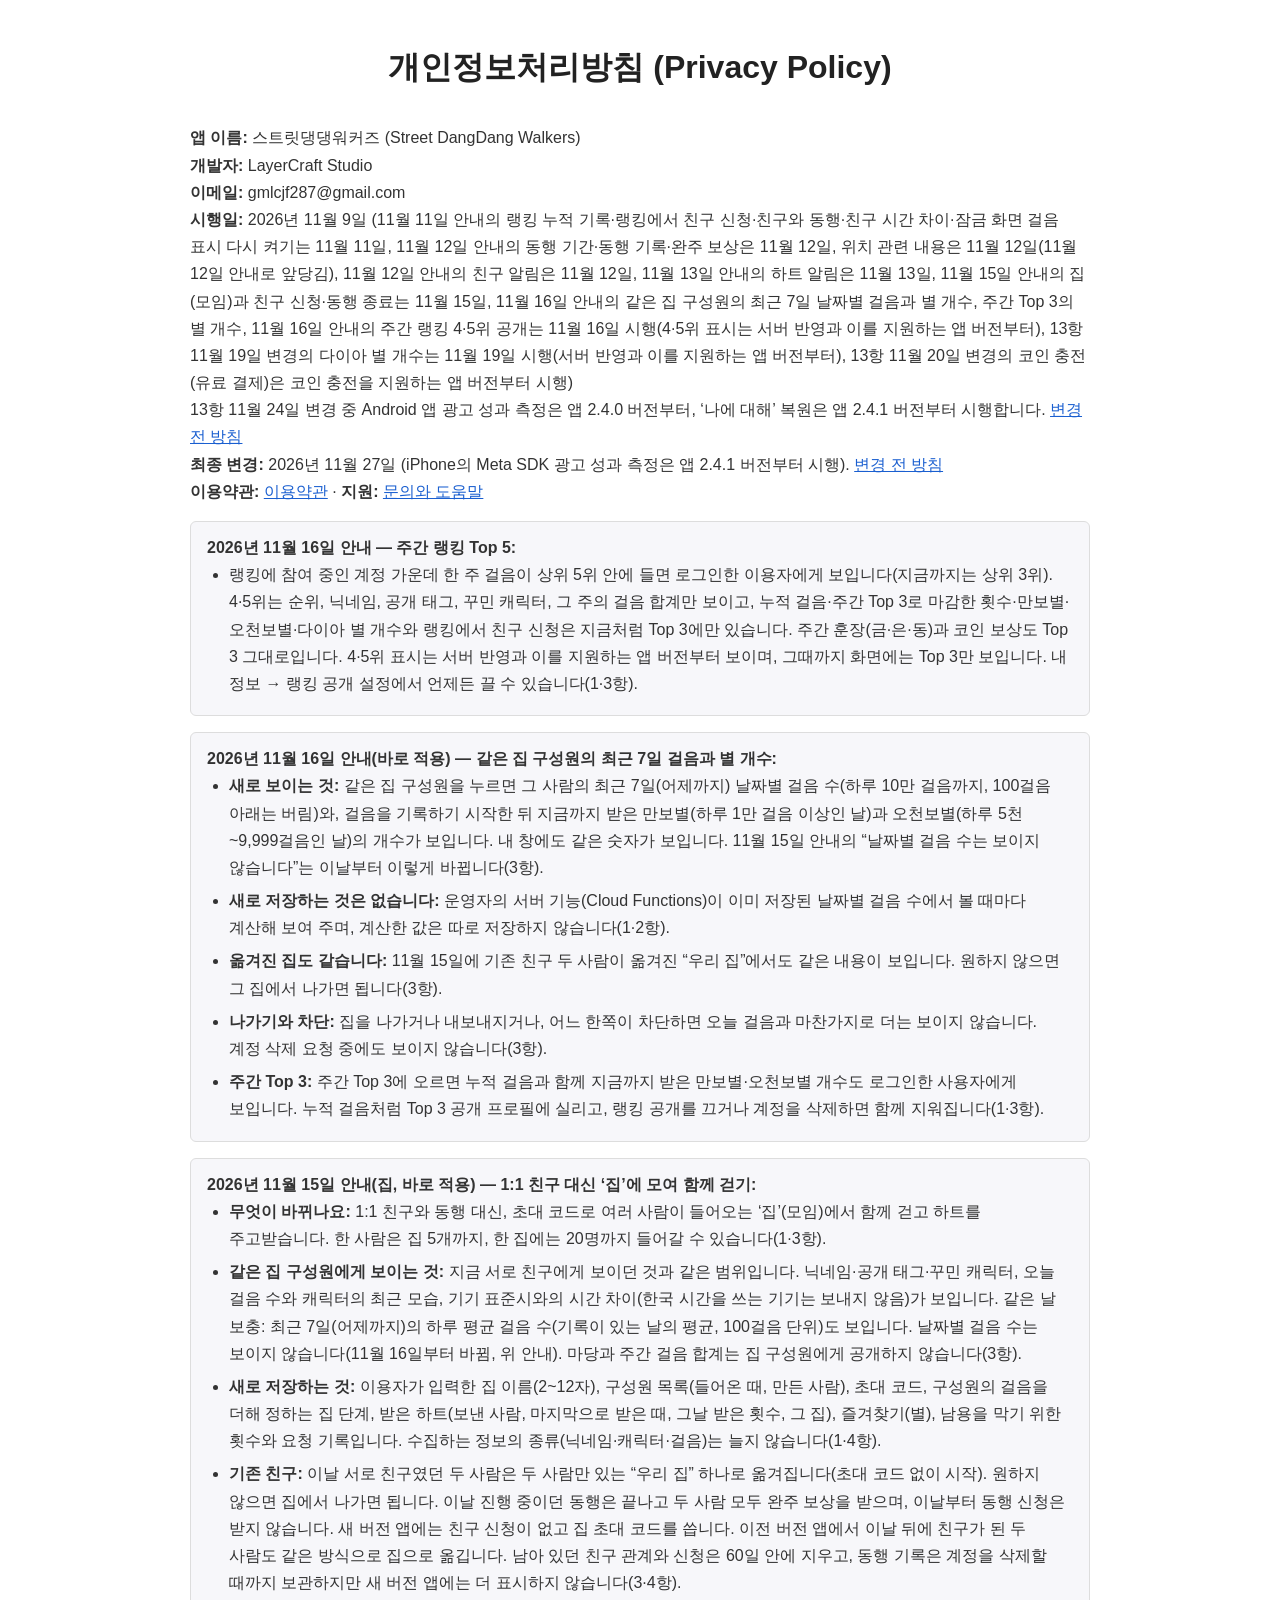
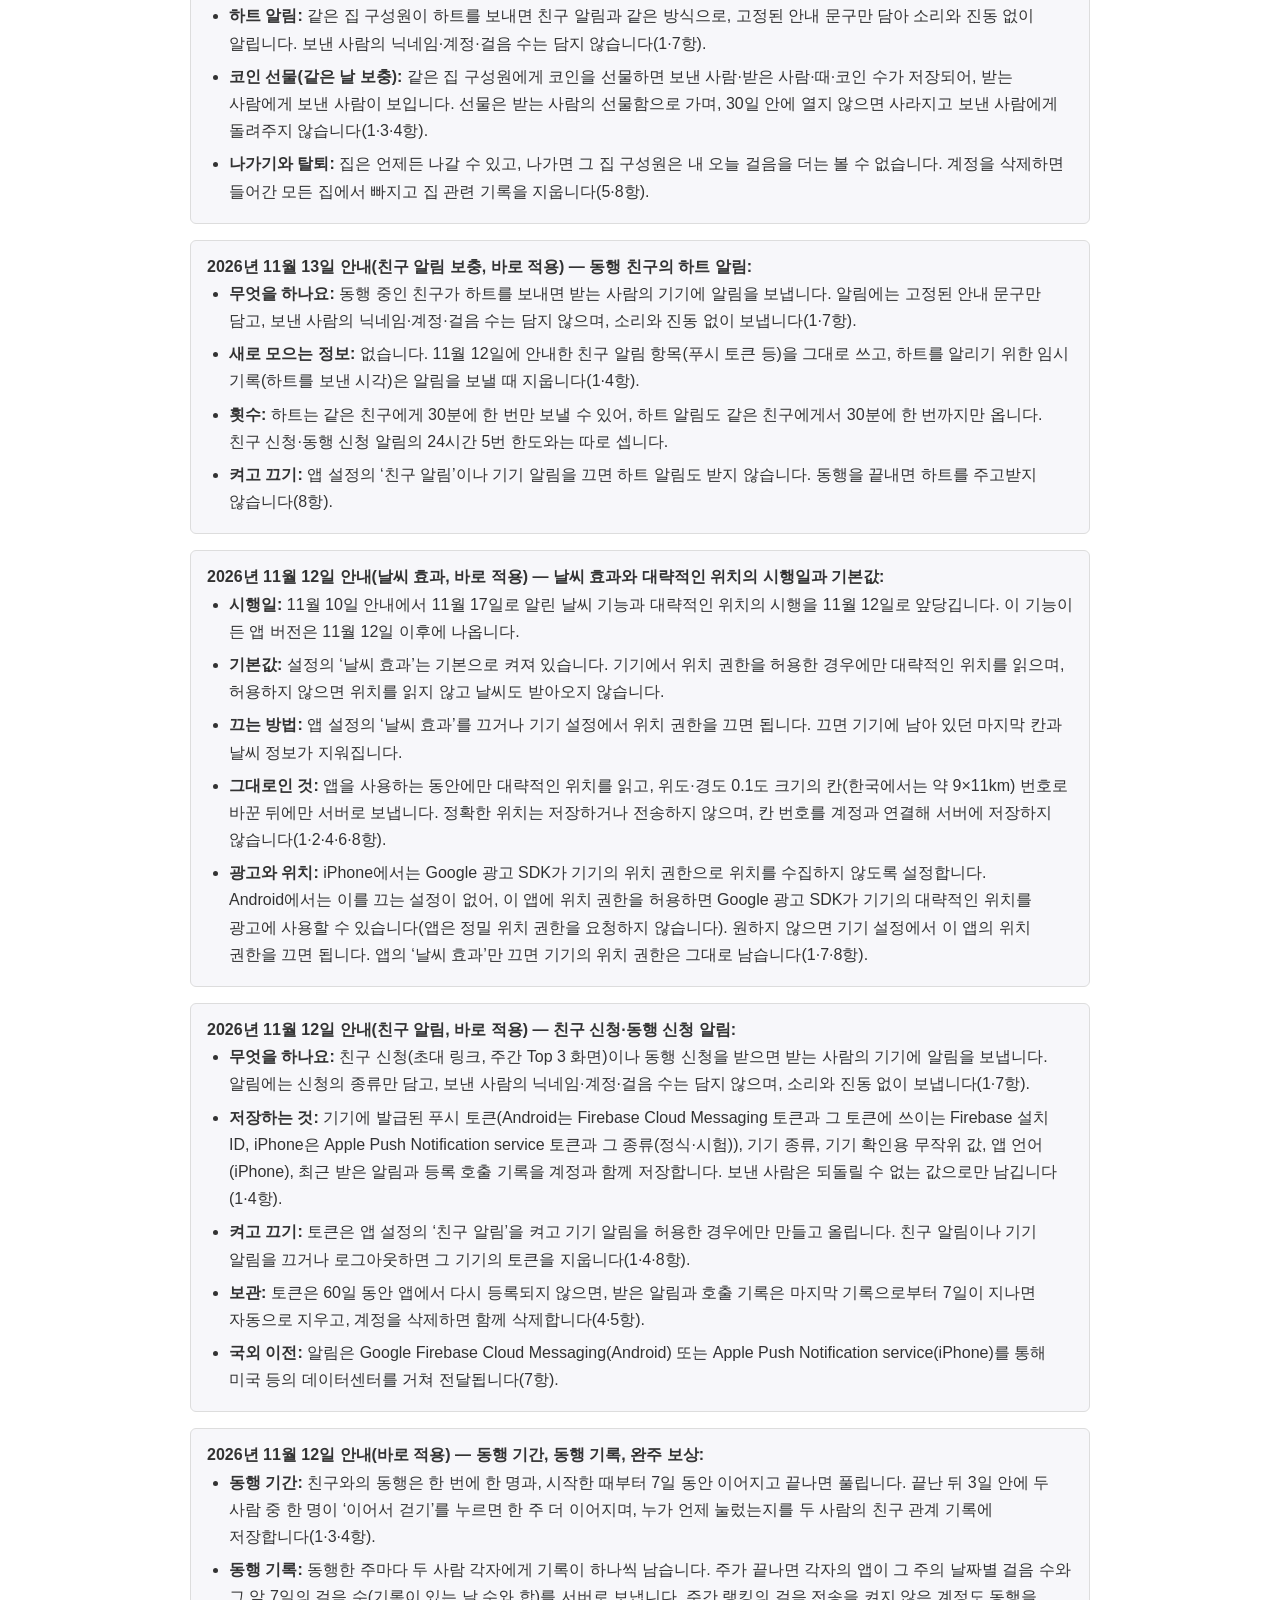
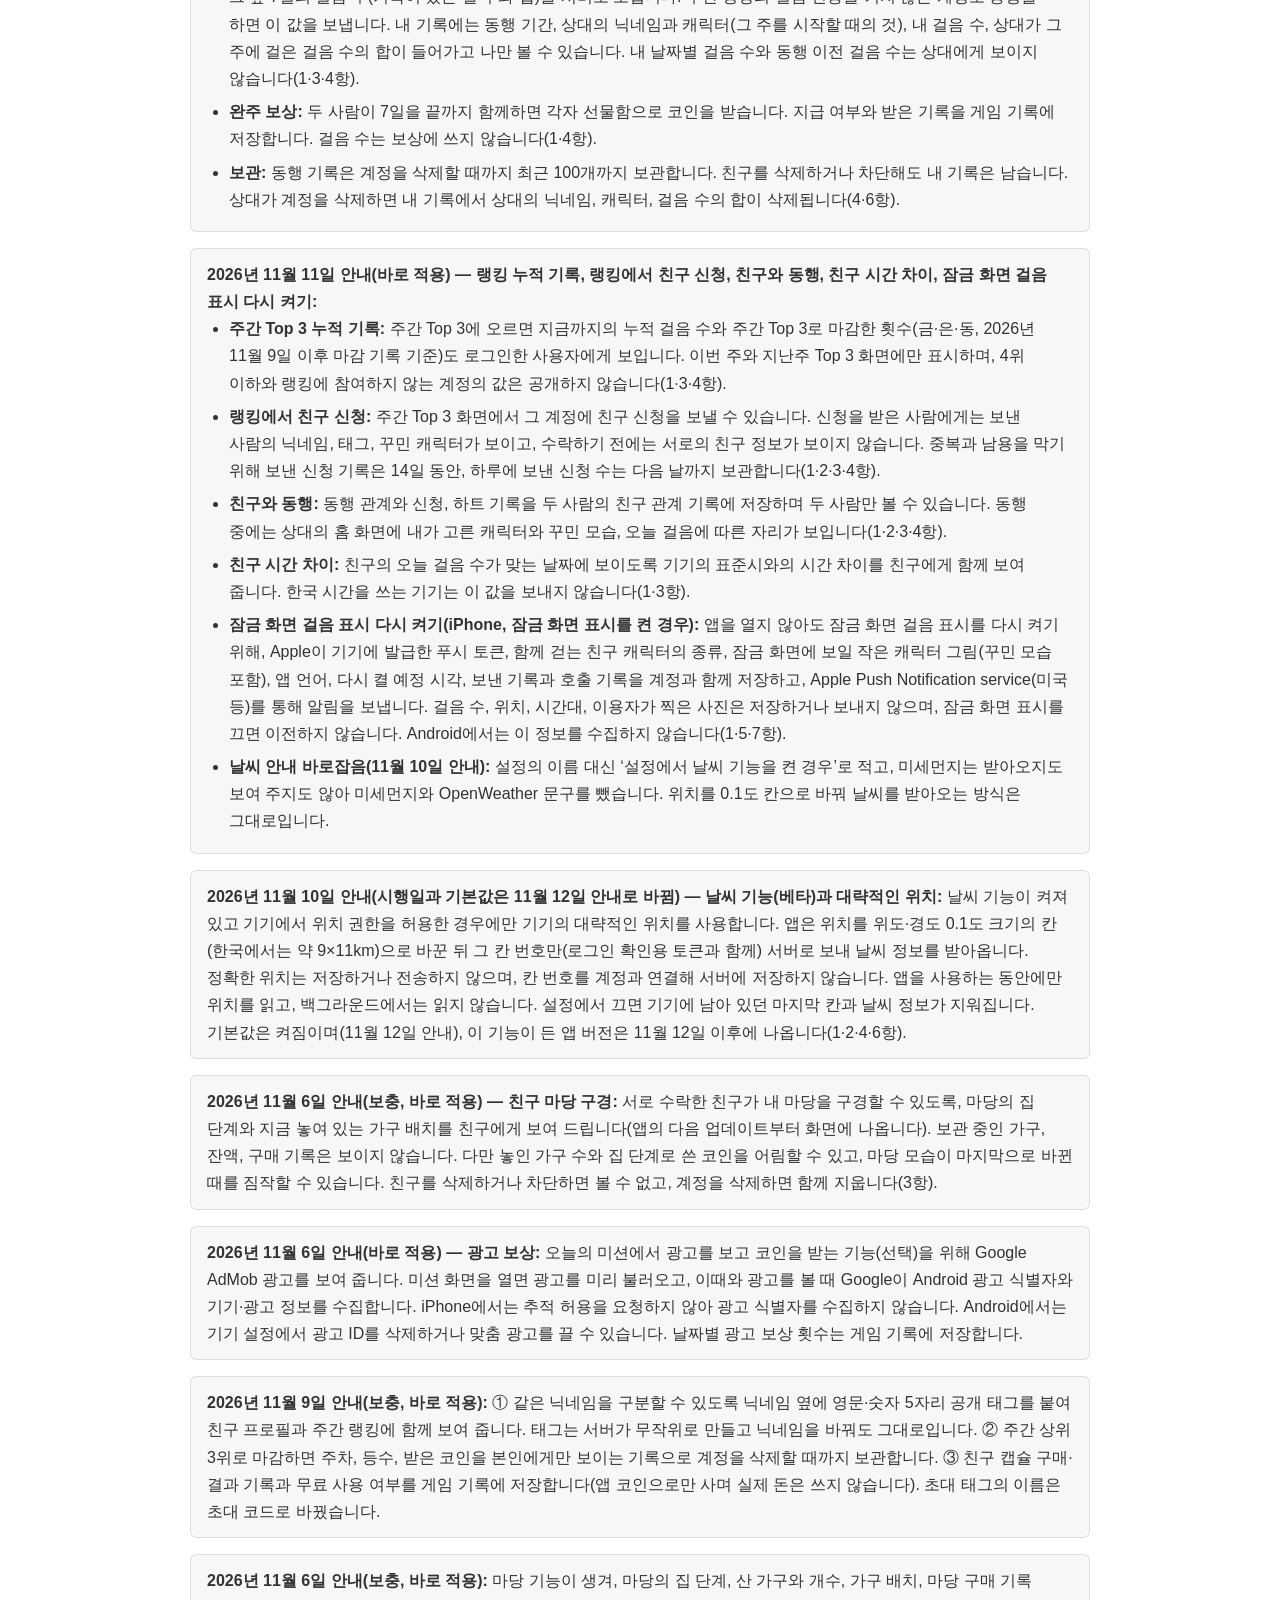
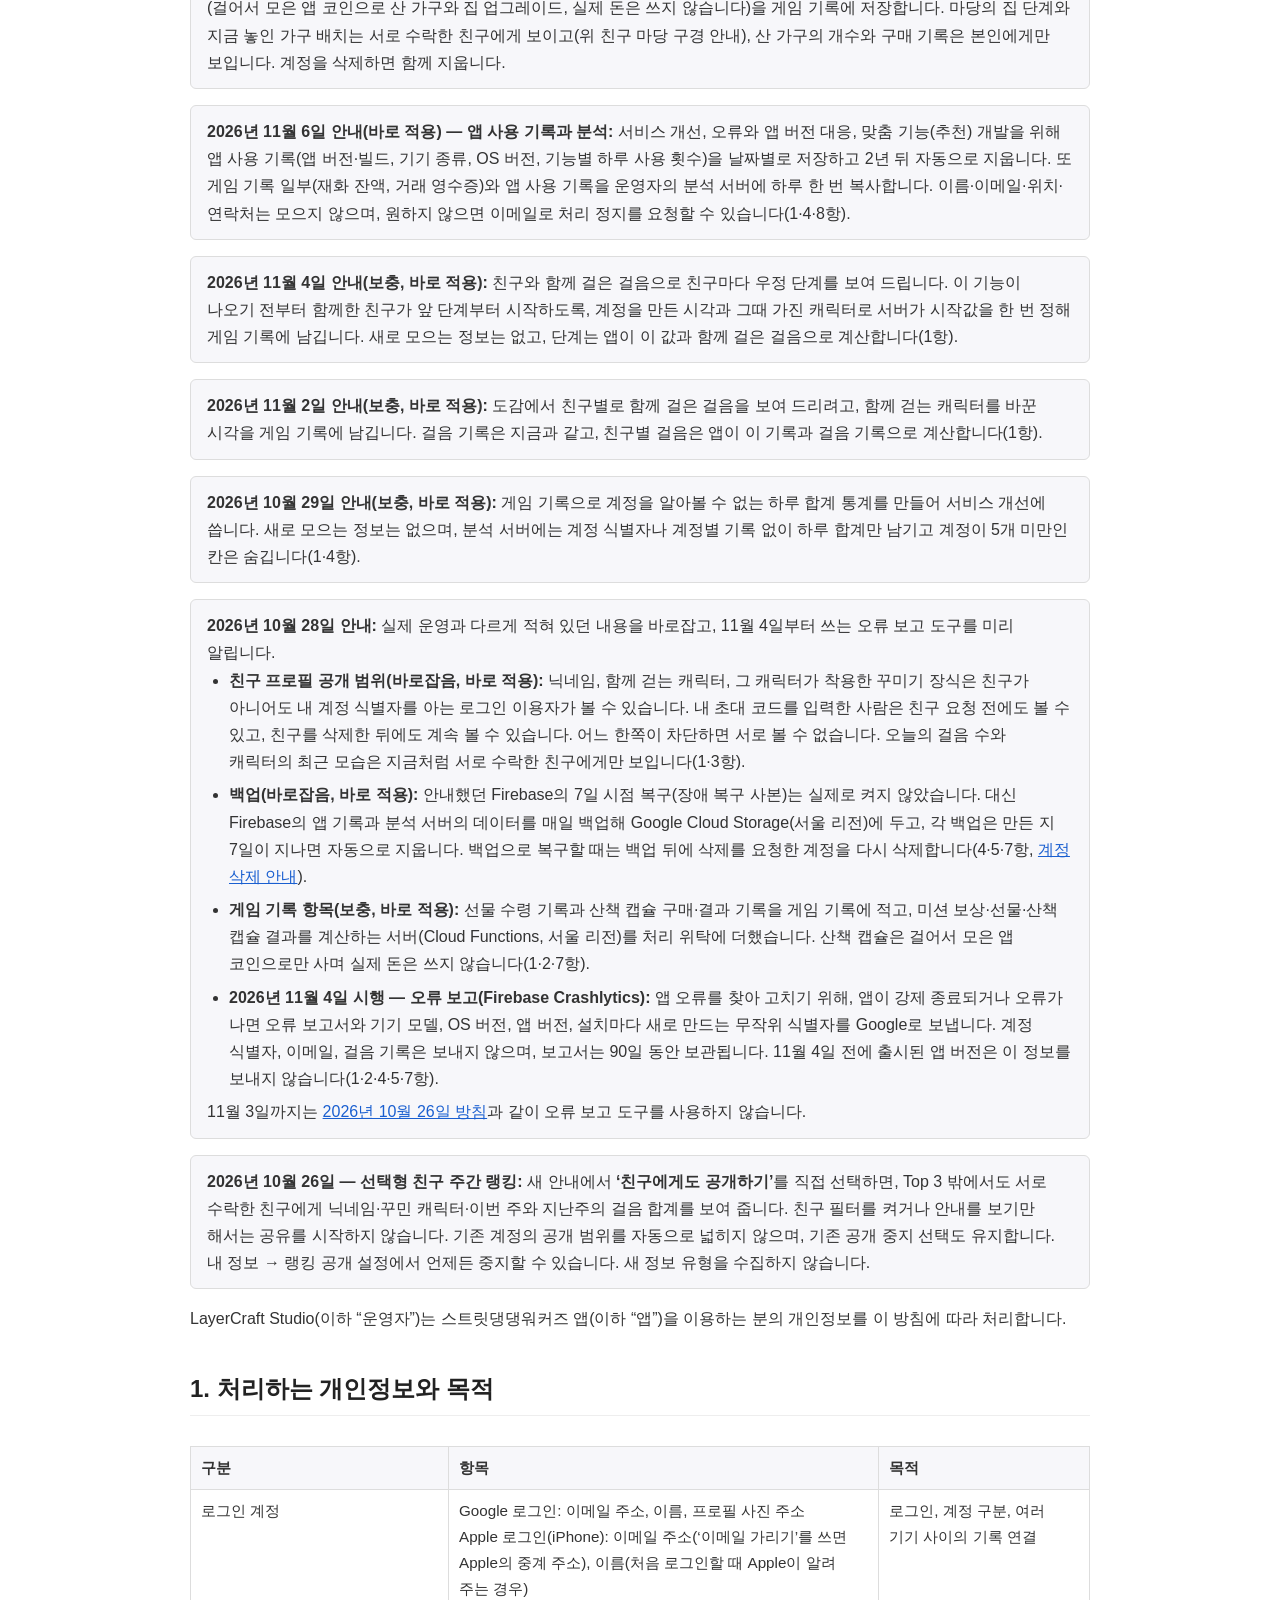
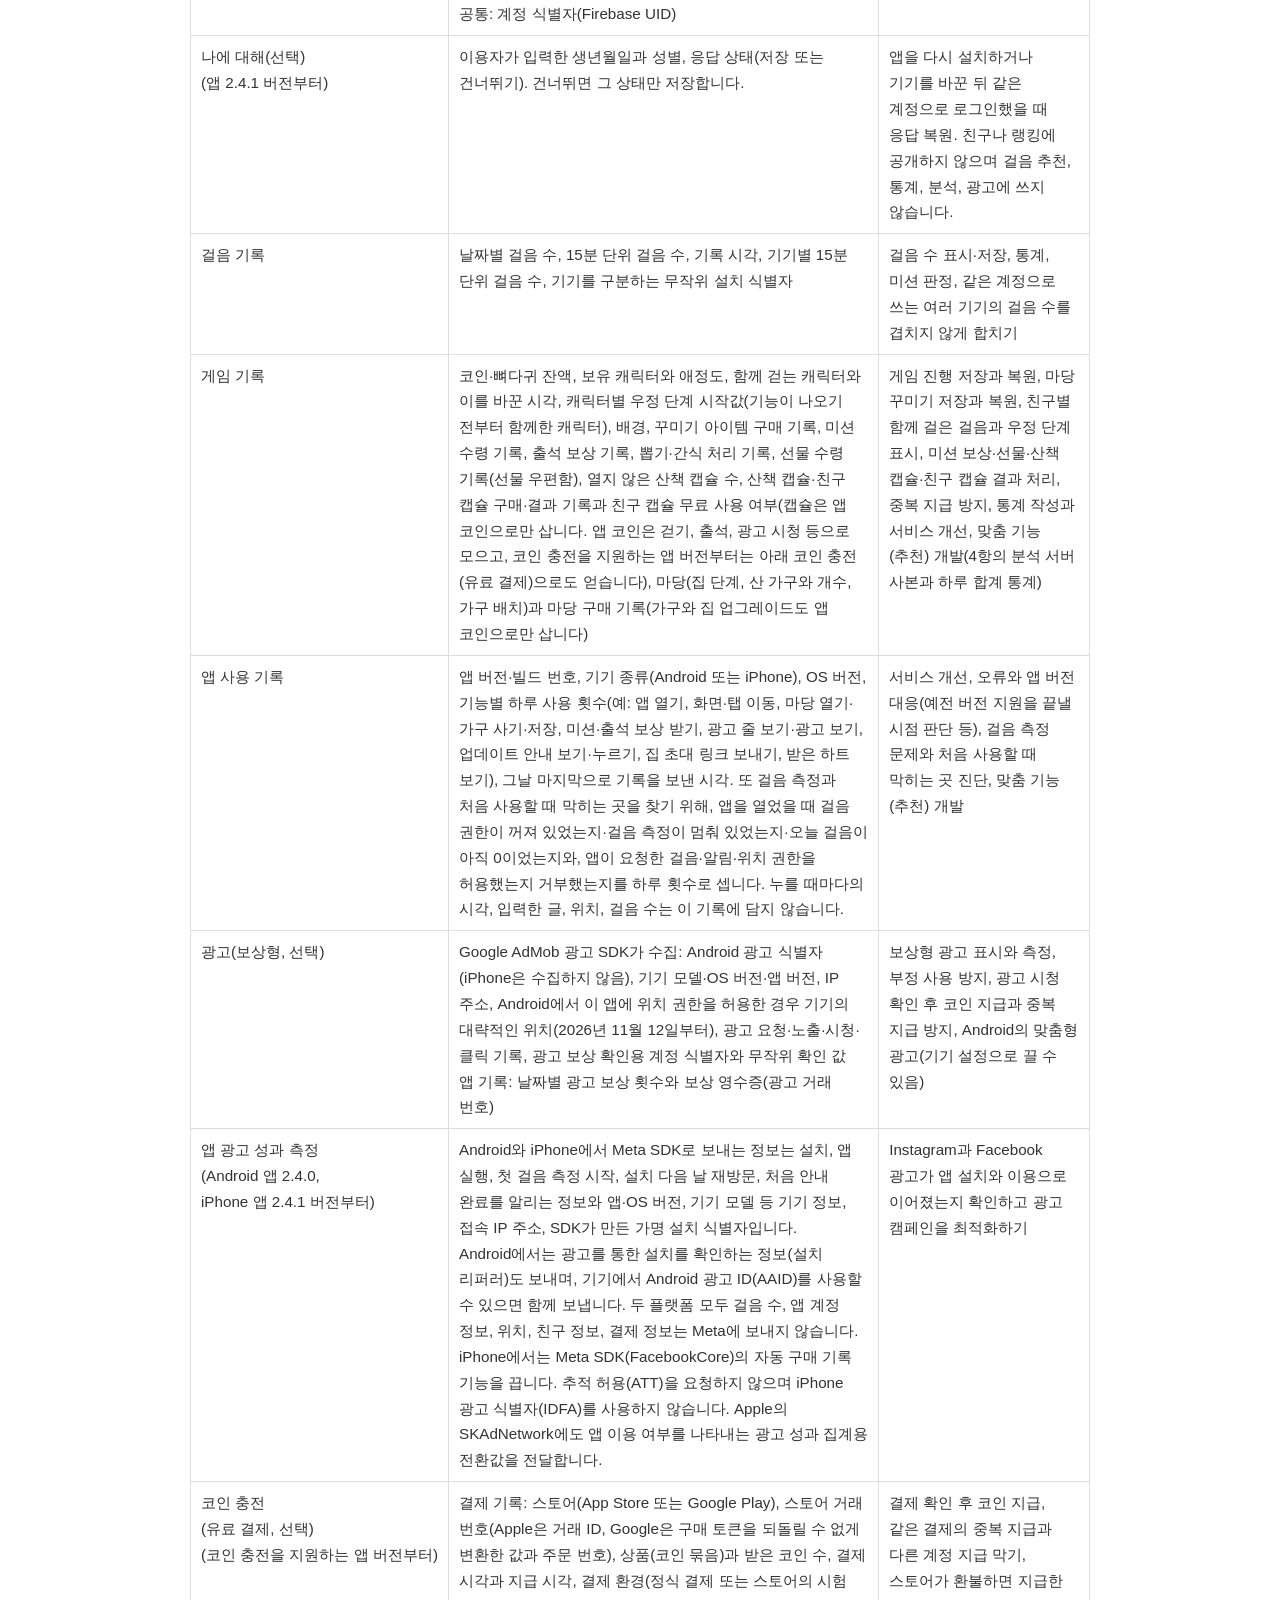
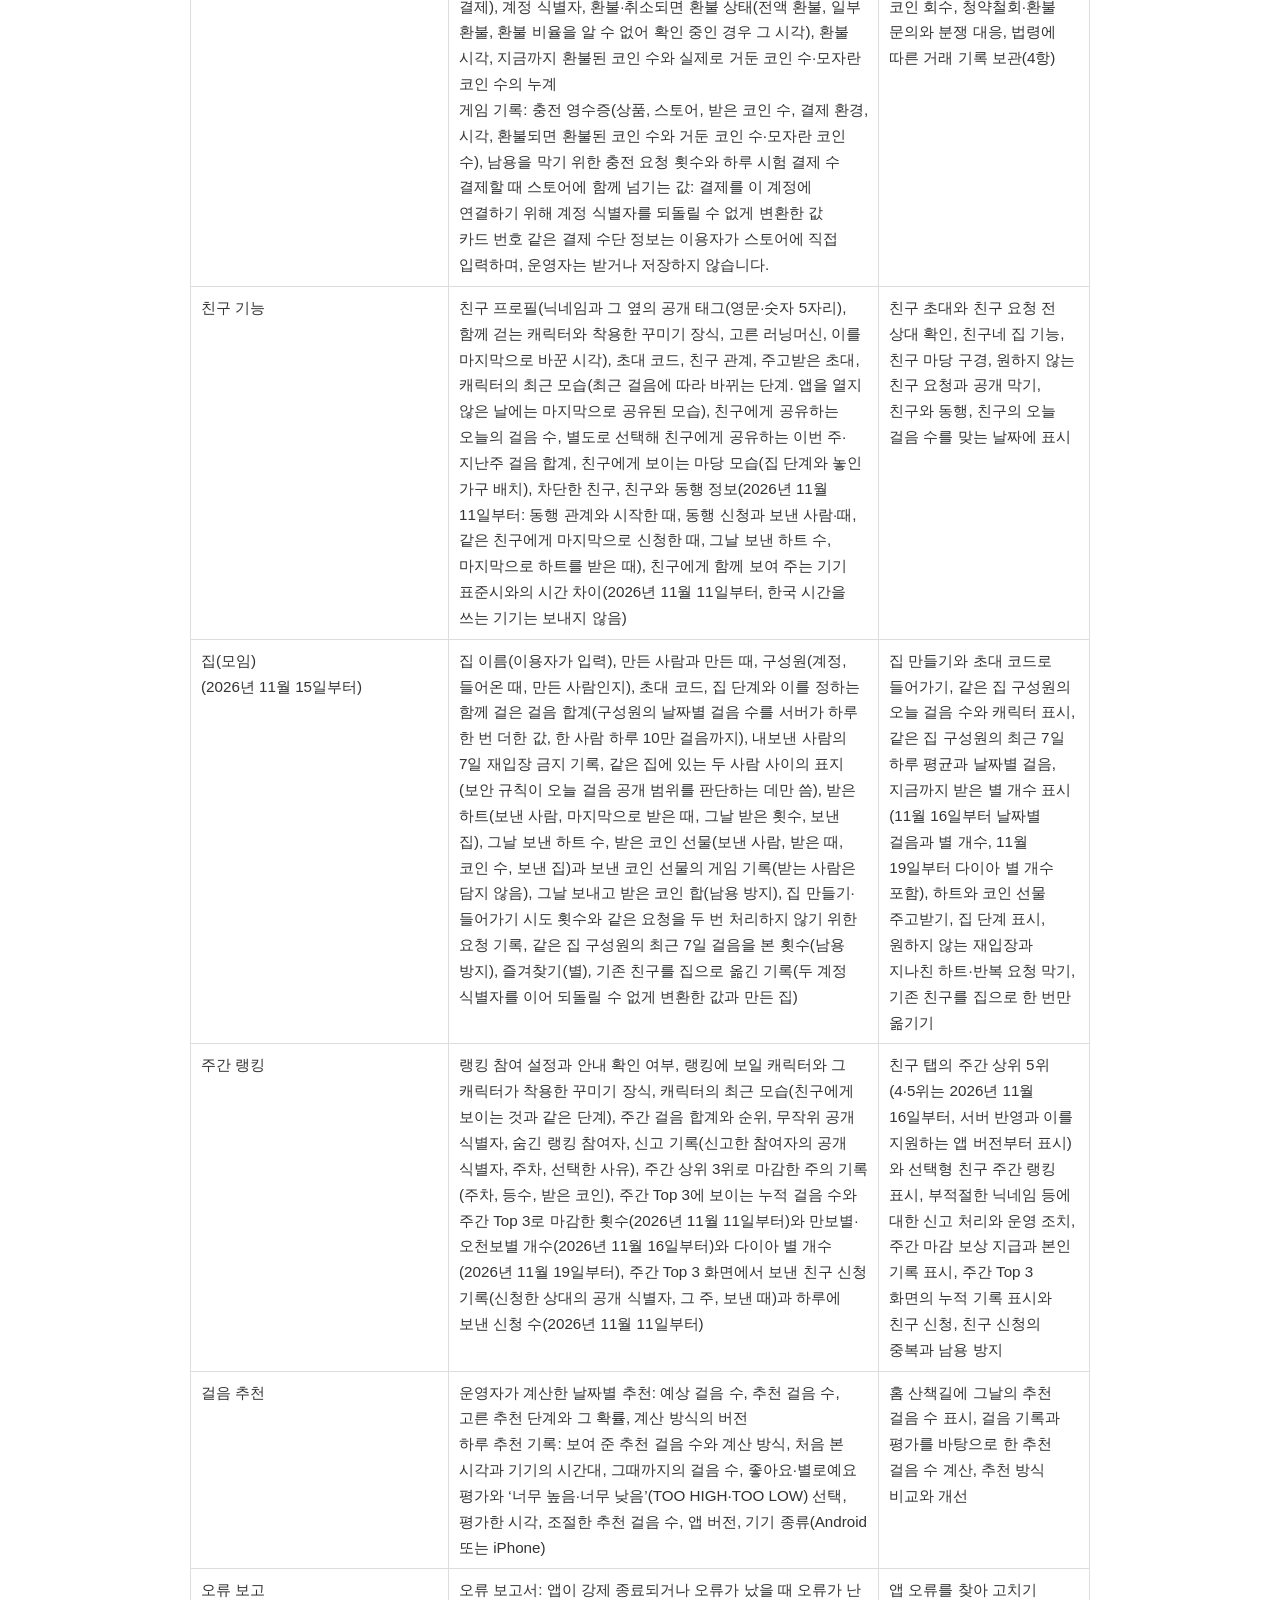
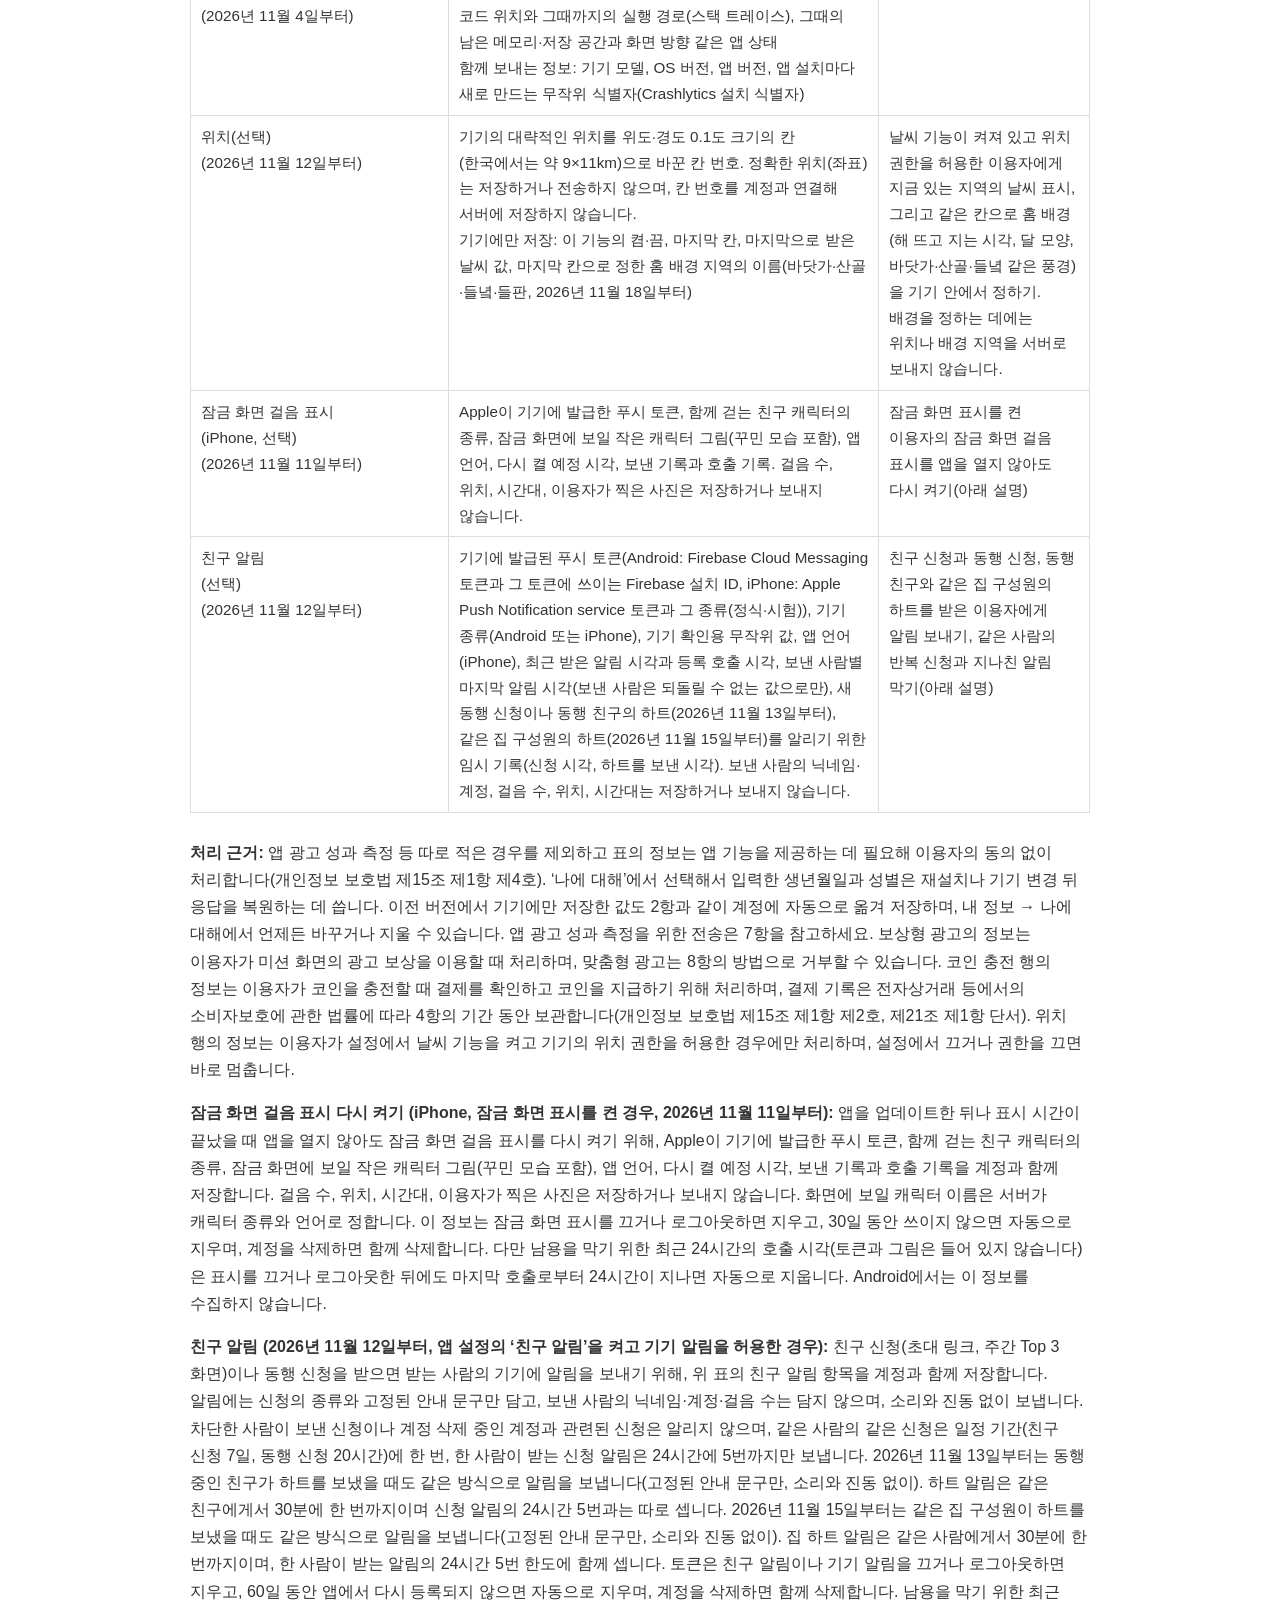
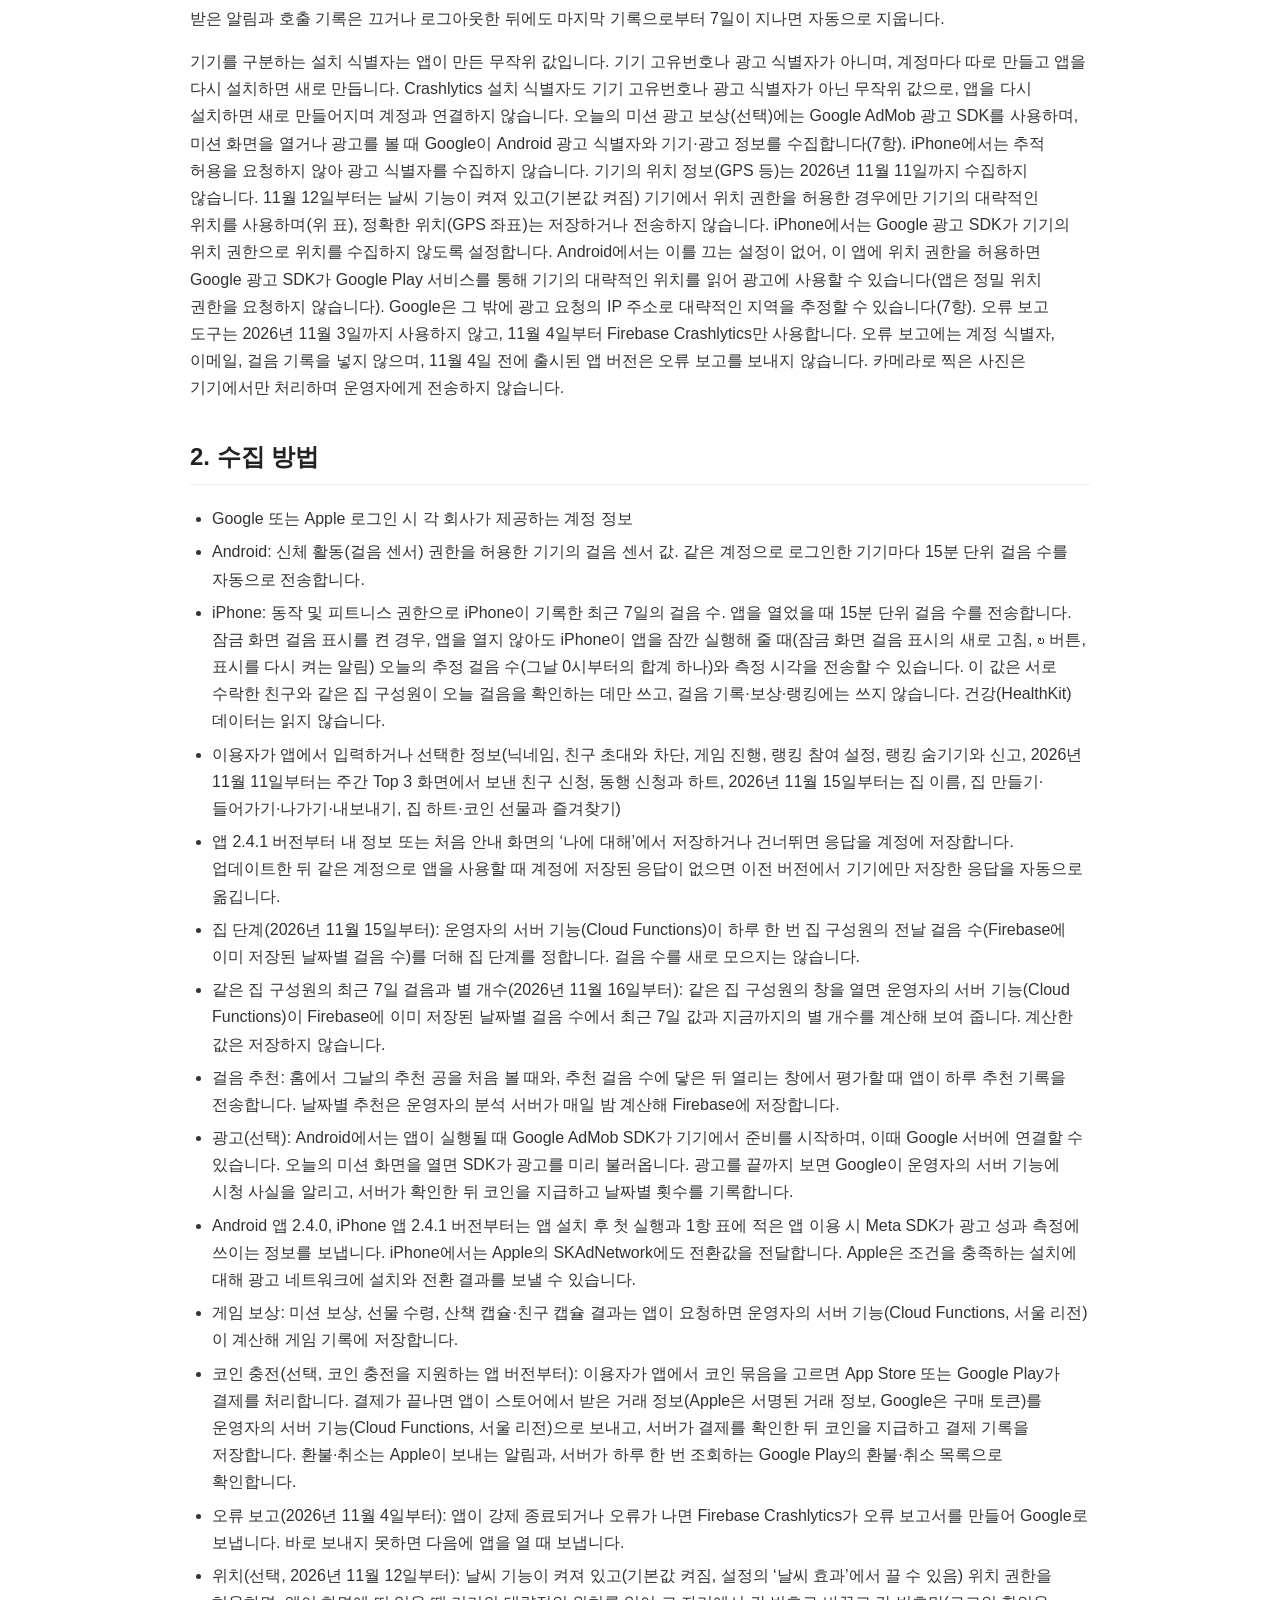
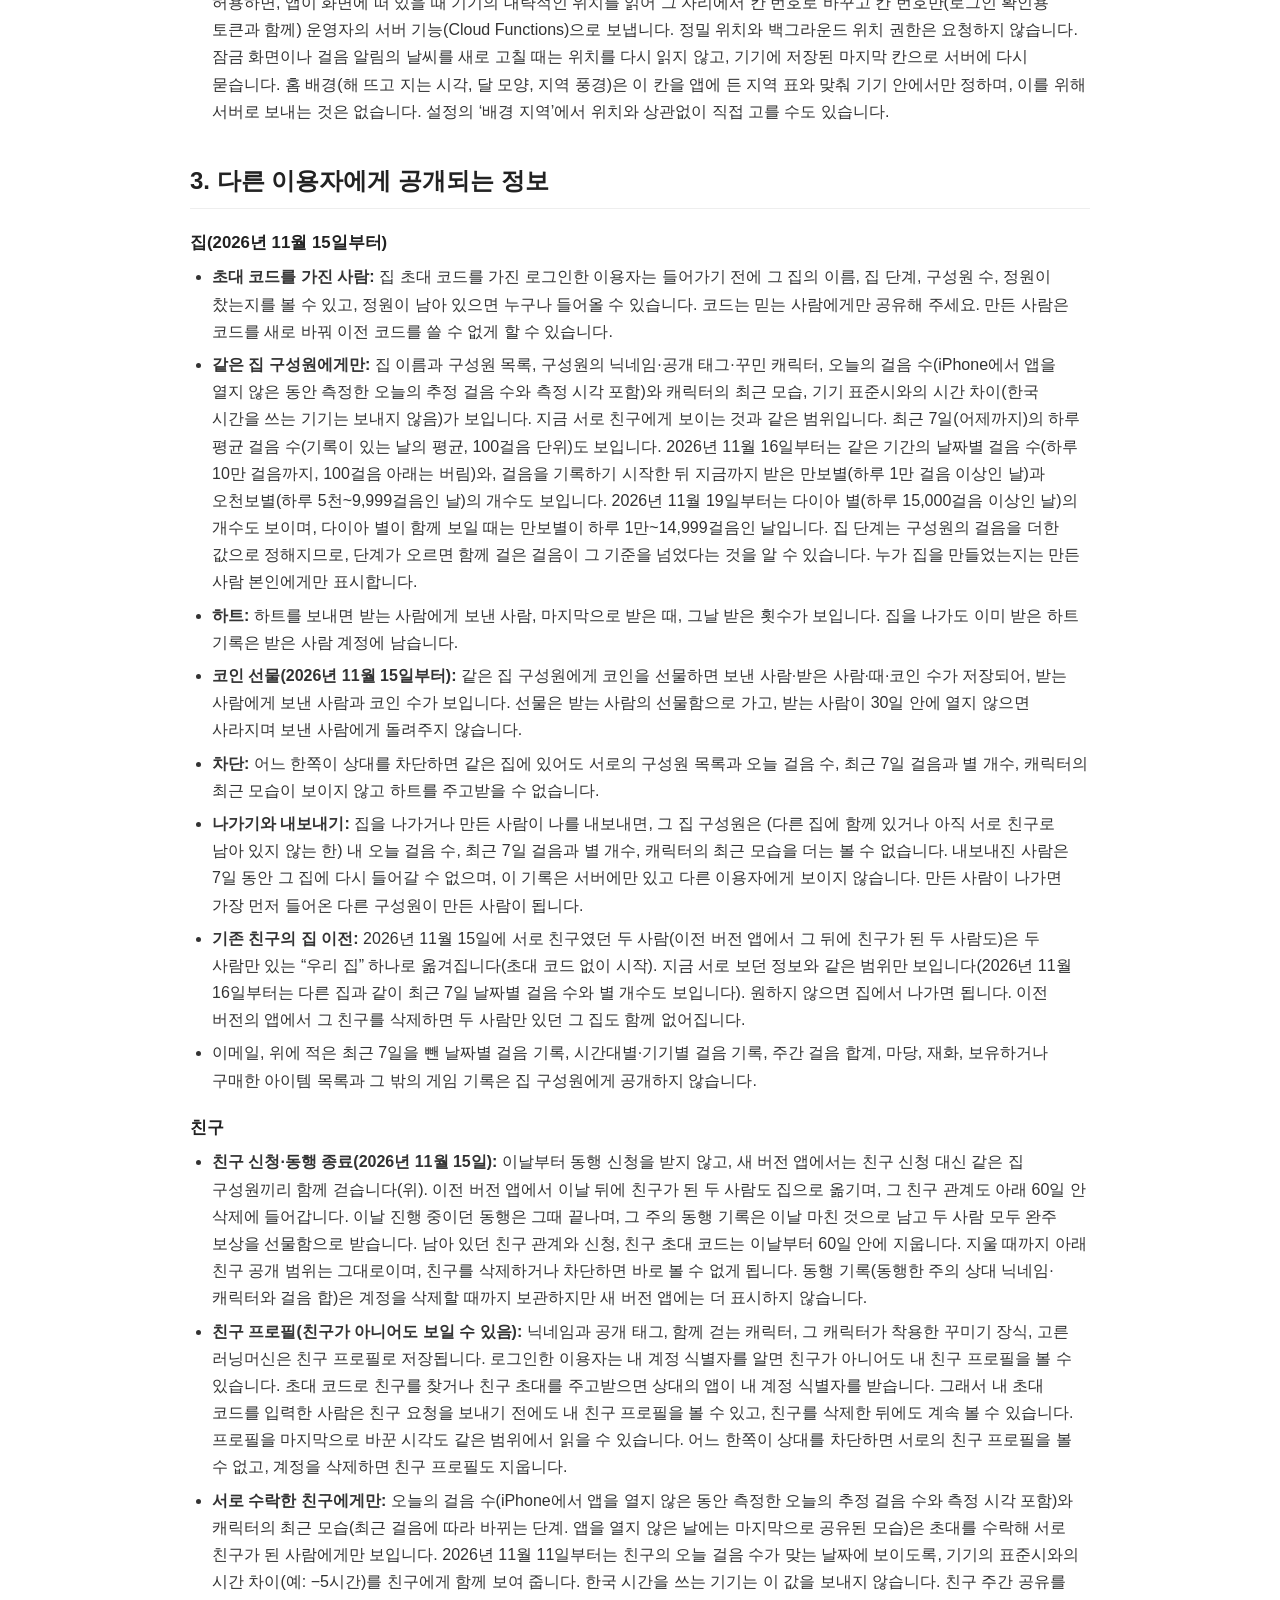
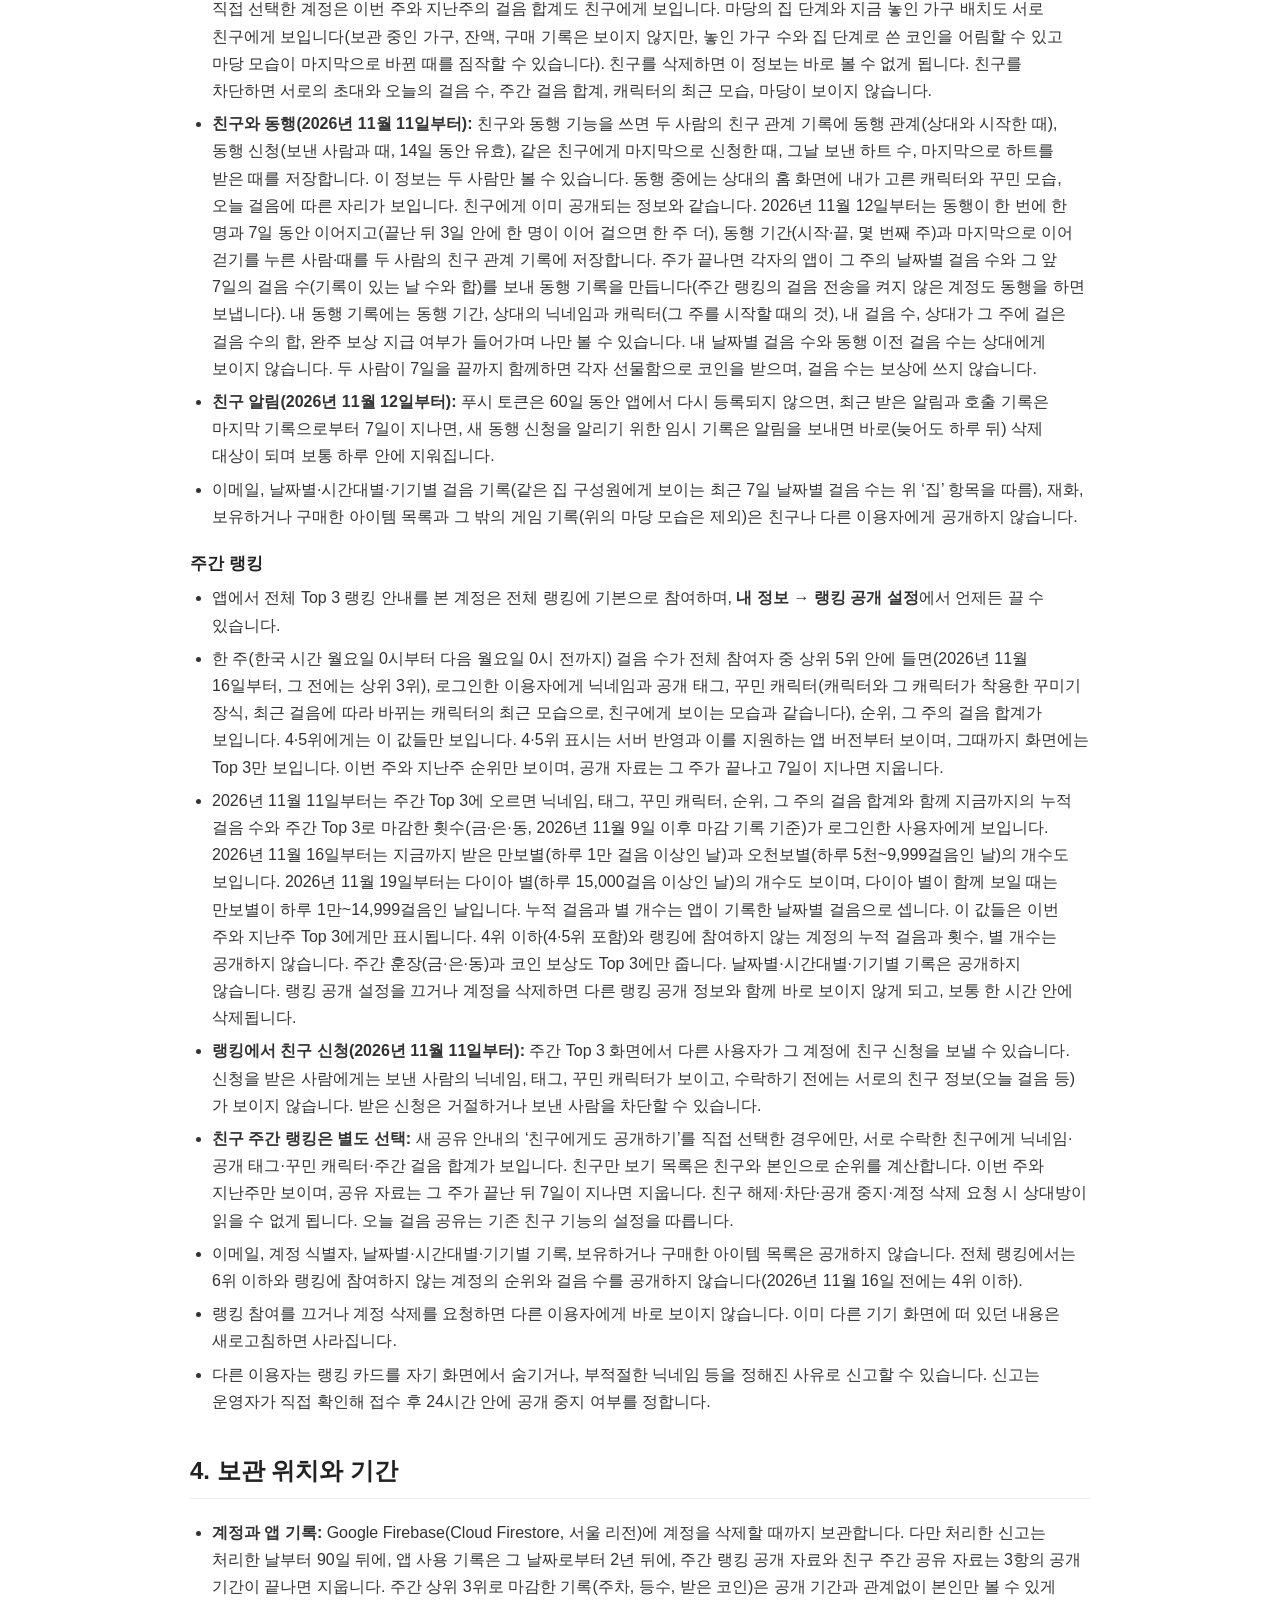
<file: index.html>
<!DOCTYPE html>
<html lang="ko">
<head>
  <meta charset="UTF-8">
  <meta name="viewport" content="width=device-width, initial-scale=1.0">
  <title>개인정보처리방침 - 스트릿댕댕워커즈</title>
  <style>
    body {
      font-family: "Apple SD Gothic Neo", "Malgun Gothic", "Helvetica", "Arial", sans-serif;
      line-height: 1.7;
      max-width: 900px;
      margin: 40px auto;
      padding: 0 20px;
      color: #333;
      background: #fff;
      word-break: keep-all;
      overflow-wrap: anywhere;
    }
    h1 { color: #222; text-align: center; margin-bottom: 30px; }
    h2 { color: #222; margin-top: 36px; border-bottom: 1px solid #eee; padding-bottom: 6px; }
    h3 { color: #222; margin: 20px 0 6px; font-size: 1.05em; }
    ul, ol { margin: 0; padding-left: 22px; }
    li { margin-bottom: 6px; }
    table { border-collapse: collapse; width: 100%; margin: 10px 0; font-size: 0.95em; }
    th, td { border: 1px solid #ddd; padding: 8px 10px; text-align: left; vertical-align: top; }
    th { background: #f7f7fa; }
    th:first-child, td:first-child { white-space: nowrap; }
    .scroll { overflow-x: auto; }
    .notice { background: #f7f7fa; border: 1px solid #ddd; border-radius: 6px; padding: 12px 16px; margin: 16px 0; }
    a { color: #1a5fd0; }
  </style>
</head>
<body>
  <h1>개인정보처리방침 (Privacy Policy)</h1>

  <p><strong>앱 이름:</strong> 스트릿댕댕워커즈 (Street DangDang Walkers)<br>
     <strong>개발자:</strong> LayerCraft Studio<br>
     <strong>이메일:</strong> gmlcjf287@gmail.com<br>
     <strong>시행일:</strong> 2026년 11월 9일 (11월 11일 안내의 랭킹 누적 기록·랭킹에서 친구 신청·친구와 동행·친구 시간 차이·잠금 화면 걸음 표시 다시 켜기는 11월 11일, 11월 12일 안내의 동행 기간·동행 기록·완주 보상은 11월 12일, 위치 관련 내용은 11월 12일(11월 12일 안내로 앞당김), 11월 12일 안내의 친구 알림은 11월 12일, 11월 13일 안내의 하트 알림은 11월 13일, 11월 15일 안내의 집(모임)과 친구 신청·동행 종료는 11월 15일, 11월 16일 안내의 같은 집 구성원의 최근 7일 날짜별 걸음과 별 개수, 주간 Top 3의 별 개수, 11월 16일 안내의 주간 랭킹 4·5위 공개는 11월 16일 시행(4·5위 표시는 서버 반영과 이를 지원하는 앱 버전부터), 13항 11월 19일 변경의 다이아 별 개수는 11월 19일 시행(서버 반영과 이를 지원하는 앱 버전부터), 13항 11월 20일 변경의 코인 충전(유료 결제)은 코인 충전을 지원하는 앱 버전부터 시행)<br>
     13항 11월 24일 변경 중 Android 앱 광고 성과 측정은 앱 2.4.0 버전부터, ‘나에 대해’ 복원은 앱 2.4.1 버전부터 시행합니다. <a href="privacy-2026-11-24.html">변경 전 방침</a><br>
     <strong>최종 변경:</strong> 2026년 11월 27일 (iPhone의 Meta SDK 광고 성과 측정은 앱 2.4.1 버전부터 시행). <a href="privacy-2026-11-27.html">변경 전 방침</a><br>
     <strong>이용약관:</strong> <a href="terms.html">이용약관</a> · <strong>지원:</strong> <a href="support.html">문의와 도움말</a>
  </p>

  <div class="notice">
    <strong>2026년 11월 16일 안내 — 주간 랭킹 Top 5:</strong>
    <ul>
      <li>랭킹에 참여 중인 계정 가운데 한 주 걸음이 상위 5위 안에 들면 로그인한 이용자에게 보입니다(지금까지는 상위 3위). 4·5위는 순위, 닉네임, 공개 태그, 꾸민 캐릭터, 그 주의 걸음 합계만 보이고, 누적 걸음·주간 Top 3로 마감한 횟수·만보별·오천보별·다이아 별 개수와 랭킹에서 친구 신청은 지금처럼 Top 3에만 있습니다. 주간 훈장(금·은·동)과 코인 보상도 Top 3 그대로입니다. 4·5위 표시는 서버 반영과 이를 지원하는 앱 버전부터 보이며, 그때까지 화면에는 Top 3만 보입니다. 내 정보 → 랭킹 공개 설정에서 언제든 끌 수 있습니다(1·3항).</li>
    </ul>
  </div>

  <div class="notice">
    <strong>2026년 11월 16일 안내(바로 적용) — 같은 집 구성원의 최근 7일 걸음과 별 개수:</strong>
    <ul>
      <li><strong>새로 보이는 것:</strong> 같은 집 구성원을 누르면 그 사람의 최근 7일(어제까지) 날짜별 걸음 수(하루 10만 걸음까지, 100걸음 아래는 버림)와, 걸음을 기록하기 시작한 뒤 지금까지 받은 만보별(하루 1만 걸음 이상인 날)과 오천보별(하루 5천~9,999걸음인 날)의 개수가 보입니다. 내 창에도 같은 숫자가 보입니다. 11월 15일 안내의 “날짜별 걸음 수는 보이지 않습니다”는 이날부터 이렇게 바뀝니다(3항).</li>
      <li><strong>새로 저장하는 것은 없습니다:</strong> 운영자의 서버 기능(Cloud Functions)이 이미 저장된 날짜별 걸음 수에서 볼 때마다 계산해 보여 주며, 계산한 값은 따로 저장하지 않습니다(1·2항).</li>
      <li><strong>옮겨진 집도 같습니다:</strong> 11월 15일에 기존 친구 두 사람이 옮겨진 “우리 집”에서도 같은 내용이 보입니다. 원하지 않으면 그 집에서 나가면 됩니다(3항).</li>
      <li><strong>나가기와 차단:</strong> 집을 나가거나 내보내지거나, 어느 한쪽이 차단하면 오늘 걸음과 마찬가지로 더는 보이지 않습니다. 계정 삭제 요청 중에도 보이지 않습니다(3항).</li>
      <li><strong>주간 Top 3:</strong> 주간 Top 3에 오르면 누적 걸음과 함께 지금까지 받은 만보별·오천보별 개수도 로그인한 사용자에게 보입니다. 누적 걸음처럼 Top 3 공개 프로필에 실리고, 랭킹 공개를 끄거나 계정을 삭제하면 함께 지워집니다(1·3항).</li>
    </ul>
  </div>

  <div class="notice">
    <strong>2026년 11월 15일 안내(집, 바로 적용) — 1:1 친구 대신 ‘집’에 모여 함께 걷기:</strong>
    <ul>
      <li><strong>무엇이 바뀌나요:</strong> 1:1 친구와 동행 대신, 초대 코드로 여러 사람이 들어오는 ‘집’(모임)에서 함께 걷고 하트를 주고받습니다. 한 사람은 집 5개까지, 한 집에는 20명까지 들어갈 수 있습니다(1·3항).</li>
      <li><strong>같은 집 구성원에게 보이는 것:</strong> 지금 서로 친구에게 보이던 것과 같은 범위입니다. 닉네임·공개 태그·꾸민 캐릭터, 오늘 걸음 수와 캐릭터의 최근 모습, 기기 표준시와의 시간 차이(한국 시간을 쓰는 기기는 보내지 않음)가 보입니다. 같은 날 보충: 최근 7일(어제까지)의 하루 평균 걸음 수(기록이 있는 날의 평균, 100걸음 단위)도 보입니다. 날짜별 걸음 수는 보이지 않습니다(11월 16일부터 바뀜, 위 안내). 마당과 주간 걸음 합계는 집 구성원에게 공개하지 않습니다(3항).</li>
      <li><strong>새로 저장하는 것:</strong> 이용자가 입력한 집 이름(2~12자), 구성원 목록(들어온 때, 만든 사람), 초대 코드, 구성원의 걸음을 더해 정하는 집 단계, 받은 하트(보낸 사람, 마지막으로 받은 때, 그날 받은 횟수, 그 집), 즐겨찾기(별), 남용을 막기 위한 횟수와 요청 기록입니다. 수집하는 정보의 종류(닉네임·캐릭터·걸음)는 늘지 않습니다(1·4항).</li>
      <li><strong>기존 친구:</strong> 이날 서로 친구였던 두 사람은 두 사람만 있는 “우리 집” 하나로 옮겨집니다(초대 코드 없이 시작). 원하지 않으면 집에서 나가면 됩니다. 이날 진행 중이던 동행은 끝나고 두 사람 모두 완주 보상을 받으며, 이날부터 동행 신청은 받지 않습니다. 새 버전 앱에는 친구 신청이 없고 집 초대 코드를 씁니다. 이전 버전 앱에서 이날 뒤에 친구가 된 두 사람도 같은 방식으로 집으로 옮깁니다. 남아 있던 친구 관계와 신청은 60일 안에 지우고, 동행 기록은 계정을 삭제할 때까지 보관하지만 새 버전 앱에는 더 표시하지 않습니다(3·4항).</li>
      <li><strong>하트 알림:</strong> 같은 집 구성원이 하트를 보내면 친구 알림과 같은 방식으로, 고정된 안내 문구만 담아 소리와 진동 없이 알립니다. 보낸 사람의 닉네임·계정·걸음 수는 담지 않습니다(1·7항).</li>
      <li><strong>코인 선물(같은 날 보충):</strong> 같은 집 구성원에게 코인을 선물하면 보낸 사람·받은 사람·때·코인 수가 저장되어, 받는 사람에게 보낸 사람이 보입니다. 선물은 받는 사람의 선물함으로 가며, 30일 안에 열지 않으면 사라지고 보낸 사람에게 돌려주지 않습니다(1·3·4항).</li>
      <li><strong>나가기와 탈퇴:</strong> 집은 언제든 나갈 수 있고, 나가면 그 집 구성원은 내 오늘 걸음을 더는 볼 수 없습니다. 계정을 삭제하면 들어간 모든 집에서 빠지고 집 관련 기록을 지웁니다(5·8항).</li>
    </ul>
  </div>

  <div class="notice">
    <strong>2026년 11월 13일 안내(친구 알림 보충, 바로 적용) — 동행 친구의 하트 알림:</strong>
    <ul>
      <li><strong>무엇을 하나요:</strong> 동행 중인 친구가 하트를 보내면 받는 사람의 기기에 알림을 보냅니다. 알림에는 고정된 안내 문구만 담고, 보낸 사람의 닉네임·계정·걸음 수는 담지 않으며, 소리와 진동 없이 보냅니다(1·7항).</li>
      <li><strong>새로 모으는 정보:</strong> 없습니다. 11월 12일에 안내한 친구 알림 항목(푸시 토큰 등)을 그대로 쓰고, 하트를 알리기 위한 임시 기록(하트를 보낸 시각)은 알림을 보낼 때 지웁니다(1·4항).</li>
      <li><strong>횟수:</strong> 하트는 같은 친구에게 30분에 한 번만 보낼 수 있어, 하트 알림도 같은 친구에게서 30분에 한 번까지만 옵니다. 친구 신청·동행 신청 알림의 24시간 5번 한도와는 따로 셉니다.</li>
      <li><strong>켜고 끄기:</strong> 앱 설정의 ‘친구 알림’이나 기기 알림을 끄면 하트 알림도 받지 않습니다. 동행을 끝내면 하트를 주고받지 않습니다(8항).</li>
    </ul>
  </div>

  <div class="notice">
    <strong>2026년 11월 12일 안내(날씨 효과, 바로 적용) — 날씨 효과와 대략적인 위치의 시행일과 기본값:</strong>
    <ul>
      <li><strong>시행일:</strong> 11월 10일 안내에서 11월 17일로 알린 날씨 기능과 대략적인 위치의 시행을 11월 12일로 앞당깁니다. 이 기능이 든 앱 버전은 11월 12일 이후에 나옵니다.</li>
      <li><strong>기본값:</strong> 설정의 ‘날씨 효과’는 기본으로 켜져 있습니다. 기기에서 위치 권한을 허용한 경우에만 대략적인 위치를 읽으며, 허용하지 않으면 위치를 읽지 않고 날씨도 받아오지 않습니다.</li>
      <li><strong>끄는 방법:</strong> 앱 설정의 ‘날씨 효과’를 끄거나 기기 설정에서 위치 권한을 끄면 됩니다. 끄면 기기에 남아 있던 마지막 칸과 날씨 정보가 지워집니다.</li>
      <li><strong>그대로인 것:</strong> 앱을 사용하는 동안에만 대략적인 위치를 읽고, 위도·경도 0.1도 크기의 칸(한국에서는 약 9×11km) 번호로 바꾼 뒤에만 서버로 보냅니다. 정확한 위치는 저장하거나 전송하지 않으며, 칸 번호를 계정과 연결해 서버에 저장하지 않습니다(1·2·4·6·8항).</li>
      <li><strong>광고와 위치:</strong> iPhone에서는 Google 광고 SDK가 기기의 위치 권한으로 위치를 수집하지 않도록 설정합니다. Android에서는 이를 끄는 설정이 없어, 이 앱에 위치 권한을 허용하면 Google 광고 SDK가 기기의 대략적인 위치를 광고에 사용할 수 있습니다(앱은 정밀 위치 권한을 요청하지 않습니다). 원하지 않으면 기기 설정에서 이 앱의 위치 권한을 끄면 됩니다. 앱의 ‘날씨 효과’만 끄면 기기의 위치 권한은 그대로 남습니다(1·7·8항).</li>
    </ul>
  </div>

  <div class="notice">
    <strong>2026년 11월 12일 안내(친구 알림, 바로 적용) — 친구 신청·동행 신청 알림:</strong>
    <ul>
      <li><strong>무엇을 하나요:</strong> 친구 신청(초대 링크, 주간 Top 3 화면)이나 동행 신청을 받으면 받는 사람의 기기에 알림을 보냅니다. 알림에는 신청의 종류만 담고, 보낸 사람의 닉네임·계정·걸음 수는 담지 않으며, 소리와 진동 없이 보냅니다(1·7항).</li>
      <li><strong>저장하는 것:</strong> 기기에 발급된 푸시 토큰(Android는 Firebase Cloud Messaging 토큰과 그 토큰에 쓰이는 Firebase 설치 ID, iPhone은 Apple Push Notification service 토큰과 그 종류(정식·시험)), 기기 종류, 기기 확인용 무작위 값, 앱 언어(iPhone), 최근 받은 알림과 등록 호출 기록을 계정과 함께 저장합니다. 보낸 사람은 되돌릴 수 없는 값으로만 남깁니다(1·4항).</li>
      <li><strong>켜고 끄기:</strong> 토큰은 앱 설정의 ‘친구 알림’을 켜고 기기 알림을 허용한 경우에만 만들고 올립니다. 친구 알림이나 기기 알림을 끄거나 로그아웃하면 그 기기의 토큰을 지웁니다(1·4·8항).</li>
      <li><strong>보관:</strong> 토큰은 60일 동안 앱에서 다시 등록되지 않으면, 받은 알림과 호출 기록은 마지막 기록으로부터 7일이 지나면 자동으로 지우고, 계정을 삭제하면 함께 삭제합니다(4·5항).</li>
      <li><strong>국외 이전:</strong> 알림은 Google Firebase Cloud Messaging(Android) 또는 Apple Push Notification service(iPhone)를 통해 미국 등의 데이터센터를 거쳐 전달됩니다(7항).</li>
    </ul>
  </div>

  <div class="notice">
    <strong>2026년 11월 12일 안내(바로 적용) — 동행 기간, 동행 기록, 완주 보상:</strong>
    <ul>
      <li><strong>동행 기간:</strong> 친구와의 동행은 한 번에 한 명과, 시작한 때부터 7일 동안 이어지고 끝나면 풀립니다. 끝난 뒤 3일 안에 두 사람 중 한 명이 ‘이어서 걷기’를 누르면 한 주 더 이어지며, 누가 언제 눌렀는지를 두 사람의 친구 관계 기록에 저장합니다(1·3·4항).</li>
      <li><strong>동행 기록:</strong> 동행한 주마다 두 사람 각자에게 기록이 하나씩 남습니다. 주가 끝나면 각자의 앱이 그 주의 날짜별 걸음 수와 그 앞 7일의 걸음 수(기록이 있는 날 수와 합)를 서버로 보냅니다. 주간 랭킹의 걸음 전송을 켜지 않은 계정도 동행을 하면 이 값을 보냅니다. 내 기록에는 동행 기간, 상대의 닉네임과 캐릭터(그 주를 시작할 때의 것), 내 걸음 수, 상대가 그 주에 걸은 걸음 수의 합이 들어가고 나만 볼 수 있습니다. 내 날짜별 걸음 수와 동행 이전 걸음 수는 상대에게 보이지 않습니다(1·3·4항).</li>
      <li><strong>완주 보상:</strong> 두 사람이 7일을 끝까지 함께하면 각자 선물함으로 코인을 받습니다. 지급 여부와 받은 기록을 게임 기록에 저장합니다. 걸음 수는 보상에 쓰지 않습니다(1·4항).</li>
      <li><strong>보관:</strong> 동행 기록은 계정을 삭제할 때까지 최근 100개까지 보관합니다. 친구를 삭제하거나 차단해도 내 기록은 남습니다. 상대가 계정을 삭제하면 내 기록에서 상대의 닉네임, 캐릭터, 걸음 수의 합이 삭제됩니다(4·6항).</li>
    </ul>
  </div>

  <div class="notice">
    <strong>2026년 11월 11일 안내(바로 적용) — 랭킹 누적 기록, 랭킹에서 친구 신청, 친구와 동행, 친구 시간 차이, 잠금 화면 걸음 표시 다시 켜기:</strong>
    <ul>
      <li><strong>주간 Top 3 누적 기록:</strong> 주간 Top 3에 오르면 지금까지의 누적 걸음 수와 주간 Top 3로 마감한 횟수(금·은·동, 2026년 11월 9일 이후 마감 기록 기준)도 로그인한 사용자에게 보입니다. 이번 주와 지난주 Top 3 화면에만 표시하며, 4위 이하와 랭킹에 참여하지 않는 계정의 값은 공개하지 않습니다(1·3·4항).</li>
      <li><strong>랭킹에서 친구 신청:</strong> 주간 Top 3 화면에서 그 계정에 친구 신청을 보낼 수 있습니다. 신청을 받은 사람에게는 보낸 사람의 닉네임, 태그, 꾸민 캐릭터가 보이고, 수락하기 전에는 서로의 친구 정보가 보이지 않습니다. 중복과 남용을 막기 위해 보낸 신청 기록은 14일 동안, 하루에 보낸 신청 수는 다음 날까지 보관합니다(1·2·3·4항).</li>
      <li><strong>친구와 동행:</strong> 동행 관계와 신청, 하트 기록을 두 사람의 친구 관계 기록에 저장하며 두 사람만 볼 수 있습니다. 동행 중에는 상대의 홈 화면에 내가 고른 캐릭터와 꾸민 모습, 오늘 걸음에 따른 자리가 보입니다(1·2·3·4항).</li>
      <li><strong>친구 시간 차이:</strong> 친구의 오늘 걸음 수가 맞는 날짜에 보이도록 기기의 표준시와의 시간 차이를 친구에게 함께 보여 줍니다. 한국 시간을 쓰는 기기는 이 값을 보내지 않습니다(1·3항).</li>
      <li><strong>잠금 화면 걸음 표시 다시 켜기(iPhone, 잠금 화면 표시를 켠 경우):</strong> 앱을 열지 않아도 잠금 화면 걸음 표시를 다시 켜기 위해, Apple이 기기에 발급한 푸시 토큰, 함께 걷는 친구 캐릭터의 종류, 잠금 화면에 보일 작은 캐릭터 그림(꾸민 모습 포함), 앱 언어, 다시 켤 예정 시각, 보낸 기록과 호출 기록을 계정과 함께 저장하고, Apple Push Notification service(미국 등)를 통해 알림을 보냅니다. 걸음 수, 위치, 시간대, 이용자가 찍은 사진은 저장하거나 보내지 않으며, 잠금 화면 표시를 끄면 이전하지 않습니다. Android에서는 이 정보를 수집하지 않습니다(1·5·7항).</li>
      <li><strong>날씨 안내 바로잡음(11월 10일 안내):</strong> 설정의 이름 대신 ‘설정에서 날씨 기능을 켠 경우’로 적고, 미세먼지는 받아오지도 보여 주지도 않아 미세먼지와 OpenWeather 문구를 뺐습니다. 위치를 0.1도 칸으로 바꿔 날씨를 받아오는 방식은 그대로입니다.</li>
    </ul>
  </div>

  <div class="notice">
    <strong>2026년 11월 10일 안내(시행일과 기본값은 11월 12일 안내로 바뀜) — 날씨 기능(베타)과 대략적인 위치:</strong> 날씨 기능이 켜져 있고 기기에서 위치 권한을 허용한 경우에만 기기의 대략적인 위치를 사용합니다. 앱은 위치를 위도·경도 0.1도 크기의 칸(한국에서는 약 9×11km)으로 바꾼 뒤 그 칸 번호만(로그인 확인용 토큰과 함께) 서버로 보내 날씨 정보를 받아옵니다. 정확한 위치는 저장하거나 전송하지 않으며, 칸 번호를 계정과 연결해 서버에 저장하지 않습니다. 앱을 사용하는 동안에만 위치를 읽고, 백그라운드에서는 읽지 않습니다. 설정에서 끄면 기기에 남아 있던 마지막 칸과 날씨 정보가 지워집니다. 기본값은 켜짐이며(11월 12일 안내), 이 기능이 든 앱 버전은 11월 12일 이후에 나옵니다(1·2·4·6항).
  </div>

  <div class="notice">
    <strong>2026년 11월 6일 안내(보충, 바로 적용) — 친구 마당 구경:</strong> 서로 수락한 친구가 내 마당을 구경할 수 있도록, 마당의 집 단계와 지금 놓여 있는 가구 배치를 친구에게 보여 드립니다(앱의 다음 업데이트부터 화면에 나옵니다). 보관 중인 가구, 잔액, 구매 기록은 보이지 않습니다. 다만 놓인 가구 수와 집 단계로 쓴 코인을 어림할 수 있고, 마당 모습이 마지막으로 바뀐 때를 짐작할 수 있습니다. 친구를 삭제하거나 차단하면 볼 수 없고, 계정을 삭제하면 함께 지웁니다(3항).
  </div>

  <div class="notice">
    <strong>2026년 11월 6일 안내(바로 적용) — 광고 보상:</strong> 오늘의 미션에서 광고를 보고 코인을 받는 기능(선택)을 위해 Google AdMob 광고를 보여 줍니다. 미션 화면을 열면 광고를 미리 불러오고, 이때와 광고를 볼 때 Google이 Android 광고 식별자와 기기·광고 정보를 수집합니다. iPhone에서는 추적 허용을 요청하지 않아 광고 식별자를 수집하지 않습니다. Android에서는 기기 설정에서 광고 ID를 삭제하거나 맞춤 광고를 끌 수 있습니다. 날짜별 광고 보상 횟수는 게임 기록에 저장합니다.
  </div>

  <div class="notice">
    <strong>2026년 11월 9일 안내(보충, 바로 적용):</strong> ① 같은 닉네임을 구분할 수 있도록 닉네임 옆에 영문·숫자 5자리 공개 태그를 붙여 친구 프로필과 주간 랭킹에 함께 보여 줍니다. 태그는 서버가 무작위로 만들고 닉네임을 바꿔도 그대로입니다. ② 주간 상위 3위로 마감하면 주차, 등수, 받은 코인을 본인에게만 보이는 기록으로 계정을 삭제할 때까지 보관합니다. ③ 친구 캡슐 구매·결과 기록과 무료 사용 여부를 게임 기록에 저장합니다(앱 코인으로만 사며 실제 돈은 쓰지 않습니다). 초대 태그의 이름은 초대 코드로 바꿨습니다.
  </div>

  <div class="notice">
    <strong>2026년 11월 6일 안내(보충, 바로 적용):</strong> 마당 기능이 생겨, 마당의 집 단계, 산 가구와 개수, 가구 배치, 마당 구매 기록(걸어서 모은 앱 코인으로 산 가구와 집 업그레이드, 실제 돈은 쓰지 않습니다)을 게임 기록에 저장합니다. 마당의 집 단계와 지금 놓인 가구 배치는 서로 수락한 친구에게 보이고(위 친구 마당 구경 안내), 산 가구의 개수와 구매 기록은 본인에게만 보입니다. 계정을 삭제하면 함께 지웁니다.
  </div>

  <div class="notice">
    <strong>2026년 11월 6일 안내(바로 적용) — 앱 사용 기록과 분석:</strong> 서비스 개선, 오류와 앱 버전 대응, 맞춤 기능(추천) 개발을 위해 앱 사용 기록(앱 버전·빌드, 기기 종류, OS 버전, 기능별 하루 사용 횟수)을 날짜별로 저장하고 2년 뒤 자동으로 지웁니다. 또 게임 기록 일부(재화 잔액, 거래 영수증)와 앱 사용 기록을 운영자의 분석 서버에 하루 한 번 복사합니다. 이름·이메일·위치·연락처는 모으지 않으며, 원하지 않으면 이메일로 처리 정지를 요청할 수 있습니다(1·4·8항).
  </div>

  <div class="notice">
    <strong>2026년 11월 4일 안내(보충, 바로 적용):</strong> 친구와 함께 걸은 걸음으로 친구마다 우정 단계를 보여 드립니다. 이 기능이 나오기 전부터 함께한 친구가 앞 단계부터 시작하도록, 계정을 만든 시각과 그때 가진 캐릭터로 서버가 시작값을 한 번 정해 게임 기록에 남깁니다. 새로 모으는 정보는 없고, 단계는 앱이 이 값과 함께 걸은 걸음으로 계산합니다(1항).
  </div>

  <div class="notice">
    <strong>2026년 11월 2일 안내(보충, 바로 적용):</strong> 도감에서 친구별로 함께 걸은 걸음을 보여 드리려고, 함께 걷는 캐릭터를 바꾼 시각을 게임 기록에 남깁니다. 걸음 기록은 지금과 같고, 친구별 걸음은 앱이 이 기록과 걸음 기록으로 계산합니다(1항).
  </div>

  <div class="notice">
    <strong>2026년 10월 29일 안내(보충, 바로 적용):</strong> 게임 기록으로 계정을 알아볼 수 없는 하루 합계 통계를 만들어 서비스 개선에 씁니다. 새로 모으는 정보는 없으며, 분석 서버에는 계정 식별자나 계정별 기록 없이 하루 합계만 남기고 계정이 5개 미만인 칸은 숨깁니다(1·4항).
  </div>

  <div class="notice">
    <strong>2026년 10월 28일 안내:</strong> 실제 운영과 다르게 적혀 있던 내용을 바로잡고, 11월 4일부터 쓰는 오류 보고 도구를 미리 알립니다.
    <ul>
      <li><strong>친구 프로필 공개 범위(바로잡음, 바로 적용):</strong> 닉네임, 함께 걷는 캐릭터, 그 캐릭터가 착용한 꾸미기 장식은 친구가 아니어도 내 계정 식별자를 아는 로그인 이용자가 볼 수 있습니다. 내 초대 코드를 입력한 사람은 친구 요청 전에도 볼 수 있고, 친구를 삭제한 뒤에도 계속 볼 수 있습니다. 어느 한쪽이 차단하면 서로 볼 수 없습니다. 오늘의 걸음 수와 캐릭터의 최근 모습은 지금처럼 서로 수락한 친구에게만 보입니다(1·3항).</li>
      <li><strong>백업(바로잡음, 바로 적용):</strong> 안내했던 Firebase의 7일 시점 복구(장애 복구 사본)는 실제로 켜지 않았습니다. 대신 Firebase의 앱 기록과 분석 서버의 데이터를 매일 백업해 Google Cloud Storage(서울 리전)에 두고, 각 백업은 만든 지 7일이 지나면 자동으로 지웁니다. 백업으로 복구할 때는 백업 뒤에 삭제를 요청한 계정을 다시 삭제합니다(4·5·7항, <a href="delete-account.html">계정 삭제 안내</a>).</li>
      <li><strong>게임 기록 항목(보충, 바로 적용):</strong> 선물 수령 기록과 산책 캡슐 구매·결과 기록을 게임 기록에 적고, 미션 보상·선물·산책 캡슐 결과를 계산하는 서버(Cloud Functions, 서울 리전)를 처리 위탁에 더했습니다. 산책 캡슐은 걸어서 모은 앱 코인으로만 사며 실제 돈은 쓰지 않습니다(1·2·7항).</li>
      <li><strong>2026년 11월 4일 시행 — 오류 보고(Firebase Crashlytics):</strong> 앱 오류를 찾아 고치기 위해, 앱이 강제 종료되거나 오류가 나면 오류 보고서와 기기 모델, OS 버전, 앱 버전, 설치마다 새로 만드는 무작위 식별자를 Google로 보냅니다. 계정 식별자, 이메일, 걸음 기록은 보내지 않으며, 보고서는 90일 동안 보관됩니다. 11월 4일 전에 출시된 앱 버전은 이 정보를 보내지 않습니다(1·2·4·5·7항).</li>
    </ul>
    11월 3일까지는 <a href="privacy-2026-10-26.html">2026년 10월 26일 방침</a>과 같이 오류 보고 도구를 사용하지 않습니다.
  </div>

  <div class="notice">
    <strong>2026년 10월 26일 — 선택형 친구 주간 랭킹:</strong> 새 안내에서 <strong>‘친구에게도 공개하기’</strong>를 직접 선택하면, Top 3 밖에서도 서로 수락한 친구에게 닉네임·꾸민 캐릭터·이번 주와 지난주의 걸음 합계를 보여 줍니다. 친구 필터를 켜거나 안내를 보기만 해서는 공유를 시작하지 않습니다. 기존 계정의 공개 범위를 자동으로 넓히지 않으며, 기존 공개 중지 선택도 유지합니다. 내 정보 → 랭킹 공개 설정에서 언제든 중지할 수 있습니다. 새 정보 유형을 수집하지 않습니다.
  </div>

  <p>LayerCraft Studio(이하 “운영자”)는 스트릿댕댕워커즈 앱(이하 “앱”)을 이용하는 분의 개인정보를 이 방침에 따라 처리합니다.</p>

  <h2>1. 처리하는 개인정보와 목적</h2>
  <div class="scroll"><table>
    <tr><th>구분</th><th>항목</th><th>목적</th></tr>
    <tr><td>로그인 계정</td><td>Google 로그인: 이메일 주소, 이름, 프로필 사진 주소<br>Apple 로그인(iPhone): 이메일 주소(‘이메일 가리기’를 쓰면 Apple의 중계 주소), 이름(처음 로그인할 때 Apple이 알려 주는 경우)<br>공통: 계정 식별자(Firebase UID)</td><td>로그인, 계정 구분, 여러 기기 사이의 기록 연결</td></tr>
    <tr><td>나에 대해(선택)<br>(앱 2.4.1 버전부터)</td><td>이용자가 입력한 생년월일과 성별, 응답 상태(저장 또는 건너뛰기). 건너뛰면 그 상태만 저장합니다.</td><td>앱을 다시 설치하거나 기기를 바꾼 뒤 같은 계정으로 로그인했을 때 응답 복원. 친구나 랭킹에 공개하지 않으며 걸음 추천, 통계, 분석, 광고에 쓰지 않습니다.</td></tr>
    <tr><td>걸음 기록</td><td>날짜별 걸음 수, 15분 단위 걸음 수, 기록 시각, 기기별 15분 단위 걸음 수, 기기를 구분하는 무작위 설치 식별자</td><td>걸음 수 표시·저장, 통계, 미션 판정, 같은 계정으로 쓰는 여러 기기의 걸음 수를 겹치지 않게 합치기</td></tr>
    <tr><td>게임 기록</td><td>코인·뼈다귀 잔액, 보유 캐릭터와 애정도, 함께 걷는 캐릭터와 이를 바꾼 시각, 캐릭터별 우정 단계 시작값(기능이 나오기 전부터 함께한 캐릭터), 배경, 꾸미기 아이템 구매 기록, 미션 수령 기록, 출석 보상 기록, 뽑기·간식 처리 기록, 선물 수령 기록(선물 우편함), 열지 않은 산책 캡슐 수, 산책 캡슐·친구 캡슐 구매·결과 기록과 친구 캡슐 무료 사용 여부(캡슐은 앱 코인으로만 삽니다. 앱 코인은 걷기, 출석, 광고 시청 등으로 모으고, 코인 충전을 지원하는 앱 버전부터는 아래 코인 충전(유료 결제)으로도 얻습니다), 마당(집 단계, 산 가구와 개수, 가구 배치)과 마당 구매 기록(가구와 집 업그레이드도 앱 코인으로만 삽니다)</td><td>게임 진행 저장과 복원, 마당 꾸미기 저장과 복원, 친구별 함께 걸은 걸음과 우정 단계 표시, 미션 보상·선물·산책 캡슐·친구 캡슐 결과 처리, 중복 지급 방지, 통계 작성과 서비스 개선, 맞춤 기능(추천) 개발(4항의 분석 서버 사본과 하루 합계 통계)</td></tr>
    <tr><td>앱 사용 기록</td><td>앱 버전·빌드 번호, 기기 종류(Android 또는 iPhone), OS 버전, 기능별 하루 사용 횟수(예: 앱 열기, 화면·탭 이동, 마당 열기·가구 사기·저장, 미션·출석 보상 받기, 광고 줄 보기·광고 보기, 업데이트 안내 보기·누르기, 집 초대 링크 보내기, 받은 하트 보기), 그날 마지막으로 기록을 보낸 시각. 또 걸음 측정과 처음 사용할 때 막히는 곳을 찾기 위해, 앱을 열었을 때 걸음 권한이 꺼져 있었는지·걸음 측정이 멈춰 있었는지·오늘 걸음이 아직 0이었는지와, 앱이 요청한 걸음·알림·위치 권한을 허용했는지 거부했는지를 하루 횟수로 셉니다. 누를 때마다의 시각, 입력한 글, 위치, 걸음 수는 이 기록에 담지 않습니다.</td><td>서비스 개선, 오류와 앱 버전 대응(예전 버전 지원을 끝낼 시점 판단 등), 걸음 측정 문제와 처음 사용할 때 막히는 곳 진단, 맞춤 기능(추천) 개발</td></tr>
    <tr><td>광고(보상형, 선택)</td><td>Google AdMob 광고 SDK가 수집: Android 광고 식별자(iPhone은 수집하지 않음), 기기 모델·OS 버전·앱 버전, IP 주소, Android에서 이 앱에 위치 권한을 허용한 경우 기기의 대략적인 위치(2026년 11월 12일부터), 광고 요청·노출·시청·클릭 기록, 광고 보상 확인용 계정 식별자와 무작위 확인 값<br>앱 기록: 날짜별 광고 보상 횟수와 보상 영수증(광고 거래 번호)</td><td>보상형 광고 표시와 측정, 부정 사용 방지, 광고 시청 확인 후 코인 지급과 중복 지급 방지, Android의 맞춤형 광고(기기 설정으로 끌 수 있음)</td></tr>
    <tr><td>앱 광고 성과 측정<br>(Android 앱 2.4.0,<br>iPhone 앱 2.4.1 버전부터)</td><td>Android와 iPhone에서 Meta SDK로 보내는 정보는 설치, 앱 실행, 첫 걸음 측정 시작, 설치 다음 날 재방문, 처음 안내 완료를 알리는 정보와 앱·OS 버전, 기기 모델 등 기기 정보, 접속 IP 주소, SDK가 만든 가명 설치 식별자입니다. Android에서는 광고를 통한 설치를 확인하는 정보(설치 리퍼러)도 보내며, 기기에서 Android 광고 ID(AAID)를 사용할 수 있으면 함께 보냅니다. 두 플랫폼 모두 걸음 수, 앱 계정 정보, 위치, 친구 정보, 결제 정보는 Meta에 보내지 않습니다.<br>iPhone에서는 Meta SDK(FacebookCore)의 자동 구매 기록 기능을 끕니다. 추적 허용(ATT)을 요청하지 않으며 iPhone 광고 식별자(IDFA)를 사용하지 않습니다. Apple의 SKAdNetwork에도 앱 이용 여부를 나타내는 광고 성과 집계용 전환값을 전달합니다.</td><td>Instagram과 Facebook 광고가 앱 설치와 이용으로 이어졌는지 확인하고 광고 캠페인을 최적화하기</td></tr>
    <tr><td>코인 충전<br>(유료 결제, 선택)<br>(코인 충전을 지원하는 앱 버전부터)</td><td>결제 기록: 스토어(App Store 또는 Google Play), 스토어 거래 번호(Apple은 거래 ID, Google은 구매 토큰을 되돌릴 수 없게 변환한 값과 주문 번호), 상품(코인 묶음)과 받은 코인 수, 결제 시각과 지급 시각, 결제 환경(정식 결제 또는 스토어의 시험 결제), 계정 식별자, 환불·취소되면 환불 상태(전액 환불, 일부 환불, 환불 비율을 알 수 없어 확인 중인 경우 그 시각), 환불 시각, 지금까지 환불된 코인 수와 실제로 거둔 코인 수·모자란 코인 수의 누계<br>게임 기록: 충전 영수증(상품, 스토어, 받은 코인 수, 결제 환경, 시각, 환불되면 환불된 코인 수와 거둔 코인 수·모자란 코인 수), 남용을 막기 위한 충전 요청 횟수와 하루 시험 결제 수<br>결제할 때 스토어에 함께 넘기는 값: 결제를 이 계정에 연결하기 위해 계정 식별자를 되돌릴 수 없게 변환한 값<br>카드 번호 같은 결제 수단 정보는 이용자가 스토어에 직접 입력하며, 운영자는 받거나 저장하지 않습니다.</td><td>결제 확인 후 코인 지급, 같은 결제의 중복 지급과 다른 계정 지급 막기, 스토어가 환불하면 지급한 코인 회수, 청약철회·환불 문의와 분쟁 대응, 법령에 따른 거래 기록 보관(4항)</td></tr>
    <tr><td>친구 기능</td><td>친구 프로필(닉네임과 그 옆의 공개 태그(영문·숫자 5자리), 함께 걷는 캐릭터와 착용한 꾸미기 장식, 고른 러닝머신, 이를 마지막으로 바꾼 시각), 초대 코드, 친구 관계, 주고받은 초대, 캐릭터의 최근 모습(최근 걸음에 따라 바뀌는 단계. 앱을 열지 않은 날에는 마지막으로 공유된 모습), 친구에게 공유하는 오늘의 걸음 수, 별도로 선택해 친구에게 공유하는 이번 주·지난주 걸음 합계, 친구에게 보이는 마당 모습(집 단계와 놓인 가구 배치), 차단한 친구, 친구와 동행 정보(2026년 11월 11일부터: 동행 관계와 시작한 때, 동행 신청과 보낸 사람·때, 같은 친구에게 마지막으로 신청한 때, 그날 보낸 하트 수, 마지막으로 하트를 받은 때), 친구에게 함께 보여 주는 기기 표준시와의 시간 차이(2026년 11월 11일부터, 한국 시간을 쓰는 기기는 보내지 않음)</td><td>친구 초대와 친구 요청 전 상대 확인, 친구네 집 기능, 친구 마당 구경, 원하지 않는 친구 요청과 공개 막기, 친구와 동행, 친구의 오늘 걸음 수를 맞는 날짜에 표시</td></tr>
    <tr><td>집(모임)<br>(2026년 11월 15일부터)</td><td>집 이름(이용자가 입력), 만든 사람과 만든 때, 구성원(계정, 들어온 때, 만든 사람인지), 초대 코드, 집 단계와 이를 정하는 함께 걸은 걸음 합계(구성원의 날짜별 걸음 수를 서버가 하루 한 번 더한 값, 한 사람 하루 10만 걸음까지), 내보낸 사람의 7일 재입장 금지 기록, 같은 집에 있는 두 사람 사이의 표지(보안 규칙이 오늘 걸음 공개 범위를 판단하는 데만 씀), 받은 하트(보낸 사람, 마지막으로 받은 때, 그날 받은 횟수, 보낸 집), 그날 보낸 하트 수, 받은 코인 선물(보낸 사람, 받은 때, 코인 수, 보낸 집)과 보낸 코인 선물의 게임 기록(받는 사람은 담지 않음), 그날 보내고 받은 코인 합(남용 방지), 집 만들기·들어가기 시도 횟수와 같은 요청을 두 번 처리하지 않기 위한 요청 기록, 같은 집 구성원의 최근 7일 걸음을 본 횟수(남용 방지), 즐겨찾기(별), 기존 친구를 집으로 옮긴 기록(두 계정 식별자를 이어 되돌릴 수 없게 변환한 값과 만든 집)</td><td>집 만들기와 초대 코드로 들어가기, 같은 집 구성원의 오늘 걸음 수와 캐릭터 표시, 같은 집 구성원의 최근 7일 하루 평균과 날짜별 걸음, 지금까지 받은 별 개수 표시(11월 16일부터 날짜별 걸음과 별 개수, 11월 19일부터 다이아 별 개수 포함), 하트와 코인 선물 주고받기, 집 단계 표시, 원하지 않는 재입장과 지나친 하트·반복 요청 막기, 기존 친구를 집으로 한 번만 옮기기</td></tr>
    <tr><td>주간 랭킹</td><td>랭킹 참여 설정과 안내 확인 여부, 랭킹에 보일 캐릭터와 그 캐릭터가 착용한 꾸미기 장식, 캐릭터의 최근 모습(친구에게 보이는 것과 같은 단계), 주간 걸음 합계와 순위, 무작위 공개 식별자, 숨긴 랭킹 참여자, 신고 기록(신고한 참여자의 공개 식별자, 주차, 선택한 사유), 주간 상위 3위로 마감한 주의 기록(주차, 등수, 받은 코인), 주간 Top 3에 보이는 누적 걸음 수와 주간 Top 3로 마감한 횟수(2026년 11월 11일부터)와 만보별·오천보별 개수(2026년 11월 16일부터)와 다이아 별 개수(2026년 11월 19일부터), 주간 Top 3 화면에서 보낸 친구 신청 기록(신청한 상대의 공개 식별자, 그 주, 보낸 때)과 하루에 보낸 신청 수(2026년 11월 11일부터)</td><td>친구 탭의 주간 상위 5위(4·5위는 2026년 11월 16일부터, 서버 반영과 이를 지원하는 앱 버전부터 표시)와 선택형 친구 주간 랭킹 표시, 부적절한 닉네임 등에 대한 신고 처리와 운영 조치, 주간 마감 보상 지급과 본인 기록 표시, 주간 Top 3 화면의 누적 기록 표시와 친구 신청, 친구 신청의 중복과 남용 방지</td></tr>
    <tr><td>걸음 추천</td><td>운영자가 계산한 날짜별 추천: 예상 걸음 수, 추천 걸음 수, 고른 추천 단계와 그 확률, 계산 방식의 버전<br>하루 추천 기록: 보여 준 추천 걸음 수와 계산 방식, 처음 본 시각과 기기의 시간대, 그때까지의 걸음 수, 좋아요·별로예요 평가와 ‘너무 높음·너무 낮음’(TOO HIGH·TOO LOW) 선택, 평가한 시각, 조절한 추천 걸음 수, 앱 버전, 기기 종류(Android 또는 iPhone)</td><td>홈 산책길에 그날의 추천 걸음 수 표시, 걸음 기록과 평가를 바탕으로 한 추천 걸음 수 계산, 추천 방식 비교와 개선</td></tr>
    <tr><td>오류 보고<br>(2026년 11월 4일부터)</td><td>오류 보고서: 앱이 강제 종료되거나 오류가 났을 때 오류가 난 코드 위치와 그때까지의 실행 경로(스택 트레이스), 그때의 남은 메모리·저장 공간과 화면 방향 같은 앱 상태<br>함께 보내는 정보: 기기 모델, OS 버전, 앱 버전, 앱 설치마다 새로 만드는 무작위 식별자(Crashlytics 설치 식별자)</td><td>앱 오류를 찾아 고치기</td></tr>
    <tr><td>위치(선택)<br>(2026년 11월 12일부터)</td><td>기기의 대략적인 위치를 위도·경도 0.1도 크기의 칸(한국에서는 약 9×11km)으로 바꾼 칸 번호. 정확한 위치(좌표)는 저장하거나 전송하지 않으며, 칸 번호를 계정과 연결해 서버에 저장하지 않습니다.<br>기기에만 저장: 이 기능의 켬·끔, 마지막 칸, 마지막으로 받은 날씨 값, 마지막 칸으로 정한 홈 배경 지역의 이름(바닷가·산골·들녘·들판, 2026년 11월 18일부터)</td><td>날씨 기능이 켜져 있고 위치 권한을 허용한 이용자에게 지금 있는 지역의 날씨 표시, 그리고 같은 칸으로 홈 배경(해 뜨고 지는 시각, 달 모양, 바닷가·산골·들녘 같은 풍경)을 기기 안에서 정하기. 배경을 정하는 데에는 위치나 배경 지역을 서버로 보내지 않습니다.</td></tr>
    <tr><td>잠금 화면 걸음 표시<br>(iPhone, 선택)<br>(2026년 11월 11일부터)</td><td>Apple이 기기에 발급한 푸시 토큰, 함께 걷는 친구 캐릭터의 종류, 잠금 화면에 보일 작은 캐릭터 그림(꾸민 모습 포함), 앱 언어, 다시 켤 예정 시각, 보낸 기록과 호출 기록. 걸음 수, 위치, 시간대, 이용자가 찍은 사진은 저장하거나 보내지 않습니다.</td><td>잠금 화면 표시를 켠 이용자의 잠금 화면 걸음 표시를 앱을 열지 않아도 다시 켜기(아래 설명)</td></tr>
    <tr><td>친구 알림<br>(선택)<br>(2026년 11월 12일부터)</td><td>기기에 발급된 푸시 토큰(Android: Firebase Cloud Messaging 토큰과 그 토큰에 쓰이는 Firebase 설치 ID, iPhone: Apple Push Notification service 토큰과 그 종류(정식·시험)), 기기 종류(Android 또는 iPhone), 기기 확인용 무작위 값, 앱 언어(iPhone), 최근 받은 알림 시각과 등록 호출 시각, 보낸 사람별 마지막 알림 시각(보낸 사람은 되돌릴 수 없는 값으로만), 새 동행 신청이나 동행 친구의 하트(2026년 11월 13일부터), 같은 집 구성원의 하트(2026년 11월 15일부터)를 알리기 위한 임시 기록(신청 시각, 하트를 보낸 시각). 보낸 사람의 닉네임·계정, 걸음 수, 위치, 시간대는 저장하거나 보내지 않습니다.</td><td>친구 신청과 동행 신청, 동행 친구와 같은 집 구성원의 하트를 받은 이용자에게 알림 보내기, 같은 사람의 반복 신청과 지나친 알림 막기(아래 설명)</td></tr>
  </table></div>
  <p><strong>처리 근거:</strong> 앱 광고 성과 측정 등 따로 적은 경우를 제외하고 표의 정보는 앱 기능을 제공하는 데 필요해 이용자의 동의 없이 처리합니다(개인정보 보호법 제15조 제1항 제4호). ‘나에 대해’에서 선택해서 입력한 생년월일과 성별은 재설치나 기기 변경 뒤 응답을 복원하는 데 씁니다. 이전 버전에서 기기에만 저장한 값도 2항과 같이 계정에 자동으로 옮겨 저장하며, 내 정보 → 나에 대해에서 언제든 바꾸거나 지울 수 있습니다. 앱 광고 성과 측정을 위한 전송은 7항을 참고하세요. 보상형 광고의 정보는 이용자가 미션 화면의 광고 보상을 이용할 때 처리하며, 맞춤형 광고는 8항의 방법으로 거부할 수 있습니다. 코인 충전 행의 정보는 이용자가 코인을 충전할 때 결제를 확인하고 코인을 지급하기 위해 처리하며, 결제 기록은 전자상거래 등에서의 소비자보호에 관한 법률에 따라 4항의 기간 동안 보관합니다(개인정보 보호법 제15조 제1항 제2호, 제21조 제1항 단서). 위치 행의 정보는 이용자가 설정에서 날씨 기능을 켜고 기기의 위치 권한을 허용한 경우에만 처리하며, 설정에서 끄거나 권한을 끄면 바로 멈춥니다.</p>
  <p><strong>잠금 화면 걸음 표시 다시 켜기 (iPhone, 잠금 화면 표시를 켠 경우, 2026년 11월 11일부터):</strong> 앱을 업데이트한 뒤나 표시 시간이 끝났을 때 앱을 열지 않아도 잠금 화면 걸음 표시를 다시 켜기 위해, Apple이 기기에 발급한 푸시 토큰, 함께 걷는 친구 캐릭터의 종류, 잠금 화면에 보일 작은 캐릭터 그림(꾸민 모습 포함), 앱 언어, 다시 켤 예정 시각, 보낸 기록과 호출 기록을 계정과 함께 저장합니다. 걸음 수, 위치, 시간대, 이용자가 찍은 사진은 저장하거나 보내지 않습니다. 화면에 보일 캐릭터 이름은 서버가 캐릭터 종류와 언어로 정합니다. 이 정보는 잠금 화면 표시를 끄거나 로그아웃하면 지우고, 30일 동안 쓰이지 않으면 자동으로 지우며, 계정을 삭제하면 함께 삭제합니다. 다만 남용을 막기 위한 최근 24시간의 호출 시각(토큰과 그림은 들어 있지 않습니다)은 표시를 끄거나 로그아웃한 뒤에도 마지막 호출로부터 24시간이 지나면 자동으로 지웁니다. Android에서는 이 정보를 수집하지 않습니다.</p>
  <p><strong>친구 알림 (2026년 11월 12일부터, 앱 설정의 ‘친구 알림’을 켜고 기기 알림을 허용한 경우):</strong> 친구 신청(초대 링크, 주간 Top 3 화면)이나 동행 신청을 받으면 받는 사람의 기기에 알림을 보내기 위해, 위 표의 친구 알림 항목을 계정과 함께 저장합니다. 알림에는 신청의 종류와 고정된 안내 문구만 담고, 보낸 사람의 닉네임·계정·걸음 수는 담지 않으며, 소리와 진동 없이 보냅니다. 차단한 사람이 보낸 신청이나 계정 삭제 중인 계정과 관련된 신청은 알리지 않으며, 같은 사람의 같은 신청은 일정 기간(친구 신청 7일, 동행 신청 20시간)에 한 번, 한 사람이 받는 신청 알림은 24시간에 5번까지만 보냅니다. 2026년 11월 13일부터는 동행 중인 친구가 하트를 보냈을 때도 같은 방식으로 알림을 보냅니다(고정된 안내 문구만, 소리와 진동 없이). 하트 알림은 같은 친구에게서 30분에 한 번까지이며 신청 알림의 24시간 5번과는 따로 셉니다. 2026년 11월 15일부터는 같은 집 구성원이 하트를 보냈을 때도 같은 방식으로 알림을 보냅니다(고정된 안내 문구만, 소리와 진동 없이). 집 하트 알림은 같은 사람에게서 30분에 한 번까지이며, 한 사람이 받는 알림의 24시간 5번 한도에 함께 셉니다. 토큰은 친구 알림이나 기기 알림을 끄거나 로그아웃하면 지우고, 60일 동안 앱에서 다시 등록되지 않으면 자동으로 지우며, 계정을 삭제하면 함께 삭제합니다. 남용을 막기 위한 최근 받은 알림과 호출 기록은 끄거나 로그아웃한 뒤에도 마지막 기록으로부터 7일이 지나면 자동으로 지웁니다.</p>
  <p>기기를 구분하는 설치 식별자는 앱이 만든 무작위 값입니다. 기기 고유번호나 광고 식별자가 아니며, 계정마다 따로 만들고 앱을 다시 설치하면 새로 만듭니다.
     Crashlytics 설치 식별자도 기기 고유번호나 광고 식별자가 아닌 무작위 값으로, 앱을 다시 설치하면 새로 만들어지며 계정과 연결하지 않습니다.
     오늘의 미션 광고 보상(선택)에는 Google AdMob 광고 SDK를 사용하며, 미션 화면을 열거나 광고를 볼 때 Google이 Android 광고 식별자와 기기·광고 정보를 수집합니다(7항). iPhone에서는 추적 허용을 요청하지 않아 광고 식별자를 수집하지 않습니다. 기기의 위치 정보(GPS 등)는 2026년 11월 11일까지 수집하지 않습니다. 11월 12일부터는 날씨 기능이 켜져 있고(기본값 켜짐) 기기에서 위치 권한을 허용한 경우에만 기기의 대략적인 위치를 사용하며(위 표), 정확한 위치(GPS 좌표)는 저장하거나 전송하지 않습니다. iPhone에서는 Google 광고 SDK가 기기의 위치 권한으로 위치를 수집하지 않도록 설정합니다. Android에서는 이를 끄는 설정이 없어, 이 앱에 위치 권한을 허용하면 Google 광고 SDK가 Google Play 서비스를 통해 기기의 대략적인 위치를 읽어 광고에 사용할 수 있습니다(앱은 정밀 위치 권한을 요청하지 않습니다). Google은 그 밖에 광고 요청의 IP 주소로 대략적인 지역을 추정할 수 있습니다(7항).
     오류 보고 도구는 2026년 11월 3일까지 사용하지 않고, 11월 4일부터 Firebase Crashlytics만 사용합니다. 오류 보고에는 계정 식별자, 이메일, 걸음 기록을 넣지 않으며, 11월 4일 전에 출시된 앱 버전은 오류 보고를 보내지 않습니다.
     카메라로 찍은 사진은 기기에서만 처리하며 운영자에게 전송하지 않습니다.</p>

  <h2>2. 수집 방법</h2>
  <ul>
    <li>Google 또는 Apple 로그인 시 각 회사가 제공하는 계정 정보</li>
    <li>Android: 신체 활동(걸음 센서) 권한을 허용한 기기의 걸음 센서 값. 같은 계정으로 로그인한 기기마다 15분 단위 걸음 수를 자동으로 전송합니다.</li>
    <li>iPhone: 동작 및 피트니스 권한으로 iPhone이 기록한 최근 7일의 걸음 수. 앱을 열었을 때 15분 단위 걸음 수를 전송합니다. 잠금 화면 걸음 표시를 켠 경우, 앱을 열지 않아도 iPhone이 앱을 잠깐 실행해 줄 때(잠금 화면 걸음 표시의 새로 고침, ↻ 버튼, 표시를 다시 켜는 알림) 오늘의 추정 걸음 수(그날 0시부터의 합계 하나)와 측정 시각을 전송할 수 있습니다. 이 값은 서로 수락한 친구와 같은 집 구성원이 오늘 걸음을 확인하는 데만 쓰고, 걸음 기록·보상·랭킹에는 쓰지 않습니다. 건강(HealthKit) 데이터는 읽지 않습니다.</li>
    <li>이용자가 앱에서 입력하거나 선택한 정보(닉네임, 친구 초대와 차단, 게임 진행, 랭킹 참여 설정, 랭킹 숨기기와 신고, 2026년 11월 11일부터는 주간 Top 3 화면에서 보낸 친구 신청, 동행 신청과 하트, 2026년 11월 15일부터는 집 이름, 집 만들기·들어가기·나가기·내보내기, 집 하트·코인 선물과 즐겨찾기)</li>
    <li>앱 2.4.1 버전부터 내 정보 또는 처음 안내 화면의 ‘나에 대해’에서 저장하거나 건너뛰면 응답을 계정에 저장합니다. 업데이트한 뒤 같은 계정으로 앱을 사용할 때 계정에 저장된 응답이 없으면 이전 버전에서 기기에만 저장한 응답을 자동으로 옮깁니다.</li>
    <li>집 단계(2026년 11월 15일부터): 운영자의 서버 기능(Cloud Functions)이 하루 한 번 집 구성원의 전날 걸음 수(Firebase에 이미 저장된 날짜별 걸음 수)를 더해 집 단계를 정합니다. 걸음 수를 새로 모으지는 않습니다.</li>
    <li>같은 집 구성원의 최근 7일 걸음과 별 개수(2026년 11월 16일부터): 같은 집 구성원의 창을 열면 운영자의 서버 기능(Cloud Functions)이 Firebase에 이미 저장된 날짜별 걸음 수에서 최근 7일 값과 지금까지의 별 개수를 계산해 보여 줍니다. 계산한 값은 저장하지 않습니다.</li>
    <li>걸음 추천: 홈에서 그날의 추천 공을 처음 볼 때와, 추천 걸음 수에 닿은 뒤 열리는 창에서 평가할 때 앱이 하루 추천 기록을 전송합니다. 날짜별 추천은 운영자의 분석 서버가 매일 밤 계산해 Firebase에 저장합니다.</li>
    <li>광고(선택): Android에서는 앱이 실행될 때 Google AdMob SDK가 기기에서 준비를 시작하며, 이때 Google 서버에 연결할 수 있습니다. 오늘의 미션 화면을 열면 SDK가 광고를 미리 불러옵니다. 광고를 끝까지 보면 Google이 운영자의 서버 기능에 시청 사실을 알리고, 서버가 확인한 뒤 코인을 지급하고 날짜별 횟수를 기록합니다.</li>
    <li>Android 앱 2.4.0, iPhone 앱 2.4.1 버전부터는 앱 설치 후 첫 실행과 1항 표에 적은 앱 이용 시 Meta SDK가 광고 성과 측정에 쓰이는 정보를 보냅니다. iPhone에서는 Apple의 SKAdNetwork에도 전환값을 전달합니다. Apple은 조건을 충족하는 설치에 대해 광고 네트워크에 설치와 전환 결과를 보낼 수 있습니다.</li>
    <li>게임 보상: 미션 보상, 선물 수령, 산책 캡슐·친구 캡슐 결과는 앱이 요청하면 운영자의 서버 기능(Cloud Functions, 서울 리전)이 계산해 게임 기록에 저장합니다.</li>
    <li>코인 충전(선택, 코인 충전을 지원하는 앱 버전부터): 이용자가 앱에서 코인 묶음을 고르면 App Store 또는 Google Play가 결제를 처리합니다. 결제가 끝나면 앱이 스토어에서 받은 거래 정보(Apple은 서명된 거래 정보, Google은 구매 토큰)를 운영자의 서버 기능(Cloud Functions, 서울 리전)으로 보내고, 서버가 결제를 확인한 뒤 코인을 지급하고 결제 기록을 저장합니다. 환불·취소는 Apple이 보내는 알림과, 서버가 하루 한 번 조회하는 Google Play의 환불·취소 목록으로 확인합니다.</li>
    <li>오류 보고(2026년 11월 4일부터): 앱이 강제 종료되거나 오류가 나면 Firebase Crashlytics가 오류 보고서를 만들어 Google로 보냅니다. 바로 보내지 못하면 다음에 앱을 열 때 보냅니다.</li>
    <li>위치(선택, 2026년 11월 12일부터): 날씨 기능이 켜져 있고(기본값 켜짐, 설정의 ‘날씨 효과’에서 끌 수 있음) 위치 권한을 허용하면, 앱이 화면에 떠 있을 때 기기의 대략적인 위치를 읽어 그 자리에서 칸 번호로 바꾸고 칸 번호만(로그인 확인용 토큰과 함께) 운영자의 서버 기능(Cloud Functions)으로 보냅니다. 정밀 위치와 백그라운드 위치 권한은 요청하지 않습니다. 잠금 화면이나 걸음 알림의 날씨를 새로 고칠 때는 위치를 다시 읽지 않고, 기기에 저장된 마지막 칸으로 서버에 다시 묻습니다. 홈 배경(해 뜨고 지는 시각, 달 모양, 지역 풍경)은 이 칸을 앱에 든 지역 표와 맞춰 기기 안에서만 정하며, 이를 위해 서버로 보내는 것은 없습니다. 설정의 ‘배경 지역’에서 위치와 상관없이 직접 고를 수도 있습니다.</li>
  </ul>

  <h2>3. 다른 이용자에게 공개되는 정보</h2>
  <h3>집(2026년 11월 15일부터)</h3>
  <ul>
    <li><strong>초대 코드를 가진 사람:</strong> 집 초대 코드를 가진 로그인한 이용자는 들어가기 전에 그 집의 이름, 집 단계, 구성원 수, 정원이 찼는지를 볼 수 있고, 정원이 남아 있으면 누구나 들어올 수 있습니다. 코드는 믿는 사람에게만 공유해 주세요. 만든 사람은 코드를 새로 바꿔 이전 코드를 쓸 수 없게 할 수 있습니다.</li>
    <li><strong>같은 집 구성원에게만:</strong> 집 이름과 구성원 목록, 구성원의 닉네임·공개 태그·꾸민 캐릭터, 오늘의 걸음 수(iPhone에서 앱을 열지 않은 동안 측정한 오늘의 추정 걸음 수와 측정 시각 포함)와 캐릭터의 최근 모습, 기기 표준시와의 시간 차이(한국 시간을 쓰는 기기는 보내지 않음)가 보입니다. 지금 서로 친구에게 보이는 것과 같은 범위입니다. 최근 7일(어제까지)의 하루 평균 걸음 수(기록이 있는 날의 평균, 100걸음 단위)도 보입니다. 2026년 11월 16일부터는 같은 기간의 날짜별 걸음 수(하루 10만 걸음까지, 100걸음 아래는 버림)와, 걸음을 기록하기 시작한 뒤 지금까지 받은 만보별(하루 1만 걸음 이상인 날)과 오천보별(하루 5천~9,999걸음인 날)의 개수도 보입니다. 2026년 11월 19일부터는 다이아 별(하루 15,000걸음 이상인 날)의 개수도 보이며, 다이아 별이 함께 보일 때는 만보별이 하루 1만~14,999걸음인 날입니다. 집 단계는 구성원의 걸음을 더한 값으로 정해지므로, 단계가 오르면 함께 걸은 걸음이 그 기준을 넘었다는 것을 알 수 있습니다. 누가 집을 만들었는지는 만든 사람 본인에게만 표시합니다.</li>
    <li><strong>하트:</strong> 하트를 보내면 받는 사람에게 보낸 사람, 마지막으로 받은 때, 그날 받은 횟수가 보입니다. 집을 나가도 이미 받은 하트 기록은 받은 사람 계정에 남습니다.</li>
    <li><strong>코인 선물(2026년 11월 15일부터):</strong> 같은 집 구성원에게 코인을 선물하면 보낸 사람·받은 사람·때·코인 수가 저장되어, 받는 사람에게 보낸 사람과 코인 수가 보입니다. 선물은 받는 사람의 선물함으로 가고, 받는 사람이 30일 안에 열지 않으면 사라지며 보낸 사람에게 돌려주지 않습니다.</li>
    <li><strong>차단:</strong> 어느 한쪽이 상대를 차단하면 같은 집에 있어도 서로의 구성원 목록과 오늘 걸음 수, 최근 7일 걸음과 별 개수, 캐릭터의 최근 모습이 보이지 않고 하트를 주고받을 수 없습니다.</li>
    <li><strong>나가기와 내보내기:</strong> 집을 나가거나 만든 사람이 나를 내보내면, 그 집 구성원은 (다른 집에 함께 있거나 아직 서로 친구로 남아 있지 않는 한) 내 오늘 걸음 수, 최근 7일 걸음과 별 개수, 캐릭터의 최근 모습을 더는 볼 수 없습니다. 내보내진 사람은 7일 동안 그 집에 다시 들어갈 수 없으며, 이 기록은 서버에만 있고 다른 이용자에게 보이지 않습니다. 만든 사람이 나가면 가장 먼저 들어온 다른 구성원이 만든 사람이 됩니다.</li>
    <li><strong>기존 친구의 집 이전:</strong> 2026년 11월 15일에 서로 친구였던 두 사람(이전 버전 앱에서 그 뒤에 친구가 된 두 사람도)은 두 사람만 있는 “우리 집” 하나로 옮겨집니다(초대 코드 없이 시작). 지금 서로 보던 정보와 같은 범위만 보입니다(2026년 11월 16일부터는 다른 집과 같이 최근 7일 날짜별 걸음 수와 별 개수도 보입니다). 원하지 않으면 집에서 나가면 됩니다. 이전 버전의 앱에서 그 친구를 삭제하면 두 사람만 있던 그 집도 함께 없어집니다.</li>
    <li>이메일, 위에 적은 최근 7일을 뺀 날짜별 걸음 기록, 시간대별·기기별 걸음 기록, 주간 걸음 합계, 마당, 재화, 보유하거나 구매한 아이템 목록과 그 밖의 게임 기록은 집 구성원에게 공개하지 않습니다.</li>
  </ul>
  <h3>친구</h3>
  <ul>
    <li><strong>친구 신청·동행 종료(2026년 11월 15일):</strong> 이날부터 동행 신청을 받지 않고, 새 버전 앱에서는 친구 신청 대신 같은 집 구성원끼리 함께 걷습니다(위). 이전 버전 앱에서 이날 뒤에 친구가 된 두 사람도 집으로 옮기며, 그 친구 관계도 아래 60일 안 삭제에 들어갑니다. 이날 진행 중이던 동행은 그때 끝나며, 그 주의 동행 기록은 이날 마친 것으로 남고 두 사람 모두 완주 보상을 선물함으로 받습니다. 남아 있던 친구 관계와 신청, 친구 초대 코드는 이날부터 60일 안에 지웁니다. 지울 때까지 아래 친구 공개 범위는 그대로이며, 친구를 삭제하거나 차단하면 바로 볼 수 없게 됩니다. 동행 기록(동행한 주의 상대 닉네임·캐릭터와 걸음 합)은 계정을 삭제할 때까지 보관하지만 새 버전 앱에는 더 표시하지 않습니다.</li>
    <li><strong>친구 프로필(친구가 아니어도 보일 수 있음):</strong> 닉네임과 공개 태그, 함께 걷는 캐릭터, 그 캐릭터가 착용한 꾸미기 장식, 고른 러닝머신은 친구 프로필로 저장됩니다. 로그인한 이용자는 내 계정 식별자를 알면 친구가 아니어도 내 친구 프로필을 볼 수 있습니다. 초대 코드로 친구를 찾거나 친구 초대를 주고받으면 상대의 앱이 내 계정 식별자를 받습니다. 그래서 내 초대 코드를 입력한 사람은 친구 요청을 보내기 전에도 내 친구 프로필을 볼 수 있고, 친구를 삭제한 뒤에도 계속 볼 수 있습니다. 프로필을 마지막으로 바꾼 시각도 같은 범위에서 읽을 수 있습니다. 어느 한쪽이 상대를 차단하면 서로의 친구 프로필을 볼 수 없고, 계정을 삭제하면 친구 프로필도 지웁니다.</li>
    <li><strong>서로 수락한 친구에게만:</strong> 오늘의 걸음 수(iPhone에서 앱을 열지 않은 동안 측정한 오늘의 추정 걸음 수와 측정 시각 포함)와 캐릭터의 최근 모습(최근 걸음에 따라 바뀌는 단계. 앱을 열지 않은 날에는 마지막으로 공유된 모습)은 초대를 수락해 서로 친구가 된 사람에게만 보입니다. 2026년 11월 11일부터는 친구의 오늘 걸음 수가 맞는 날짜에 보이도록, 기기의 표준시와의 시간 차이(예: −5시간)를 친구에게 함께 보여 줍니다. 한국 시간을 쓰는 기기는 이 값을 보내지 않습니다. 친구 주간 공유를 직접 선택한 계정은 이번 주와 지난주의 걸음 합계도 친구에게 보입니다. 마당의 집 단계와 지금 놓인 가구 배치도 서로 친구에게 보입니다(보관 중인 가구, 잔액, 구매 기록은 보이지 않지만, 놓인 가구 수와 집 단계로 쓴 코인을 어림할 수 있고 마당 모습이 마지막으로 바뀐 때를 짐작할 수 있습니다). 친구를 삭제하면 이 정보는 바로 볼 수 없게 됩니다. 친구를 차단하면 서로의 초대와 오늘의 걸음 수, 주간 걸음 합계, 캐릭터의 최근 모습, 마당이 보이지 않습니다.</li>
    <li><strong>친구와 동행(2026년 11월 11일부터):</strong> 친구와 동행 기능을 쓰면 두 사람의 친구 관계 기록에 동행 관계(상대와 시작한 때), 동행 신청(보낸 사람과 때, 14일 동안 유효), 같은 친구에게 마지막으로 신청한 때, 그날 보낸 하트 수, 마지막으로 하트를 받은 때를 저장합니다. 이 정보는 두 사람만 볼 수 있습니다. 동행 중에는 상대의 홈 화면에 내가 고른 캐릭터와 꾸민 모습, 오늘 걸음에 따른 자리가 보입니다. 친구에게 이미 공개되는 정보와 같습니다. 2026년 11월 12일부터는 동행이 한 번에 한 명과 7일 동안 이어지고(끝난 뒤 3일 안에 한 명이 이어 걸으면 한 주 더), 동행 기간(시작·끝, 몇 번째 주)과 마지막으로 이어 걷기를 누른 사람·때를 두 사람의 친구 관계 기록에 저장합니다. 주가 끝나면 각자의 앱이 그 주의 날짜별 걸음 수와 그 앞 7일의 걸음 수(기록이 있는 날 수와 합)를 보내 동행 기록을 만듭니다(주간 랭킹의 걸음 전송을 켜지 않은 계정도 동행을 하면 보냅니다). 내 동행 기록에는 동행 기간, 상대의 닉네임과 캐릭터(그 주를 시작할 때의 것), 내 걸음 수, 상대가 그 주에 걸은 걸음 수의 합, 완주 보상 지급 여부가 들어가며 나만 볼 수 있습니다. 내 날짜별 걸음 수와 동행 이전 걸음 수는 상대에게 보이지 않습니다. 두 사람이 7일을 끝까지 함께하면 각자 선물함으로 코인을 받으며, 걸음 수는 보상에 쓰지 않습니다.</li>
    <li><strong>친구 알림(2026년 11월 12일부터):</strong> 푸시 토큰은 60일 동안 앱에서 다시 등록되지 않으면, 최근 받은 알림과 호출 기록은 마지막 기록으로부터 7일이 지나면, 새 동행 신청을 알리기 위한 임시 기록은 알림을 보내면 바로(늦어도 하루 뒤) 삭제 대상이 되며 보통 하루 안에 지워집니다.</li>
    <li>이메일, 날짜별·시간대별·기기별 걸음 기록(같은 집 구성원에게 보이는 최근 7일 날짜별 걸음 수는 위 ‘집’ 항목을 따름), 재화, 보유하거나 구매한 아이템 목록과 그 밖의 게임 기록(위의 마당 모습은 제외)은 친구나 다른 이용자에게 공개하지 않습니다.</li>
  </ul>
  <h3>주간 랭킹</h3>
  <ul>
    <li>앱에서 전체 Top 3 랭킹 안내를 본 계정은 전체 랭킹에 기본으로 참여하며, <strong>내 정보 → 랭킹 공개 설정</strong>에서 언제든 끌 수 있습니다.</li>
    <li>한 주(한국 시간 월요일 0시부터 다음 월요일 0시 전까지) 걸음 수가 전체 참여자 중 상위 5위 안에 들면(2026년 11월 16일부터, 그 전에는 상위 3위), 로그인한 이용자에게 닉네임과 공개 태그, 꾸민 캐릭터(캐릭터와 그 캐릭터가 착용한 꾸미기 장식, 최근 걸음에 따라 바뀌는 캐릭터의 최근 모습으로, 친구에게 보이는 모습과 같습니다), 순위, 그 주의 걸음 합계가 보입니다. 4·5위에게는 이 값들만 보입니다. 4·5위 표시는 서버 반영과 이를 지원하는 앱 버전부터 보이며, 그때까지 화면에는 Top 3만 보입니다. 이번 주와 지난주 순위만 보이며, 공개 자료는 그 주가 끝나고 7일이 지나면 지웁니다.</li>
    <li>2026년 11월 11일부터는 주간 Top 3에 오르면 닉네임, 태그, 꾸민 캐릭터, 순위, 그 주의 걸음 합계와 함께 지금까지의 누적 걸음 수와 주간 Top 3로 마감한 횟수(금·은·동, 2026년 11월 9일 이후 마감 기록 기준)가 로그인한 사용자에게 보입니다. 2026년 11월 16일부터는 지금까지 받은 만보별(하루 1만 걸음 이상인 날)과 오천보별(하루 5천~9,999걸음인 날)의 개수도 보입니다. 2026년 11월 19일부터는 다이아 별(하루 15,000걸음 이상인 날)의 개수도 보이며, 다이아 별이 함께 보일 때는 만보별이 하루 1만~14,999걸음인 날입니다. 누적 걸음과 별 개수는 앱이 기록한 날짜별 걸음으로 셉니다. 이 값들은 이번 주와 지난주 Top 3에게만 표시됩니다. 4위 이하(4·5위 포함)와 랭킹에 참여하지 않는 계정의 누적 걸음과 횟수, 별 개수는 공개하지 않습니다. 주간 훈장(금·은·동)과 코인 보상도 Top 3에만 줍니다. 날짜별·시간대별·기기별 기록은 공개하지 않습니다. 랭킹 공개 설정을 끄거나 계정을 삭제하면 다른 랭킹 공개 정보와 함께 바로 보이지 않게 되고, 보통 한 시간 안에 삭제됩니다.</li>
    <li><strong>랭킹에서 친구 신청(2026년 11월 11일부터):</strong> 주간 Top 3 화면에서 다른 사용자가 그 계정에 친구 신청을 보낼 수 있습니다. 신청을 받은 사람에게는 보낸 사람의 닉네임, 태그, 꾸민 캐릭터가 보이고, 수락하기 전에는 서로의 친구 정보(오늘 걸음 등)가 보이지 않습니다. 받은 신청은 거절하거나 보낸 사람을 차단할 수 있습니다.</li>
    <li><strong>친구 주간 랭킹은 별도 선택:</strong> 새 공유 안내의 ‘친구에게도 공개하기’를 직접 선택한 경우에만, 서로 수락한 친구에게 닉네임·공개 태그·꾸민 캐릭터·주간 걸음 합계가 보입니다. 친구만 보기 목록은 친구와 본인으로 순위를 계산합니다. 이번 주와 지난주만 보이며, 공유 자료는 그 주가 끝난 뒤 7일이 지나면 지웁니다. 친구 해제·차단·공개 중지·계정 삭제 요청 시 상대방이 읽을 수 없게 됩니다. 오늘 걸음 공유는 기존 친구 기능의 설정을 따릅니다.</li>
    <li>이메일, 계정 식별자, 날짜별·시간대별·기기별 기록, 보유하거나 구매한 아이템 목록은 공개하지 않습니다. 전체 랭킹에서는 6위 이하와 랭킹에 참여하지 않는 계정의 순위와 걸음 수를 공개하지 않습니다(2026년 11월 16일 전에는 4위 이하).</li>
    <li>랭킹 참여를 끄거나 계정 삭제를 요청하면 다른 이용자에게 바로 보이지 않습니다. 이미 다른 기기 화면에 떠 있던 내용은 새로고침하면 사라집니다.</li>
    <li>다른 이용자는 랭킹 카드를 자기 화면에서 숨기거나, 부적절한 닉네임 등을 정해진 사유로 신고할 수 있습니다. 신고는 운영자가 직접 확인해 접수 후 24시간 안에 공개 중지 여부를 정합니다.</li>
  </ul>

  <h2>4. 보관 위치와 기간</h2>
  <ul>
    <li><strong>계정과 앱 기록:</strong> Google Firebase(Cloud Firestore, 서울 리전)에 계정을 삭제할 때까지 보관합니다. 다만 처리한 신고는 처리한 날부터 90일 뒤에, 앱 사용 기록은 그 날짜로부터 2년 뒤에, 주간 랭킹 공개 자료와 친구 주간 공유 자료는 3항의 공개 기간이 끝나면 지웁니다. 주간 상위 3위로 마감한 기록(주차, 등수, 받은 코인)은 공개 기간과 관계없이 본인만 볼 수 있게 계정을 삭제할 때까지 보관합니다. 다만 2026년 11월 11일부터는 이 기록으로 센 마감 횟수(금·은·동)가 3항과 같이 주간 Top 3 화면에 함께 보입니다.</li>
    <li><strong>분석 서버 사본:</strong> 서비스 개선과 걸음 데이터 품질 점검(집계, 이상값 확인, 여러 기기 기록 합치기), 걸음 추천 계산과 개선(추천 모델의 학습과 비교)을 위해 계정 식별자, 걸음 기록(날짜별·15분 단위), 계정에 연결된 기기 목록(무작위 설치 식별자), 기기 기록을 합친 하루 걸음 수의 점검값, 1항의 날짜별 추천과 하루 추천 기록을 운영자의 분석 서버(Oracle Cloud, 대한민국 춘천 리전)에 복사해 보관합니다. 걸음 추천 정보는 아래 기한까지, 그 밖의 사본은 계정을 삭제할 때까지 보관합니다. 추천 모델의 학습 기록에는 계정 식별자와 이용자별 기록을 남기지 않고 모델 값과 합친 지표만 남깁니다. 또 게임 기록 중 재화(코인·뼈다귀 잔액과 열지 않은 산책 캡슐 수, 하루 한 번), 거래 영수증(미션·출석 보상, 선물 열기, 광고 보상, 꾸미기 아이템·배경·마당 구매, 산책 캡슐 뽑기 결과, 간식 주기)과 1항의 앱 사용 기록을 통계와 서비스 개선, 맞춤 기능(추천) 개발을 위해 계정 식별자와 함께 하루 한 번 복사해 계정을 삭제할 때까지 보관합니다. 이메일, 이름, 닉네임, ‘나에 대해’ 응답, 친구·집·랭킹 기록과 위에 적지 않은 게임 기록은 복사하지 않습니다.</li>
    <li><strong>하루 합계 통계:</strong> 서비스 개선을 위해 분석 서버가 하루에 한 번 Firebase의 게임 기록과 걸음 기록의 기록 시각을 읽어서, 계정을 알아볼 수 없는 하루 합계만 계산해 남깁니다. 남기는 것은 날짜별 미션 보상 수령, 꾸미기 아이템 구매(아이템별), 산책 캡슐 뽑기(결과 종류별), 선물 열기의 계정 수·건수·코인 합계와 코인 잔액 구간(0, 1~9, 10~49, 50 이상)별 계정 수, 그날 걸음 기록을 올린 계정 수뿐입니다. 계정 식별자나 이를 변환한 값, 계정별 기록은 남기지 않으며, 계정이 5개 미만(1~4개)인 칸은 숫자를 지우고 숨겼다는 표시만 남깁니다. 이 통계는 계정을 알아볼 수 없는 정보라 보관 기한을 따로 두지 않으며 자동으로 지우지 않습니다. 계정별 기록이 없으므로 계정을 삭제할 때 따로 지우지 않습니다.</li>
    <li><strong>걸음 추천 정보:</strong> 날짜별 추천과 하루 추천 기록은 그 날짜로부터 1년이 지나면 지체 없이 삭제합니다(Firebase의 자동 삭제는 보통 하루 안에 처리됩니다).</li>
    <li><strong>코인 충전 결제 기록(코인 충전을 지원하는 앱 버전부터):</strong> 전자상거래 등에서의 소비자보호에 관한 법률이 정한 대금결제와 재화 공급에 관한 기록으로, Firebase(Cloud Firestore, 서울 리전)에 결제한 날부터 5년 동안 보관하고 5년이 지나면 자동으로 삭제합니다(Firebase의 자동 삭제는 보통 하루 안에 처리됩니다). 계정을 삭제하면 이 기록의 계정 식별자를 되돌릴 수 없게 변환한 값(해시)으로 바꾸고, 나머지 항목은 5년이 될 때까지 보관합니다. Google 구매 토큰 원문은 결제를 마무리(소비 처리)하거나 전액 환불되거나 계정을 삭제하면 지체 없이 지우고, 그렇지 않아도 결제 뒤 3일이 지나면 지웁니다. 계정 안의 충전 영수증과 충전 요청 횟수 기록은 계정을 삭제할 때까지 보관합니다. 결제 기록과 충전 영수증은 분석 서버에 복사하지 않습니다.</li>
    <li><strong>랭킹 운영 정보:</strong> 랭킹 참여자를 구분하는 공개 식별자와 계정의 연결 정보는 운영자만 볼 수 있는 곳에 두고 계정을 삭제할 때까지 보관합니다.</li>
    <li><strong>삭제 확인 기록:</strong> 계정 삭제가 끝났는지 확인하고 지운 기록이 다시 만들어지지 않게 하려고, 계정 식별자를 되돌릴 수 없게 변환한 값(해시)과 처리 시각만 분석 서버에 남깁니다.</li>
    <li><strong>분석 서버 전송 대기열:</strong> 위 사본을 옮기는 과정의 임시 기록은 보관 기한이 지나면 자동 삭제되며, 삭제 단위 때문에 최대 40일(처리 오류 기록은 최대 100일)까지 남을 수 있습니다.</li>
    <li><strong>기기:</strong> 화면 표시와 오프라인 사용을 위해 기기에 사본을 저장합니다. 로그아웃해도 다시 로그인할 때를 위해 남아 있으며, 계정 삭제 시 앱이 지웁니다.</li>
    <li><strong>나에 대해</strong> 앱 2.4.1 버전부터 생년월일, 성별, 응답 상태를 계정별로 Firebase(Cloud Firestore, 서울 리전)에 계정을 삭제할 때까지 보관합니다. 기기에도 사본을 두며, 이 사본은 휴대폰 백업에 포함될 수 있습니다. 이전 앱 버전에서는 응답을 기기에만 저장합니다. 내 정보 → 나에 대해에서 생년월일과 성별을 바꾸거나 지울 수 있고, 두 항목을 모두 지우고 저장하면 서버에는 건너뛴 상태만 남습니다.</li>
    <li>앱 광고 성과 측정을 위해 Android와 iPhone에서 Meta에 보낸 정보의 보관은 7항을 참고하세요.</li>
    <li><strong>오류 보고(2026년 11월 4일부터):</strong> 오류 보고서와 함께 보낸 정보는 Firebase Crashlytics(Google 데이터센터, 미국 등)에 받은 날부터 90일 동안 보관된 뒤 자동으로 지워집니다.</li>
    <li><strong>날씨(선택, 2026년 11월 12일부터):</strong> 서버에는 같은 칸을 다시 묻지 않기 위해 칸별 날씨 예보 값과 받은 시각을 보관하며(같은 칸을 다시 받으면 덮어씁니다) 계정 정보는 넣지 않습니다. 기기에 저장한 켬·끔, 마지막 칸, 마지막으로 받은 값, 홈 배경 지역의 이름은 기능을 끄거나 위치 권한을 끄면 지우고, 계정 삭제 시에도 앱이 지웁니다.</li>
    <li><strong>랭킹에서 보낸 친구 신청(2026년 11월 11일부터):</strong> 중복과 남용을 막기 위해, 보낸 사람 계정에 신청한 상대의 공개 식별자, 그 주, 보낸 때를 14일 동안 보관합니다. 하루에 보낸 신청 수는 다음 날까지 보관합니다. 기간이 지나면 삭제 대상이 되며 보통 하루 안에 지워집니다.</li>
    <li><strong>친구와 동행(2026년 11월 11일부터):</strong> 동행을 끝내면 동행 관계와 마지막으로 하트를 받은 때가 삭제됩니다. 같은 친구에게 마지막으로 신청한 때와 그날 보낸 하트 수는 반복 신청을 막기 위해 그 친구와의 친구 관계가 끝날 때까지 보관하고, 다음 신청·하트 때 덮어씁니다. 친구를 삭제·차단하거나 계정을 삭제하면 친구 관계 기록에 있던 이 친구와의 동행 관계·신청·하트 정보가 모두 삭제됩니다. 날짜별 하트 기록은 쌓아 두지 않습니다. 2026년 11월 12일부터 남는 동행 기록(동행한 주마다 하나)은 계정을 삭제할 때까지 최근 100개까지 보관하며, 친구를 삭제하거나 차단해도 내 기록은 남습니다. 상대가 계정을 삭제하면 내 기록에서 상대의 닉네임, 캐릭터, 걸음 수의 합이 삭제됩니다. 완주 보상 선물은 30일 안에 받지 않으면 사라집니다.</li>
    <li><strong>집(2026년 11월 15일부터):</strong> 집 이름·구성원 목록·초대 코드·집 단계는 집이 있는 동안 보관하고, 마지막 사람이 나가거나 만든 사람이 혼자 남은 집을 없애면 지웁니다. 내 구성원 기록과 즐겨찾기는 그 집에서 나가거나 내보내지면 지웁니다. 내보낸 사람의 재입장 금지 기록은 7일이 지나면 효력이 없어지고 집이 없어질 때 지웁니다. 받은 하트 기록은 받은 사람이나 보낸 사람이 계정을 삭제할 때까지 보관하고(사람마다 하나를 덮어씁니다), 보낸 하트 수, 집 만들기·들어가기 시도 횟수와 최근 7일 걸음을 본 횟수는 2일, 같은 요청을 두 번 처리하지 않기 위한 요청 기록은 7일이 지나면 삭제 대상이 되며 보통 하루 안에 지워집니다. 코인 선물은 받는 사람이 30일 안에 열지 않으면 사라지고 보낸 사람에게 돌려주지 않습니다. 보낸 코인 선물의 게임 기록은 계정을 삭제할 때까지 보관하고, 그날 보내고 받은 코인 합은 2일이 지나면 삭제 대상이 됩니다. 기존 친구를 집으로 옮긴 기록은 친구 정리 때(이전일부터 60일 안) 지웁니다.</li>
    <li><strong>친구 신청·동행 종료(2026년 11월 15일):</strong> 남아 있던 친구 관계·친구 신청·친구 초대 코드와 동행 관계는 이날부터 60일 안에 지웁니다. 동행 기록은 위 ‘친구와 동행’과 같이 계정을 삭제할 때까지 보관합니다.</li>
    <li><strong>백업:</strong> 실수나 장애가 났을 때 되돌릴 수 있도록, Firebase(Cloud Firestore)에 저장된 앱 기록과 분석 서버의 데이터를 매일 백업해 Google Cloud Storage(대한민국 서울 리전)에 보관합니다. 각 백업은 만든 지 7일이 지나면 자동으로 삭제됩니다(Cloud Storage의 자동 삭제는 보통 하루 안에 처리됩니다). 백업은 운영자가 복구 작업을 할 때만 쓰며, 백업으로 복구할 때는 백업 시점 뒤에 삭제를 요청한 계정을 다시 삭제해 지운 계정이 되살아나지 않게 합니다. 서버 작업을 위해 따로 임시 백업을 만들면 작업을 확인한 뒤 7일 안에 삭제합니다.</li>
  </ul>

  <h2>5. 계정 삭제와 파기</h2>
  <ul>
    <li><strong>앱에서:</strong> 홈 화면 설정(톱니바퀴) → 계정 삭제 → 로그인한 Google 또는 Apple 계정으로 다시 확인 (Android 앱 1.0.36 이상, iPhone 앱). Apple 계정은 삭제할 때 Apple 로그인 연결도 함께 해제하며, Apple로 가입한 계정은 iPhone에서 삭제할 수 있습니다.</li>
    <li><strong>앱 없이:</strong> 가입한 Google 메일 주소로 gmlcjf287@gmail.com에 “계정 삭제 요청” 메일 → 확인 후 10일 안에 처리. Apple의 ‘이메일 가리기’로 가입했다면 앱에서 삭제해 주세요. 앱을 쓸 수 없으면 메일로 알려 주시면 본인 확인 방법을 안내합니다. <a href="delete-account.html">계정 삭제 안내</a></li>
    <li>요청이 접수되면 계정을 바로 삭제하고, Firebase와 분석 서버의 데이터는 지체 없이(보통 1시간 안에) 삭제합니다. 2026년 11월 11일부터는 잠금 화면 표시용 푸시 토큰도, 2026년 11월 12일부터는 친구 알림용 푸시 토큰과 알림 기록도 함께 지웁니다. 4항의 백업에 남은 이 계정의 기록은 그 백업을 만든 지 7일이 지나면 자동으로 사라지며, 그 전에 백업으로 복구하더라도 이 계정은 다시 삭제해 되살리지 않습니다. 친구들의 목록과 주고받은 초대, 다른 이용자의 차단 목록에서도 삭제합니다. 2026년 11월 15일부터는 들어간 모든 집에서도 빼고(만든 집은 가장 먼저 들어온 다른 구성원에게 넘기고, 혼자 있던 집은 없앱니다), 받은 하트와 다른 이용자가 받은 내 하트·코인 선물 표시 기록(이미 보낸 코인은 받는 사람에게 남습니다), 같은 집 표지, 즐겨찾기와 집 관련 횟수·요청 기록을 함께 지웁니다. 주간 랭킹 공개 자료와 친구 주간 공유 자료, 다른 이용자의 랭킹 숨김·신고 기록에 남은 이 계정의 공개 식별자도 함께 지웁니다. 다른 기기에서 늦게 올라온 기록까지 지우기 위해 한 번 더 확인해 삭제합니다.</li>
    <li>앱 2.4.1 버전부터 계정을 삭제하면 ‘나에 대해’의 생년월일, 성별, 응답 상태도 서버에서 함께 지웁니다. 앱에서 계정 삭제를 요청하면 그 기기의 사본도 지웁니다. 정기 서버 백업에 남은 사본에는 4항의 7일 보관 및 복구 절차를 적용합니다.</li>
    <li>전송 대기열의 임시 기록과 임시 백업은 4항의 기한에 삭제되고, 매일 만드는 백업(4항)은 만든 지 7일이 지나면 자동으로 사라집니다. 오류 보고(2026년 11월 4일부터)는 계정과 연결하지 않으므로 계정 삭제 때 따로 지우지 않으며, 90일 보관 기간이 지나면 자동으로 지워집니다. 4항의 삭제 확인 기록은 계정을 알아볼 수 없는 값만 남깁니다. 클라우드 사업자(Google, Oracle)가 장애 대비로 보관하는 사본은 각 사업자의 삭제 절차에 따라 지워집니다. 법령에 따라 따로 보관하는 정보는 코인 충전 결제 기록(코인 충전을 지원하는 앱 버전부터)뿐입니다. 충전한 코인은 계정과 함께 지우고, 결제 기록은 계정 식별자를 되돌릴 수 없게 변환한 값(해시)으로 바꾼 뒤 결제한 날부터 5년이 지나면 자동으로 삭제합니다(4항).</li>
  </ul>

  <h2>6. 제3자 제공</h2>
  <p>운영자는 이 방침에 적은 경우와 법령에 따른 요청이 있는 경우에만 이용자의 개인정보를 제3자에게 제공합니다. 이용자의 개인정보를 판매하지 않습니다. 앱 안에서 다른 이용자에게 보이는 정보는 3항과 같습니다. 광고 SDK가 Google에 보내는 정보와 앱 광고 성과 측정을 위해 Meta에 보내는 정보는 7항을 참고하세요.</p>
  <p><strong>날씨 제공처(2026년 11월 12일부터, 선택 기능):</strong> 날씨는 노르웨이 기상청(MET Norway)에서 받아옵니다. 제공처에는 운영자의 서버가 칸의 좌표(소수 첫째 자리)만 보내며, 계정·기기 정보와 이용자의 IP 주소는 보내지 않습니다.</p>
  <p><strong>결제(코인 충전, 코인 충전을 지원하는 앱 버전부터, 선택 기능):</strong> 코인 충전 결제는 iPhone은 Apple(App Store), Android는 Google(Google Play)이 각 회사의 결제 약관과 개인정보처리방침에 따라 직접 처리합니다. 카드 번호 같은 결제 수단 정보와 결제에 쓰는 스토어 계정 정보는 Apple과 Google이 각자 관리하며, 운영자는 받지 않습니다. 운영자는 결제를 이 계정에 연결하고 확인하기 위해 7항에 적은 정보만 스토어와 주고받습니다.</p>

  <h2>7. 처리 위탁과 국외 이전</h2>
  <div class="scroll"><table>
    <tr><th>수탁자</th><th>위탁 업무</th><th>저장 위치</th></tr>
    <tr><td>Google LLC (Firebase·Google Cloud)</td><td>로그인(Firebase Authentication)<br>앱 기록 저장(Cloud Firestore), 앱 2.4.1 버전부터 ‘나에 대해’의 생년월일·성별·응답 상태 포함<br>미션 보상·선물·산책 캡슐·친구 캡슐 결과 계산(Cloud Functions)<br>집 만들기·들어가기·하트·코인 선물 처리와 집 단계 계산(Cloud Functions, 2026년 11월 15일부터), 같은 집 구성원의 최근 7일 걸음과 별 개수 계산(Cloud Functions, 2026년 11월 16일부터)<br>Firebase 앱 기록과 분석 서버 데이터의 매일 백업 보관(Cloud Storage)<br>오류 보고 수집과 분석(Firebase Crashlytics, 2026년 11월 4일부터)<br>날씨 조회(Cloud Functions, 2026년 11월 12일부터)<br>코인 충전 결제 확인·코인 지급·환불 시 회수와 결제 기록 보관(Cloud Functions·Cloud Firestore, 코인 충전을 지원하는 앱 버전부터)</td><td>Firestore·Cloud Functions·Cloud Storage: 대한민국 서울 리전<br>Authentication·Crashlytics: Google 데이터센터(미국 등)</td></tr>
    <tr><td>Oracle Corporation (Oracle Cloud)</td><td>분석 서버 운영 인프라</td><td>대한민국 춘천 리전</td></tr>
    <tr><td>Google LLC (Firebase Cloud Messaging)</td><td>Android 친구 신청·동행 신청 알림 전달(2026년 11월 12일부터)<br>Android 같은 집 하트 알림 전달(2026년 11월 15일부터)</td><td>Google 데이터센터(미국 등, 전달 후 Google 정책에 따라 처리)</td></tr>
    <tr><td>Apple Inc. (Apple Push Notification service)</td><td>iPhone 잠금 화면 걸음 표시를 다시 켜는 알림 전달(2026년 11월 11일부터)<br>iPhone 친구 신청·동행 신청 알림 전달(2026년 11월 12일부터)<br>iPhone 같은 집 하트 알림 전달(2026년 11월 15일부터)</td><td>미국 등 Apple 데이터센터(전달 후 Apple 정책에 따라 처리)</td></tr>
  </table></div>
  <p><strong>국외 이전:</strong> Firebase Authentication과 Firebase Crashlytics(2026년 11월 4일부터)는 Google의 데이터센터(미국 등)에서 처리됩니다. iPhone 잠금 화면 걸음 표시를 다시 켜는 알림(2026년 11월 11일부터)은 Apple의 데이터센터(미국 등)를 거쳐 전달됩니다. 친구 알림(2026년 11월 12일부터)은 Android는 Google, iPhone은 Apple의 데이터센터(미국 등)를 거쳐 전달됩니다. 코인 충전(코인 충전을 지원하는 앱 버전부터)에서는 결제를 계정에 연결하고 확인하는 데 필요한 정보가 iPhone은 Apple, Android는 Google의 데이터센터(미국 등)로 전송됩니다. Android 앱 2.4.0, iPhone 앱 2.4.1 버전부터 앱 광고 성과를 측정할 때는 해당 정보를 Meta Platforms, Inc.(미국)에 보냅니다(아래).</p>
  <h3>로그인(Firebase Authentication)</h3>
  <ul>
    <li>이전받는 자: Google LLC (연락처: <a href="https://support.google.com/policies/contact/general_privacy_form">Google 개인정보 문의</a>)</li>
    <li>이전 국가: 미국 등 Google 데이터센터 소재 국가</li>
    <li>이전 항목: 이메일 주소, 이름, 프로필 사진 주소(Google 로그인), 계정 식별자</li>
    <li>이전 시기와 방법: Google 또는 Apple 로그인 시 암호화된 네트워크로 전송</li>
    <li>목적과 보유 기간: 로그인 처리, 계정 삭제 시까지</li>
  </ul>
  <p>로그인에 필요한 정보이므로 국외 이전을 원하지 않으면 앱의 로그인 기능을 이용할 수 없습니다.</p>
  <h3>오류 보고(Firebase Crashlytics, 2026년 11월 4일부터)</h3>
  <ul>
    <li>이전받는 자: Google LLC (연락처: <a href="https://support.google.com/policies/contact/general_privacy_form">Google 개인정보 문의</a>)</li>
    <li>이전 국가: 미국 등 Google 데이터센터 소재 국가</li>
    <li>이전 항목: 오류 보고서(오류가 난 코드 위치와 실행 경로, 그때의 앱 상태), 기기 모델, OS 버전, 앱 버전, Crashlytics 설치 식별자. 계정 식별자, 이메일, 걸음 기록은 보내지 않습니다.</li>
    <li>이전 시기와 방법: 앱 오류가 생겼을 때 암호화된 네트워크로 전송(바로 보내지 못하면 다음에 앱을 열 때)</li>
    <li>목적과 보유 기간: 앱 오류를 찾아 고치기, 받은 날부터 90일</li>
  </ul>
  <p>앱을 안정적으로 제공하는 데 필요한 정보이며 앱 안에서 오류 보고만 따로 끄는 설정은 없으므로, 국외 이전을 원하지 않으면 2026년 11월 4일부터 출시되는 앱 버전을 이용할 수 없습니다. 그 전에 출시된 앱 버전은 오류 보고를 보내지 않습니다.</p>

  <h3>광고(Google AdMob)</h3>
  <ul>
    <li>이전받는 자: Google LLC (연락처: <a href="https://support.google.com/policies/contact/general_privacy_form">Google 개인정보 문의</a>)</li>
    <li>이전 국가: 미국 등 Google 데이터센터 소재 국가</li>
    <li>이전 항목: Android 광고 식별자(iPhone은 수집하지 않음), 기기 모델·OS 버전·앱 버전, IP 주소, Android에서 이 앱에 위치 권한을 허용한 경우 기기의 대략적인 위치(2026년 11월 12일부터), 광고 요청·노출·시청·클릭 기록, 광고 보상 확인용 계정 식별자와 무작위 확인 값</li>
    <li>이전 시기와 방법: 오늘의 미션 화면에서 광고를 불러오거나 볼 때 광고 SDK가 암호화된 네트워크로 전송(Android에서는 앱이 실행될 때 SDK가 준비를 시작하며 이때도 전송될 수 있음)</li>
    <li>목적과 보유 기간: 광고 표시와 측정, 부정 사용 방지, 광고 시청 확인. Google의 개인정보처리방침(<a href="https://policies.google.com/privacy">policies.google.com/privacy</a>)에 따른 기간</li>
  </ul>
  <p>광고 보상은 선택 기능입니다. 다만 미션 화면을 열면 광고를 미리 불러오므로, 원하지 않으면 8항의 방법으로 맞춤형 광고를 끄거나 광고 ID를 삭제할 수 있습니다.</p>

  <h3>앱 광고 성과 측정(Meta 앱 이벤트, Android 앱 2.4.0, iPhone 앱 2.4.1 버전부터)</h3>
  <ul>
    <li>이전받는 자는 Meta Platforms, Inc.입니다. 개인정보 문의는 Privacy Operations(1 Meta Way, Menlo Park, CA 94025, 미국)로 보낼 수 있습니다.</li>
    <li>이전 국가는 미국입니다.</li>
    <li>두 플랫폼의 공통 이전 항목은 설치, 앱 실행, 첫 걸음 측정 시작, 설치 다음 날 재방문, 처음 안내 완료를 알리는 정보와 앱·OS 버전, 기기 모델 등 기기 정보, 접속 IP 주소, SDK가 만든 가명 설치 식별자입니다. Android에서는 설치 리퍼러와 기기에서 사용할 수 있는 Android 광고 ID도 보냅니다.</li>
    <li>앱을 설치한 뒤 처음 열 때와 위에 적은 앱 이용이 일어날 때 Meta SDK가 암호화된 네트워크로 보냅니다.</li>
    <li>광고를 통한 앱 설치·이용 성과를 측정하고 광고 캠페인을 최적화하는 데 씁니다. 보관에 관한 안내는 <a href="https://www.facebook.com/privacy/policy/">Meta의 개인정보처리방침</a>을 참고하세요.</li>
  </ul>
  <p>Android 광고 ID의 삭제·재설정 방법과 측정에 미치는 영향은 8항을 참고하세요.</p>

  <h3>잠금 화면 걸음 표시 알림(Apple Push Notification service, 2026년 11월 11일부터)</h3>
  <ul>
    <li>이전받는 자: Apple Inc. (연락처: <a href="https://www.apple.com/legal/privacy/contact/">Apple 개인정보 문의</a>)</li>
    <li>이전 국가: 미국 등 Apple 데이터센터 소재 국가</li>
    <li>이전 항목: 푸시 토큰, 함께 걷는 친구 캐릭터의 종류와 이름, 잠금 화면에 보일 작은 캐릭터 그림, 앱 언어</li>
    <li>이전 시기와 방법: 잠금 화면 표시를 다시 켤 때, 암호화된 네트워크로 전송</li>
    <li>목적과 보유 기간: 알림 전달, Apple이 전달을 마칠 때까지(전달하지 못한 알림은 최대 하루까지 보관)</li>
  </ul>
  <p>앱 설정에서 잠금 화면 걸음 표시를 끄면 이전하지 않습니다(표시는 앱을 열 때만 다시 켜집니다).</p>

  <h3>친구 알림(Firebase Cloud Messaging·Apple Push Notification service, 2026년 11월 12일부터)</h3>
  <ul>
    <li>이전받는 자: Android는 Google LLC (연락처: <a href="https://support.google.com/policies/contact/general_privacy_form">Google 개인정보 문의</a>), iPhone은 Apple Inc. (연락처: <a href="https://www.apple.com/legal/privacy/contact/">Apple 개인정보 문의</a>)</li>
    <li>이전 국가: 미국 등 Google·Apple 데이터센터 소재 국가</li>
    <li>이전 항목: Android는 푸시 토큰(Firebase 설치 ID 포함), 알림 종류, 기기 확인용 무작위 값. iPhone은 푸시 토큰, 알림 종류와 고정된 안내 문구(앱 언어로 쓴 것). 보낸 사람의 닉네임·계정·걸음 수는 보내지 않습니다.</li>
    <li>이전 시기와 방법: 앱에서 토큰을 등록할 때와 신청을 받아 알림을 보낼 때, 암호화된 네트워크로 전송</li>
    <li>목적과 보유 기간: 알림 전달, Google·Apple이 전달을 마칠 때까지(전달하지 못한 알림은 최대 하루까지 보관)</li>
  </ul>
  <p>앱 설정에서 친구 알림을 끄거나 기기 알림을 허용하지 않으면 이전하지 않습니다(신청은 앱의 우편함과 친구 탭에서 볼 수 있습니다).</p>

  <h3>코인 충전 결제(App Store·Google Play, 코인 충전을 지원하는 앱 버전부터)</h3>
  <ul>
    <li>이전받는 자: iPhone은 Apple Inc. (연락처: <a href="https://www.apple.com/legal/privacy/contact/">Apple 개인정보 문의</a>), Android는 Google LLC (연락처: <a href="https://support.google.com/policies/contact/general_privacy_form">Google 개인정보 문의</a>)</li>
    <li>이전 국가: 미국 등 Apple·Google 데이터센터 소재 국가</li>
    <li>이전 항목: 결제를 이 계정에 연결하는 값(계정 식별자를 되돌릴 수 없게 변환한 값), Google Play 결제는 결제 확인과 마무리(소비 처리)를 위한 구매 토큰과 상품. 카드 번호 같은 결제 수단 정보는 이용자가 스토어에 직접 입력하며 운영자를 거치지 않습니다.</li>
    <li>이전 시기와 방법: 결제를 시작할 때 앱이 스토어로, Google Play 결제를 확인·마무리하거나 환불·취소 목록을 조회할 때 운영자의 서버가 Google로, 암호화된 네트워크로 전송</li>
    <li>목적과 보유 기간: 결제를 이 계정에 연결하고 확인하기, 환불·취소 확인. 각 회사의 개인정보처리방침에 따른 기간</li>
  </ul>
  <p>코인 충전은 선택 기능이며, 충전하지 않으면 이전하지 않습니다. 결제 자체는 Apple과 Google이 각 회사의 방침에 따라 처리합니다(6항).</p>

  <h2>8. 이용자의 권리</h2>
  <ul>
    <li>앱에서 걸음 기록과 게임 기록을 볼 수 있고, 닉네임은 내 정보 화면에서 바꿀 수 있습니다.</li>
    <li>내 정보 → 나에 대해에서 생년월일과 성별을 바꾸거나 지울 수 있습니다.</li>
    <li>랭킹 참여는 내 정보 → 랭킹 공개 설정에서 끄고 켤 수 있고, 차단한 친구는 내 정보에서 차단을 해제할 수 있습니다.</li>
    <li>집(2026년 11월 15일부터)은 언제든 나갈 수 있고, 나가면 그 집 구성원에게 내 오늘 걸음 수가 더는 보이지 않습니다. 집을 만든 사람은 구성원을 내보내거나 초대 코드를 바꿀 수 있습니다.</li>
    <li>계정 삭제는 5항의 방법으로 할 수 있습니다.</li>
    <li>친구 알림은 앱 설정의 ‘친구 알림’이나 기기의 알림 설정에서 언제든 끌 수 있으며, 끄면 그 기기의 푸시 토큰을 지웁니다.</li>
    <li>맞춤형 광고: Android에서는 기기 설정의 Google → 광고에서 광고 ID를 삭제하거나 재설정할 수 있고, 삭제하면 맞춤형 광고에 쓰이지 않습니다. iPhone에서는 추적 허용을 요청하지 않습니다. 유럽경제지역·영국·스위스에서는 앱이 광고 전에 동의를 묻고, 미션 화면의 광고 개인정보 설정에서 바꿀 수 있습니다.</li>
    <li>Android 기기 설정에서 광고 ID를 삭제하면 그 ID는 Meta에 보내지 않으며, 가명 설치 식별자로 측정이 계속될 수 있습니다. 광고 ID를 재설정하면 이후 앱 이벤트에 새 광고 ID가 포함될 수 있습니다. 앱 안에서 Meta 측정만 따로 끄는 설정은 없습니다.</li>
    <li>개인정보 열람, 정정, 삭제, 처리 정지는 이메일로 요청할 수 있으며 10일 안에 처리 결과를 알려 드립니다. 걸음 추천 기록의 전송과 추천 계산을 멈추고 싶을 때도 이메일로 요청할 수 있습니다. 앱 사용 기록의 수집과 분석 서버 사본을 멈추고 싶을 때도 이메일로 요청할 수 있으며, 요청을 받으면 그 계정의 해당 기록을 지우고 더 모으지 않습니다.</li>
    <li>코인 충전 결제 기록(코인 충전을 지원하는 앱 버전부터)은 법령에 따라 보관하므로, 결제한 날부터 5년 안에는 삭제를 요청해도 지우지 않고 계정 식별자만 되돌릴 수 없는 값으로 바꿉니다(4·5항). 청약철회와 환불은 <a href="terms.html">이용약관</a>의 ‘유료 코인’을 참고하세요.</li>
    <li>기기 설정에서 신체 활동(Android)·동작 및 피트니스(iPhone), 알림, 카메라·사진, 위치(2026년 11월 12일부터) 권한을 언제든 철회할 수 있습니다. 걸음 권한을 철회하면 걸음 수를 기록할 수 없습니다.</li>
  </ul>

  <h2>9. 안전성 확보 조치</h2>
  <ul>
    <li>모든 전송은 암호화된 연결(HTTPS)을 사용합니다.</li>
    <li>보안 규칙으로 본인의 기록만 읽고 쓸 수 있게 하고, 친구 기능·집·랭킹에서는 3항에 적은 정보만 3항에 적은 범위에서 읽을 수 있게 합니다. 집 정보는 이용자가 직접 읽을 수 없고, 서버 기능이 구성원 여부와 차단을 확인한 뒤 필요한 부분만 보여 줍니다. 랭킹 공개 여부와 참여 설정은 다른 이용자가 볼 때마다 서버가 다시 확인합니다. 코인 충전 결제 기록은 이용자가 직접 읽거나 쓸 수 없고 서버 기능만 다룹니다.</li>
    <li>분석 서버는 외부에 공개된 접속 경로 없이 운영자만 접근하며, 관리 권한 키는 서버 안에서 읽기 전용으로 사용합니다.</li>
    <li>저장된 데이터는 각 클라우드의 기본 저장 암호화를 사용합니다.</li>
  </ul>

  <h2>10. 쿠키</h2>
  <p>앱은 쿠키를 사용하지 않습니다. 광고와 맞춤형 광고는 1·7·8항을 참고하세요.</p>

  <h2>11. 개인정보 보호책임자</h2>
  <ul>
    <li>책임자: LayerCraft Studio</li>
    <li>이메일: gmlcjf287@gmail.com</li>
  </ul>
  <p>개인정보 침해에 대한 상담은 개인정보침해신고센터(국번 없이 118, privacy.kisa.or.kr), 개인정보분쟁조정위원회(1833-6972, www.kopico.go.kr)에도 문의할 수 있습니다.</p>

  <h2>12. 만 14세 미만 아동</h2>
  <p>앱은 만 14세 이상만 가입할 수 있습니다(<a href="terms.html">이용약관</a>). 만 14세 미만 아동의 개인정보는 수집하지 않으며, 법정대리인의 동의 없이 만 14세 미만이 가입한 사실을 알게 되면 그 계정을 삭제합니다.</p>
  <h2>13. 방침 변경</h2>
  <p>이 방침이 바뀌면 이 페이지에 바뀐 내용과 시행일을 적어 알립니다.</p>
  <ul>
    <li>2026년 11월 27일 안내(iPhone 앱 2.4.1 버전부터). iPhone에서도 Meta SDK로 광고 성과를 측정하며, Meta에 보내는 항목과 국외 이전을 1·2·4·7항에 적었습니다.</li>
    <li>2026년 11월 27일: 11월 24일에 안내한 Android 광고 성과 측정의 시행 버전을 앱 2.4.0으로, ‘나에 대해’ 복원의 시행 버전을 앱 2.4.1로 바로잡았습니다.</li>
    <li>2026년 11월 24일 안내(Android 앱 2.4.0 버전부터). Android 앱이 광고를 통한 설치와 이용 성과를 측정하기 위해 Meta에 보내는 앱 이벤트와 광고 ID 등 전송 항목, 국외 이전, 광고 ID 설정 방법을 더했습니다. iPhone 앱 2.4.0에서는 Apple의 SKAdNetwork로 광고 설치와 전환을 측정했습니다(1·2·4·6·7·8항).</li>
    <li>2026년 11월 24일 안내(앱 2.4.1 버전부터). 재설치나 기기 변경 뒤 ‘나에 대해’를 복원할 수 있도록 선택 입력한 생년월일·성별과 응답 상태를 계정에 저장합니다. 이전에 기기에만 저장한 응답도 자동으로 옮기며, 수정과 삭제 방법을 함께 적었습니다(1·2·4·5·7·8항).</li>
    <li>2026년 11월 20일: 코인 충전(유료 결제)을 1·2·4·5·6·7·8·9항에 더했습니다. 코인 충전을 지원하는 앱 버전부터 적용합니다. 결제는 Apple(App Store)과 Google(Google Play)이 직접 처리하며, 운영자는 카드 번호 같은 결제 수단 정보를 받지 않습니다. 운영자는 결제 기록(스토어, 거래 번호, 상품과 받은 코인 수, 결제·지급 시각, 결제 환경, 계정 식별자, 환불되면 회수 기록)을 코인 지급, 환불, 분쟁 대응과 법령에 따른 보관을 위해 저장합니다. 결제 기록은 결제한 날부터 5년 동안 보관한 뒤 자동으로 지우고, 그 전에 계정을 삭제하면 계정 식별자를 되돌릴 수 없는 값(해시)으로 바꿉니다. 결제를 계정에 연결하는 값과 Google Play 결제 확인에 필요한 정보는 Apple·Google(미국 등)로 전송됩니다. 이에 맞춰 5항의 ‘법령에 따라 따로 보관하는 정보는 없습니다’를 바꿨습니다.</li>
    <li>2026년 11월 19일: iPhone 앱 2.3.21부터, 잠금 화면 걸음 표시를 켠 경우 앱을 열지 않아도 iPhone이 앱을 잠깐 실행해 줄 때 오늘의 추정 걸음 수와 측정 시각을 전송할 수 있다는 것을 2항에 적었습니다. 이 값은 서로 수락한 친구와 같은 집 구성원에게만 보이고(3항), 그날 자정이나 측정 뒤 6시간이 지나면 보이지 않습니다. 앱을 열었을 때 보내는 15분 단위 걸음 기록, 보상과 랭킹은 그대로입니다.</li>
    <li>2026년 11월 19일: 하루 15,000걸음 이상인 날을 다이아 별로 따로 세어, 같은 집 구성원과 주간 Top 3에 그 개수를 보여 줍니다. 다이아 별이 함께 보일 때는 만보별이 하루 1만~14,999걸음인 날입니다(1·3항). 이미 저장된 날짜별 걸음 수에서 계산하며 새로 저장하는 정보는 없습니다.</li>
    <li>2026년 11월 18일: 날씨 기능이 이미 쓰는 대략적인 위치(칸 번호)로 홈 배경(해 뜨고 지는 시각, 달 모양, 바닷가·산골·들녘 같은 풍경)을 기기 안에서 정한다는 것을 1·4항에 적었습니다. 배경을 정하려고 새로 모으거나 서버로 보내는 정보는 없고, 기기에는 배경 지역의 이름만 남습니다.</li>
    <li>2026년 11월 16일: 주간 랭킹의 공개 대상을 상위 3위에서 상위 5위로 넓혔습니다(1·3항). 4·5위에게는 순위, 닉네임, 공개 태그, 꾸민 캐릭터, 그 주의 걸음 합계만 보이고, 누적 걸음·마감 횟수·별 개수·랭킹에서 친구 신청과 주간 훈장·코인 보상은 Top 3 그대로입니다. 4·5위 표시는 서버 반영과 이를 지원하는 앱 버전부터 보입니다. 새로 모으는 정보는 없습니다.</li>
    <li>2026년 11월 16일: 앱 사용 기록에 걸음 측정 상태(권한이 꺼져 있었는지, 측정이 멈춰 있었는지, 오늘 걸음이 아직 0이었는지)와 앱이 요청한 걸음·알림·위치 권한의 허용·거부 여부 같은 진단 횟수, 집 초대 링크 보내기·받은 하트 보기 횟수를 더하고 그 목적(걸음 측정 문제와 처음 사용할 때 막히는 곳 진단)을 1항에 적었습니다. 걸음 수·위치·시각은 담지 않으며, 이 횟수를 보내는 앱 버전부터 적용합니다.</li>
    <li>2026년 11월 16일(바로 적용): 상점에서 산 러닝머신 가운데 고른 것을 친구 프로필에 저장해, 꾸민 캐릭터처럼 같은 집 구성원과 친구 프로필을 볼 수 있는 이용자에게 보이게 했습니다(1·3항). 수집하는 정보의 종류는 늘지 않고, 계정을 삭제하면 친구 프로필과 함께 지웁니다.</li>
    <li>2026년 11월 16일(바로 적용): 같은 집 구성원에게 최근 7일(어제까지)의 날짜별 걸음 수와 걸음을 기록하기 시작한 뒤 지금까지 받은 만보별·오천보별 개수를 보여 줍니다(1·2·3·5항). 새로 저장하는 정보는 없습니다. 주간 Top 3에 오르면 만보별·오천보별 개수도 누적 걸음과 함께 보입니다(1·3항).</li>
    <li>2026년 11월 15일 안내(집, 바로 적용): 초대 코드로 여러 사람이 모이는 집(모임)의 저장 항목·공개 범위·보관과 삭제, 집 하트 알림, 기존 친구의 집 이전, 친구 신청·동행 종료(진행 중이던 동행은 이날 끝내고 완주 보상)와 남은 친구 데이터의 60일 안 삭제를 1·2·3·4·5·7·8·9항에 더했습니다. 수집하는 정보의 종류는 늘지 않고, 새로 저장하는 것은 집 이름, 같은 집 구성원이라는 공유 범위, 하트 기록입니다. 날씨 효과가 정식 기능이 되어 ‘(베타)’ 표기를 뺐습니다(처리 내용은 같습니다). 같은 날 보충: 같은 집 구성원에게 최근 7일(어제까지)의 하루 평균 걸음 수(100걸음 단위)가 보이는 것을 1·3·4항과 맨 위 안내에 더했습니다. 이미 저장된 날짜별 걸음 수로 그때 계산하며 새로 모으는 정보는 없습니다. 같은 날 두 번째 보충: 같은 집 구성원 사이의 코인 선물(보낸 사람·받은 사람·때·코인 수, 받는 사람이 30일 안에 열지 않으면 사라지고 돌려주지 않음)을 1·2·3·4·5·9항과 맨 위 안내에 더했습니다.</li>
    <li>2026년 11월 12일 안내(친구 알림, 바로 적용): 친구 신청·동행 신청을 받은 이용자에게 소리와 진동 없이 알림을 보내기 위한 푸시 토큰, 기기 확인용 무작위 값, 받은 알림과 호출 기록의 저장과 보관, Google Firebase Cloud Messaging과 Apple Push Notification service를 통한 전달과 국외 이전, 끄는 방법을 1·4·5·7·8항에 더했습니다.</li>
    <li>2026년 11월 11일(바로 적용): 잠금 화면 걸음 표시 다시 켜기의 저장 항목에 호출 기록을 적고, 남용 방지용 최근 24시간 호출 시각은 끄거나 로그아웃한 뒤에도 마지막 호출 24시간 뒤에 지운다는 점을 밝혔습니다(1항).</li>
    <li>2026년 11월 11일(바로 적용): 잠금 화면 걸음 표시를 다시 켤 때 본인 캐릭터가 보이도록, 저장·전달 항목에 잠금 화면에 보일 작은 캐릭터 그림(꾸민 모습 포함)을 더했습니다(1·7항).</li>
    <li>2026년 11월 11일: 중요한 변경을 시행 7일 전에 미리 알린다는 13항의 문장을 빼고, 방침이 바뀌면 이 페이지에 바뀐 내용과 시행일을 적어 알린다고 바꿨습니다. 11월 11일 안내의 내용은 11월 18일 대신 11월 11일부터 적용합니다(바로 적용).</li>
    <li>2026년 11월 12일 안내(바로 적용): 친구와 동행의 기간(한 번에 한 명, 7일, 이어서 걷기), 동행한 주마다 남는 동행 기록과 그 보관, 완주 보상을 1·3·4·6항에 더했습니다. 동행이 끝나면 각자의 앱이 그 주와 그 앞 7일의 걸음 수를 보내며, 상대에게는 동행 기간에 걸은 걸음 수의 합만 보입니다.</li>
    <li>2026년 11월 11일 안내(바로 적용): 주간 Top 3에 보이는 누적 걸음 수와 주간 Top 3 마감 횟수, 주간 Top 3 화면의 친구 신청과 그 기록 보관, 친구와 동행, 친구에게 보이는 기기 표준시와의 시간 차이를 1·2·3·4항에 더했습니다. iPhone 잠금 화면 걸음 표시를 다시 켜기 위한 푸시 토큰 등과 Apple Push Notification service의 처리 위탁·국외 이전을 1·5·7항에 더했습니다(Android는 해당 없음). 11월 10일 안내의 날씨 문구에서 설정 이름 대신 ‘설정에서 날씨 기능을 켠 경우’로 적고, 받아오지 않는 미세먼지와 OpenWeather 문구를 뺐습니다(바로잡음).</li>
    <li>2026년 11월 12일 안내(날씨 효과, 바로 적용): 날씨 기능과 대략적인 위치의 시행일을 11월 17일에서 11월 12일로 앞당기고, 기본값을 꺼짐에서 켜짐으로 바꿨습니다(위치 권한을 허용한 경우에만 위치를 읽습니다). 광고와 위치에 관한 문장을 1항에 더했습니다.</li>
    <li>2026년 11월 12일 안내(광고와 위치, 같은 날 바로잡음): 앞의 안내에 ‘광고 SDK가 기기의 위치 권한으로 위치를 읽지 않도록 설정한다’고 적었으나 이는 iPhone에만 해당합니다. Android에서는 끄는 설정이 없어 위치 권한을 허용하면 Google 광고 SDK가 기기의 대략적인 위치를 광고에 사용할 수 있다는 점을 1·7항과 맨 위 안내에 바로잡아 적었습니다. 이 기능이 든 앱 버전이 나오기 전에 고쳤습니다.</li>
    <li>2026년 11월 10일 안내(11월 17일 시행): 설정에서 날씨 기능을 켠 경우에만 기기의 대략적인 위치를 위도·경도 0.1도 크기의 칸(한국에서는 약 9×11km)으로 바꿔 날씨 표시에 사용하는 것을 1·2·4·6항에 더했습니다. 정확한 위치는 저장하거나 전송하지 않으며 칸 번호를 계정과 연결해 서버에 저장하지 않습니다. 기본값은 꺼짐입니다.</li>
    <li>2026년 11월 6일(보충): 친구 마당 구경을 위해 마당의 집 단계와 놓인 가구 배치를 서로 수락한 친구에게 보여 주는 것을 1·3항에 더했습니다.</li>
    <li><a href="privacy-2026-11-06.html">2026년 11월 6일 방침</a>까지와 달리 2026년 11월 9일부터: 닉네임 옆 공개 태그, 주간 상위 3위 마감 기록(본인에게만 표시), 친구 캡슐 구매·결과 기록과 무료 사용 여부를 1·3·4항과 처리 위탁 표에 더했습니다. 초대 태그의 이름을 초대 코드로 바꿨습니다(보충, 바로 적용).</li>
    <li>2026년 11월 6일: 오늘의 미션 광고 보상(선택)을 위해 Google AdMob 광고를 1·2·6·7·8·10항에 더했습니다. Android 광고 식별자와 기기·광고 정보를 Google이 수집하며, iPhone에서는 광고 식별자를 수집하지 않습니다. 바로 적용합니다.</li>
    <li>2026년 11월 6일: 마당(집 단계, 산 가구와 개수, 가구 배치)과 마당 구매 기록을 게임 기록 항목에, 마당 꾸미기 저장과 복원을 그 목적에 더했습니다(1항). 마당은 본인에게만 보이며 바로 적용합니다.</li>
    <li><a href="privacy-2026-11-04.html">2026년 11월 4일 방침</a>: 캐릭터별 우정 단계 시작값을 게임 기록 항목에, 우정 단계 표시를 그 목적에 더했습니다(1항). 시작값은 계정을 만든 시각과 그때 가진 캐릭터로 서버가 한 번 정합니다. 새로 모으는 정보는 없으며 바로 적용합니다.</li>
    <li><a href="privacy-2026-11-02.html">2026년 11월 2일 방침</a>: 함께 걷는 캐릭터를 바꾼 시각을 게임 기록 항목에, 친구별 함께 걸은 걸음 표시를 그 목적에 더했습니다(1항). 걸음 기록은 바뀌지 않으며 바로 적용합니다.</li>
    <li><a href="privacy-2026-10-29.html">2026년 10월 29일 방침</a>: 게임 기록으로 계정을 알아볼 수 없는 하루 합계 통계를 만드는 목적(서비스 개선)을 1항에, 분석 서버가 게임 기록을 복사하지 않고 읽어 계정 식별자 없이 하루 합계만 남기고 계정이 5개 미만인 칸을 숨기는 방식과 그 보관을 4항에 더했습니다. 새로 모으는 정보는 없으며 바로 적용합니다.</li>
    <li><a href="privacy-2026-10-28.html">2026년 10월 28일 방침</a>(오류 보고는 11월 4일 시행): 친구 프로필(닉네임, 함께 걷는 캐릭터와 착용한 꾸미기 장식)이 친구가 아닌 로그인 이용자에게도 보일 수 있는 실제 범위를 1·3·9항에 바로잡았습니다. 실제로 켜지 않았던 Firebase 7일 시점 복구(장애 복구 사본) 대신, Firebase 앱 기록과 분석 서버 데이터의 매일 백업(Google Cloud Storage 서울 리전, 만든 지 7일 뒤 자동 삭제, 복구 시 삭제 요청 계정 재삭제)을 4·5·7항에 적었습니다. 게임 기록에 선물 수령 기록과 산책 캡슐 구매·결과 기록을, 처리 위탁에 Cloud Functions(서울 리전)를 더했습니다(1·2·7항). 이 내용은 바로 적용합니다. 2026년 11월 4일부터 쓰는 Firebase Crashlytics 오류 보고와 국외 이전을 1·2·4·5·7항에 더했습니다(10월 28일 공고).</li>
    <li><a href="privacy-2026-10-26.html">2026년 10월 26일 방침</a>: 새 안내에서 직접 선택하는 친구 주간 랭킹을 1·3·4·5항에 추가했습니다. 기존 계정의 주간 공유 범위와 공개 중지 선택은 자동으로 바뀌지 않습니다.</li>
    <li><a href="privacy-before-friends-2026-10-26.html">2026년 10월 20일 방침(주간 랭킹 캐릭터 모습)</a>: 주간 랭킹 상위 3위 카드에 캐릭터의 최근 모습(친구에게 보이는 것과 같은 단계)을 함께 보여 주도록 1·3항에 더했습니다. 새로 모으는 정보는 없습니다.</li>
    <li><a href="privacy-2026-10-19.html">2026년 10월 19일 방침</a>(10월 18일 공고, 10월 25일 예정에서 앞당김): 개인 걸음 추천을 위한 날짜별 추천과 하루 추천 기록, 그 보관(1년)과 처리 근거를 1·2·4·8항에 반영했습니다. 10월 18일까지는 2026년 10월 11일 방침이 적용되었습니다.</li>
    <li>2026년 10월 17일: 친구에게 캐릭터의 최근 모습(최근 걸음에 따라 바뀌는 단계. 앱을 열지 않은 날에는 마지막으로 공유된 모습)이 보이도록 1·3항에 더했습니다(바로 적용).</li>
    <li>2026년 10월 16일: 선택 입력 ‘나에 대해’에서 평소 생활 질문을 뺐습니다. 기기에만 저장하는 항목이 생일·성별로 줄었고, 운영자 수집은 바뀌지 않습니다(바로 적용).</li>
    <li>2026년 10월 13일: 기기에만 저장하는 선택 입력 ‘나에 대해’ 설명을 4항에 더했습니다(운영자 수집 변경 없음, 바로 적용).</li>
    <li><a href="privacy-2026-10-20.html">2026년 10월 20일 방침</a>(10월 13일 공고): iPhone 앱의 Apple 로그인과 걸음 기록 방식, 만 14세 미만 가입 제한과 이용약관, 신고 처리 기간(24시간), Firebase 장애 복구 사본(7일)을 반영했습니다.</li>
    <li><a href="privacy-2026-10-11.html">2026년 10월 11일 방침</a>: 주간 랭킹 상위 3위에 캐릭터가 착용한 꾸미기 장식이 보이도록 했습니다.</li>
    <li><a href="privacy-2026-10-08.html">2026년 10월 8일 방침</a>: 친구에게 함께 걷는 캐릭터의 착용 꾸미기 장식이 보이도록 하고, 꾸미기 아이템 구매 기록을 수집 항목에 적었습니다.</li>
    <li><a href="privacy-2026-10-06.html">2026년 10월 6일 방침</a>: 여러 기기의 걸음 기록을 합치기 위한 기기별 기록과 무작위 설치 식별자, 친구 차단, 친구 탭의 주간 랭킹 공개와 랭킹 숨기기·신고, 랭킹 공개 자료와 신고 기록의 보관·삭제, 분석 서버의 동기화 점검값과 삭제 확인 기록을 반영했습니다.</li>
    <li><a href="privacy-2026-10-03.html">2026년 10월 3일 방침</a>: 친구 기능, 분석 서버 사본, 앱 안 계정 삭제와 파기 절차, 처리 위탁과 국외 이전을 실제 운영에 맞게 반영하고, 사용하지 않는 광고 SDK 관련 문구를 삭제했습니다.</li>
    <li><a href="privacy-2025-09-14.html">2025년 9월 14일 방침</a></li>
  </ul>
</body>
</html>
</file>
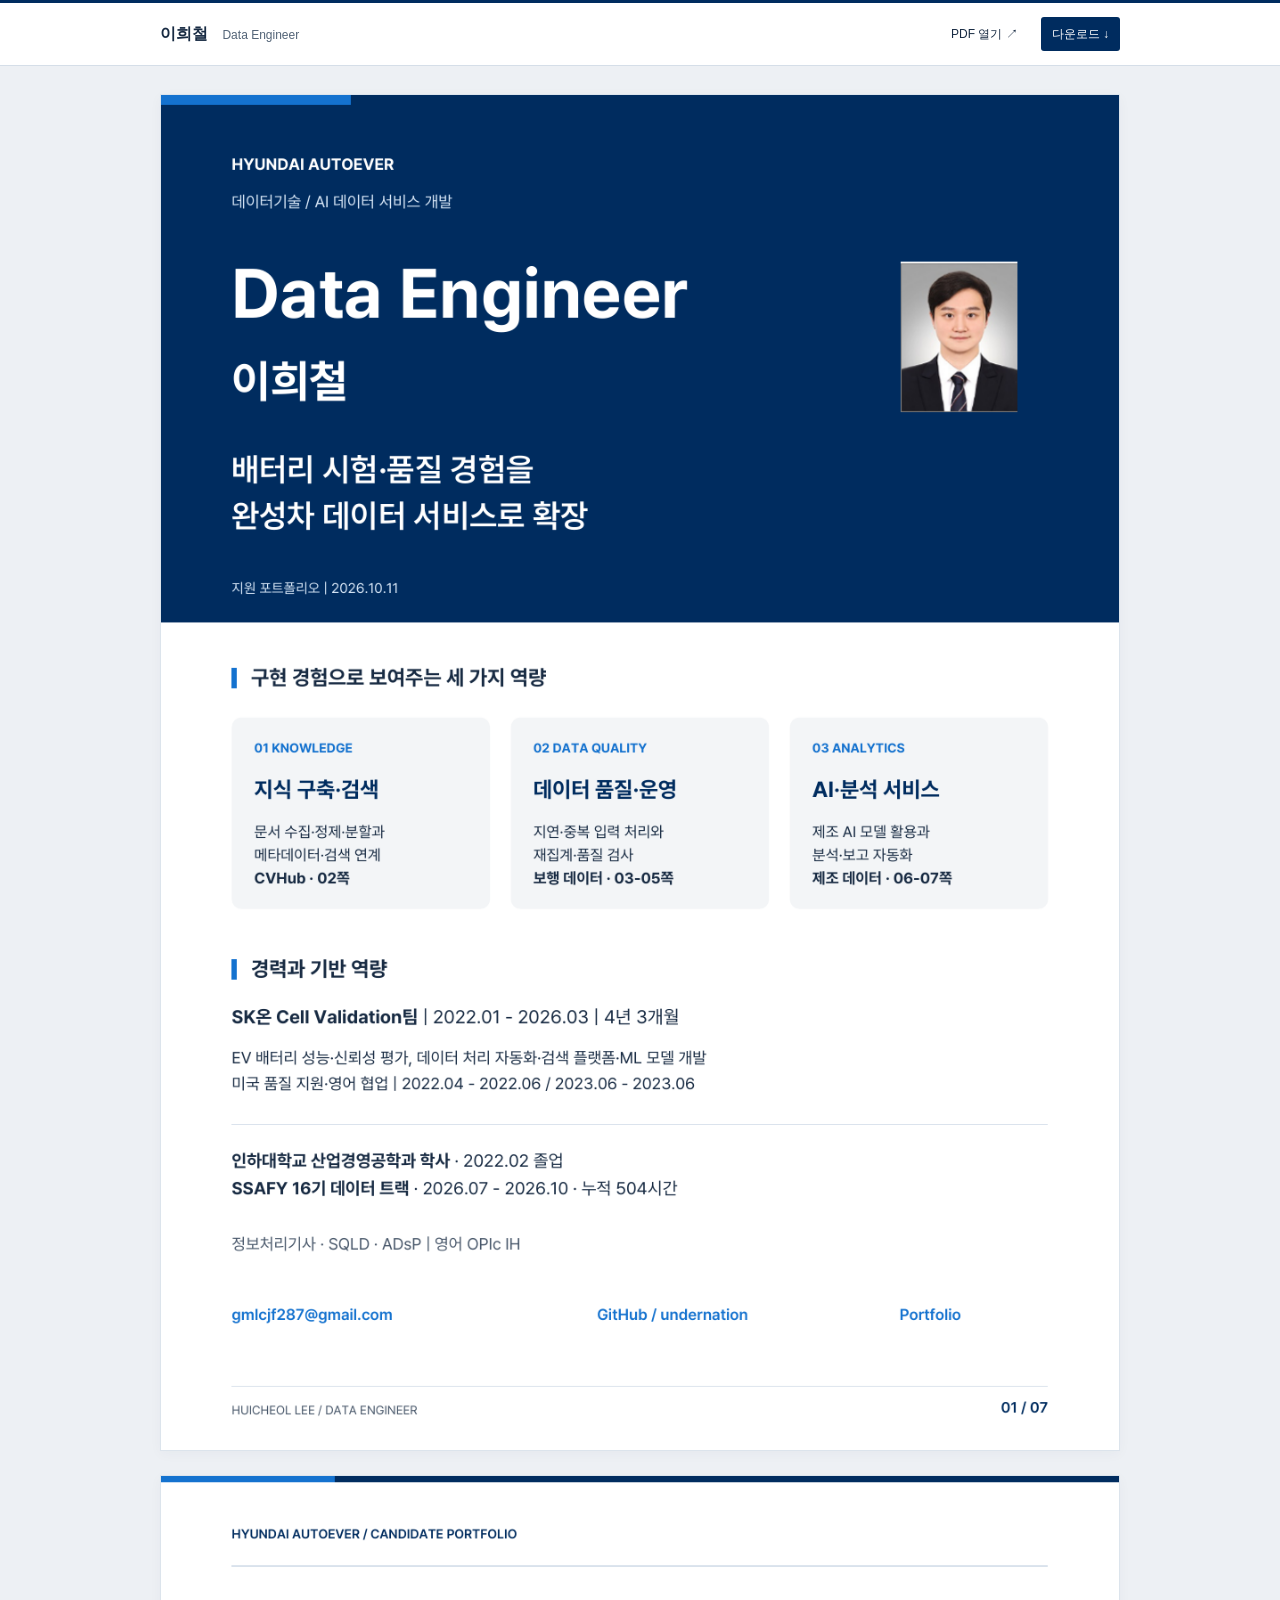
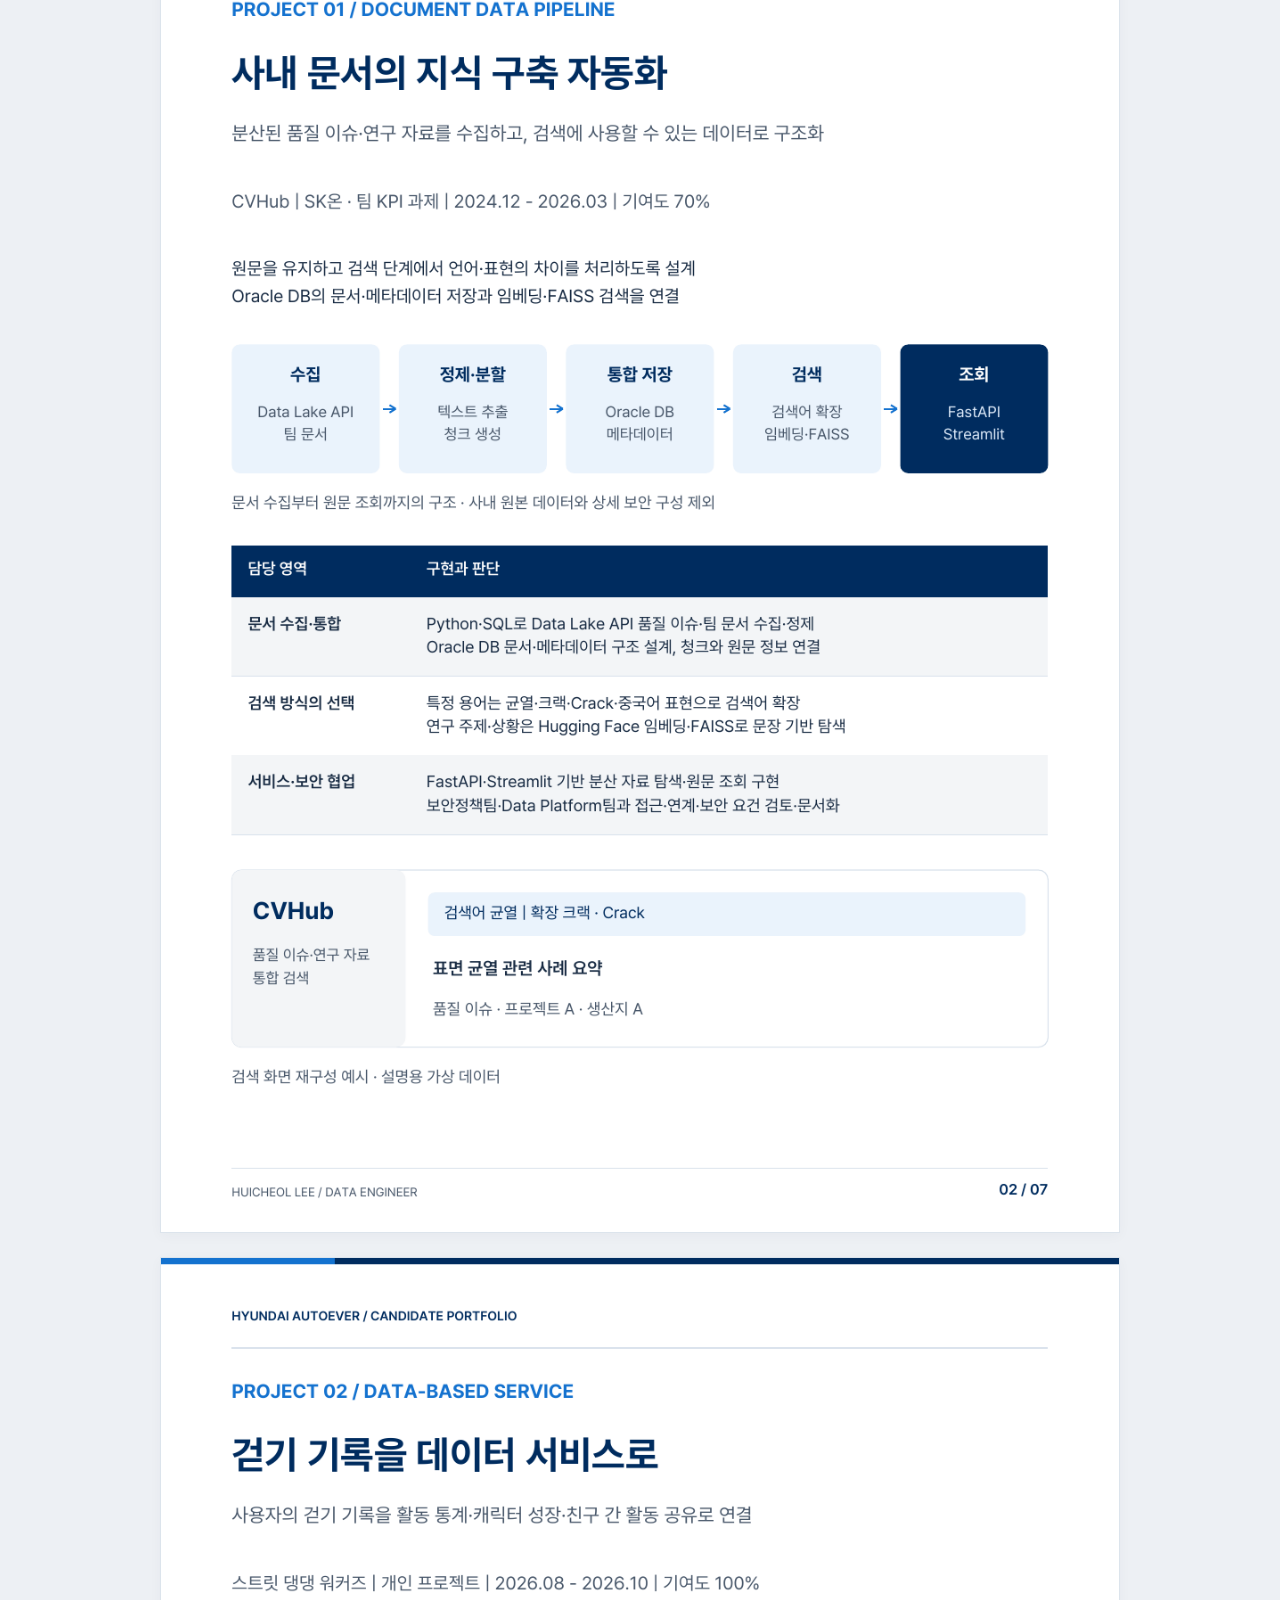
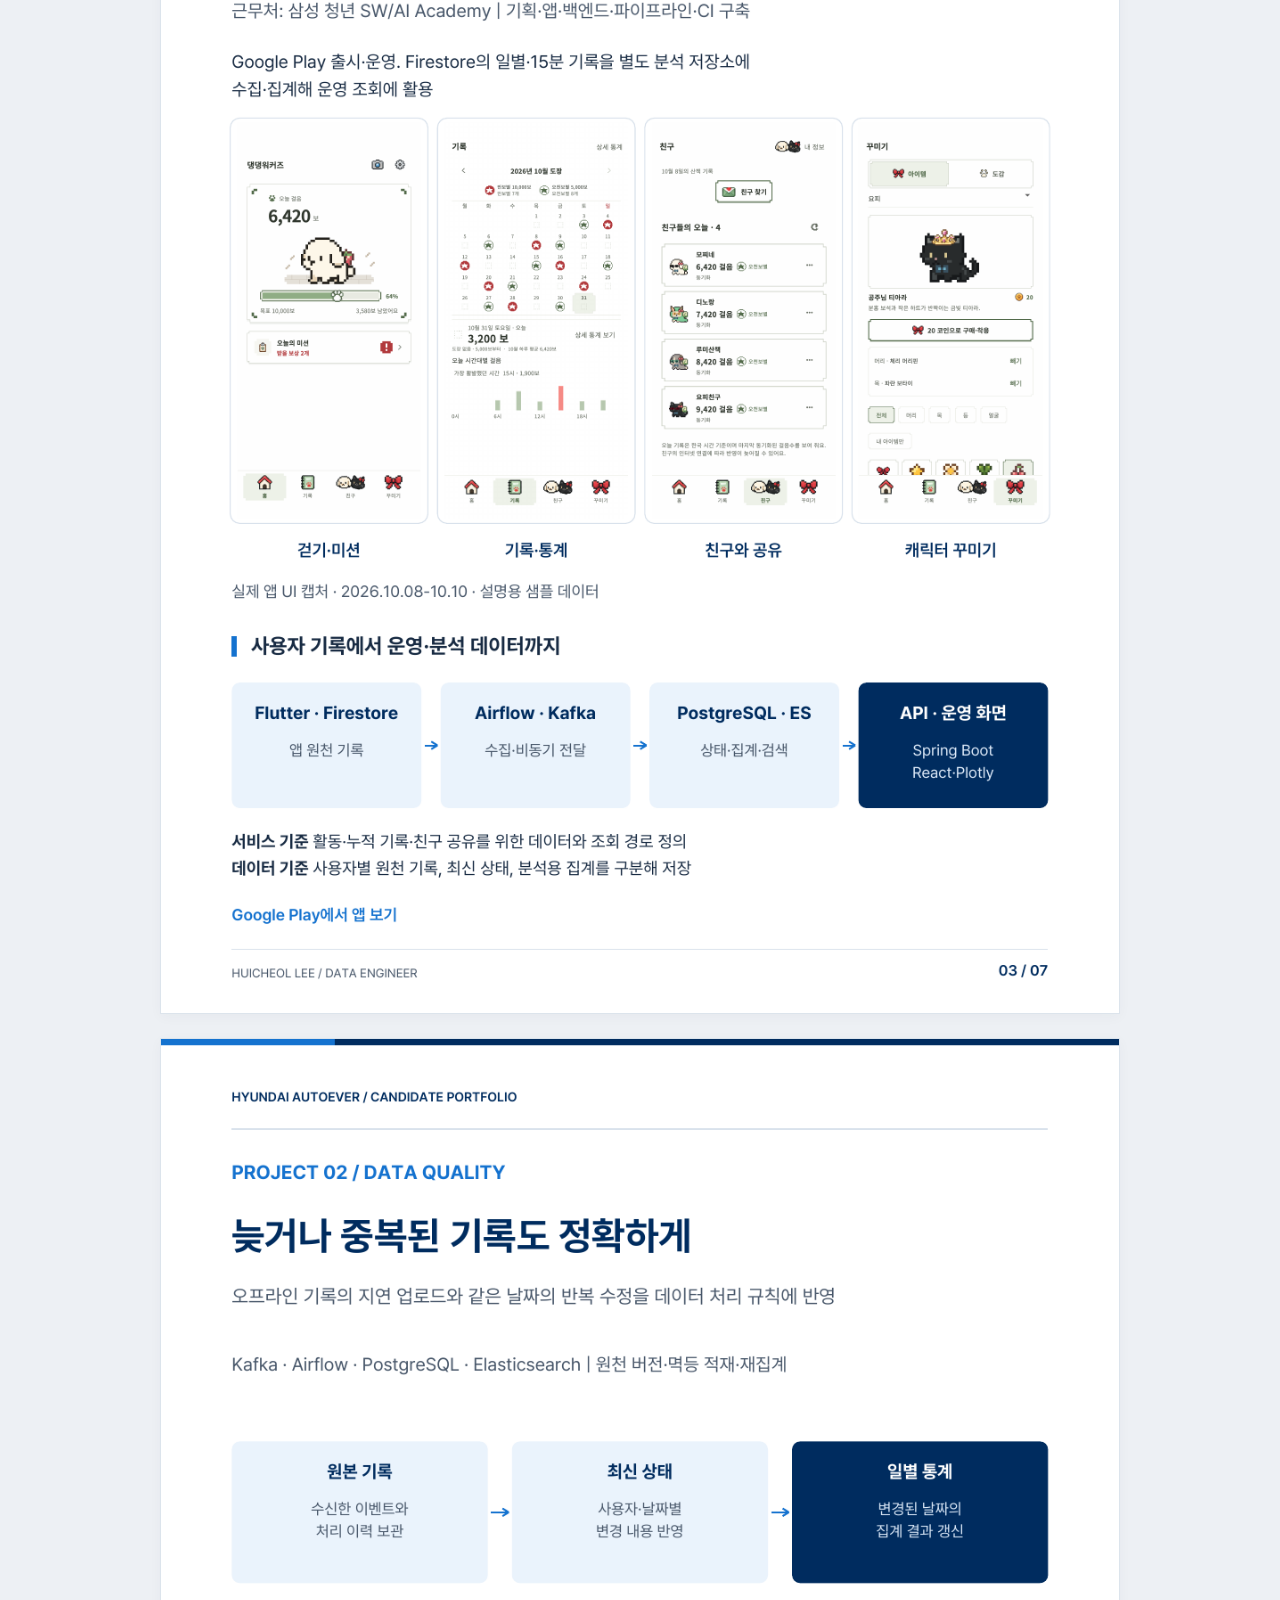
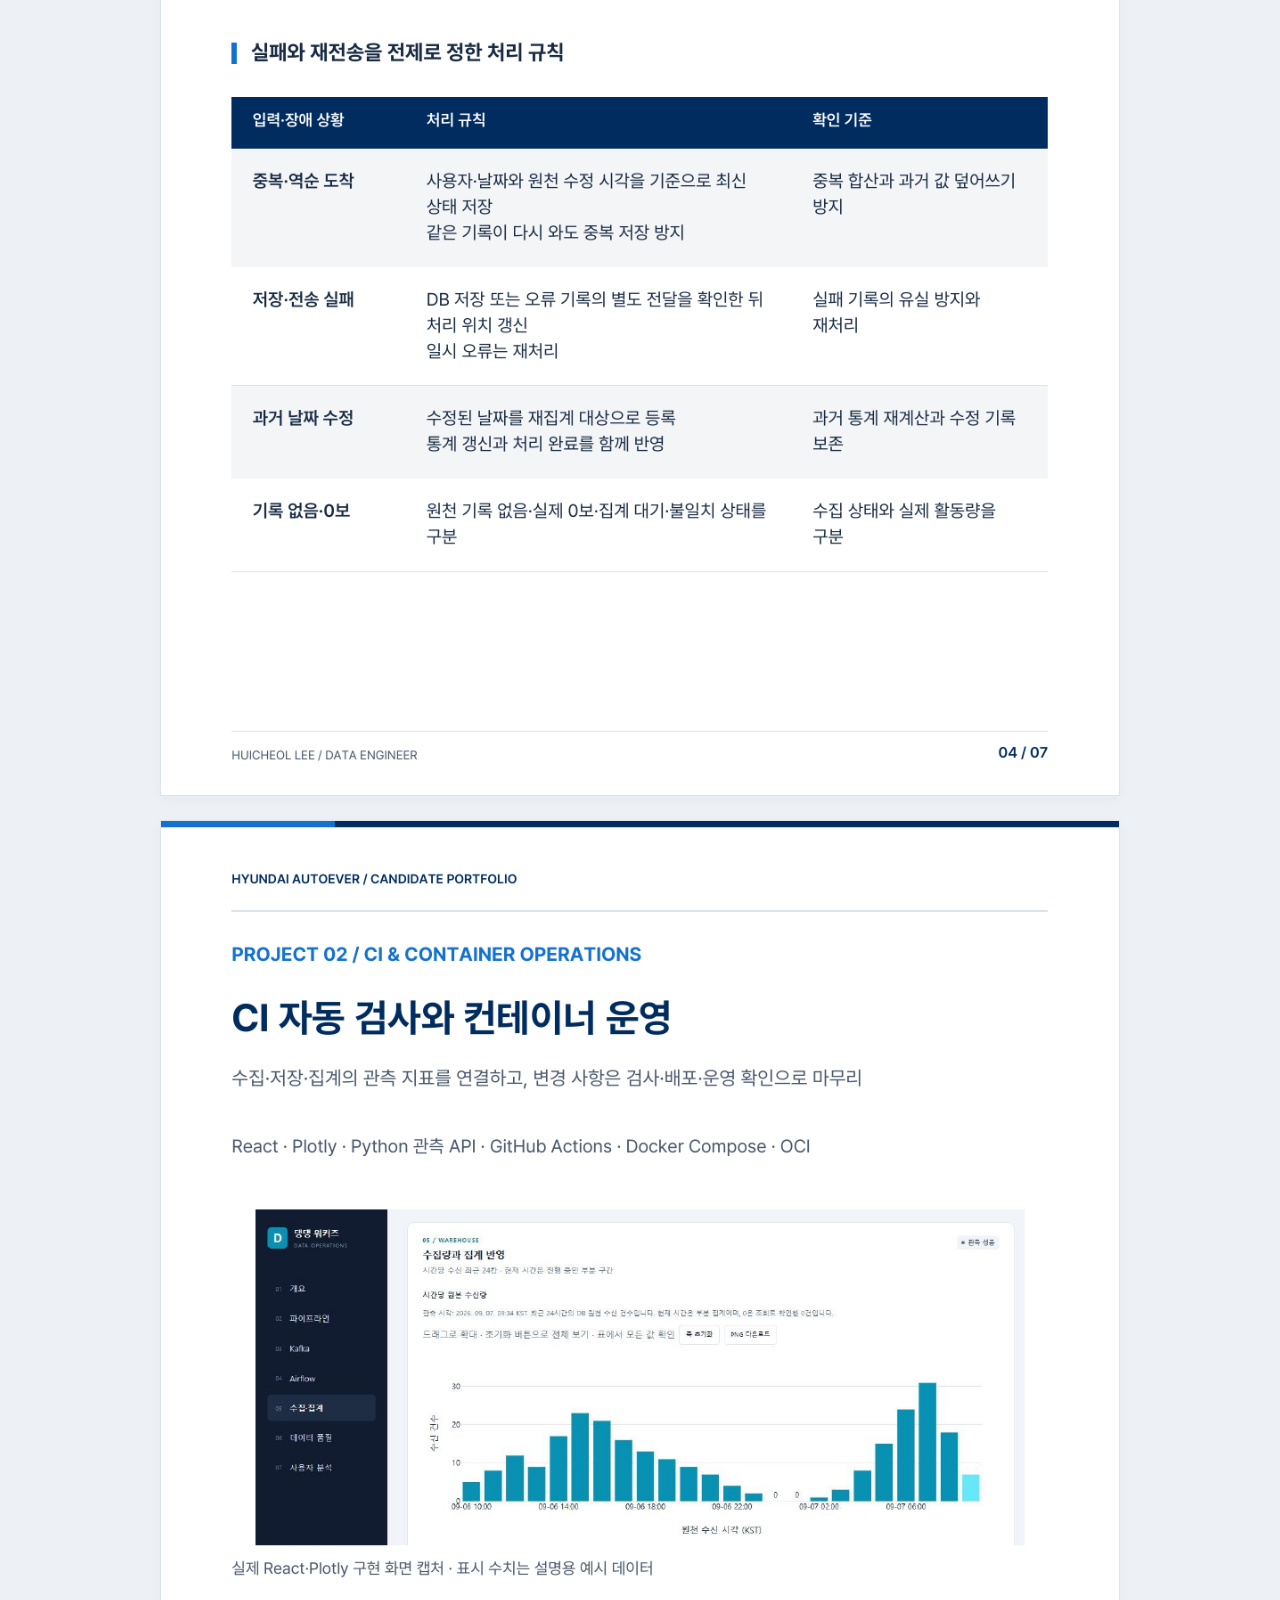
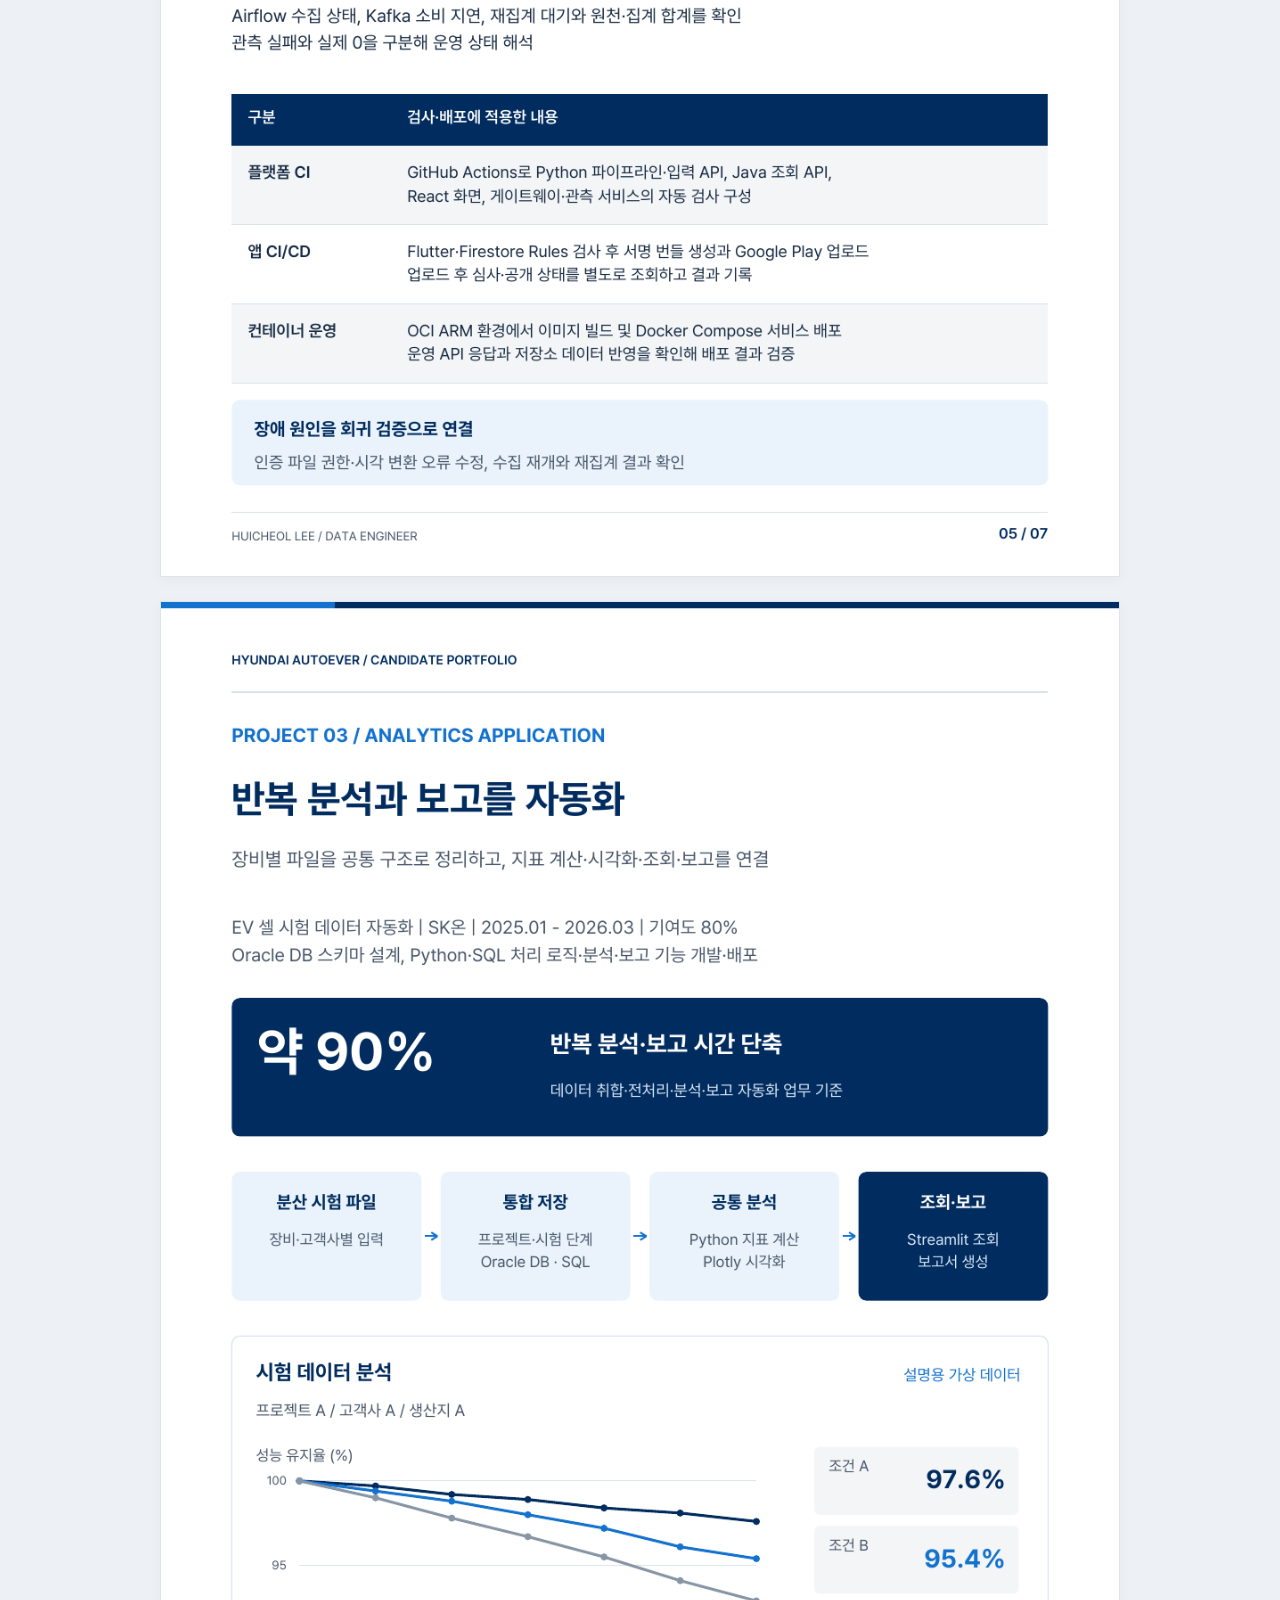
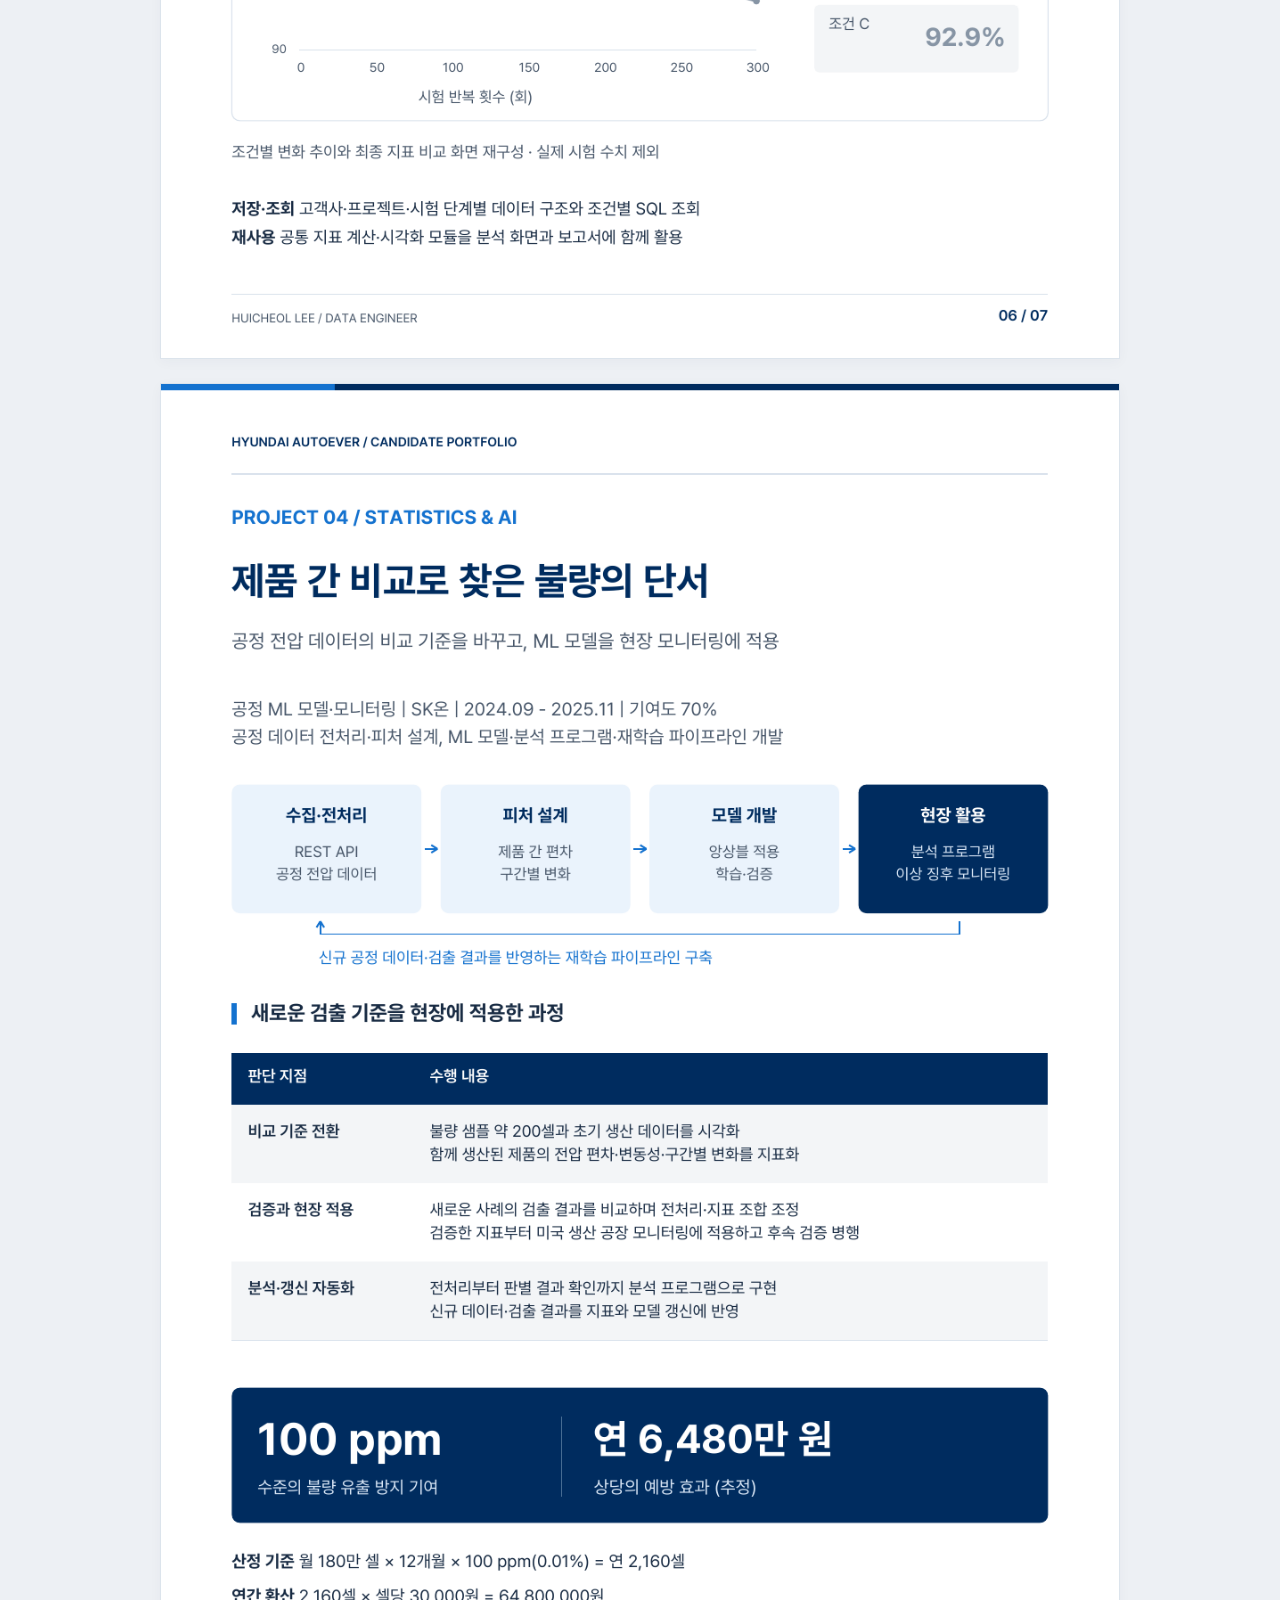
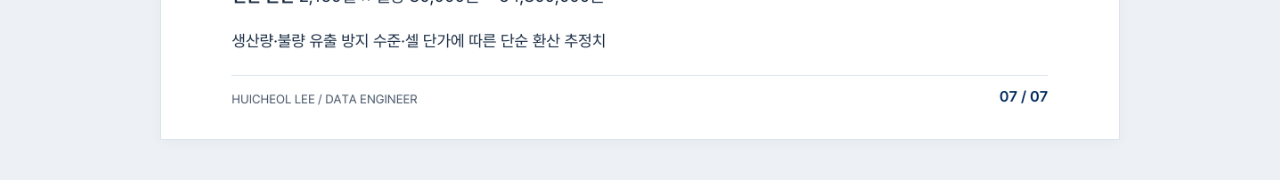
<file: autoever/index.html>
<!doctype html>
<html lang="ko">
<head>
  <meta charset="utf-8">
  <meta name="viewport" content="width=device-width, initial-scale=1">
  <meta name="theme-color" content="#002c5f">
  <meta name="robots" content="noindex, nofollow">
  <meta name="description" content="이희철 현대오토에버 Data Engineer 포트폴리오. 7쪽 PDF를 웹에서 확인하고 다운로드할 수 있습니다.">
  <meta property="og:title" content="이희철 | Data Engineer 포트폴리오">
  <meta property="og:description" content="현대오토에버 데이터기술 · AI 데이터 서비스 개발 지원 포트폴리오">
  <meta property="og:type" content="website">
  <meta property="og:url" content="https://undernation.github.io/autoever/">
  <meta property="og:image" content="https://undernation.github.io/autoever/assets/page-01.png">
  <link rel="canonical" href="https://undernation.github.io/autoever/">
  <link rel="icon" href="assets/favicon.svg" type="image/svg+xml">
  <link rel="stylesheet" href="styles.css">
  <title>이희철 | Data Engineer 포트폴리오</title>
</head>
<body>
  <a class="skip-link" href="#portfolio">포트폴리오 본문 바로가기</a>
  <header class="toolbar">
    <div class="toolbar-inner">
      <a class="title" href="#portfolio">이희철 <span>Data Engineer</span></a>
      <nav aria-label="포트폴리오 문서">
        <a href="assets/huicheol-lee-data-engineer.pdf" target="_blank" rel="noopener">PDF 열기 <span aria-hidden="true">↗</span></a>
        <a class="download" href="assets/huicheol-lee-data-engineer.pdf" download="이희철_Data_Engineer_포트폴리오.pdf">다운로드 <span aria-hidden="true">↓</span></a>
      </nav>
    </div>
  </header>
  <main id="portfolio" aria-label="이희철 Data Engineer 포트폴리오 7쪽">
    <figure id="page-1" aria-label="1쪽: 표지·경력·기반 역량"><img src="assets/page-01.png" width="1075" height="1521" alt="1/7쪽 — 표지·경력·기반 역량" fetchpriority="high"></figure>
    <figure id="page-2" aria-label="2쪽: CVHub 문서 지식 구축 자동화"><img src="assets/page-02.png" width="1075" height="1521" alt="2/7쪽 — CVHub 문서 지식 구축 자동화" loading="lazy"></figure>
    <figure id="page-3" aria-label="3쪽: 댕댕워커즈 데이터 서비스"><img src="assets/page-03.png" width="1075" height="1521" alt="3/7쪽 — 댕댕워커즈 데이터 서비스" loading="lazy"></figure>
    <figure id="page-4" aria-label="4쪽: 보행 데이터 품질과 처리 규칙"><img src="assets/page-04.png" width="1075" height="1521" alt="4/7쪽 — 보행 데이터 품질과 처리 규칙" loading="lazy"></figure>
    <figure id="page-5" aria-label="5쪽: CI 자동 검사와 컨테이너 운영"><img src="assets/page-05.png" width="1075" height="1521" alt="5/7쪽 — CI 자동 검사와 컨테이너 운영" loading="lazy"></figure>
    <figure id="page-6" aria-label="6쪽: EV 셀 시험 분석·보고 자동화"><img src="assets/page-06.png" width="1075" height="1521" alt="6/7쪽 — EV 셀 시험 분석·보고 자동화" loading="lazy"></figure>
    <figure id="page-7" aria-label="7쪽: 공정 ML 모델·모니터링"><img src="assets/page-07.png" width="1075" height="1521" alt="7/7쪽 — 공정 ML 모델·모니터링" loading="lazy"></figure>
  </main>
</body>
</html>
</file>
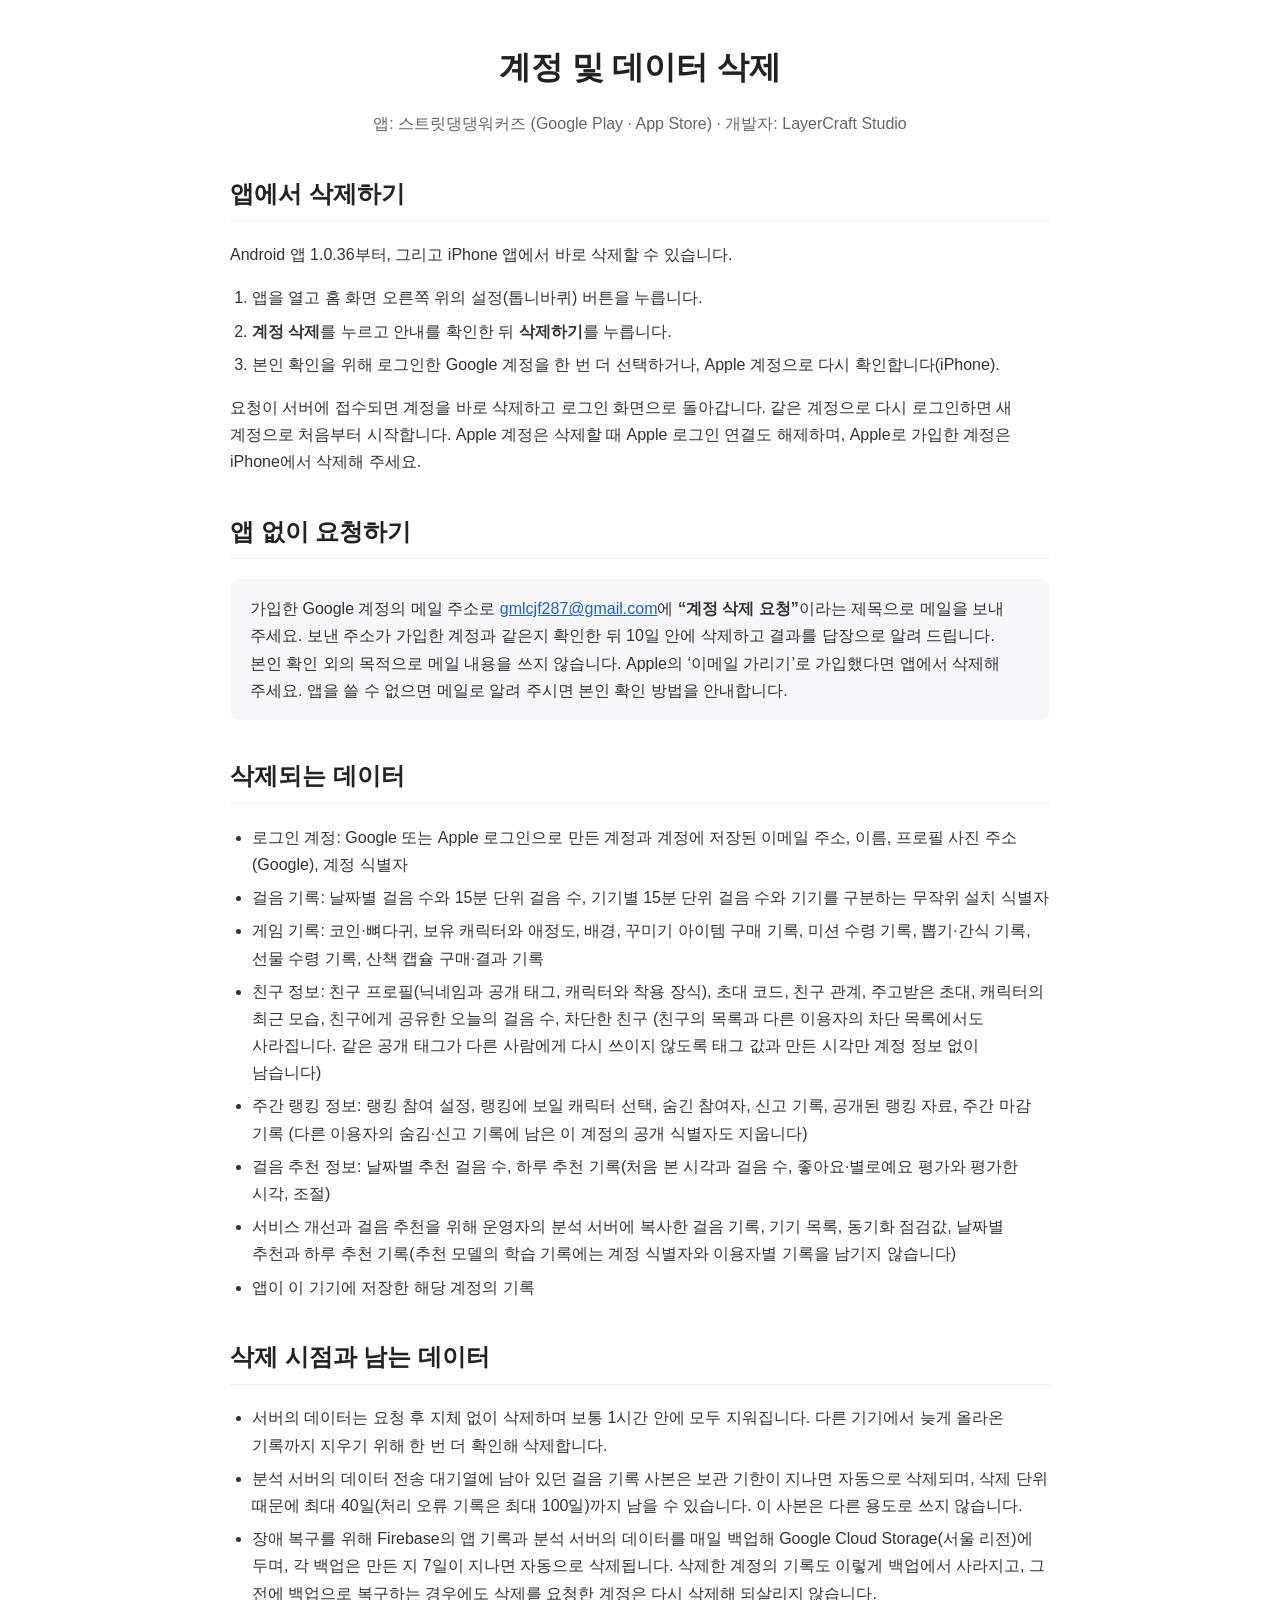
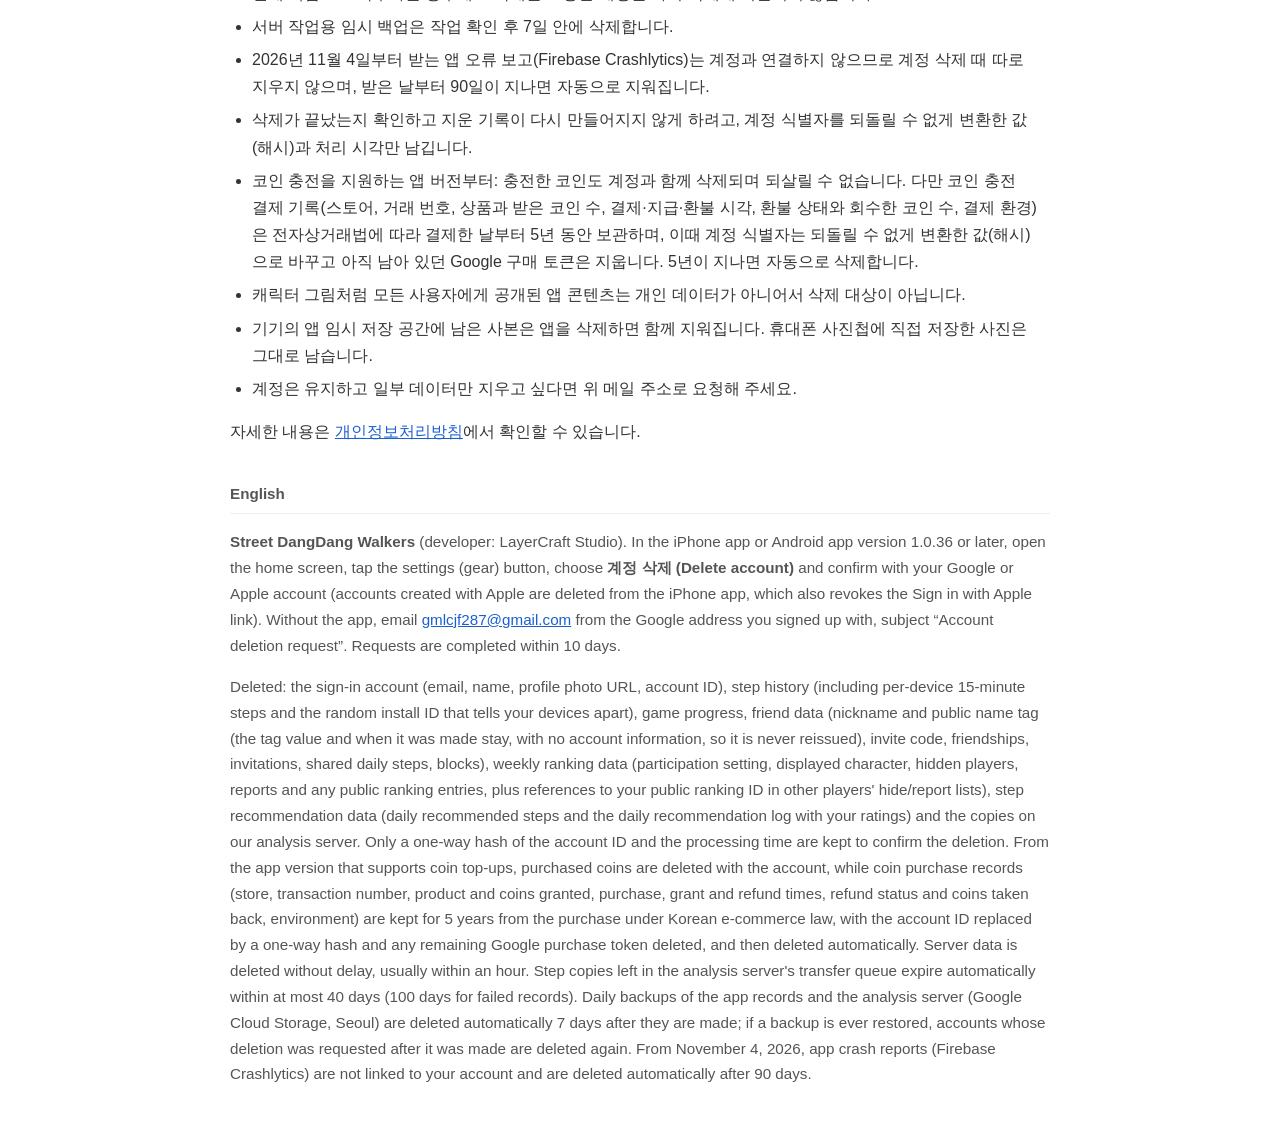
<file: delete-account.html>
<!DOCTYPE html>
<html lang="ko">
<head>
  <meta charset="UTF-8">
  <meta name="viewport" content="width=device-width, initial-scale=1.0">
  <title>계정 삭제 - 스트릿댕댕워커즈</title>
  <style>
    body {
      font-family: "Apple SD Gothic Neo", "Malgun Gothic", "Helvetica", "Arial", sans-serif;
      line-height: 1.7;
      max-width: 820px;
      margin: 40px auto;
      padding: 0 20px;
      color: #333;
      background: #fff;
      word-break: keep-all;
      overflow-wrap: anywhere;
    }
    h1 { color: #222; text-align: center; margin-bottom: 8px; }
    h2 { color: #222; margin-top: 36px; border-bottom: 1px solid #eee; padding-bottom: 6px; }
    .meta { text-align: center; color: #666; margin-bottom: 32px; }
    ol, ul { padding-left: 22px; }
    li { margin-bottom: 6px; }
    .box { background: #f7f7fa; border-radius: 10px; padding: 16px 20px; }
    a { color: #1a5fd0; }
    .en { color: #555; font-size: 0.95em; }
  </style>
</head>
<body>
  <h1>계정 및 데이터 삭제</h1>
  <p class="meta">앱: 스트릿댕댕워커즈 (Google Play · App Store) · 개발자: LayerCraft Studio</p>

  <h2>앱에서 삭제하기</h2>
  <p>Android 앱 1.0.36부터, 그리고 iPhone 앱에서 바로 삭제할 수 있습니다.</p>
  <ol>
    <li>앱을 열고 홈 화면 오른쪽 위의 설정(톱니바퀴) 버튼을 누릅니다.</li>
    <li><strong>계정 삭제</strong>를 누르고 안내를 확인한 뒤 <strong>삭제하기</strong>를 누릅니다.</li>
    <li>본인 확인을 위해 로그인한 Google 계정을 한 번 더 선택하거나, Apple 계정으로 다시 확인합니다(iPhone).</li>
  </ol>
  <p>요청이 서버에 접수되면 계정을 바로 삭제하고 로그인 화면으로 돌아갑니다. 같은 계정으로 다시 로그인하면 새 계정으로 처음부터 시작합니다. Apple 계정은 삭제할 때 Apple 로그인 연결도 해제하며, Apple로 가입한 계정은 iPhone에서 삭제해 주세요.</p>

  <h2>앱 없이 요청하기</h2>
  <div class="box">
    가입한 Google 계정의 메일 주소로 <a href="mailto:gmlcjf287@gmail.com?subject=%EA%B3%84%EC%A0%95%20%EC%82%AD%EC%A0%9C%20%EC%9A%94%EC%B2%AD">gmlcjf287@gmail.com</a>에
    <strong>“계정 삭제 요청”</strong>이라는 제목으로 메일을 보내 주세요. 보낸 주소가 가입한 계정과 같은지 확인한 뒤 10일 안에 삭제하고 결과를 답장으로 알려 드립니다.
    본인 확인 외의 목적으로 메일 내용을 쓰지 않습니다.
    Apple의 ‘이메일 가리기’로 가입했다면 앱에서 삭제해 주세요. 앱을 쓸 수 없으면 메일로 알려 주시면 본인 확인 방법을 안내합니다.
  </div>

  <h2>삭제되는 데이터</h2>
  <ul>
    <li>로그인 계정: Google 또는 Apple 로그인으로 만든 계정과 계정에 저장된 이메일 주소, 이름, 프로필 사진 주소(Google), 계정 식별자</li>
    <li>걸음 기록: 날짜별 걸음 수와 15분 단위 걸음 수, 기기별 15분 단위 걸음 수와 기기를 구분하는 무작위 설치 식별자</li>
    <li>게임 기록: 코인·뼈다귀, 보유 캐릭터와 애정도, 배경, 꾸미기 아이템 구매 기록, 미션 수령 기록, 뽑기·간식 기록, 선물 수령 기록, 산책 캡슐 구매·결과 기록</li>
    <li>친구 정보: 친구 프로필(닉네임과 공개 태그, 캐릭터와 착용 장식), 초대 코드, 친구 관계, 주고받은 초대, 캐릭터의 최근 모습, 친구에게 공유한 오늘의 걸음 수, 차단한 친구 (친구의 목록과 다른 이용자의 차단 목록에서도 사라집니다. 같은 공개 태그가 다른 사람에게 다시 쓰이지 않도록 태그 값과 만든 시각만 계정 정보 없이 남습니다)</li>
    <li>주간 랭킹 정보: 랭킹 참여 설정, 랭킹에 보일 캐릭터 선택, 숨긴 참여자, 신고 기록, 공개된 랭킹 자료, 주간 마감 기록 (다른 이용자의 숨김·신고 기록에 남은 이 계정의 공개 식별자도 지웁니다)</li>
    <li>걸음 추천 정보: 날짜별 추천 걸음 수, 하루 추천 기록(처음 본 시각과 걸음 수, 좋아요·별로예요 평가와 평가한 시각, 조절)</li>
    <li>서비스 개선과 걸음 추천을 위해 운영자의 분석 서버에 복사한 걸음 기록, 기기 목록, 동기화 점검값, 날짜별 추천과 하루 추천 기록(추천 모델의 학습 기록에는 계정 식별자와 이용자별 기록을 남기지 않습니다)</li>
    <li>앱이 이 기기에 저장한 해당 계정의 기록</li>
  </ul>

  <h2>삭제 시점과 남는 데이터</h2>
  <ul>
    <li>서버의 데이터는 요청 후 지체 없이 삭제하며 보통 1시간 안에 모두 지워집니다. 다른 기기에서 늦게 올라온 기록까지 지우기 위해 한 번 더 확인해 삭제합니다.</li>
    <li>분석 서버의 데이터 전송 대기열에 남아 있던 걸음 기록 사본은 보관 기한이 지나면 자동으로 삭제되며, 삭제 단위 때문에 최대 40일(처리 오류 기록은 최대 100일)까지 남을 수 있습니다. 이 사본은 다른 용도로 쓰지 않습니다.</li>
    <li>장애 복구를 위해 Firebase의 앱 기록과 분석 서버의 데이터를 매일 백업해 Google Cloud Storage(서울 리전)에 두며, 각 백업은 만든 지 7일이 지나면 자동으로 삭제됩니다. 삭제한 계정의 기록도 이렇게 백업에서 사라지고, 그 전에 백업으로 복구하는 경우에도 삭제를 요청한 계정은 다시 삭제해 되살리지 않습니다.</li>
    <li>서버 작업용 임시 백업은 작업 확인 후 7일 안에 삭제합니다.</li>
    <li>2026년 11월 4일부터 받는 앱 오류 보고(Firebase Crashlytics)는 계정과 연결하지 않으므로 계정 삭제 때 따로 지우지 않으며, 받은 날부터 90일이 지나면 자동으로 지워집니다.</li>
    <li>삭제가 끝났는지 확인하고 지운 기록이 다시 만들어지지 않게 하려고, 계정 식별자를 되돌릴 수 없게 변환한 값(해시)과 처리 시각만 남깁니다.</li>
    <li>코인 충전을 지원하는 앱 버전부터: 충전한 코인도 계정과 함께 삭제되며 되살릴 수 없습니다. 다만 코인 충전 결제 기록(스토어, 거래 번호, 상품과 받은 코인 수, 결제·지급·환불 시각, 환불 상태와 회수한 코인 수, 결제 환경)은 전자상거래법에 따라 결제한 날부터 5년 동안 보관하며, 이때 계정 식별자는 되돌릴 수 없게 변환한 값(해시)으로 바꾸고 아직 남아 있던 Google 구매 토큰은 지웁니다. 5년이 지나면 자동으로 삭제합니다.</li>
    <li>캐릭터 그림처럼 모든 사용자에게 공개된 앱 콘텐츠는 개인 데이터가 아니어서 삭제 대상이 아닙니다.</li>
    <li>기기의 앱 임시 저장 공간에 남은 사본은 앱을 삭제하면 함께 지워집니다. 휴대폰 사진첩에 직접 저장한 사진은 그대로 남습니다.</li>
    <li>계정은 유지하고 일부 데이터만 지우고 싶다면 위 메일 주소로 요청해 주세요.</li>
  </ul>

  <p>자세한 내용은 <a href="./">개인정보처리방침</a>에서 확인할 수 있습니다.</p>

  <h2 class="en">English</h2>
  <div class="en">
    <p><strong>Street DangDang Walkers</strong> (developer: LayerCraft Studio). In the iPhone app or Android app version 1.0.36 or later, open the home screen, tap the settings (gear) button, choose <strong>계정 삭제 (Delete account)</strong> and confirm with your Google or Apple account (accounts created with Apple are deleted from the iPhone app, which also revokes the Sign in with Apple link).
    Without the app, email <a href="mailto:gmlcjf287@gmail.com">gmlcjf287@gmail.com</a> from the Google address you signed up with, subject “Account deletion request”. Requests are completed within 10 days.</p>
    <p>Deleted: the sign-in account (email, name, profile photo URL, account ID), step history (including per-device 15-minute steps and the random install ID that tells your devices apart), game progress, friend data (nickname and public name tag (the tag value and when it was made stay, with no account information, so it is never reissued), invite code, friendships, invitations, shared daily steps, blocks), weekly ranking data (participation setting, displayed character, hidden players, reports and any public ranking entries, plus references to your public ranking ID in other players' hide/report lists), step recommendation data (daily recommended steps and the daily recommendation log with your ratings) and the copies on our analysis server. Only a one-way hash of the account ID and the processing time are kept to confirm the deletion. From the app version that supports coin top-ups, purchased coins are deleted with the account, while coin purchase records (store, transaction number, product and coins granted, purchase, grant and refund times, refund status and coins taken back, environment) are kept for 5 years from the purchase under Korean e-commerce law, with the account ID replaced by a one-way hash and any remaining Google purchase token deleted, and then deleted automatically. Server data is deleted without delay, usually within an hour. Step copies left in the analysis server's transfer queue expire automatically within at most 40 days (100 days for failed records). Daily backups of the app records and the analysis server (Google Cloud Storage, Seoul) are deleted automatically 7 days after they are made; if a backup is ever restored, accounts whose deletion was requested after it was made are deleted again. From November 4, 2026, app crash reports (Firebase Crashlytics) are not linked to your account and are deleted automatically after 90 days.</p>
  </div>
</body>
</html>
</file>
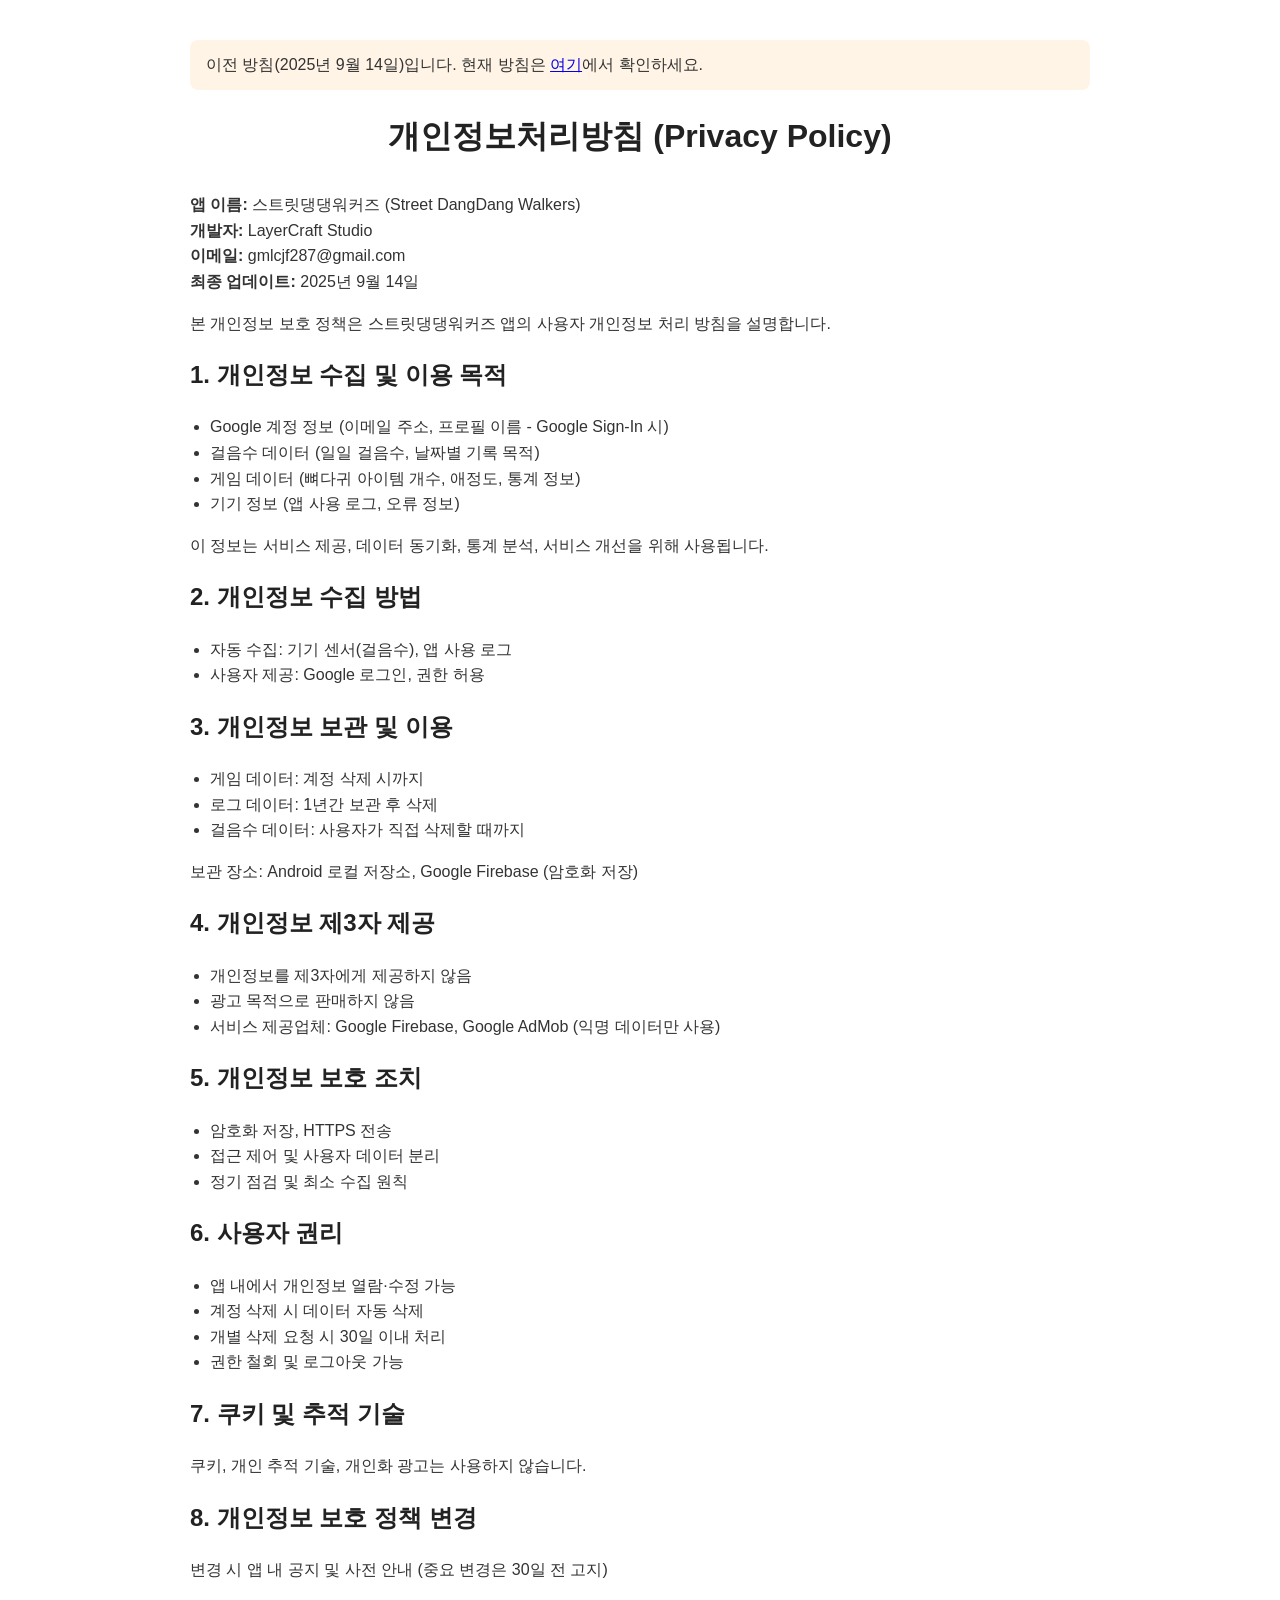
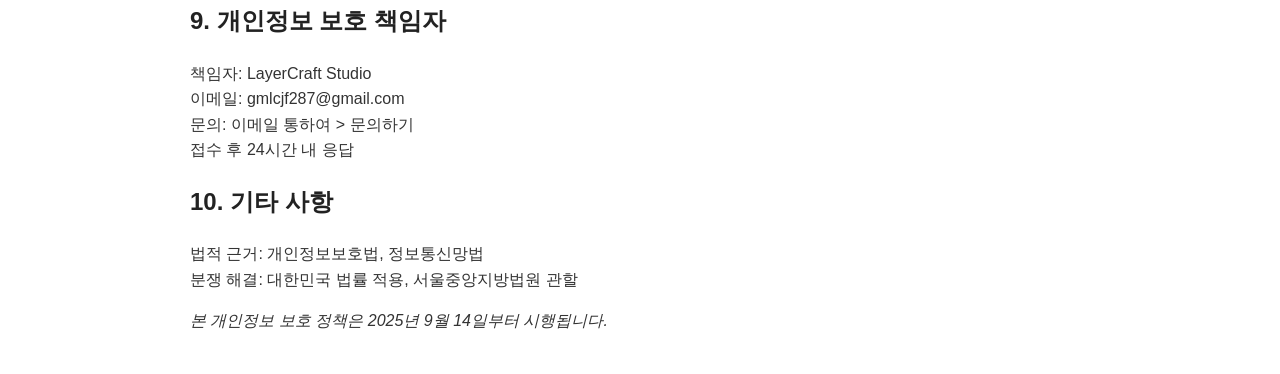
<file: privacy-2025-09-14.html>
<!DOCTYPE html>
<html lang="ko">
<head>
  <meta charset="UTF-8">
  <meta name="robots" content="noindex">
  <title>개인정보처리방침 - 스트릿댕댕워커즈</title>
  <style>
    body {
      font-family: "Helvetica", "Arial", sans-serif;
      line-height: 1.6;
      max-width: 900px;
      margin: 40px auto;
      padding: 0 20px;
      color: #333;
    }
    h1, h2 {
      color: #222;
    }
    h1 {
      text-align: center;
      margin-bottom: 30px;
    }
    ul {
      margin: 0;
      padding-left: 20px;
    }
  </style>
</head>
<body>
  <p style="background:#fff4e5;padding:12px 16px;border-radius:8px">이전 방침(2025년 9월 14일)입니다. 현재 방침은 <a href="./">여기</a>에서 확인하세요.</p>
  <h1>개인정보처리방침 (Privacy Policy)</h1>

  <p><strong>앱 이름:</strong> 스트릿댕댕워커즈 (Street DangDang Walkers)<br>
     <strong>개발자:</strong> LayerCraft Studio<br>
     <strong>이메일:</strong> gmlcjf287@gmail.com<br>
     <strong>최종 업데이트:</strong> 2025년 9월 14일
  </p>

  <p>본 개인정보 보호 정책은 스트릿댕댕워커즈 앱의 사용자 개인정보 처리 방침을 설명합니다.</p>

  <h2>1. 개인정보 수집 및 이용 목적</h2>
  <ul>
    <li>Google 계정 정보 (이메일 주소, 프로필 이름 - Google Sign-In 시)</li>
    <li>걸음수 데이터 (일일 걸음수, 날짜별 기록 목적)</li>
    <li>게임 데이터 (뼈다귀 아이템 개수, 애정도, 통계 정보)</li>
    <li>기기 정보 (앱 사용 로그, 오류 정보)</li>
  </ul>
  <p>이 정보는 서비스 제공, 데이터 동기화, 통계 분석, 서비스 개선을 위해 사용됩니다.</p>

  <h2>2. 개인정보 수집 방법</h2>
  <ul>
    <li>자동 수집: 기기 센서(걸음수), 앱 사용 로그</li>
    <li>사용자 제공: Google 로그인, 권한 허용</li>
  </ul>

  <h2>3. 개인정보 보관 및 이용</h2>
  <ul>
    <li>게임 데이터: 계정 삭제 시까지</li>
    <li>로그 데이터: 1년간 보관 후 삭제</li>
    <li>걸음수 데이터: 사용자가 직접 삭제할 때까지</li>
  </ul>
  <p>보관 장소: Android 로컬 저장소, Google Firebase (암호화 저장)</p>

  <h2>4. 개인정보 제3자 제공</h2>
  <ul>
    <li>개인정보를 제3자에게 제공하지 않음</li>
    <li>광고 목적으로 판매하지 않음</li>
    <li>서비스 제공업체: Google Firebase, Google AdMob (익명 데이터만 사용)</li>
  </ul>

  <h2>5. 개인정보 보호 조치</h2>
  <ul>
    <li>암호화 저장, HTTPS 전송</li>
    <li>접근 제어 및 사용자 데이터 분리</li>
    <li>정기 점검 및 최소 수집 원칙</li>
  </ul>

  <h2>6. 사용자 권리</h2>
  <ul>
    <li>앱 내에서 개인정보 열람·수정 가능</li>
    <li>계정 삭제 시 데이터 자동 삭제</li>
    <li>개별 삭제 요청 시 30일 이내 처리</li>
    <li>권한 철회 및 로그아웃 가능</li>
  </ul>

  <h2>7. 쿠키 및 추적 기술</h2>
  <p>쿠키, 개인 추적 기술, 개인화 광고는 사용하지 않습니다.</p>

  <h2>8. 개인정보 보호 정책 변경</h2>
  <p>변경 시 앱 내 공지 및 사전 안내 (중요 변경은 30일 전 고지)</p>

  <h2>9. 개인정보 보호 책임자</h2>
  <p>
    책임자: LayerCraft Studio<br>
    이메일: gmlcjf287@gmail.com<br>
    문의: 이메일 통하여 &gt; 문의하기<br>
    접수 후 24시간 내 응답
  </p>

  <h2>10. 기타 사항</h2>
  <p>
    법적 근거: 개인정보보호법, 정보통신망법<br>
    분쟁 해결: 대한민국 법률 적용, 서울중앙지방법원 관할
  </p>

  <p><em>본 개인정보 보호 정책은 2025년 9월 14일부터 시행됩니다.</em></p>
</body>
</html>
</file>
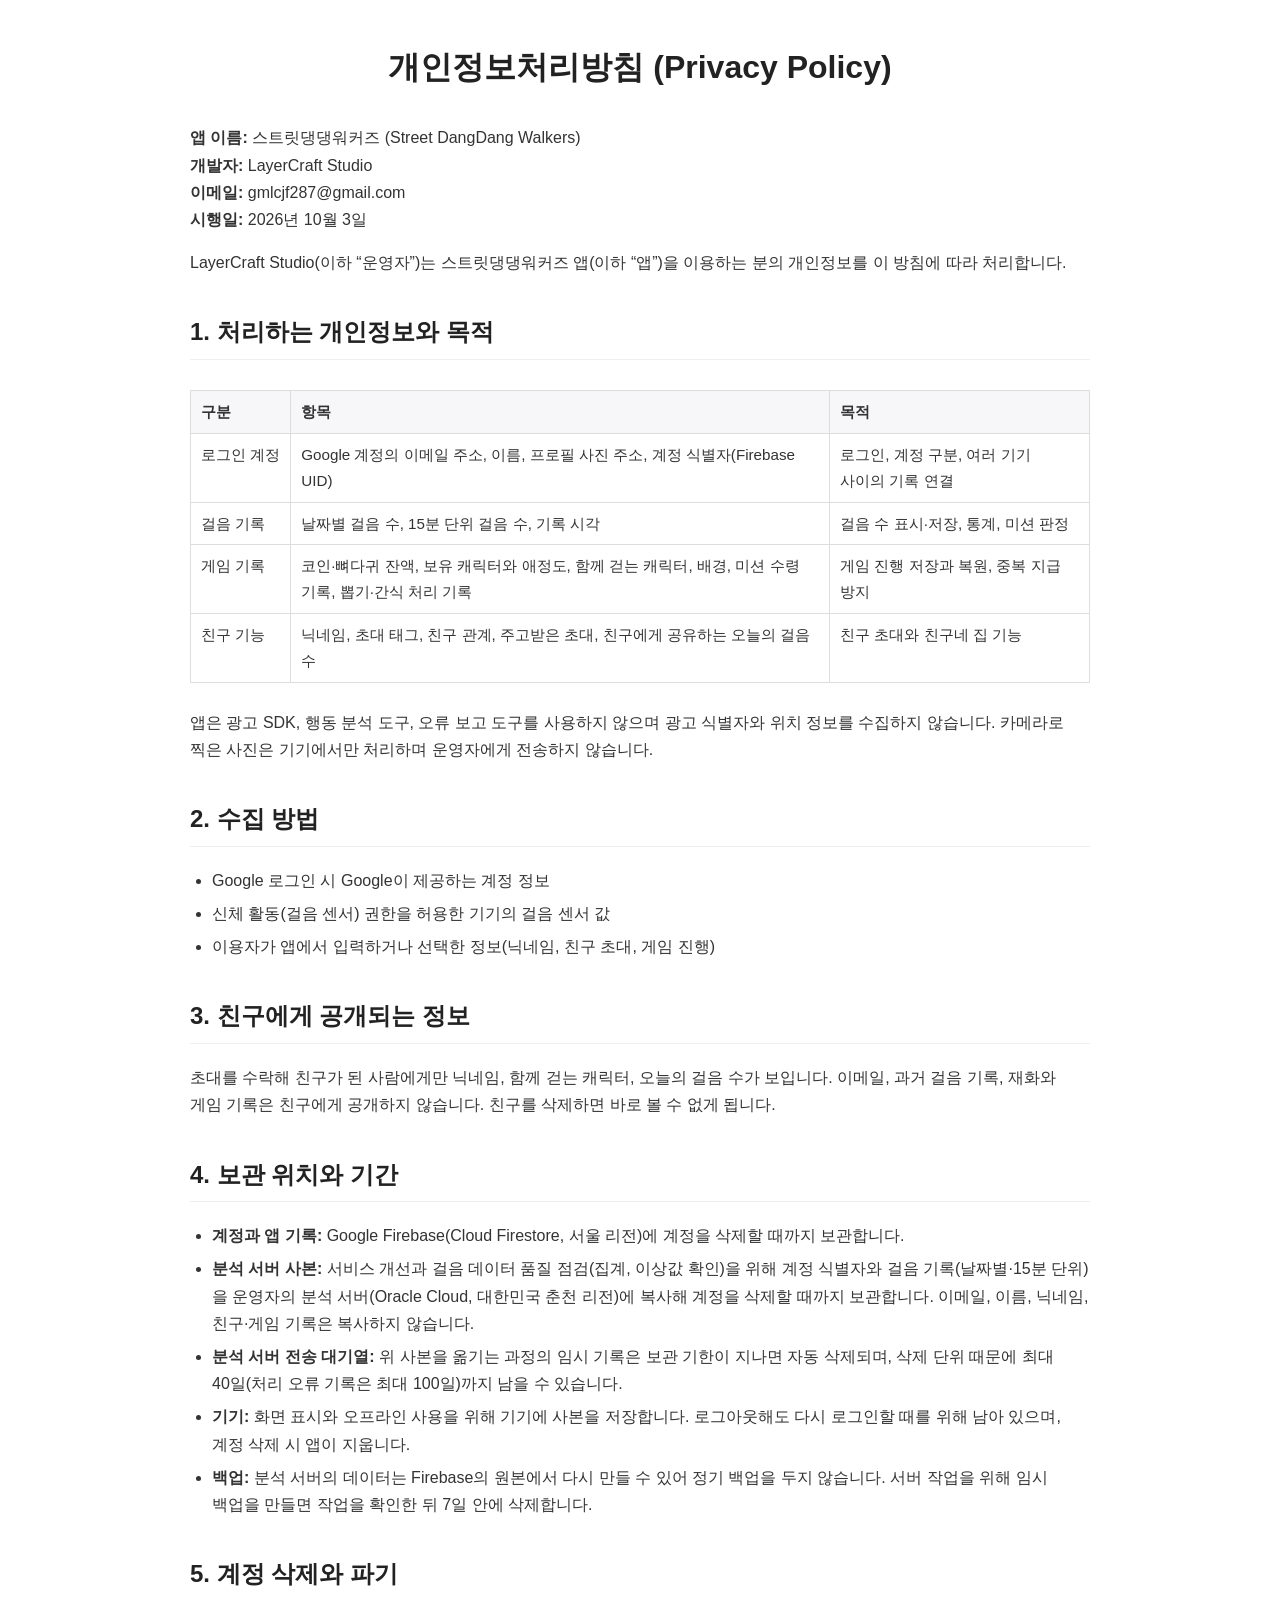
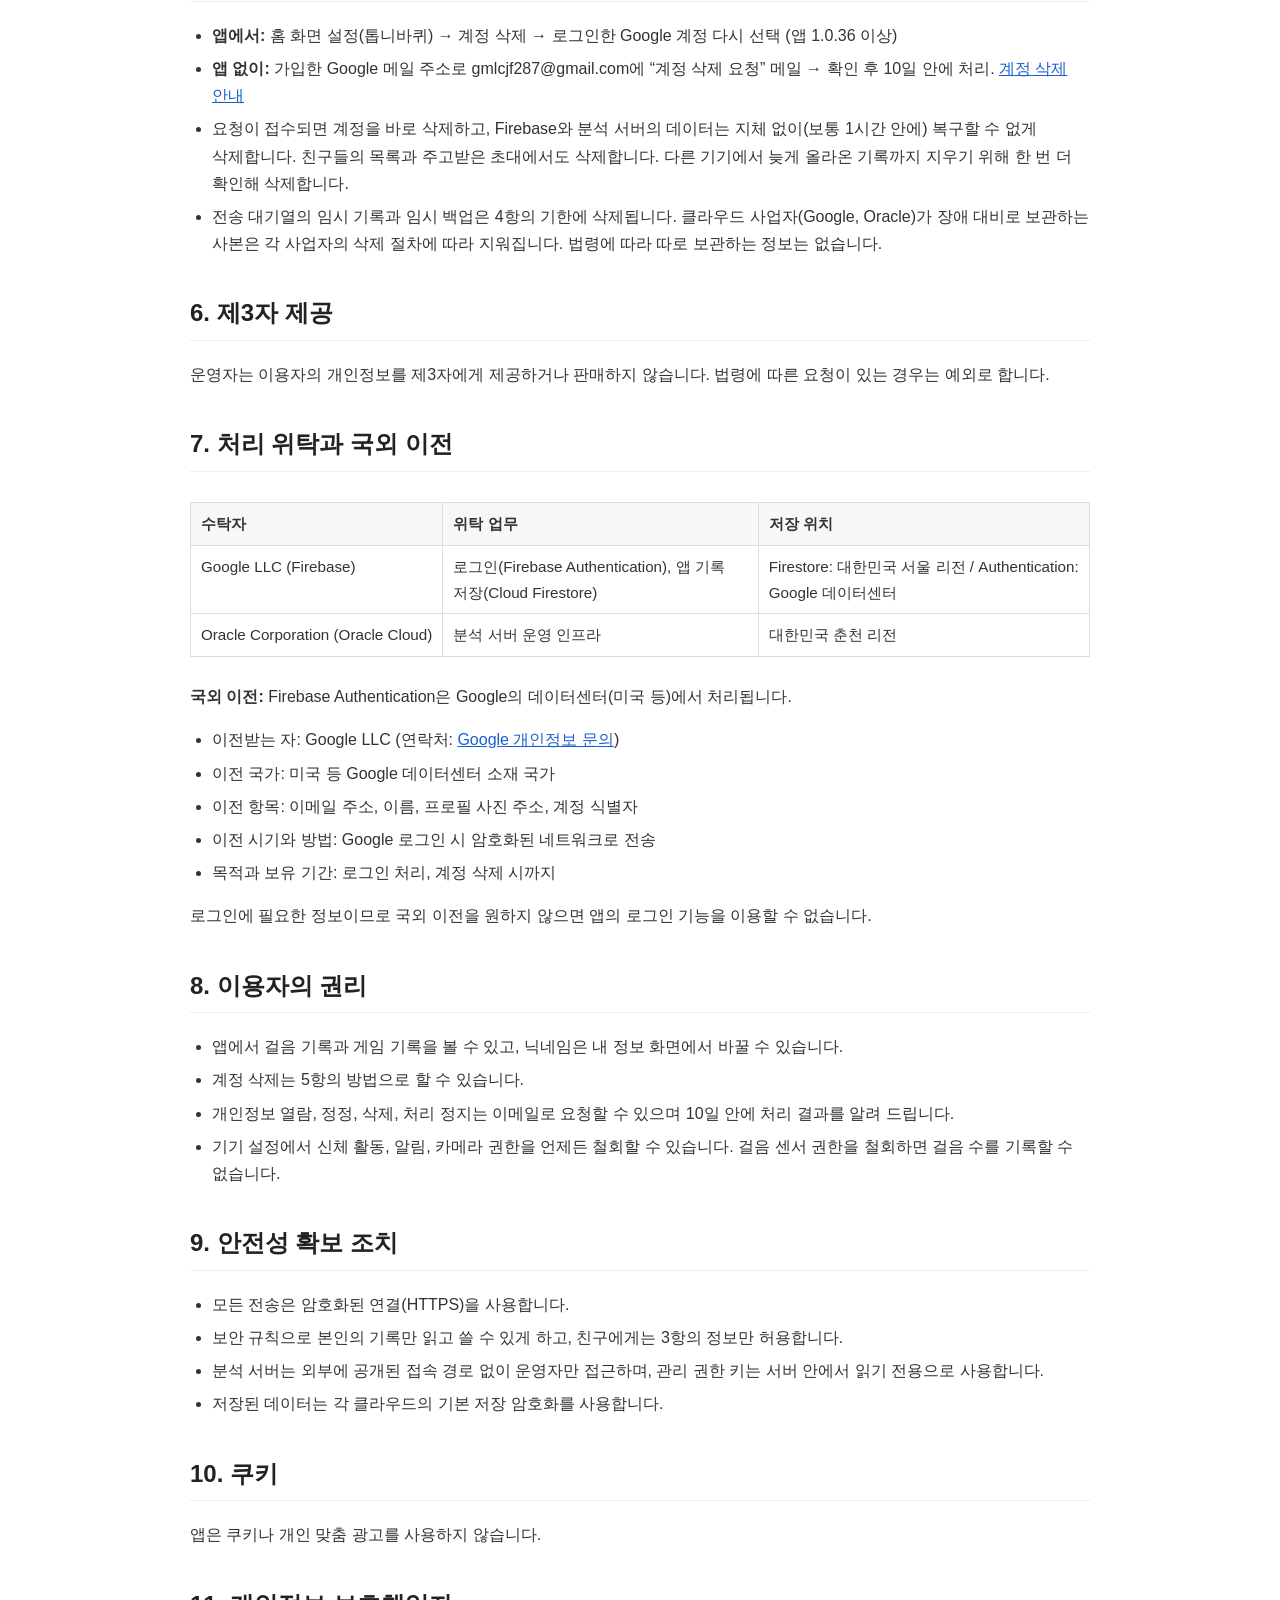
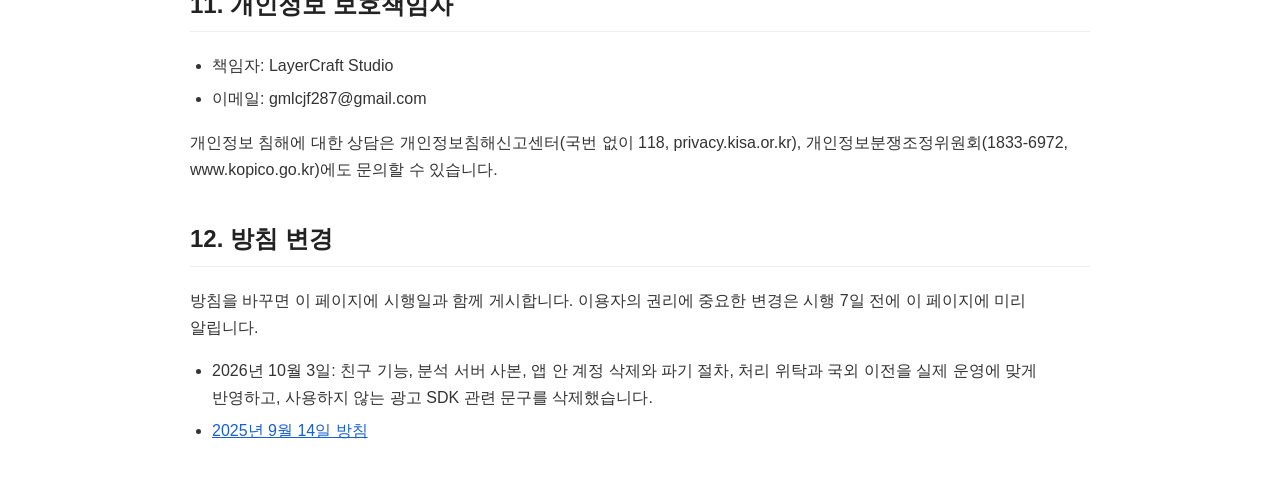
<file: privacy-2026-10-03.html>
<!DOCTYPE html>
<html lang="ko">
<head>
  <meta charset="UTF-8">
  <meta name="viewport" content="width=device-width, initial-scale=1.0">
  <title>개인정보처리방침 - 스트릿댕댕워커즈</title>
  <style>
    body {
      font-family: "Apple SD Gothic Neo", "Malgun Gothic", "Helvetica", "Arial", sans-serif;
      line-height: 1.7;
      max-width: 900px;
      margin: 40px auto;
      padding: 0 20px;
      color: #333;
      background: #fff;
      word-break: keep-all;
      overflow-wrap: anywhere;
    }
    h1 { color: #222; text-align: center; margin-bottom: 30px; }
    h2 { color: #222; margin-top: 36px; border-bottom: 1px solid #eee; padding-bottom: 6px; }
    ul, ol { margin: 0; padding-left: 22px; }
    li { margin-bottom: 6px; }
    table { border-collapse: collapse; width: 100%; margin: 10px 0; font-size: 0.95em; }
    th, td { border: 1px solid #ddd; padding: 8px 10px; text-align: left; vertical-align: top; }
    th { background: #f7f7fa; }
    th:first-child, td:first-child { white-space: nowrap; }
    .scroll { overflow-x: auto; }
    a { color: #1a5fd0; }
  </style>
</head>
<body>
  <h1>개인정보처리방침 (Privacy Policy)</h1>

  <p><strong>앱 이름:</strong> 스트릿댕댕워커즈 (Street DangDang Walkers)<br>
     <strong>개발자:</strong> LayerCraft Studio<br>
     <strong>이메일:</strong> gmlcjf287@gmail.com<br>
     <strong>시행일:</strong> 2026년 10월 3일
  </p>

  <p>LayerCraft Studio(이하 “운영자”)는 스트릿댕댕워커즈 앱(이하 “앱”)을 이용하는 분의 개인정보를 이 방침에 따라 처리합니다.</p>

  <h2>1. 처리하는 개인정보와 목적</h2>
  <div class="scroll"><table>
    <tr><th>구분</th><th>항목</th><th>목적</th></tr>
    <tr><td>로그인 계정</td><td>Google 계정의 이메일 주소, 이름, 프로필 사진 주소, 계정 식별자(Firebase UID)</td><td>로그인, 계정 구분, 여러 기기 사이의 기록 연결</td></tr>
    <tr><td>걸음 기록</td><td>날짜별 걸음 수, 15분 단위 걸음 수, 기록 시각</td><td>걸음 수 표시·저장, 통계, 미션 판정</td></tr>
    <tr><td>게임 기록</td><td>코인·뼈다귀 잔액, 보유 캐릭터와 애정도, 함께 걷는 캐릭터, 배경, 미션 수령 기록, 뽑기·간식 처리 기록</td><td>게임 진행 저장과 복원, 중복 지급 방지</td></tr>
    <tr><td>친구 기능</td><td>닉네임, 초대 태그, 친구 관계, 주고받은 초대, 친구에게 공유하는 오늘의 걸음 수</td><td>친구 초대와 친구네 집 기능</td></tr>
  </table></div>
  <p>앱은 광고 SDK, 행동 분석 도구, 오류 보고 도구를 사용하지 않으며 광고 식별자와 위치 정보를 수집하지 않습니다.
     카메라로 찍은 사진은 기기에서만 처리하며 운영자에게 전송하지 않습니다.</p>

  <h2>2. 수집 방법</h2>
  <ul>
    <li>Google 로그인 시 Google이 제공하는 계정 정보</li>
    <li>신체 활동(걸음 센서) 권한을 허용한 기기의 걸음 센서 값</li>
    <li>이용자가 앱에서 입력하거나 선택한 정보(닉네임, 친구 초대, 게임 진행)</li>
  </ul>

  <h2>3. 친구에게 공개되는 정보</h2>
  <p>초대를 수락해 친구가 된 사람에게만 닉네임, 함께 걷는 캐릭터, 오늘의 걸음 수가 보입니다. 이메일, 과거 걸음 기록, 재화와 게임 기록은 친구에게 공개하지 않습니다. 친구를 삭제하면 바로 볼 수 없게 됩니다.</p>

  <h2>4. 보관 위치와 기간</h2>
  <ul>
    <li><strong>계정과 앱 기록:</strong> Google Firebase(Cloud Firestore, 서울 리전)에 계정을 삭제할 때까지 보관합니다.</li>
    <li><strong>분석 서버 사본:</strong> 서비스 개선과 걸음 데이터 품질 점검(집계, 이상값 확인)을 위해 계정 식별자와 걸음 기록(날짜별·15분 단위)을 운영자의 분석 서버(Oracle Cloud, 대한민국 춘천 리전)에 복사해 계정을 삭제할 때까지 보관합니다. 이메일, 이름, 닉네임, 친구·게임 기록은 복사하지 않습니다.</li>
    <li><strong>분석 서버 전송 대기열:</strong> 위 사본을 옮기는 과정의 임시 기록은 보관 기한이 지나면 자동 삭제되며, 삭제 단위 때문에 최대 40일(처리 오류 기록은 최대 100일)까지 남을 수 있습니다.</li>
    <li><strong>기기:</strong> 화면 표시와 오프라인 사용을 위해 기기에 사본을 저장합니다. 로그아웃해도 다시 로그인할 때를 위해 남아 있으며, 계정 삭제 시 앱이 지웁니다.</li>
    <li><strong>백업:</strong> 분석 서버의 데이터는 Firebase의 원본에서 다시 만들 수 있어 정기 백업을 두지 않습니다. 서버 작업을 위해 임시 백업을 만들면 작업을 확인한 뒤 7일 안에 삭제합니다.</li>
  </ul>

  <h2>5. 계정 삭제와 파기</h2>
  <ul>
    <li><strong>앱에서:</strong> 홈 화면 설정(톱니바퀴) → 계정 삭제 → 로그인한 Google 계정 다시 선택 (앱 1.0.36 이상)</li>
    <li><strong>앱 없이:</strong> 가입한 Google 메일 주소로 gmlcjf287@gmail.com에 “계정 삭제 요청” 메일 → 확인 후 10일 안에 처리. <a href="delete-account.html">계정 삭제 안내</a></li>
    <li>요청이 접수되면 계정을 바로 삭제하고, Firebase와 분석 서버의 데이터는 지체 없이(보통 1시간 안에) 복구할 수 없게 삭제합니다. 친구들의 목록과 주고받은 초대에서도 삭제합니다. 다른 기기에서 늦게 올라온 기록까지 지우기 위해 한 번 더 확인해 삭제합니다.</li>
    <li>전송 대기열의 임시 기록과 임시 백업은 4항의 기한에 삭제됩니다. 클라우드 사업자(Google, Oracle)가 장애 대비로 보관하는 사본은 각 사업자의 삭제 절차에 따라 지워집니다. 법령에 따라 따로 보관하는 정보는 없습니다.</li>
  </ul>

  <h2>6. 제3자 제공</h2>
  <p>운영자는 이용자의 개인정보를 제3자에게 제공하거나 판매하지 않습니다. 법령에 따른 요청이 있는 경우는 예외로 합니다.</p>

  <h2>7. 처리 위탁과 국외 이전</h2>
  <div class="scroll"><table>
    <tr><th>수탁자</th><th>위탁 업무</th><th>저장 위치</th></tr>
    <tr><td>Google LLC (Firebase)</td><td>로그인(Firebase Authentication), 앱 기록 저장(Cloud Firestore)</td><td>Firestore: 대한민국 서울 리전 / Authentication: Google 데이터센터</td></tr>
    <tr><td>Oracle Corporation (Oracle Cloud)</td><td>분석 서버 운영 인프라</td><td>대한민국 춘천 리전</td></tr>
  </table></div>
  <p><strong>국외 이전:</strong> Firebase Authentication은 Google의 데이터센터(미국 등)에서 처리됩니다.</p>
  <ul>
    <li>이전받는 자: Google LLC (연락처: <a href="https://support.google.com/policies/contact/general_privacy_form">Google 개인정보 문의</a>)</li>
    <li>이전 국가: 미국 등 Google 데이터센터 소재 국가</li>
    <li>이전 항목: 이메일 주소, 이름, 프로필 사진 주소, 계정 식별자</li>
    <li>이전 시기와 방법: Google 로그인 시 암호화된 네트워크로 전송</li>
    <li>목적과 보유 기간: 로그인 처리, 계정 삭제 시까지</li>
  </ul>
  <p>로그인에 필요한 정보이므로 국외 이전을 원하지 않으면 앱의 로그인 기능을 이용할 수 없습니다.</p>

  <h2>8. 이용자의 권리</h2>
  <ul>
    <li>앱에서 걸음 기록과 게임 기록을 볼 수 있고, 닉네임은 내 정보 화면에서 바꿀 수 있습니다.</li>
    <li>계정 삭제는 5항의 방법으로 할 수 있습니다.</li>
    <li>개인정보 열람, 정정, 삭제, 처리 정지는 이메일로 요청할 수 있으며 10일 안에 처리 결과를 알려 드립니다.</li>
    <li>기기 설정에서 신체 활동, 알림, 카메라 권한을 언제든 철회할 수 있습니다. 걸음 센서 권한을 철회하면 걸음 수를 기록할 수 없습니다.</li>
  </ul>

  <h2>9. 안전성 확보 조치</h2>
  <ul>
    <li>모든 전송은 암호화된 연결(HTTPS)을 사용합니다.</li>
    <li>보안 규칙으로 본인의 기록만 읽고 쓸 수 있게 하고, 친구에게는 3항의 정보만 허용합니다.</li>
    <li>분석 서버는 외부에 공개된 접속 경로 없이 운영자만 접근하며, 관리 권한 키는 서버 안에서 읽기 전용으로 사용합니다.</li>
    <li>저장된 데이터는 각 클라우드의 기본 저장 암호화를 사용합니다.</li>
  </ul>

  <h2>10. 쿠키</h2>
  <p>앱은 쿠키나 개인 맞춤 광고를 사용하지 않습니다.</p>

  <h2>11. 개인정보 보호책임자</h2>
  <ul>
    <li>책임자: LayerCraft Studio</li>
    <li>이메일: gmlcjf287@gmail.com</li>
  </ul>
  <p>개인정보 침해에 대한 상담은 개인정보침해신고센터(국번 없이 118, privacy.kisa.or.kr), 개인정보분쟁조정위원회(1833-6972, www.kopico.go.kr)에도 문의할 수 있습니다.</p>

  <h2>12. 방침 변경</h2>
  <p>방침을 바꾸면 이 페이지에 시행일과 함께 게시합니다. 이용자의 권리에 중요한 변경은 시행 7일 전에 이 페이지에 미리 알립니다.</p>
  <ul>
    <li>2026년 10월 3일: 친구 기능, 분석 서버 사본, 앱 안 계정 삭제와 파기 절차, 처리 위탁과 국외 이전을 실제 운영에 맞게 반영하고, 사용하지 않는 광고 SDK 관련 문구를 삭제했습니다.</li>
    <li><a href="privacy-2025-09-14.html">2025년 9월 14일 방침</a></li>
  </ul>
</body>
</html>
</file>
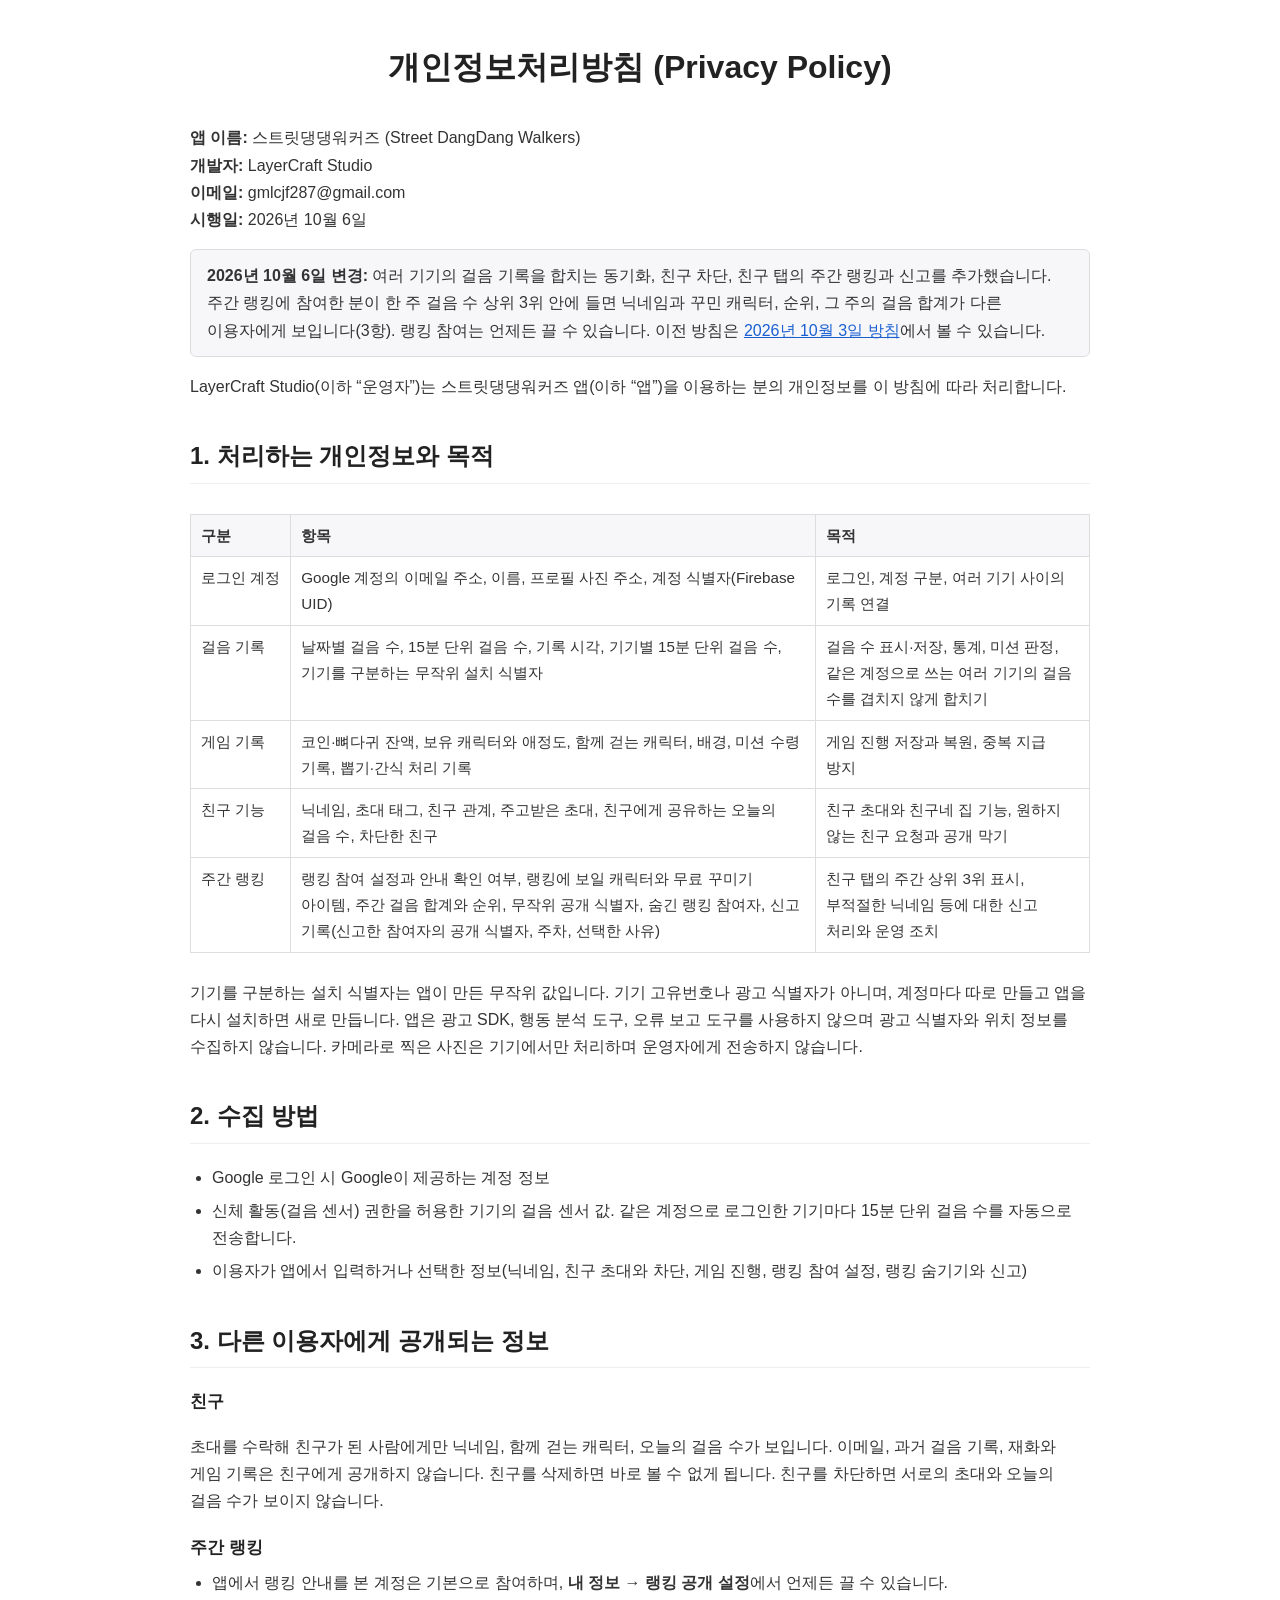
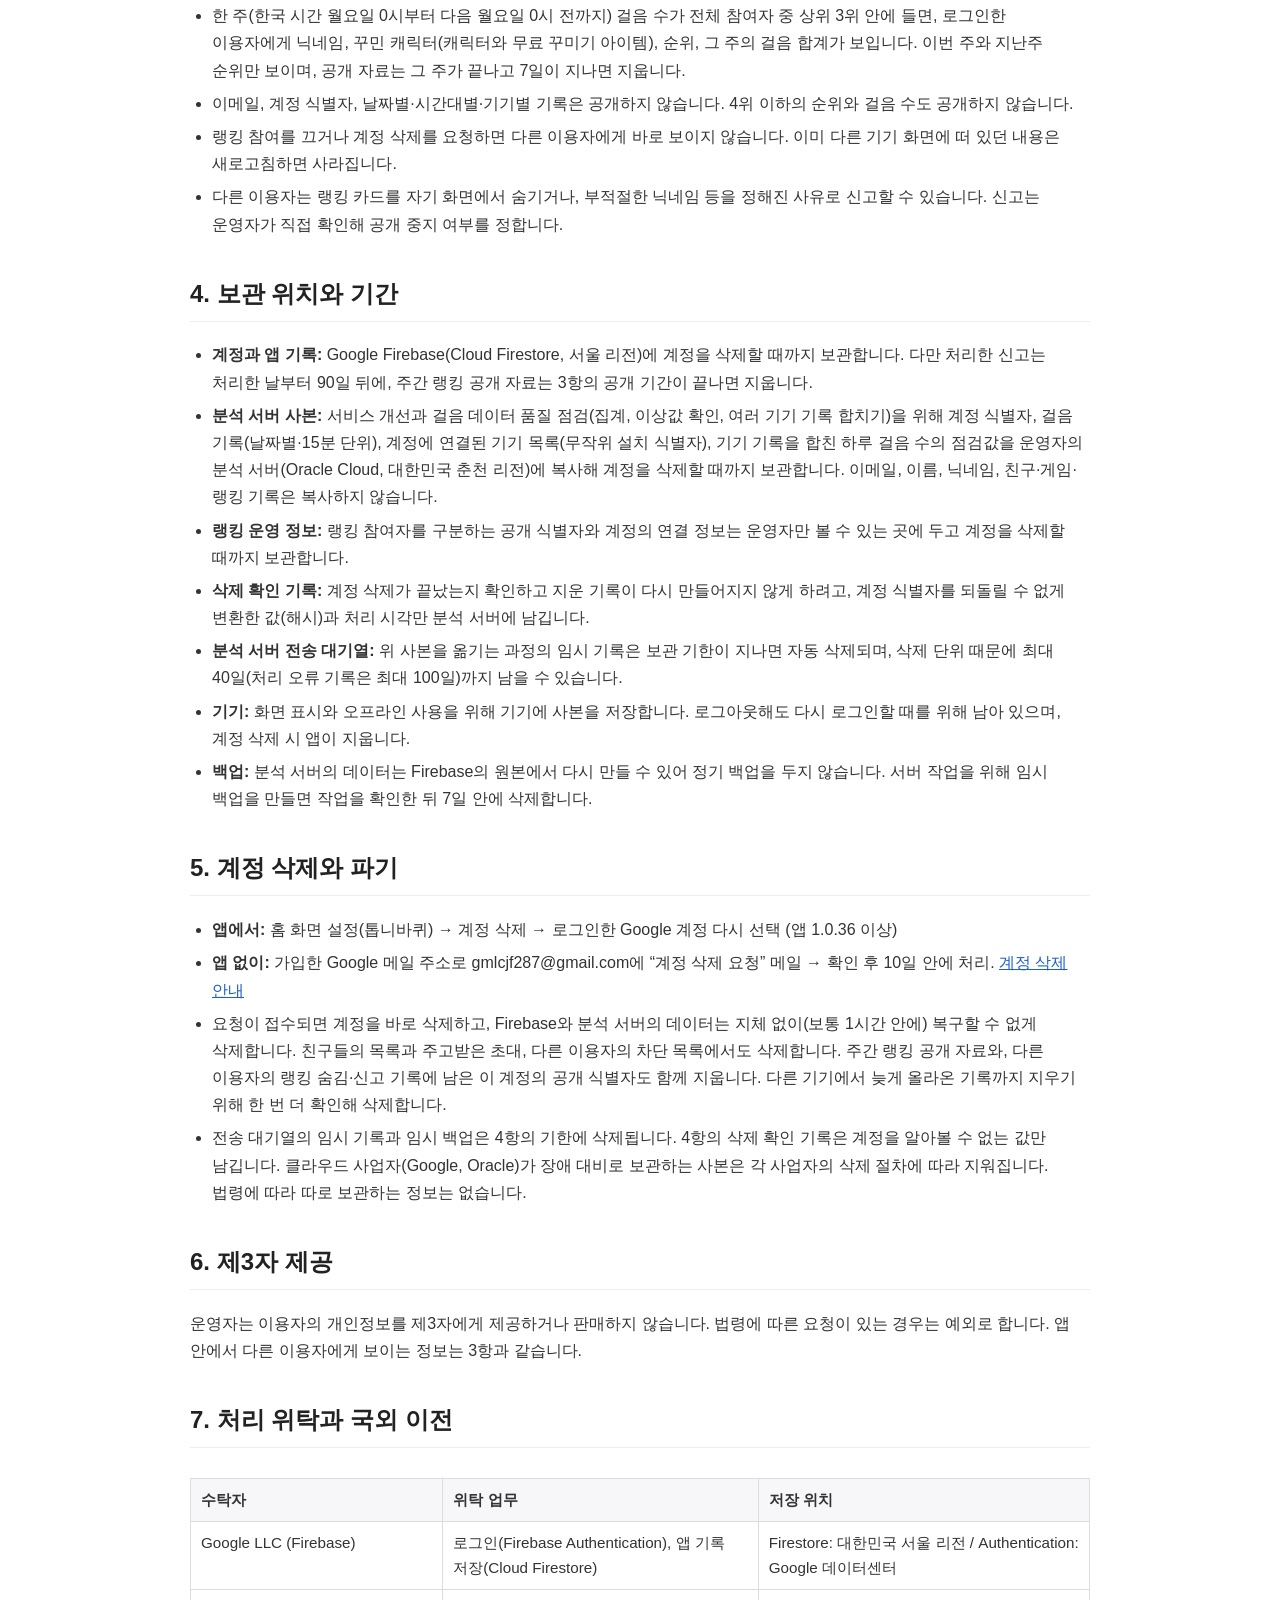
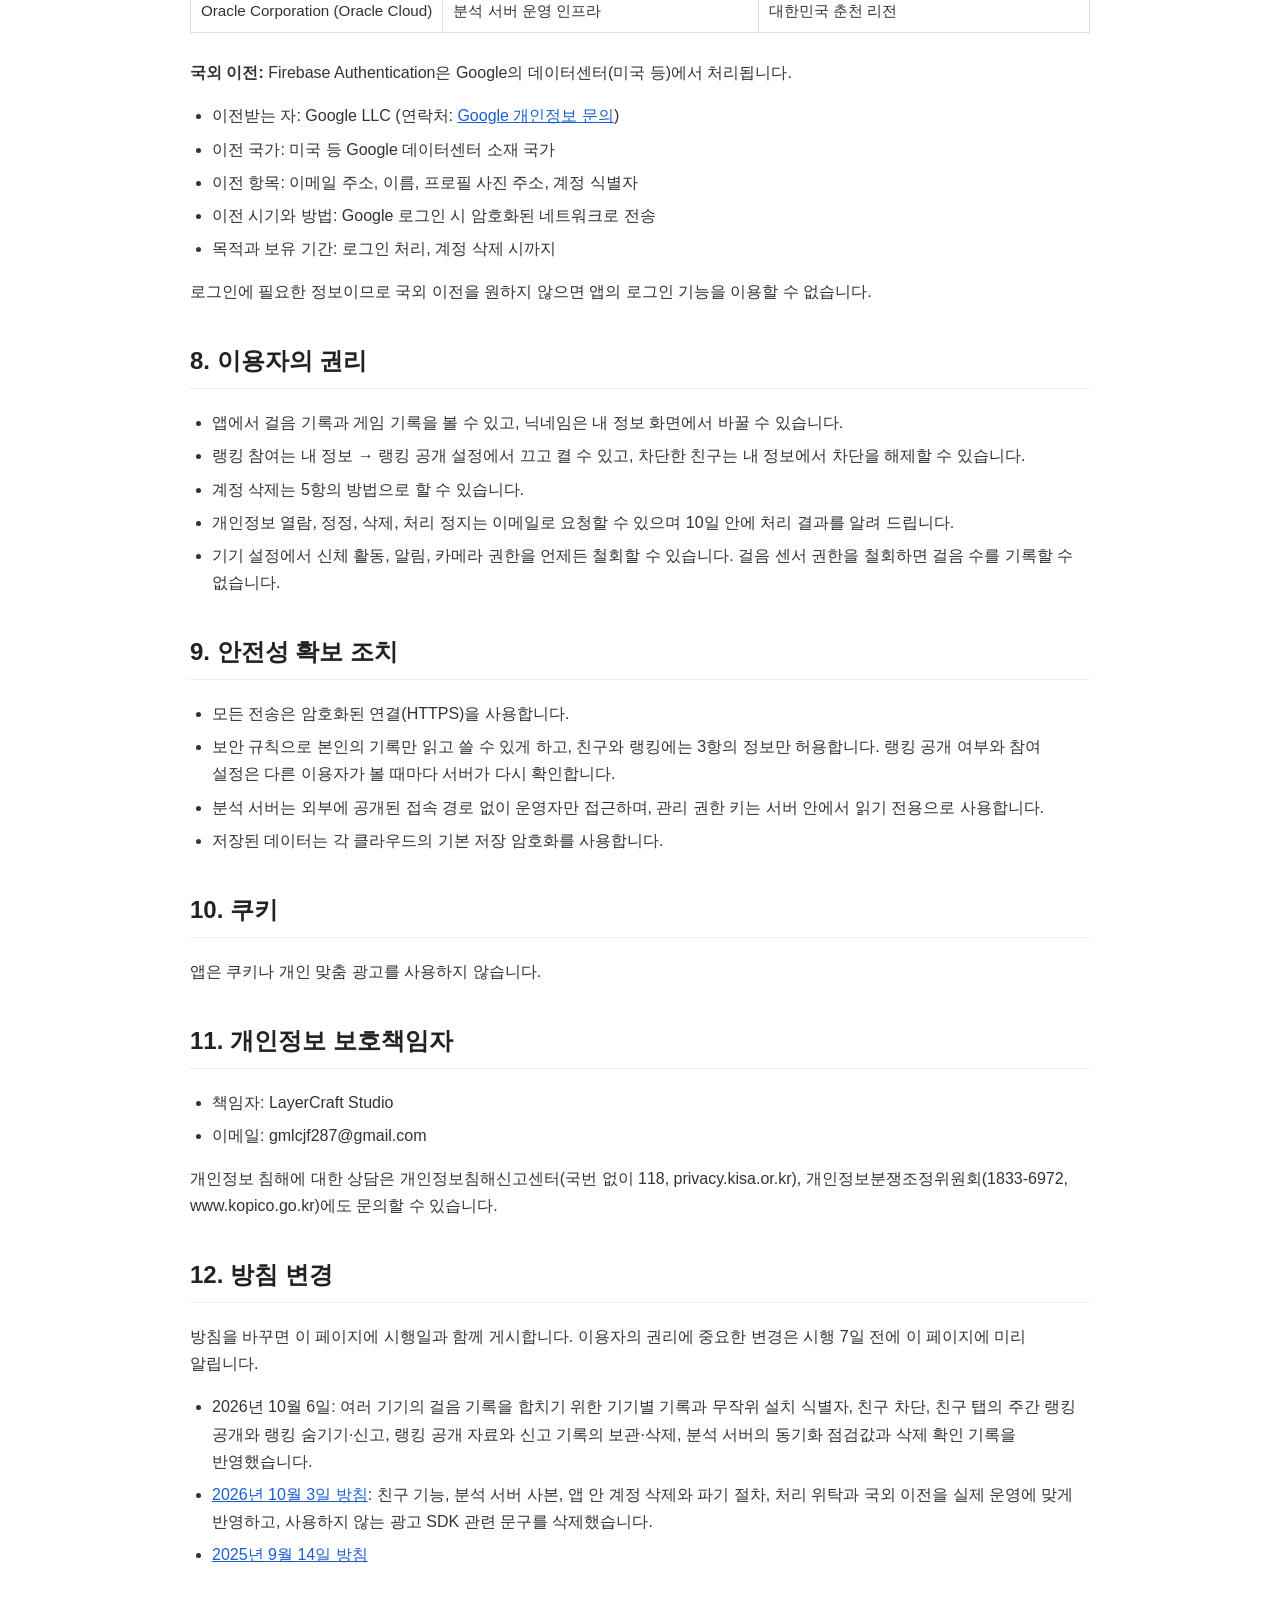
<file: privacy-2026-10-06.html>
<!DOCTYPE html>
<html lang="ko">
<head>
  <meta charset="UTF-8">
  <meta name="viewport" content="width=device-width, initial-scale=1.0">
  <title>개인정보처리방침 - 스트릿댕댕워커즈</title>
  <style>
    body {
      font-family: "Apple SD Gothic Neo", "Malgun Gothic", "Helvetica", "Arial", sans-serif;
      line-height: 1.7;
      max-width: 900px;
      margin: 40px auto;
      padding: 0 20px;
      color: #333;
      background: #fff;
      word-break: keep-all;
      overflow-wrap: anywhere;
    }
    h1 { color: #222; text-align: center; margin-bottom: 30px; }
    h2 { color: #222; margin-top: 36px; border-bottom: 1px solid #eee; padding-bottom: 6px; }
    h3 { color: #222; margin: 20px 0 6px; font-size: 1.05em; }
    ul, ol { margin: 0; padding-left: 22px; }
    li { margin-bottom: 6px; }
    table { border-collapse: collapse; width: 100%; margin: 10px 0; font-size: 0.95em; }
    th, td { border: 1px solid #ddd; padding: 8px 10px; text-align: left; vertical-align: top; }
    th { background: #f7f7fa; }
    th:first-child, td:first-child { white-space: nowrap; }
    .scroll { overflow-x: auto; }
    .notice { background: #f7f7fa; border: 1px solid #ddd; border-radius: 6px; padding: 12px 16px; margin: 16px 0; }
    a { color: #1a5fd0; }
  </style>
</head>
<body>
  <h1>개인정보처리방침 (Privacy Policy)</h1>

  <p><strong>앱 이름:</strong> 스트릿댕댕워커즈 (Street DangDang Walkers)<br>
     <strong>개발자:</strong> LayerCraft Studio<br>
     <strong>이메일:</strong> gmlcjf287@gmail.com<br>
     <strong>시행일:</strong> 2026년 10월 6일
  </p>

  <div class="notice">
    <strong>2026년 10월 6일 변경:</strong> 여러 기기의 걸음 기록을 합치는 동기화, 친구 차단, 친구 탭의 주간 랭킹과 신고를 추가했습니다.
    주간 랭킹에 참여한 분이 한 주 걸음 수 상위 3위 안에 들면 닉네임과 꾸민 캐릭터, 순위, 그 주의 걸음 합계가
    다른 이용자에게 보입니다(3항). 랭킹 참여는 언제든 끌 수 있습니다.
    이전 방침은 <a href="privacy-2026-10-03.html">2026년 10월 3일 방침</a>에서 볼 수 있습니다.
  </div>

  <p>LayerCraft Studio(이하 “운영자”)는 스트릿댕댕워커즈 앱(이하 “앱”)을 이용하는 분의 개인정보를 이 방침에 따라 처리합니다.</p>

  <h2>1. 처리하는 개인정보와 목적</h2>
  <div class="scroll"><table>
    <tr><th>구분</th><th>항목</th><th>목적</th></tr>
    <tr><td>로그인 계정</td><td>Google 계정의 이메일 주소, 이름, 프로필 사진 주소, 계정 식별자(Firebase UID)</td><td>로그인, 계정 구분, 여러 기기 사이의 기록 연결</td></tr>
    <tr><td>걸음 기록</td><td>날짜별 걸음 수, 15분 단위 걸음 수, 기록 시각, 기기별 15분 단위 걸음 수, 기기를 구분하는 무작위 설치 식별자</td><td>걸음 수 표시·저장, 통계, 미션 판정, 같은 계정으로 쓰는 여러 기기의 걸음 수를 겹치지 않게 합치기</td></tr>
    <tr><td>게임 기록</td><td>코인·뼈다귀 잔액, 보유 캐릭터와 애정도, 함께 걷는 캐릭터, 배경, 미션 수령 기록, 뽑기·간식 처리 기록</td><td>게임 진행 저장과 복원, 중복 지급 방지</td></tr>
    <tr><td>친구 기능</td><td>닉네임, 초대 태그, 친구 관계, 주고받은 초대, 친구에게 공유하는 오늘의 걸음 수, 차단한 친구</td><td>친구 초대와 친구네 집 기능, 원하지 않는 친구 요청과 공개 막기</td></tr>
    <tr><td>주간 랭킹</td><td>랭킹 참여 설정과 안내 확인 여부, 랭킹에 보일 캐릭터와 무료 꾸미기 아이템, 주간 걸음 합계와 순위, 무작위 공개 식별자, 숨긴 랭킹 참여자, 신고 기록(신고한 참여자의 공개 식별자, 주차, 선택한 사유)</td><td>친구 탭의 주간 상위 3위 표시, 부적절한 닉네임 등에 대한 신고 처리와 운영 조치</td></tr>
  </table></div>
  <p>기기를 구분하는 설치 식별자는 앱이 만든 무작위 값입니다. 기기 고유번호나 광고 식별자가 아니며, 계정마다 따로 만들고 앱을 다시 설치하면 새로 만듭니다.
     앱은 광고 SDK, 행동 분석 도구, 오류 보고 도구를 사용하지 않으며 광고 식별자와 위치 정보를 수집하지 않습니다.
     카메라로 찍은 사진은 기기에서만 처리하며 운영자에게 전송하지 않습니다.</p>

  <h2>2. 수집 방법</h2>
  <ul>
    <li>Google 로그인 시 Google이 제공하는 계정 정보</li>
    <li>신체 활동(걸음 센서) 권한을 허용한 기기의 걸음 센서 값. 같은 계정으로 로그인한 기기마다 15분 단위 걸음 수를 자동으로 전송합니다.</li>
    <li>이용자가 앱에서 입력하거나 선택한 정보(닉네임, 친구 초대와 차단, 게임 진행, 랭킹 참여 설정, 랭킹 숨기기와 신고)</li>
  </ul>

  <h2>3. 다른 이용자에게 공개되는 정보</h2>
  <h3>친구</h3>
  <p>초대를 수락해 친구가 된 사람에게만 닉네임, 함께 걷는 캐릭터, 오늘의 걸음 수가 보입니다. 이메일, 과거 걸음 기록, 재화와 게임 기록은 친구에게 공개하지 않습니다. 친구를 삭제하면 바로 볼 수 없게 됩니다. 친구를 차단하면 서로의 초대와 오늘의 걸음 수가 보이지 않습니다.</p>
  <h3>주간 랭킹</h3>
  <ul>
    <li>앱에서 랭킹 안내를 본 계정은 기본으로 참여하며, <strong>내 정보 → 랭킹 공개 설정</strong>에서 언제든 끌 수 있습니다.</li>
    <li>한 주(한국 시간 월요일 0시부터 다음 월요일 0시 전까지) 걸음 수가 전체 참여자 중 상위 3위 안에 들면, 로그인한 이용자에게 닉네임, 꾸민 캐릭터(캐릭터와 무료 꾸미기 아이템), 순위, 그 주의 걸음 합계가 보입니다. 이번 주와 지난주 순위만 보이며, 공개 자료는 그 주가 끝나고 7일이 지나면 지웁니다.</li>
    <li>이메일, 계정 식별자, 날짜별·시간대별·기기별 기록은 공개하지 않습니다. 4위 이하의 순위와 걸음 수도 공개하지 않습니다.</li>
    <li>랭킹 참여를 끄거나 계정 삭제를 요청하면 다른 이용자에게 바로 보이지 않습니다. 이미 다른 기기 화면에 떠 있던 내용은 새로고침하면 사라집니다.</li>
    <li>다른 이용자는 랭킹 카드를 자기 화면에서 숨기거나, 부적절한 닉네임 등을 정해진 사유로 신고할 수 있습니다. 신고는 운영자가 직접 확인해 공개 중지 여부를 정합니다.</li>
  </ul>

  <h2>4. 보관 위치와 기간</h2>
  <ul>
    <li><strong>계정과 앱 기록:</strong> Google Firebase(Cloud Firestore, 서울 리전)에 계정을 삭제할 때까지 보관합니다. 다만 처리한 신고는 처리한 날부터 90일 뒤에, 주간 랭킹 공개 자료는 3항의 공개 기간이 끝나면 지웁니다.</li>
    <li><strong>분석 서버 사본:</strong> 서비스 개선과 걸음 데이터 품질 점검(집계, 이상값 확인, 여러 기기 기록 합치기)을 위해 계정 식별자, 걸음 기록(날짜별·15분 단위), 계정에 연결된 기기 목록(무작위 설치 식별자), 기기 기록을 합친 하루 걸음 수의 점검값을 운영자의 분석 서버(Oracle Cloud, 대한민국 춘천 리전)에 복사해 계정을 삭제할 때까지 보관합니다. 이메일, 이름, 닉네임, 친구·게임·랭킹 기록은 복사하지 않습니다.</li>
    <li><strong>랭킹 운영 정보:</strong> 랭킹 참여자를 구분하는 공개 식별자와 계정의 연결 정보는 운영자만 볼 수 있는 곳에 두고 계정을 삭제할 때까지 보관합니다.</li>
    <li><strong>삭제 확인 기록:</strong> 계정 삭제가 끝났는지 확인하고 지운 기록이 다시 만들어지지 않게 하려고, 계정 식별자를 되돌릴 수 없게 변환한 값(해시)과 처리 시각만 분석 서버에 남깁니다.</li>
    <li><strong>분석 서버 전송 대기열:</strong> 위 사본을 옮기는 과정의 임시 기록은 보관 기한이 지나면 자동 삭제되며, 삭제 단위 때문에 최대 40일(처리 오류 기록은 최대 100일)까지 남을 수 있습니다.</li>
    <li><strong>기기:</strong> 화면 표시와 오프라인 사용을 위해 기기에 사본을 저장합니다. 로그아웃해도 다시 로그인할 때를 위해 남아 있으며, 계정 삭제 시 앱이 지웁니다.</li>
    <li><strong>백업:</strong> 분석 서버의 데이터는 Firebase의 원본에서 다시 만들 수 있어 정기 백업을 두지 않습니다. 서버 작업을 위해 임시 백업을 만들면 작업을 확인한 뒤 7일 안에 삭제합니다.</li>
  </ul>

  <h2>5. 계정 삭제와 파기</h2>
  <ul>
    <li><strong>앱에서:</strong> 홈 화면 설정(톱니바퀴) → 계정 삭제 → 로그인한 Google 계정 다시 선택 (앱 1.0.36 이상)</li>
    <li><strong>앱 없이:</strong> 가입한 Google 메일 주소로 gmlcjf287@gmail.com에 “계정 삭제 요청” 메일 → 확인 후 10일 안에 처리. <a href="delete-account.html">계정 삭제 안내</a></li>
    <li>요청이 접수되면 계정을 바로 삭제하고, Firebase와 분석 서버의 데이터는 지체 없이(보통 1시간 안에) 복구할 수 없게 삭제합니다. 친구들의 목록과 주고받은 초대, 다른 이용자의 차단 목록에서도 삭제합니다. 주간 랭킹 공개 자료와, 다른 이용자의 랭킹 숨김·신고 기록에 남은 이 계정의 공개 식별자도 함께 지웁니다. 다른 기기에서 늦게 올라온 기록까지 지우기 위해 한 번 더 확인해 삭제합니다.</li>
    <li>전송 대기열의 임시 기록과 임시 백업은 4항의 기한에 삭제됩니다. 4항의 삭제 확인 기록은 계정을 알아볼 수 없는 값만 남깁니다. 클라우드 사업자(Google, Oracle)가 장애 대비로 보관하는 사본은 각 사업자의 삭제 절차에 따라 지워집니다. 법령에 따라 따로 보관하는 정보는 없습니다.</li>
  </ul>

  <h2>6. 제3자 제공</h2>
  <p>운영자는 이용자의 개인정보를 제3자에게 제공하거나 판매하지 않습니다. 법령에 따른 요청이 있는 경우는 예외로 합니다. 앱 안에서 다른 이용자에게 보이는 정보는 3항과 같습니다.</p>

  <h2>7. 처리 위탁과 국외 이전</h2>
  <div class="scroll"><table>
    <tr><th>수탁자</th><th>위탁 업무</th><th>저장 위치</th></tr>
    <tr><td>Google LLC (Firebase)</td><td>로그인(Firebase Authentication), 앱 기록 저장(Cloud Firestore)</td><td>Firestore: 대한민국 서울 리전 / Authentication: Google 데이터센터</td></tr>
    <tr><td>Oracle Corporation (Oracle Cloud)</td><td>분석 서버 운영 인프라</td><td>대한민국 춘천 리전</td></tr>
  </table></div>
  <p><strong>국외 이전:</strong> Firebase Authentication은 Google의 데이터센터(미국 등)에서 처리됩니다.</p>
  <ul>
    <li>이전받는 자: Google LLC (연락처: <a href="https://support.google.com/policies/contact/general_privacy_form">Google 개인정보 문의</a>)</li>
    <li>이전 국가: 미국 등 Google 데이터센터 소재 국가</li>
    <li>이전 항목: 이메일 주소, 이름, 프로필 사진 주소, 계정 식별자</li>
    <li>이전 시기와 방법: Google 로그인 시 암호화된 네트워크로 전송</li>
    <li>목적과 보유 기간: 로그인 처리, 계정 삭제 시까지</li>
  </ul>
  <p>로그인에 필요한 정보이므로 국외 이전을 원하지 않으면 앱의 로그인 기능을 이용할 수 없습니다.</p>

  <h2>8. 이용자의 권리</h2>
  <ul>
    <li>앱에서 걸음 기록과 게임 기록을 볼 수 있고, 닉네임은 내 정보 화면에서 바꿀 수 있습니다.</li>
    <li>랭킹 참여는 내 정보 → 랭킹 공개 설정에서 끄고 켤 수 있고, 차단한 친구는 내 정보에서 차단을 해제할 수 있습니다.</li>
    <li>계정 삭제는 5항의 방법으로 할 수 있습니다.</li>
    <li>개인정보 열람, 정정, 삭제, 처리 정지는 이메일로 요청할 수 있으며 10일 안에 처리 결과를 알려 드립니다.</li>
    <li>기기 설정에서 신체 활동, 알림, 카메라 권한을 언제든 철회할 수 있습니다. 걸음 센서 권한을 철회하면 걸음 수를 기록할 수 없습니다.</li>
  </ul>

  <h2>9. 안전성 확보 조치</h2>
  <ul>
    <li>모든 전송은 암호화된 연결(HTTPS)을 사용합니다.</li>
    <li>보안 규칙으로 본인의 기록만 읽고 쓸 수 있게 하고, 친구와 랭킹에는 3항의 정보만 허용합니다. 랭킹 공개 여부와 참여 설정은 다른 이용자가 볼 때마다 서버가 다시 확인합니다.</li>
    <li>분석 서버는 외부에 공개된 접속 경로 없이 운영자만 접근하며, 관리 권한 키는 서버 안에서 읽기 전용으로 사용합니다.</li>
    <li>저장된 데이터는 각 클라우드의 기본 저장 암호화를 사용합니다.</li>
  </ul>

  <h2>10. 쿠키</h2>
  <p>앱은 쿠키나 개인 맞춤 광고를 사용하지 않습니다.</p>

  <h2>11. 개인정보 보호책임자</h2>
  <ul>
    <li>책임자: LayerCraft Studio</li>
    <li>이메일: gmlcjf287@gmail.com</li>
  </ul>
  <p>개인정보 침해에 대한 상담은 개인정보침해신고센터(국번 없이 118, privacy.kisa.or.kr), 개인정보분쟁조정위원회(1833-6972, www.kopico.go.kr)에도 문의할 수 있습니다.</p>

  <h2>12. 방침 변경</h2>
  <p>방침을 바꾸면 이 페이지에 시행일과 함께 게시합니다. 이용자의 권리에 중요한 변경은 시행 7일 전에 이 페이지에 미리 알립니다.</p>
  <ul>
    <li>2026년 10월 6일: 여러 기기의 걸음 기록을 합치기 위한 기기별 기록과 무작위 설치 식별자, 친구 차단, 친구 탭의 주간 랭킹 공개와 랭킹 숨기기·신고, 랭킹 공개 자료와 신고 기록의 보관·삭제, 분석 서버의 동기화 점검값과 삭제 확인 기록을 반영했습니다.</li>
    <li><a href="privacy-2026-10-03.html">2026년 10월 3일 방침</a>: 친구 기능, 분석 서버 사본, 앱 안 계정 삭제와 파기 절차, 처리 위탁과 국외 이전을 실제 운영에 맞게 반영하고, 사용하지 않는 광고 SDK 관련 문구를 삭제했습니다.</li>
    <li><a href="privacy-2025-09-14.html">2025년 9월 14일 방침</a></li>
  </ul>
</body>
</html>
</file>
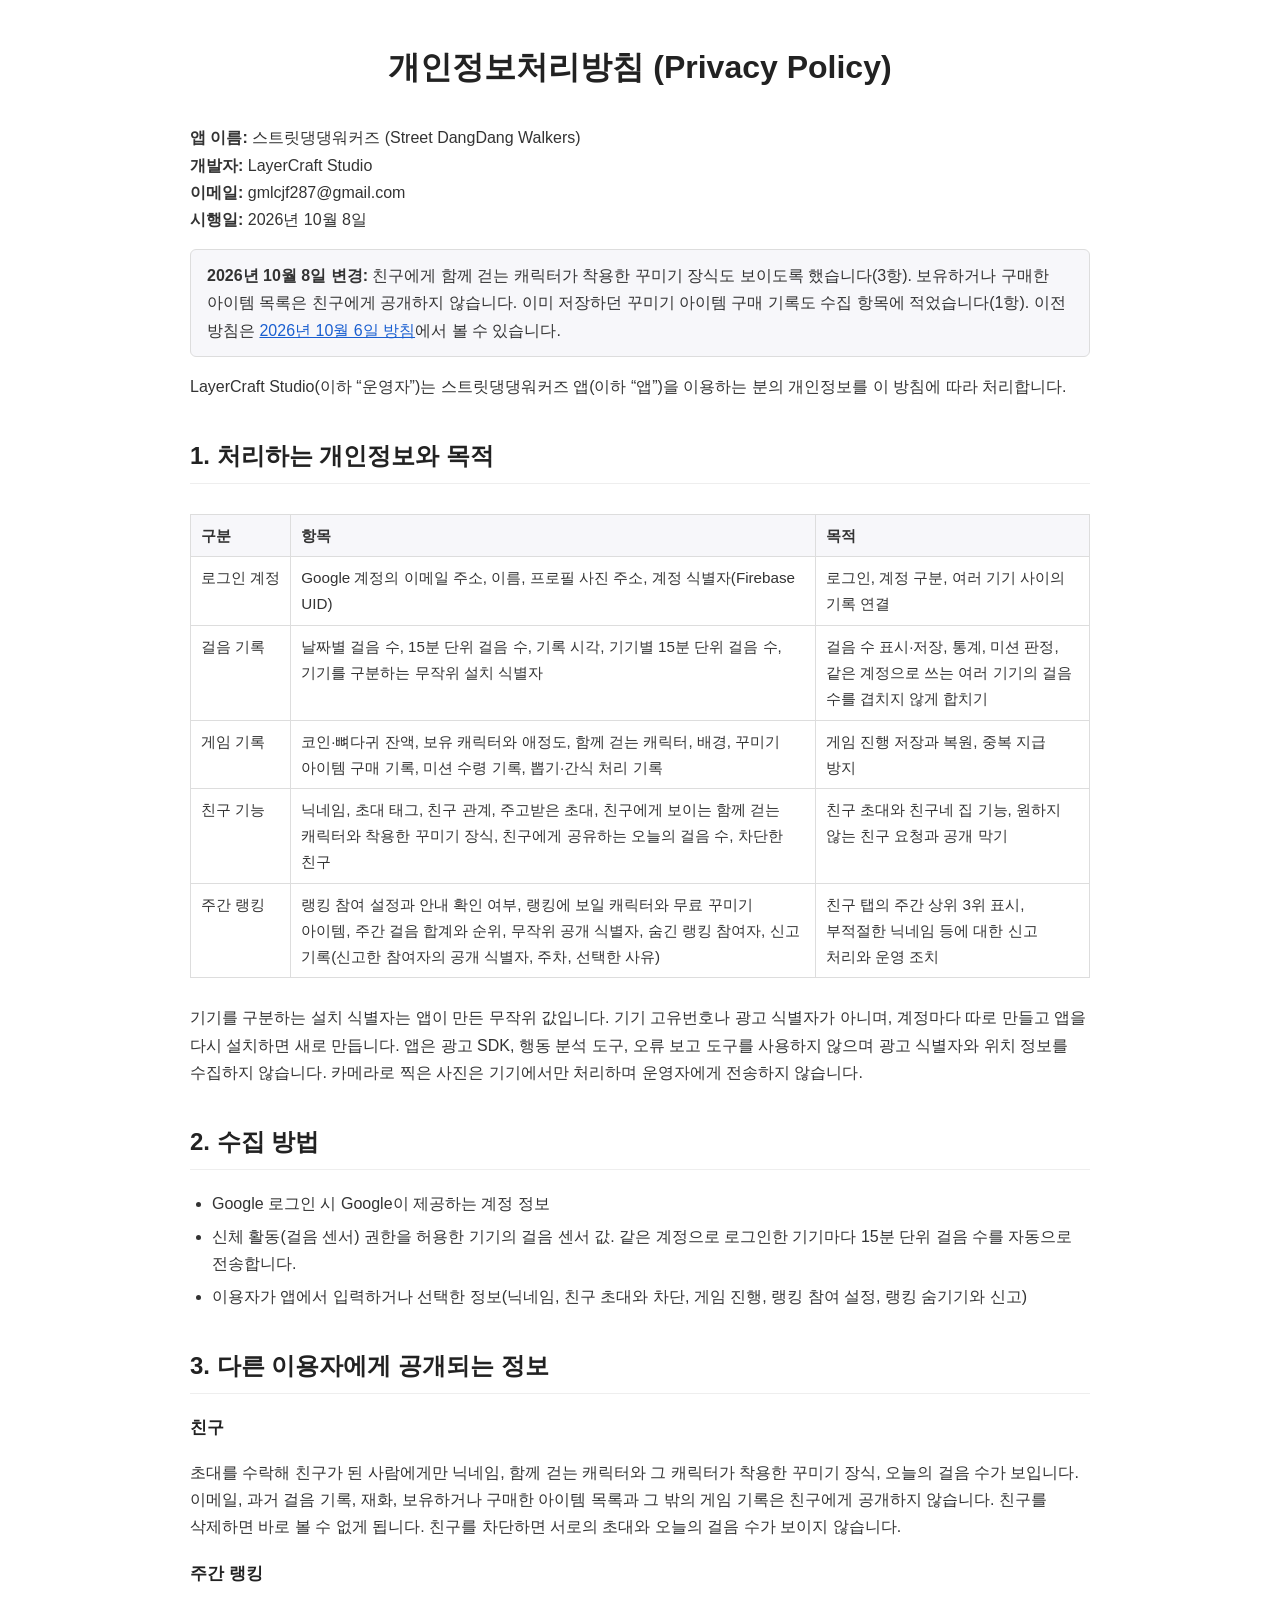
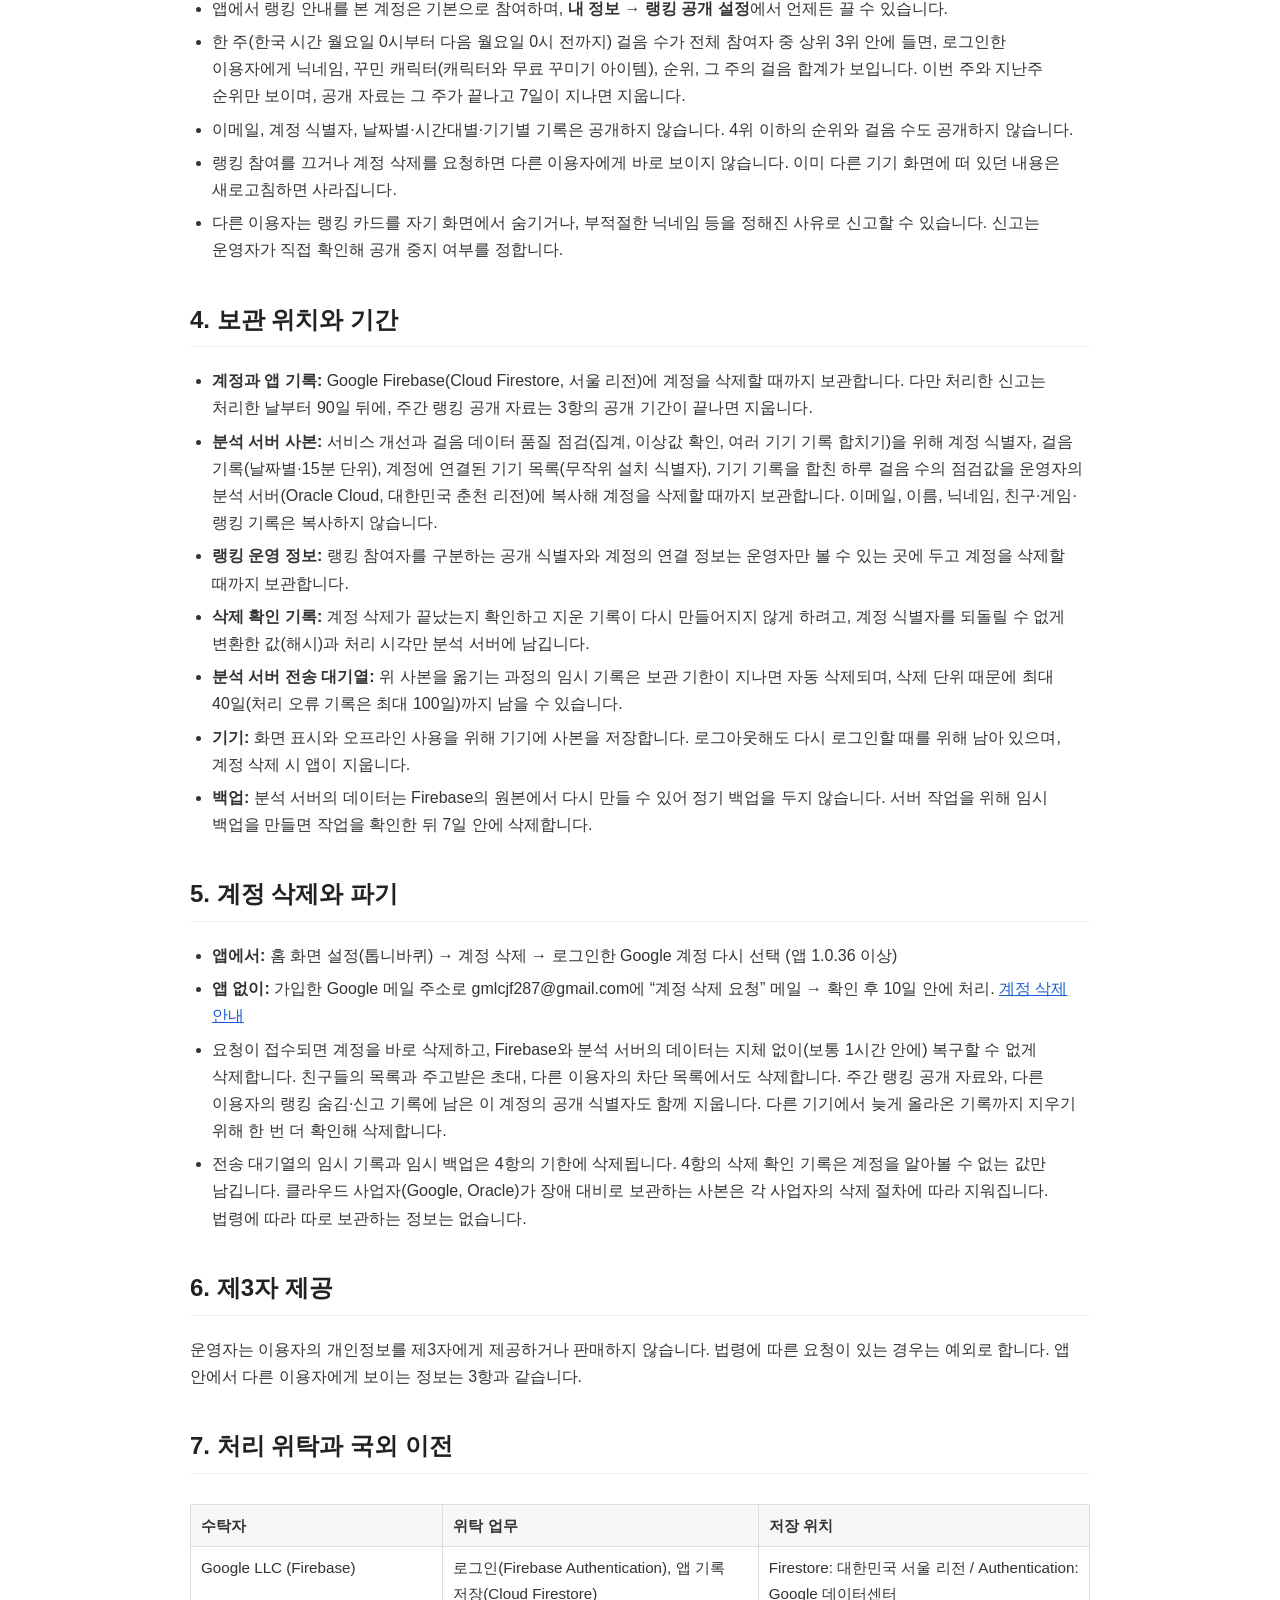
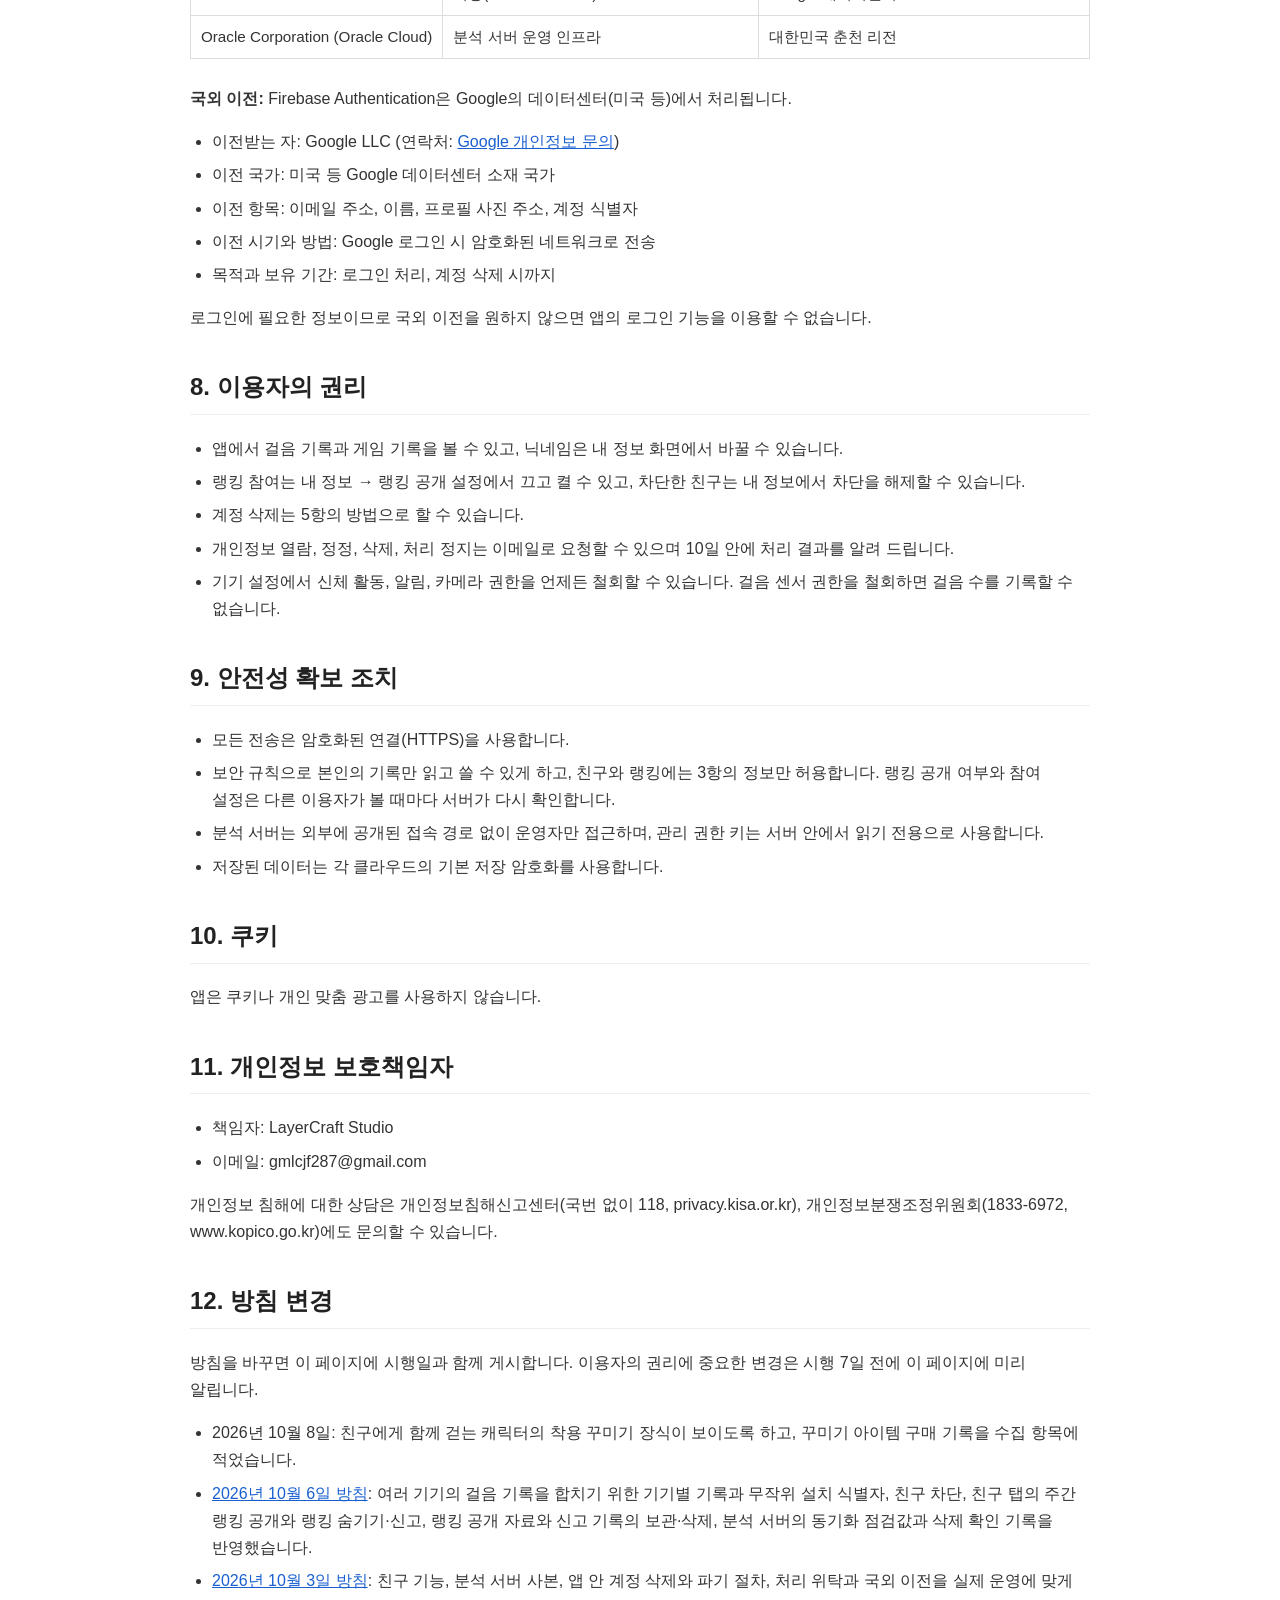
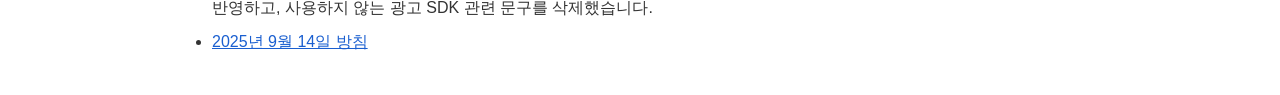
<file: privacy-2026-10-08.html>
<!DOCTYPE html>
<html lang="ko">
<head>
  <meta charset="UTF-8">
  <meta name="viewport" content="width=device-width, initial-scale=1.0">
  <title>개인정보처리방침 - 스트릿댕댕워커즈</title>
  <style>
    body {
      font-family: "Apple SD Gothic Neo", "Malgun Gothic", "Helvetica", "Arial", sans-serif;
      line-height: 1.7;
      max-width: 900px;
      margin: 40px auto;
      padding: 0 20px;
      color: #333;
      background: #fff;
      word-break: keep-all;
      overflow-wrap: anywhere;
    }
    h1 { color: #222; text-align: center; margin-bottom: 30px; }
    h2 { color: #222; margin-top: 36px; border-bottom: 1px solid #eee; padding-bottom: 6px; }
    h3 { color: #222; margin: 20px 0 6px; font-size: 1.05em; }
    ul, ol { margin: 0; padding-left: 22px; }
    li { margin-bottom: 6px; }
    table { border-collapse: collapse; width: 100%; margin: 10px 0; font-size: 0.95em; }
    th, td { border: 1px solid #ddd; padding: 8px 10px; text-align: left; vertical-align: top; }
    th { background: #f7f7fa; }
    th:first-child, td:first-child { white-space: nowrap; }
    .scroll { overflow-x: auto; }
    .notice { background: #f7f7fa; border: 1px solid #ddd; border-radius: 6px; padding: 12px 16px; margin: 16px 0; }
    a { color: #1a5fd0; }
  </style>
</head>
<body>
  <h1>개인정보처리방침 (Privacy Policy)</h1>

  <p><strong>앱 이름:</strong> 스트릿댕댕워커즈 (Street DangDang Walkers)<br>
     <strong>개발자:</strong> LayerCraft Studio<br>
     <strong>이메일:</strong> gmlcjf287@gmail.com<br>
     <strong>시행일:</strong> 2026년 10월 8일
  </p>

  <div class="notice">
    <strong>2026년 10월 8일 변경:</strong> 친구에게 함께 걷는 캐릭터가 착용한 꾸미기 장식도 보이도록 했습니다(3항).
    보유하거나 구매한 아이템 목록은 친구에게 공개하지 않습니다. 이미 저장하던 꾸미기 아이템 구매 기록도 수집 항목에 적었습니다(1항).
    이전 방침은 <a href="privacy-2026-10-06.html">2026년 10월 6일 방침</a>에서 볼 수 있습니다.
  </div>

  <p>LayerCraft Studio(이하 “운영자”)는 스트릿댕댕워커즈 앱(이하 “앱”)을 이용하는 분의 개인정보를 이 방침에 따라 처리합니다.</p>

  <h2>1. 처리하는 개인정보와 목적</h2>
  <div class="scroll"><table>
    <tr><th>구분</th><th>항목</th><th>목적</th></tr>
    <tr><td>로그인 계정</td><td>Google 계정의 이메일 주소, 이름, 프로필 사진 주소, 계정 식별자(Firebase UID)</td><td>로그인, 계정 구분, 여러 기기 사이의 기록 연결</td></tr>
    <tr><td>걸음 기록</td><td>날짜별 걸음 수, 15분 단위 걸음 수, 기록 시각, 기기별 15분 단위 걸음 수, 기기를 구분하는 무작위 설치 식별자</td><td>걸음 수 표시·저장, 통계, 미션 판정, 같은 계정으로 쓰는 여러 기기의 걸음 수를 겹치지 않게 합치기</td></tr>
    <tr><td>게임 기록</td><td>코인·뼈다귀 잔액, 보유 캐릭터와 애정도, 함께 걷는 캐릭터, 배경, 꾸미기 아이템 구매 기록, 미션 수령 기록, 뽑기·간식 처리 기록</td><td>게임 진행 저장과 복원, 중복 지급 방지</td></tr>
    <tr><td>친구 기능</td><td>닉네임, 초대 태그, 친구 관계, 주고받은 초대, 친구에게 보이는 함께 걷는 캐릭터와 착용한 꾸미기 장식, 친구에게 공유하는 오늘의 걸음 수, 차단한 친구</td><td>친구 초대와 친구네 집 기능, 원하지 않는 친구 요청과 공개 막기</td></tr>
    <tr><td>주간 랭킹</td><td>랭킹 참여 설정과 안내 확인 여부, 랭킹에 보일 캐릭터와 무료 꾸미기 아이템, 주간 걸음 합계와 순위, 무작위 공개 식별자, 숨긴 랭킹 참여자, 신고 기록(신고한 참여자의 공개 식별자, 주차, 선택한 사유)</td><td>친구 탭의 주간 상위 3위 표시, 부적절한 닉네임 등에 대한 신고 처리와 운영 조치</td></tr>
  </table></div>
  <p>기기를 구분하는 설치 식별자는 앱이 만든 무작위 값입니다. 기기 고유번호나 광고 식별자가 아니며, 계정마다 따로 만들고 앱을 다시 설치하면 새로 만듭니다.
     앱은 광고 SDK, 행동 분석 도구, 오류 보고 도구를 사용하지 않으며 광고 식별자와 위치 정보를 수집하지 않습니다.
     카메라로 찍은 사진은 기기에서만 처리하며 운영자에게 전송하지 않습니다.</p>

  <h2>2. 수집 방법</h2>
  <ul>
    <li>Google 로그인 시 Google이 제공하는 계정 정보</li>
    <li>신체 활동(걸음 센서) 권한을 허용한 기기의 걸음 센서 값. 같은 계정으로 로그인한 기기마다 15분 단위 걸음 수를 자동으로 전송합니다.</li>
    <li>이용자가 앱에서 입력하거나 선택한 정보(닉네임, 친구 초대와 차단, 게임 진행, 랭킹 참여 설정, 랭킹 숨기기와 신고)</li>
  </ul>

  <h2>3. 다른 이용자에게 공개되는 정보</h2>
  <h3>친구</h3>
  <p>초대를 수락해 친구가 된 사람에게만 닉네임, 함께 걷는 캐릭터와 그 캐릭터가 착용한 꾸미기 장식, 오늘의 걸음 수가 보입니다. 이메일, 과거 걸음 기록, 재화, 보유하거나 구매한 아이템 목록과 그 밖의 게임 기록은 친구에게 공개하지 않습니다. 친구를 삭제하면 바로 볼 수 없게 됩니다. 친구를 차단하면 서로의 초대와 오늘의 걸음 수가 보이지 않습니다.</p>
  <h3>주간 랭킹</h3>
  <ul>
    <li>앱에서 랭킹 안내를 본 계정은 기본으로 참여하며, <strong>내 정보 → 랭킹 공개 설정</strong>에서 언제든 끌 수 있습니다.</li>
    <li>한 주(한국 시간 월요일 0시부터 다음 월요일 0시 전까지) 걸음 수가 전체 참여자 중 상위 3위 안에 들면, 로그인한 이용자에게 닉네임, 꾸민 캐릭터(캐릭터와 무료 꾸미기 아이템), 순위, 그 주의 걸음 합계가 보입니다. 이번 주와 지난주 순위만 보이며, 공개 자료는 그 주가 끝나고 7일이 지나면 지웁니다.</li>
    <li>이메일, 계정 식별자, 날짜별·시간대별·기기별 기록은 공개하지 않습니다. 4위 이하의 순위와 걸음 수도 공개하지 않습니다.</li>
    <li>랭킹 참여를 끄거나 계정 삭제를 요청하면 다른 이용자에게 바로 보이지 않습니다. 이미 다른 기기 화면에 떠 있던 내용은 새로고침하면 사라집니다.</li>
    <li>다른 이용자는 랭킹 카드를 자기 화면에서 숨기거나, 부적절한 닉네임 등을 정해진 사유로 신고할 수 있습니다. 신고는 운영자가 직접 확인해 공개 중지 여부를 정합니다.</li>
  </ul>

  <h2>4. 보관 위치와 기간</h2>
  <ul>
    <li><strong>계정과 앱 기록:</strong> Google Firebase(Cloud Firestore, 서울 리전)에 계정을 삭제할 때까지 보관합니다. 다만 처리한 신고는 처리한 날부터 90일 뒤에, 주간 랭킹 공개 자료는 3항의 공개 기간이 끝나면 지웁니다.</li>
    <li><strong>분석 서버 사본:</strong> 서비스 개선과 걸음 데이터 품질 점검(집계, 이상값 확인, 여러 기기 기록 합치기)을 위해 계정 식별자, 걸음 기록(날짜별·15분 단위), 계정에 연결된 기기 목록(무작위 설치 식별자), 기기 기록을 합친 하루 걸음 수의 점검값을 운영자의 분석 서버(Oracle Cloud, 대한민국 춘천 리전)에 복사해 계정을 삭제할 때까지 보관합니다. 이메일, 이름, 닉네임, 친구·게임·랭킹 기록은 복사하지 않습니다.</li>
    <li><strong>랭킹 운영 정보:</strong> 랭킹 참여자를 구분하는 공개 식별자와 계정의 연결 정보는 운영자만 볼 수 있는 곳에 두고 계정을 삭제할 때까지 보관합니다.</li>
    <li><strong>삭제 확인 기록:</strong> 계정 삭제가 끝났는지 확인하고 지운 기록이 다시 만들어지지 않게 하려고, 계정 식별자를 되돌릴 수 없게 변환한 값(해시)과 처리 시각만 분석 서버에 남깁니다.</li>
    <li><strong>분석 서버 전송 대기열:</strong> 위 사본을 옮기는 과정의 임시 기록은 보관 기한이 지나면 자동 삭제되며, 삭제 단위 때문에 최대 40일(처리 오류 기록은 최대 100일)까지 남을 수 있습니다.</li>
    <li><strong>기기:</strong> 화면 표시와 오프라인 사용을 위해 기기에 사본을 저장합니다. 로그아웃해도 다시 로그인할 때를 위해 남아 있으며, 계정 삭제 시 앱이 지웁니다.</li>
    <li><strong>백업:</strong> 분석 서버의 데이터는 Firebase의 원본에서 다시 만들 수 있어 정기 백업을 두지 않습니다. 서버 작업을 위해 임시 백업을 만들면 작업을 확인한 뒤 7일 안에 삭제합니다.</li>
  </ul>

  <h2>5. 계정 삭제와 파기</h2>
  <ul>
    <li><strong>앱에서:</strong> 홈 화면 설정(톱니바퀴) → 계정 삭제 → 로그인한 Google 계정 다시 선택 (앱 1.0.36 이상)</li>
    <li><strong>앱 없이:</strong> 가입한 Google 메일 주소로 gmlcjf287@gmail.com에 “계정 삭제 요청” 메일 → 확인 후 10일 안에 처리. <a href="delete-account.html">계정 삭제 안내</a></li>
    <li>요청이 접수되면 계정을 바로 삭제하고, Firebase와 분석 서버의 데이터는 지체 없이(보통 1시간 안에) 복구할 수 없게 삭제합니다. 친구들의 목록과 주고받은 초대, 다른 이용자의 차단 목록에서도 삭제합니다. 주간 랭킹 공개 자료와, 다른 이용자의 랭킹 숨김·신고 기록에 남은 이 계정의 공개 식별자도 함께 지웁니다. 다른 기기에서 늦게 올라온 기록까지 지우기 위해 한 번 더 확인해 삭제합니다.</li>
    <li>전송 대기열의 임시 기록과 임시 백업은 4항의 기한에 삭제됩니다. 4항의 삭제 확인 기록은 계정을 알아볼 수 없는 값만 남깁니다. 클라우드 사업자(Google, Oracle)가 장애 대비로 보관하는 사본은 각 사업자의 삭제 절차에 따라 지워집니다. 법령에 따라 따로 보관하는 정보는 없습니다.</li>
  </ul>

  <h2>6. 제3자 제공</h2>
  <p>운영자는 이용자의 개인정보를 제3자에게 제공하거나 판매하지 않습니다. 법령에 따른 요청이 있는 경우는 예외로 합니다. 앱 안에서 다른 이용자에게 보이는 정보는 3항과 같습니다.</p>

  <h2>7. 처리 위탁과 국외 이전</h2>
  <div class="scroll"><table>
    <tr><th>수탁자</th><th>위탁 업무</th><th>저장 위치</th></tr>
    <tr><td>Google LLC (Firebase)</td><td>로그인(Firebase Authentication), 앱 기록 저장(Cloud Firestore)</td><td>Firestore: 대한민국 서울 리전 / Authentication: Google 데이터센터</td></tr>
    <tr><td>Oracle Corporation (Oracle Cloud)</td><td>분석 서버 운영 인프라</td><td>대한민국 춘천 리전</td></tr>
  </table></div>
  <p><strong>국외 이전:</strong> Firebase Authentication은 Google의 데이터센터(미국 등)에서 처리됩니다.</p>
  <ul>
    <li>이전받는 자: Google LLC (연락처: <a href="https://support.google.com/policies/contact/general_privacy_form">Google 개인정보 문의</a>)</li>
    <li>이전 국가: 미국 등 Google 데이터센터 소재 국가</li>
    <li>이전 항목: 이메일 주소, 이름, 프로필 사진 주소, 계정 식별자</li>
    <li>이전 시기와 방법: Google 로그인 시 암호화된 네트워크로 전송</li>
    <li>목적과 보유 기간: 로그인 처리, 계정 삭제 시까지</li>
  </ul>
  <p>로그인에 필요한 정보이므로 국외 이전을 원하지 않으면 앱의 로그인 기능을 이용할 수 없습니다.</p>

  <h2>8. 이용자의 권리</h2>
  <ul>
    <li>앱에서 걸음 기록과 게임 기록을 볼 수 있고, 닉네임은 내 정보 화면에서 바꿀 수 있습니다.</li>
    <li>랭킹 참여는 내 정보 → 랭킹 공개 설정에서 끄고 켤 수 있고, 차단한 친구는 내 정보에서 차단을 해제할 수 있습니다.</li>
    <li>계정 삭제는 5항의 방법으로 할 수 있습니다.</li>
    <li>개인정보 열람, 정정, 삭제, 처리 정지는 이메일로 요청할 수 있으며 10일 안에 처리 결과를 알려 드립니다.</li>
    <li>기기 설정에서 신체 활동, 알림, 카메라 권한을 언제든 철회할 수 있습니다. 걸음 센서 권한을 철회하면 걸음 수를 기록할 수 없습니다.</li>
  </ul>

  <h2>9. 안전성 확보 조치</h2>
  <ul>
    <li>모든 전송은 암호화된 연결(HTTPS)을 사용합니다.</li>
    <li>보안 규칙으로 본인의 기록만 읽고 쓸 수 있게 하고, 친구와 랭킹에는 3항의 정보만 허용합니다. 랭킹 공개 여부와 참여 설정은 다른 이용자가 볼 때마다 서버가 다시 확인합니다.</li>
    <li>분석 서버는 외부에 공개된 접속 경로 없이 운영자만 접근하며, 관리 권한 키는 서버 안에서 읽기 전용으로 사용합니다.</li>
    <li>저장된 데이터는 각 클라우드의 기본 저장 암호화를 사용합니다.</li>
  </ul>

  <h2>10. 쿠키</h2>
  <p>앱은 쿠키나 개인 맞춤 광고를 사용하지 않습니다.</p>

  <h2>11. 개인정보 보호책임자</h2>
  <ul>
    <li>책임자: LayerCraft Studio</li>
    <li>이메일: gmlcjf287@gmail.com</li>
  </ul>
  <p>개인정보 침해에 대한 상담은 개인정보침해신고센터(국번 없이 118, privacy.kisa.or.kr), 개인정보분쟁조정위원회(1833-6972, www.kopico.go.kr)에도 문의할 수 있습니다.</p>

  <h2>12. 방침 변경</h2>
  <p>방침을 바꾸면 이 페이지에 시행일과 함께 게시합니다. 이용자의 권리에 중요한 변경은 시행 7일 전에 이 페이지에 미리 알립니다.</p>
  <ul>
    <li>2026년 10월 8일: 친구에게 함께 걷는 캐릭터의 착용 꾸미기 장식이 보이도록 하고, 꾸미기 아이템 구매 기록을 수집 항목에 적었습니다.</li>
    <li><a href="privacy-2026-10-06.html">2026년 10월 6일 방침</a>: 여러 기기의 걸음 기록을 합치기 위한 기기별 기록과 무작위 설치 식별자, 친구 차단, 친구 탭의 주간 랭킹 공개와 랭킹 숨기기·신고, 랭킹 공개 자료와 신고 기록의 보관·삭제, 분석 서버의 동기화 점검값과 삭제 확인 기록을 반영했습니다.</li>
    <li><a href="privacy-2026-10-03.html">2026년 10월 3일 방침</a>: 친구 기능, 분석 서버 사본, 앱 안 계정 삭제와 파기 절차, 처리 위탁과 국외 이전을 실제 운영에 맞게 반영하고, 사용하지 않는 광고 SDK 관련 문구를 삭제했습니다.</li>
    <li><a href="privacy-2025-09-14.html">2025년 9월 14일 방침</a></li>
  </ul>
</body>
</html>
</file>
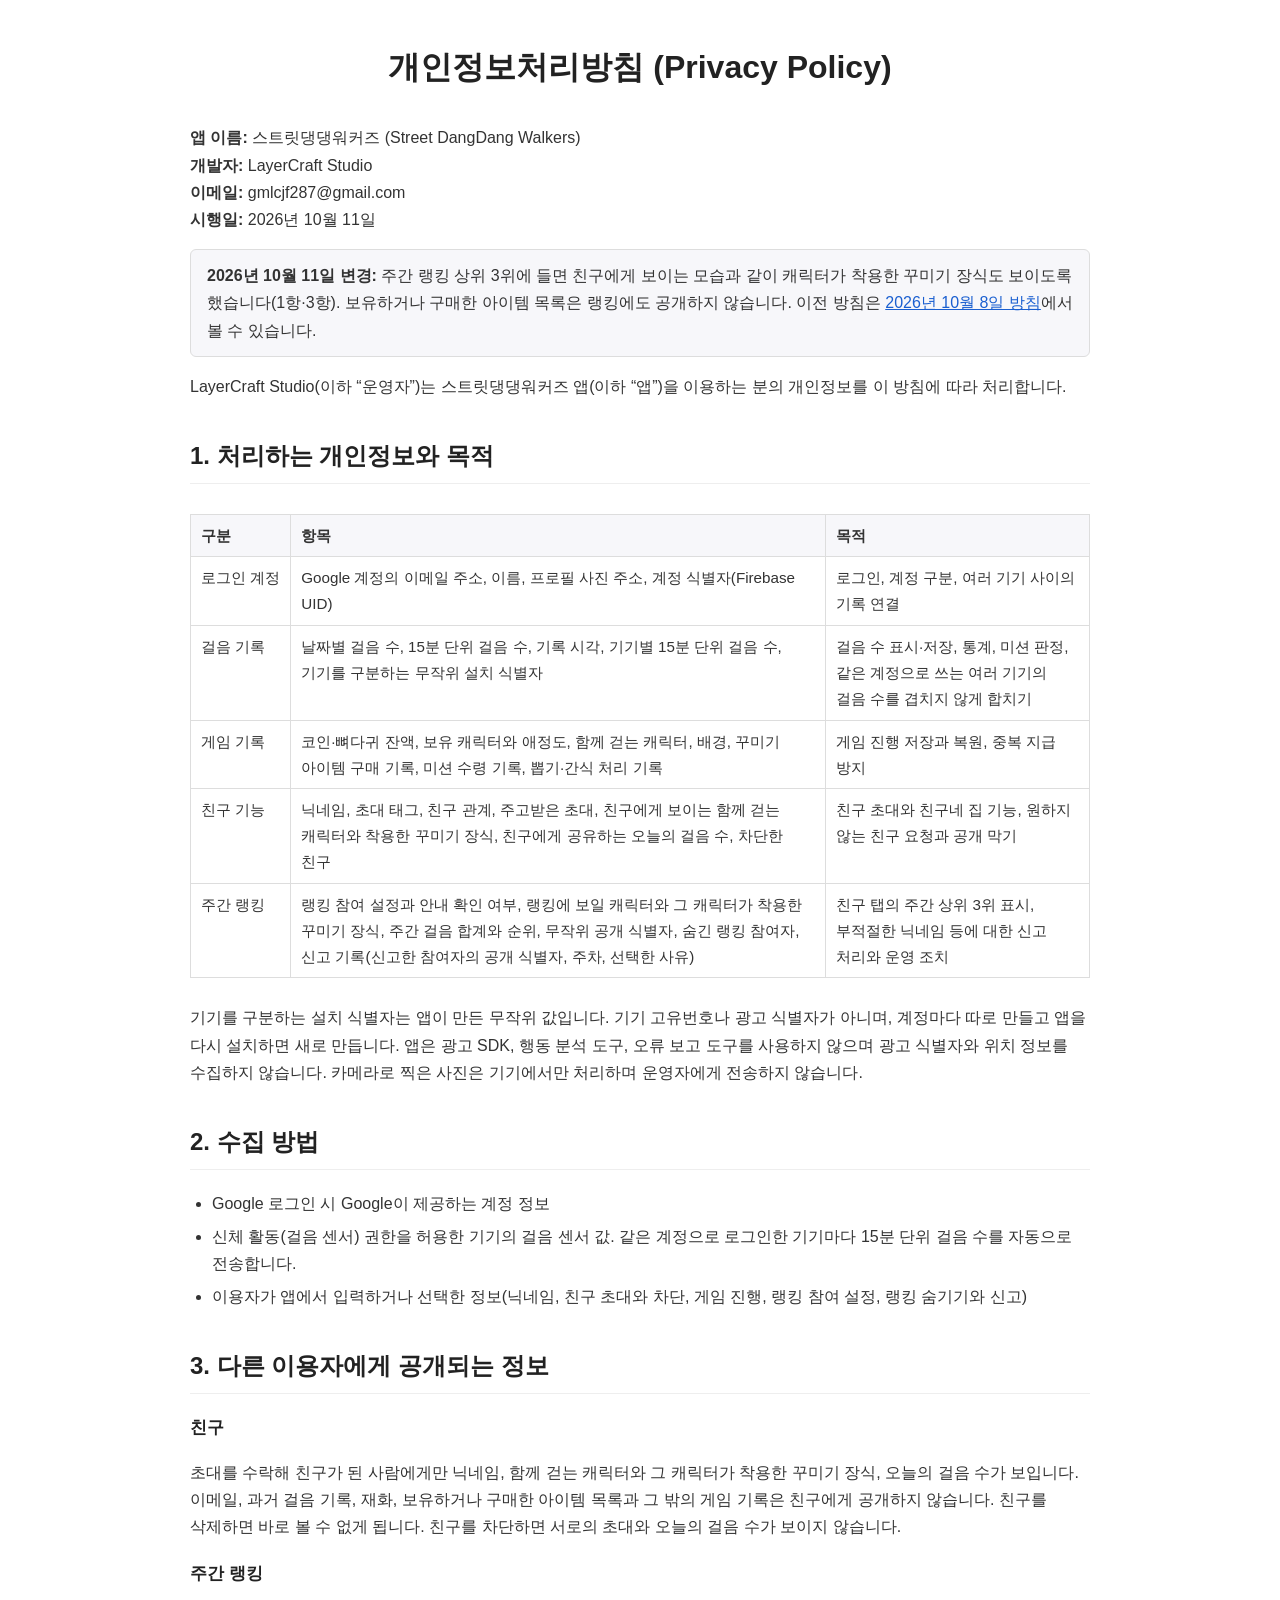
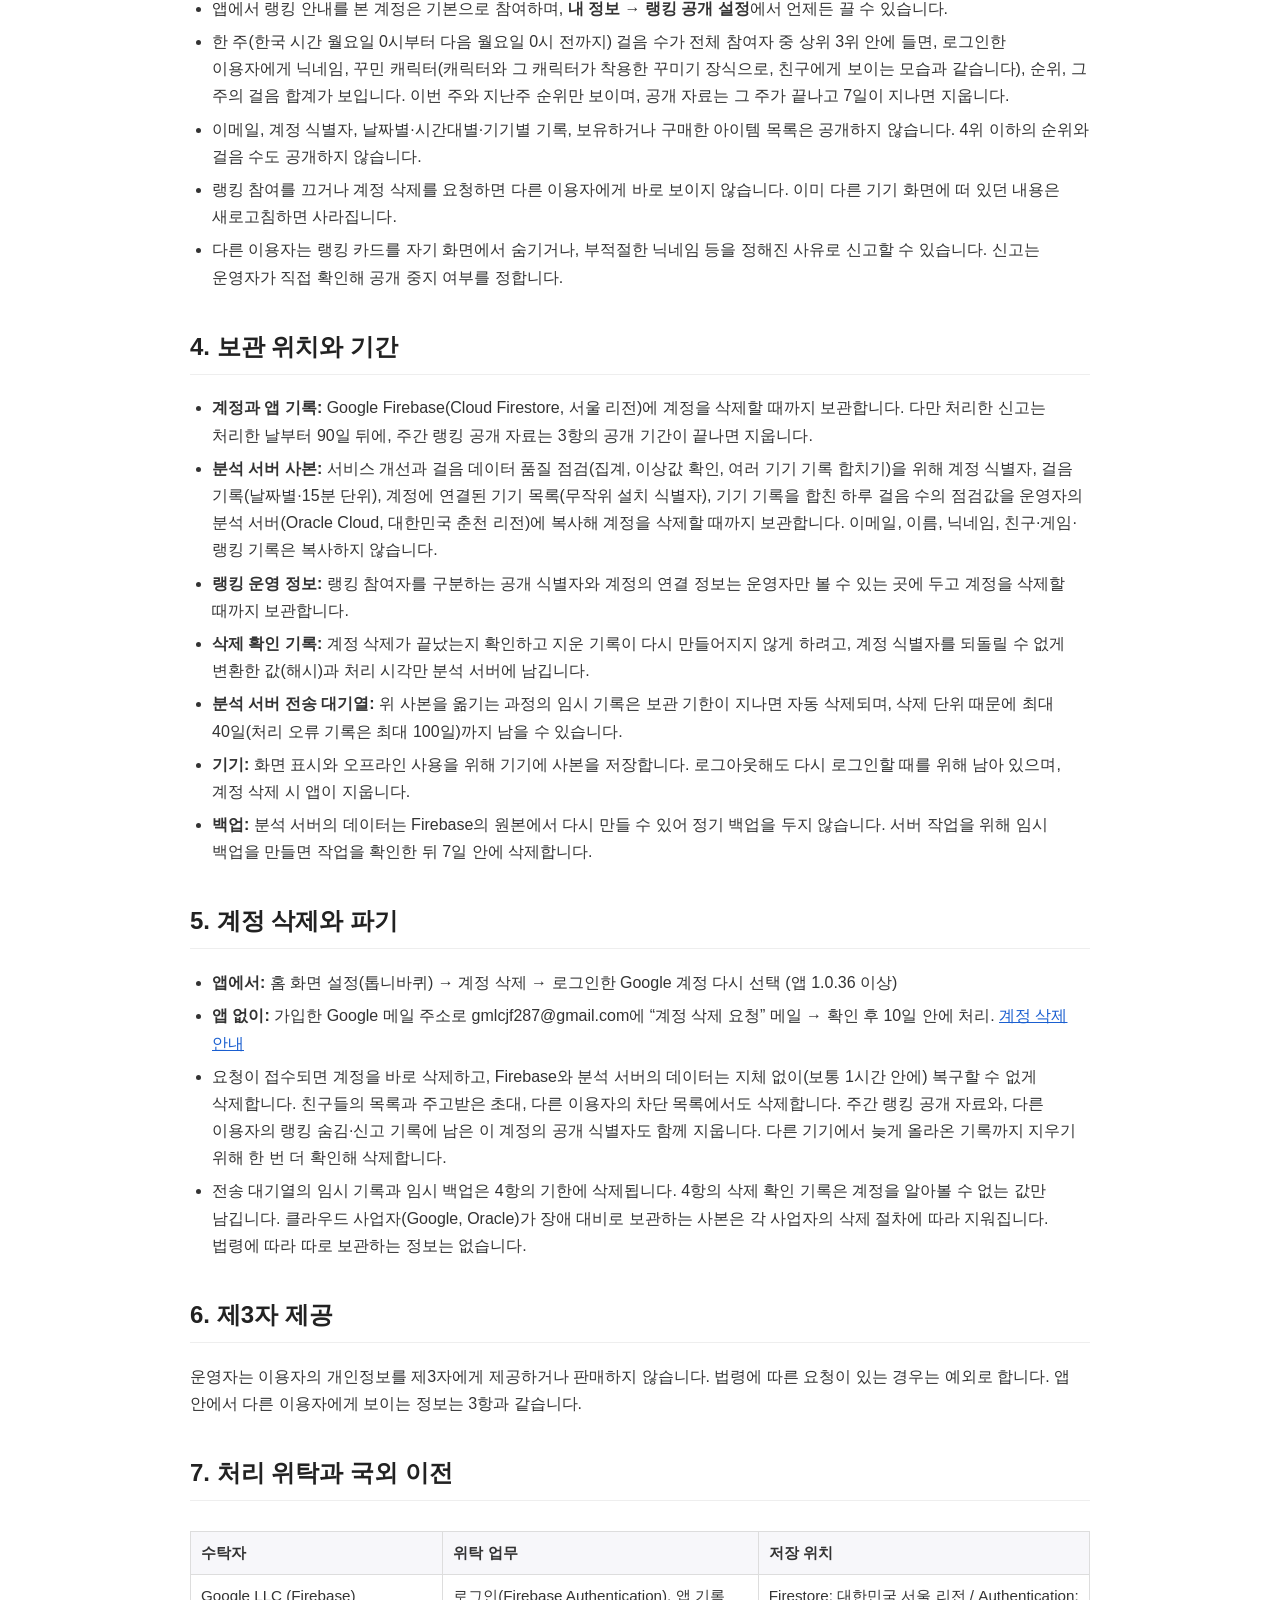
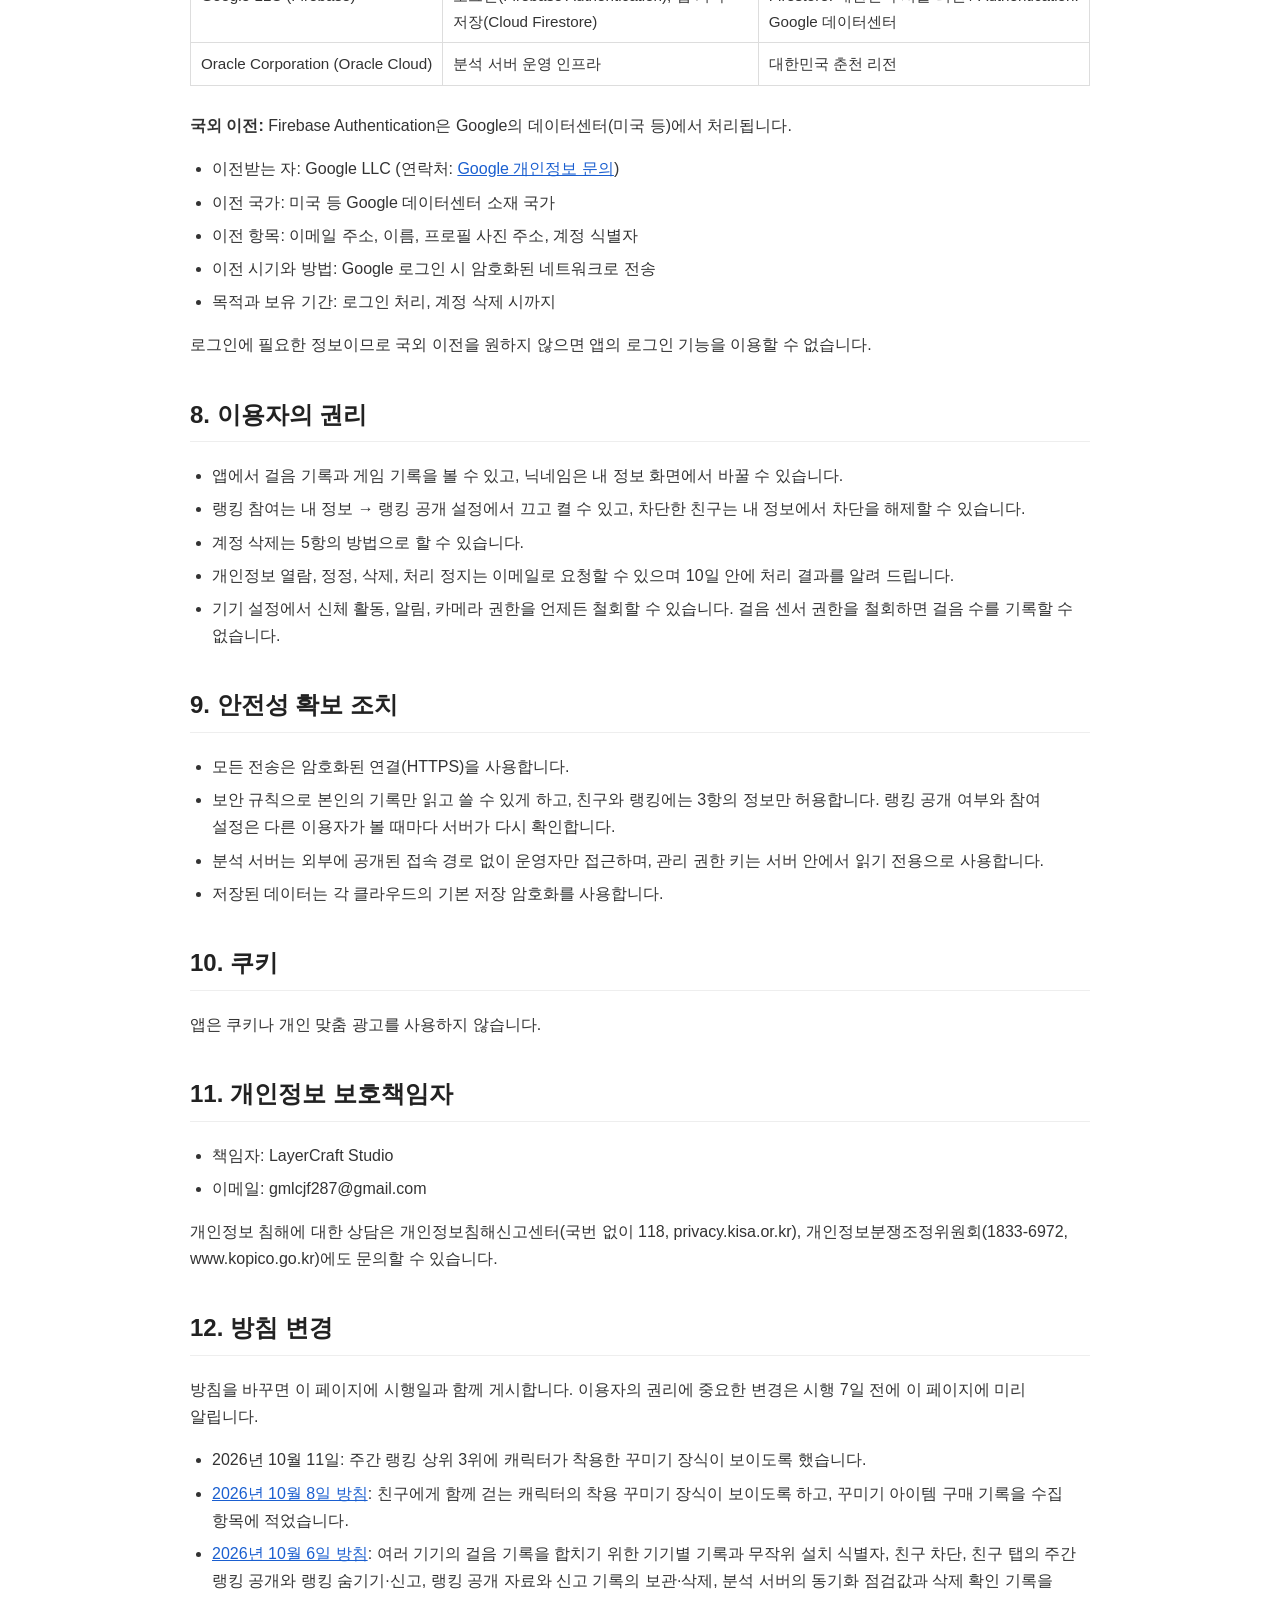
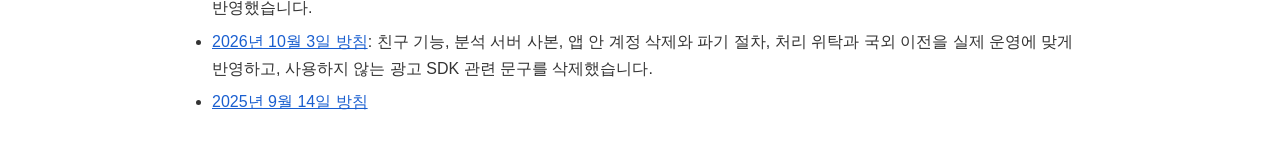
<file: privacy-2026-10-11.html>
<!DOCTYPE html>
<html lang="ko">
<head>
  <meta charset="UTF-8">
  <meta name="viewport" content="width=device-width, initial-scale=1.0">
  <title>개인정보처리방침 - 스트릿댕댕워커즈</title>
  <style>
    body {
      font-family: "Apple SD Gothic Neo", "Malgun Gothic", "Helvetica", "Arial", sans-serif;
      line-height: 1.7;
      max-width: 900px;
      margin: 40px auto;
      padding: 0 20px;
      color: #333;
      background: #fff;
      word-break: keep-all;
      overflow-wrap: anywhere;
    }
    h1 { color: #222; text-align: center; margin-bottom: 30px; }
    h2 { color: #222; margin-top: 36px; border-bottom: 1px solid #eee; padding-bottom: 6px; }
    h3 { color: #222; margin: 20px 0 6px; font-size: 1.05em; }
    ul, ol { margin: 0; padding-left: 22px; }
    li { margin-bottom: 6px; }
    table { border-collapse: collapse; width: 100%; margin: 10px 0; font-size: 0.95em; }
    th, td { border: 1px solid #ddd; padding: 8px 10px; text-align: left; vertical-align: top; }
    th { background: #f7f7fa; }
    th:first-child, td:first-child { white-space: nowrap; }
    .scroll { overflow-x: auto; }
    .notice { background: #f7f7fa; border: 1px solid #ddd; border-radius: 6px; padding: 12px 16px; margin: 16px 0; }
    a { color: #1a5fd0; }
  </style>
</head>
<body>
  <h1>개인정보처리방침 (Privacy Policy)</h1>

  <p><strong>앱 이름:</strong> 스트릿댕댕워커즈 (Street DangDang Walkers)<br>
     <strong>개발자:</strong> LayerCraft Studio<br>
     <strong>이메일:</strong> gmlcjf287@gmail.com<br>
     <strong>시행일:</strong> 2026년 10월 11일
  </p>

  <div class="notice">
    <strong>2026년 10월 11일 변경:</strong> 주간 랭킹 상위 3위에 들면 친구에게 보이는 모습과 같이 캐릭터가 착용한 꾸미기 장식도 보이도록 했습니다(1항·3항).
    보유하거나 구매한 아이템 목록은 랭킹에도 공개하지 않습니다.
    이전 방침은 <a href="privacy-2026-10-08.html">2026년 10월 8일 방침</a>에서 볼 수 있습니다.
  </div>

  <p>LayerCraft Studio(이하 “운영자”)는 스트릿댕댕워커즈 앱(이하 “앱”)을 이용하는 분의 개인정보를 이 방침에 따라 처리합니다.</p>

  <h2>1. 처리하는 개인정보와 목적</h2>
  <div class="scroll"><table>
    <tr><th>구분</th><th>항목</th><th>목적</th></tr>
    <tr><td>로그인 계정</td><td>Google 계정의 이메일 주소, 이름, 프로필 사진 주소, 계정 식별자(Firebase UID)</td><td>로그인, 계정 구분, 여러 기기 사이의 기록 연결</td></tr>
    <tr><td>걸음 기록</td><td>날짜별 걸음 수, 15분 단위 걸음 수, 기록 시각, 기기별 15분 단위 걸음 수, 기기를 구분하는 무작위 설치 식별자</td><td>걸음 수 표시·저장, 통계, 미션 판정, 같은 계정으로 쓰는 여러 기기의 걸음 수를 겹치지 않게 합치기</td></tr>
    <tr><td>게임 기록</td><td>코인·뼈다귀 잔액, 보유 캐릭터와 애정도, 함께 걷는 캐릭터, 배경, 꾸미기 아이템 구매 기록, 미션 수령 기록, 뽑기·간식 처리 기록</td><td>게임 진행 저장과 복원, 중복 지급 방지</td></tr>
    <tr><td>친구 기능</td><td>닉네임, 초대 태그, 친구 관계, 주고받은 초대, 친구에게 보이는 함께 걷는 캐릭터와 착용한 꾸미기 장식, 친구에게 공유하는 오늘의 걸음 수, 차단한 친구</td><td>친구 초대와 친구네 집 기능, 원하지 않는 친구 요청과 공개 막기</td></tr>
    <tr><td>주간 랭킹</td><td>랭킹 참여 설정과 안내 확인 여부, 랭킹에 보일 캐릭터와 그 캐릭터가 착용한 꾸미기 장식, 주간 걸음 합계와 순위, 무작위 공개 식별자, 숨긴 랭킹 참여자, 신고 기록(신고한 참여자의 공개 식별자, 주차, 선택한 사유)</td><td>친구 탭의 주간 상위 3위 표시, 부적절한 닉네임 등에 대한 신고 처리와 운영 조치</td></tr>
  </table></div>
  <p>기기를 구분하는 설치 식별자는 앱이 만든 무작위 값입니다. 기기 고유번호나 광고 식별자가 아니며, 계정마다 따로 만들고 앱을 다시 설치하면 새로 만듭니다.
     앱은 광고 SDK, 행동 분석 도구, 오류 보고 도구를 사용하지 않으며 광고 식별자와 위치 정보를 수집하지 않습니다.
     카메라로 찍은 사진은 기기에서만 처리하며 운영자에게 전송하지 않습니다.</p>

  <h2>2. 수집 방법</h2>
  <ul>
    <li>Google 로그인 시 Google이 제공하는 계정 정보</li>
    <li>신체 활동(걸음 센서) 권한을 허용한 기기의 걸음 센서 값. 같은 계정으로 로그인한 기기마다 15분 단위 걸음 수를 자동으로 전송합니다.</li>
    <li>이용자가 앱에서 입력하거나 선택한 정보(닉네임, 친구 초대와 차단, 게임 진행, 랭킹 참여 설정, 랭킹 숨기기와 신고)</li>
  </ul>

  <h2>3. 다른 이용자에게 공개되는 정보</h2>
  <h3>친구</h3>
  <p>초대를 수락해 친구가 된 사람에게만 닉네임, 함께 걷는 캐릭터와 그 캐릭터가 착용한 꾸미기 장식, 오늘의 걸음 수가 보입니다. 이메일, 과거 걸음 기록, 재화, 보유하거나 구매한 아이템 목록과 그 밖의 게임 기록은 친구에게 공개하지 않습니다. 친구를 삭제하면 바로 볼 수 없게 됩니다. 친구를 차단하면 서로의 초대와 오늘의 걸음 수가 보이지 않습니다.</p>
  <h3>주간 랭킹</h3>
  <ul>
    <li>앱에서 랭킹 안내를 본 계정은 기본으로 참여하며, <strong>내 정보 → 랭킹 공개 설정</strong>에서 언제든 끌 수 있습니다.</li>
    <li>한 주(한국 시간 월요일 0시부터 다음 월요일 0시 전까지) 걸음 수가 전체 참여자 중 상위 3위 안에 들면, 로그인한 이용자에게 닉네임, 꾸민 캐릭터(캐릭터와 그 캐릭터가 착용한 꾸미기 장식으로, 친구에게 보이는 모습과 같습니다), 순위, 그 주의 걸음 합계가 보입니다. 이번 주와 지난주 순위만 보이며, 공개 자료는 그 주가 끝나고 7일이 지나면 지웁니다.</li>
    <li>이메일, 계정 식별자, 날짜별·시간대별·기기별 기록, 보유하거나 구매한 아이템 목록은 공개하지 않습니다. 4위 이하의 순위와 걸음 수도 공개하지 않습니다.</li>
    <li>랭킹 참여를 끄거나 계정 삭제를 요청하면 다른 이용자에게 바로 보이지 않습니다. 이미 다른 기기 화면에 떠 있던 내용은 새로고침하면 사라집니다.</li>
    <li>다른 이용자는 랭킹 카드를 자기 화면에서 숨기거나, 부적절한 닉네임 등을 정해진 사유로 신고할 수 있습니다. 신고는 운영자가 직접 확인해 공개 중지 여부를 정합니다.</li>
  </ul>

  <h2>4. 보관 위치와 기간</h2>
  <ul>
    <li><strong>계정과 앱 기록:</strong> Google Firebase(Cloud Firestore, 서울 리전)에 계정을 삭제할 때까지 보관합니다. 다만 처리한 신고는 처리한 날부터 90일 뒤에, 주간 랭킹 공개 자료는 3항의 공개 기간이 끝나면 지웁니다.</li>
    <li><strong>분석 서버 사본:</strong> 서비스 개선과 걸음 데이터 품질 점검(집계, 이상값 확인, 여러 기기 기록 합치기)을 위해 계정 식별자, 걸음 기록(날짜별·15분 단위), 계정에 연결된 기기 목록(무작위 설치 식별자), 기기 기록을 합친 하루 걸음 수의 점검값을 운영자의 분석 서버(Oracle Cloud, 대한민국 춘천 리전)에 복사해 계정을 삭제할 때까지 보관합니다. 이메일, 이름, 닉네임, 친구·게임·랭킹 기록은 복사하지 않습니다.</li>
    <li><strong>랭킹 운영 정보:</strong> 랭킹 참여자를 구분하는 공개 식별자와 계정의 연결 정보는 운영자만 볼 수 있는 곳에 두고 계정을 삭제할 때까지 보관합니다.</li>
    <li><strong>삭제 확인 기록:</strong> 계정 삭제가 끝났는지 확인하고 지운 기록이 다시 만들어지지 않게 하려고, 계정 식별자를 되돌릴 수 없게 변환한 값(해시)과 처리 시각만 분석 서버에 남깁니다.</li>
    <li><strong>분석 서버 전송 대기열:</strong> 위 사본을 옮기는 과정의 임시 기록은 보관 기한이 지나면 자동 삭제되며, 삭제 단위 때문에 최대 40일(처리 오류 기록은 최대 100일)까지 남을 수 있습니다.</li>
    <li><strong>기기:</strong> 화면 표시와 오프라인 사용을 위해 기기에 사본을 저장합니다. 로그아웃해도 다시 로그인할 때를 위해 남아 있으며, 계정 삭제 시 앱이 지웁니다.</li>
    <li><strong>백업:</strong> 분석 서버의 데이터는 Firebase의 원본에서 다시 만들 수 있어 정기 백업을 두지 않습니다. 서버 작업을 위해 임시 백업을 만들면 작업을 확인한 뒤 7일 안에 삭제합니다.</li>
  </ul>

  <h2>5. 계정 삭제와 파기</h2>
  <ul>
    <li><strong>앱에서:</strong> 홈 화면 설정(톱니바퀴) → 계정 삭제 → 로그인한 Google 계정 다시 선택 (앱 1.0.36 이상)</li>
    <li><strong>앱 없이:</strong> 가입한 Google 메일 주소로 gmlcjf287@gmail.com에 “계정 삭제 요청” 메일 → 확인 후 10일 안에 처리. <a href="delete-account.html">계정 삭제 안내</a></li>
    <li>요청이 접수되면 계정을 바로 삭제하고, Firebase와 분석 서버의 데이터는 지체 없이(보통 1시간 안에) 복구할 수 없게 삭제합니다. 친구들의 목록과 주고받은 초대, 다른 이용자의 차단 목록에서도 삭제합니다. 주간 랭킹 공개 자료와, 다른 이용자의 랭킹 숨김·신고 기록에 남은 이 계정의 공개 식별자도 함께 지웁니다. 다른 기기에서 늦게 올라온 기록까지 지우기 위해 한 번 더 확인해 삭제합니다.</li>
    <li>전송 대기열의 임시 기록과 임시 백업은 4항의 기한에 삭제됩니다. 4항의 삭제 확인 기록은 계정을 알아볼 수 없는 값만 남깁니다. 클라우드 사업자(Google, Oracle)가 장애 대비로 보관하는 사본은 각 사업자의 삭제 절차에 따라 지워집니다. 법령에 따라 따로 보관하는 정보는 없습니다.</li>
  </ul>

  <h2>6. 제3자 제공</h2>
  <p>운영자는 이용자의 개인정보를 제3자에게 제공하거나 판매하지 않습니다. 법령에 따른 요청이 있는 경우는 예외로 합니다. 앱 안에서 다른 이용자에게 보이는 정보는 3항과 같습니다.</p>

  <h2>7. 처리 위탁과 국외 이전</h2>
  <div class="scroll"><table>
    <tr><th>수탁자</th><th>위탁 업무</th><th>저장 위치</th></tr>
    <tr><td>Google LLC (Firebase)</td><td>로그인(Firebase Authentication), 앱 기록 저장(Cloud Firestore)</td><td>Firestore: 대한민국 서울 리전 / Authentication: Google 데이터센터</td></tr>
    <tr><td>Oracle Corporation (Oracle Cloud)</td><td>분석 서버 운영 인프라</td><td>대한민국 춘천 리전</td></tr>
  </table></div>
  <p><strong>국외 이전:</strong> Firebase Authentication은 Google의 데이터센터(미국 등)에서 처리됩니다.</p>
  <ul>
    <li>이전받는 자: Google LLC (연락처: <a href="https://support.google.com/policies/contact/general_privacy_form">Google 개인정보 문의</a>)</li>
    <li>이전 국가: 미국 등 Google 데이터센터 소재 국가</li>
    <li>이전 항목: 이메일 주소, 이름, 프로필 사진 주소, 계정 식별자</li>
    <li>이전 시기와 방법: Google 로그인 시 암호화된 네트워크로 전송</li>
    <li>목적과 보유 기간: 로그인 처리, 계정 삭제 시까지</li>
  </ul>
  <p>로그인에 필요한 정보이므로 국외 이전을 원하지 않으면 앱의 로그인 기능을 이용할 수 없습니다.</p>

  <h2>8. 이용자의 권리</h2>
  <ul>
    <li>앱에서 걸음 기록과 게임 기록을 볼 수 있고, 닉네임은 내 정보 화면에서 바꿀 수 있습니다.</li>
    <li>랭킹 참여는 내 정보 → 랭킹 공개 설정에서 끄고 켤 수 있고, 차단한 친구는 내 정보에서 차단을 해제할 수 있습니다.</li>
    <li>계정 삭제는 5항의 방법으로 할 수 있습니다.</li>
    <li>개인정보 열람, 정정, 삭제, 처리 정지는 이메일로 요청할 수 있으며 10일 안에 처리 결과를 알려 드립니다.</li>
    <li>기기 설정에서 신체 활동, 알림, 카메라 권한을 언제든 철회할 수 있습니다. 걸음 센서 권한을 철회하면 걸음 수를 기록할 수 없습니다.</li>
  </ul>

  <h2>9. 안전성 확보 조치</h2>
  <ul>
    <li>모든 전송은 암호화된 연결(HTTPS)을 사용합니다.</li>
    <li>보안 규칙으로 본인의 기록만 읽고 쓸 수 있게 하고, 친구와 랭킹에는 3항의 정보만 허용합니다. 랭킹 공개 여부와 참여 설정은 다른 이용자가 볼 때마다 서버가 다시 확인합니다.</li>
    <li>분석 서버는 외부에 공개된 접속 경로 없이 운영자만 접근하며, 관리 권한 키는 서버 안에서 읽기 전용으로 사용합니다.</li>
    <li>저장된 데이터는 각 클라우드의 기본 저장 암호화를 사용합니다.</li>
  </ul>

  <h2>10. 쿠키</h2>
  <p>앱은 쿠키나 개인 맞춤 광고를 사용하지 않습니다.</p>

  <h2>11. 개인정보 보호책임자</h2>
  <ul>
    <li>책임자: LayerCraft Studio</li>
    <li>이메일: gmlcjf287@gmail.com</li>
  </ul>
  <p>개인정보 침해에 대한 상담은 개인정보침해신고센터(국번 없이 118, privacy.kisa.or.kr), 개인정보분쟁조정위원회(1833-6972, www.kopico.go.kr)에도 문의할 수 있습니다.</p>

  <h2>12. 방침 변경</h2>
  <p>방침을 바꾸면 이 페이지에 시행일과 함께 게시합니다. 이용자의 권리에 중요한 변경은 시행 7일 전에 이 페이지에 미리 알립니다.</p>
  <ul>
    <li>2026년 10월 11일: 주간 랭킹 상위 3위에 캐릭터가 착용한 꾸미기 장식이 보이도록 했습니다.</li>
    <li><a href="privacy-2026-10-08.html">2026년 10월 8일 방침</a>: 친구에게 함께 걷는 캐릭터의 착용 꾸미기 장식이 보이도록 하고, 꾸미기 아이템 구매 기록을 수집 항목에 적었습니다.</li>
    <li><a href="privacy-2026-10-06.html">2026년 10월 6일 방침</a>: 여러 기기의 걸음 기록을 합치기 위한 기기별 기록과 무작위 설치 식별자, 친구 차단, 친구 탭의 주간 랭킹 공개와 랭킹 숨기기·신고, 랭킹 공개 자료와 신고 기록의 보관·삭제, 분석 서버의 동기화 점검값과 삭제 확인 기록을 반영했습니다.</li>
    <li><a href="privacy-2026-10-03.html">2026년 10월 3일 방침</a>: 친구 기능, 분석 서버 사본, 앱 안 계정 삭제와 파기 절차, 처리 위탁과 국외 이전을 실제 운영에 맞게 반영하고, 사용하지 않는 광고 SDK 관련 문구를 삭제했습니다.</li>
    <li><a href="privacy-2025-09-14.html">2025년 9월 14일 방침</a></li>
  </ul>
</body>
</html>
</file>
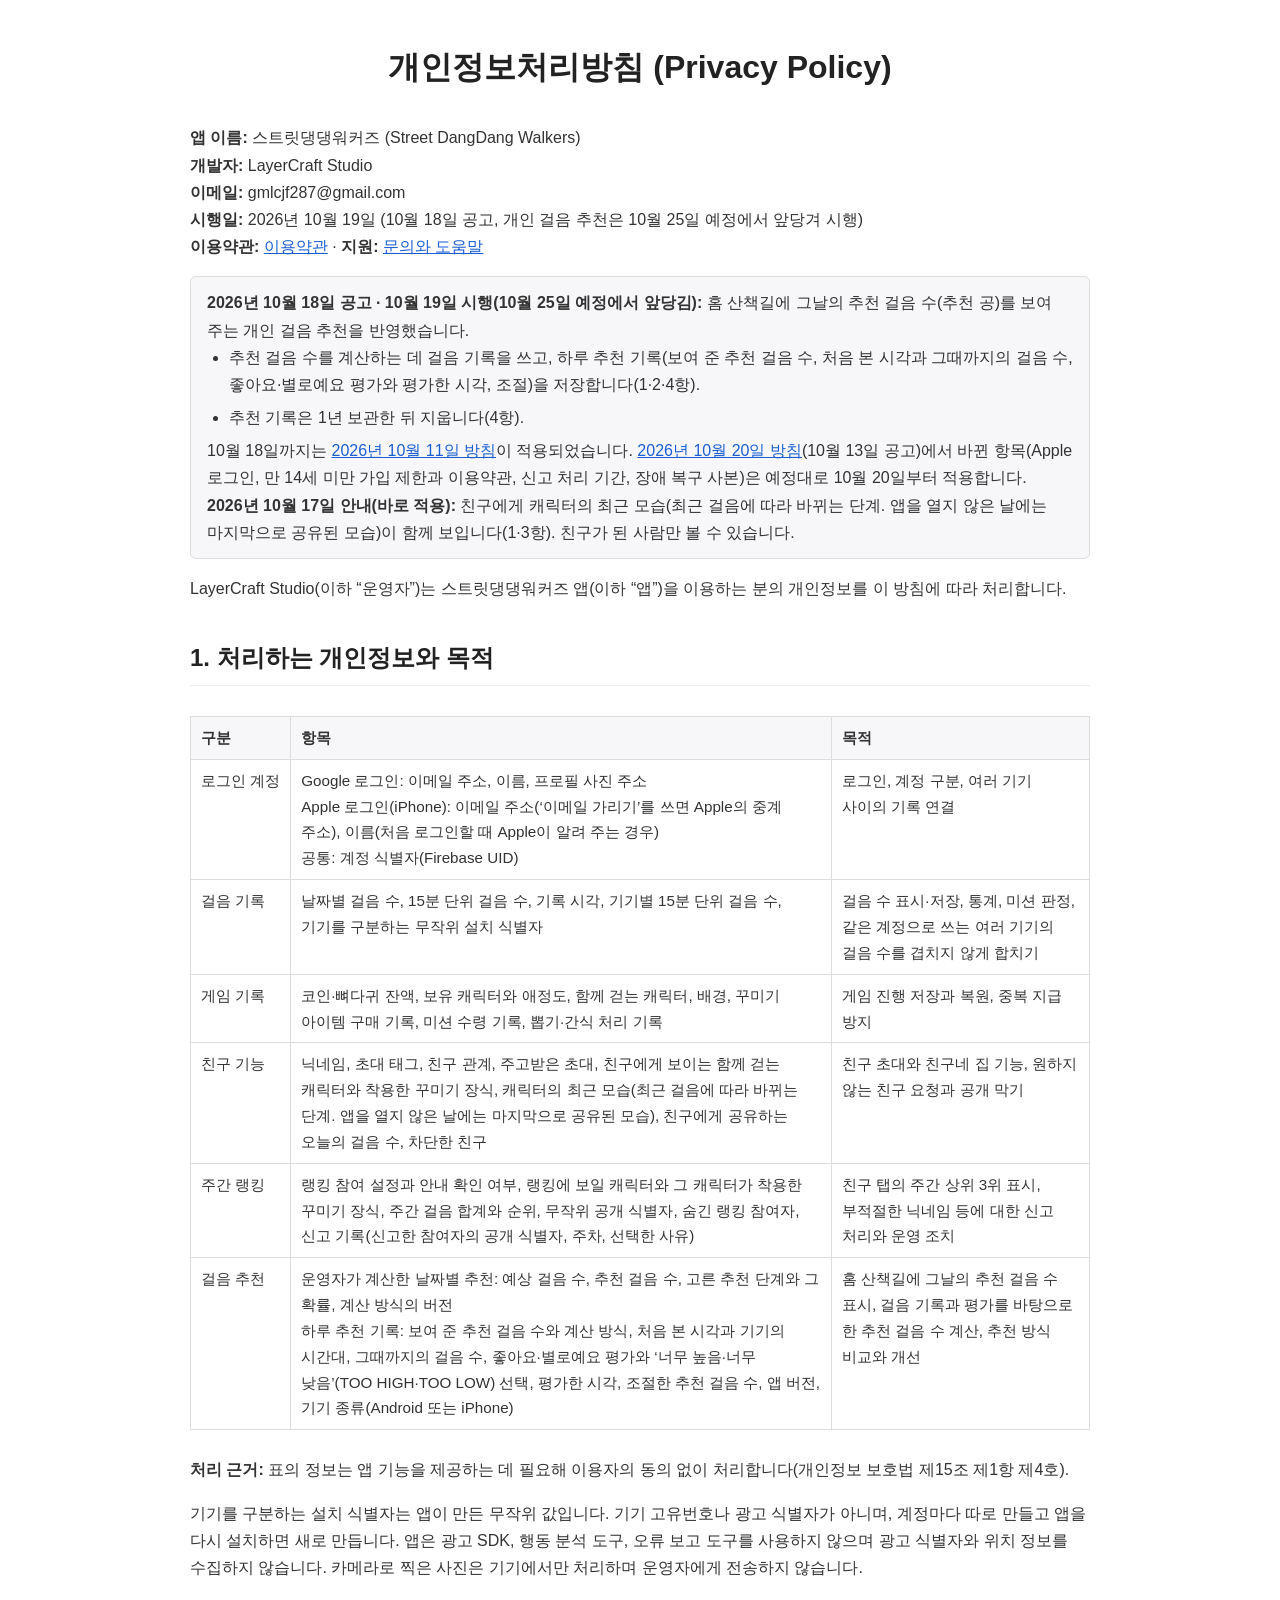
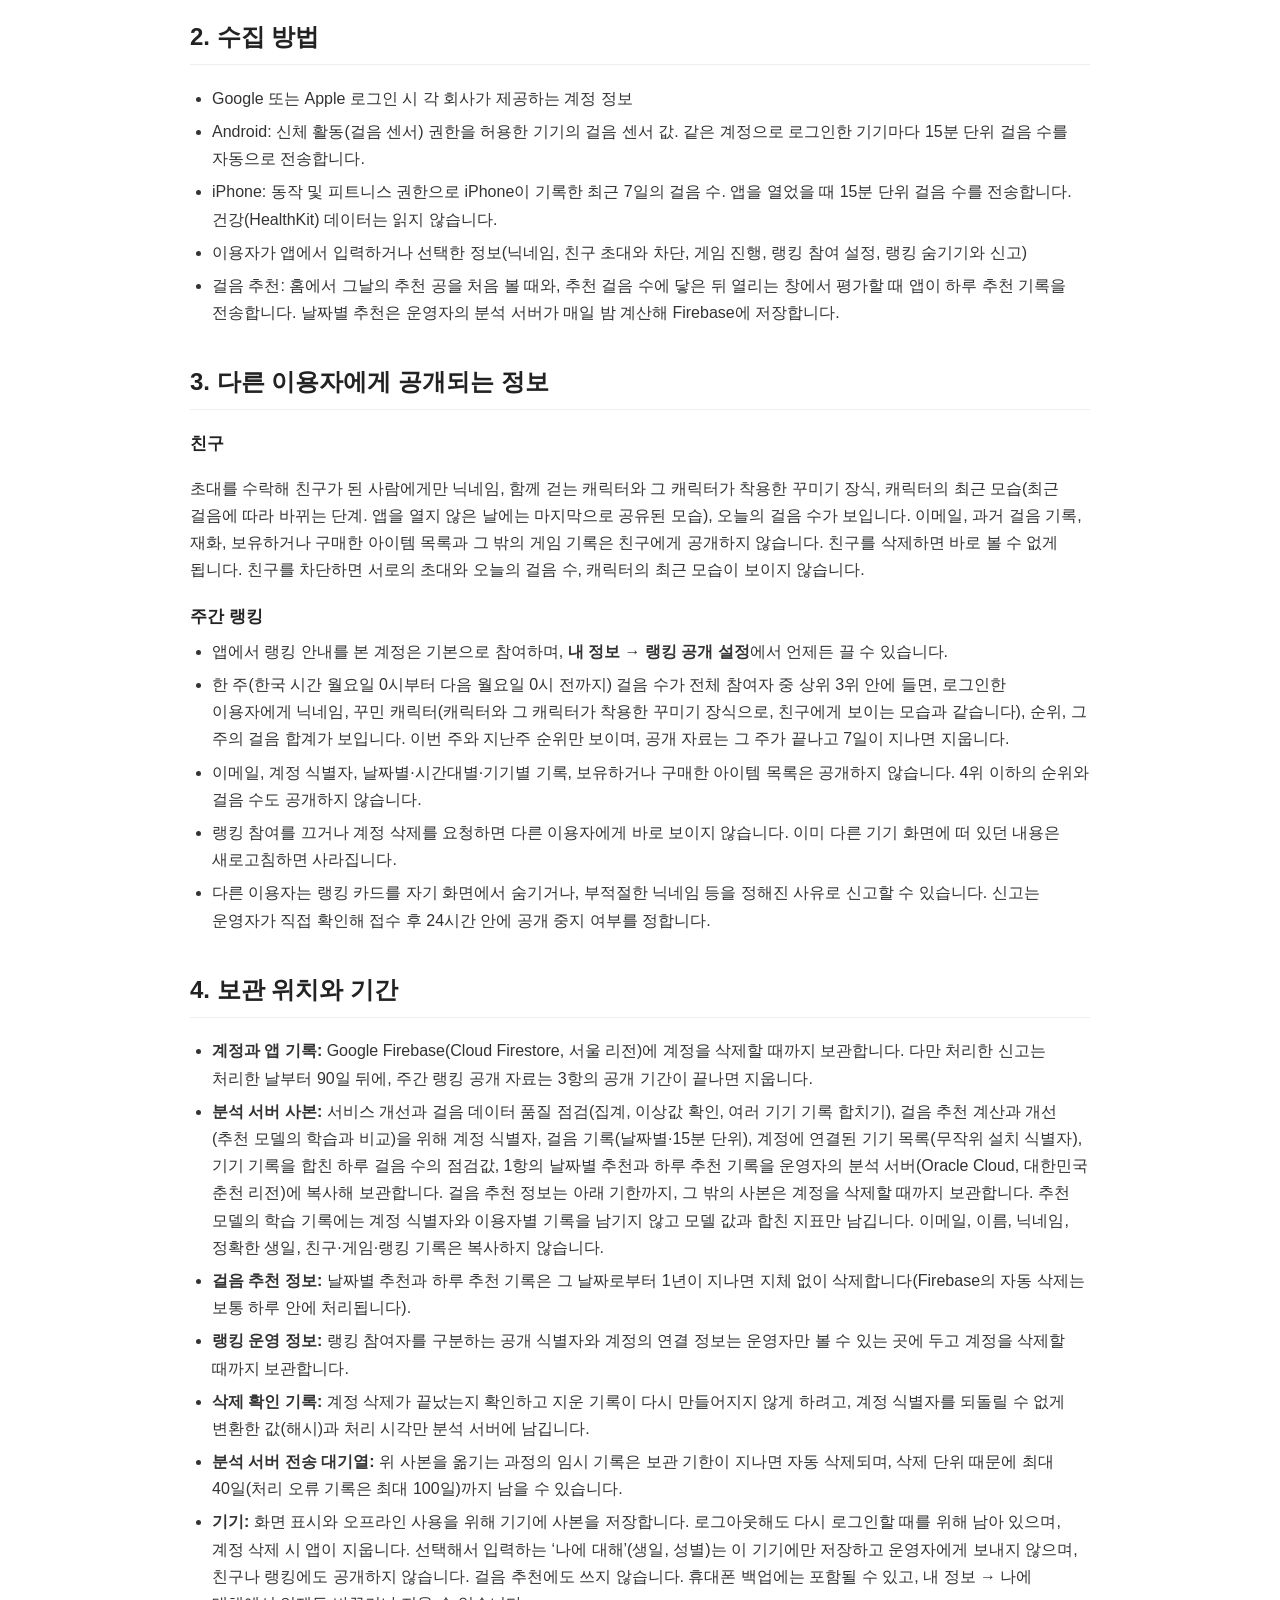
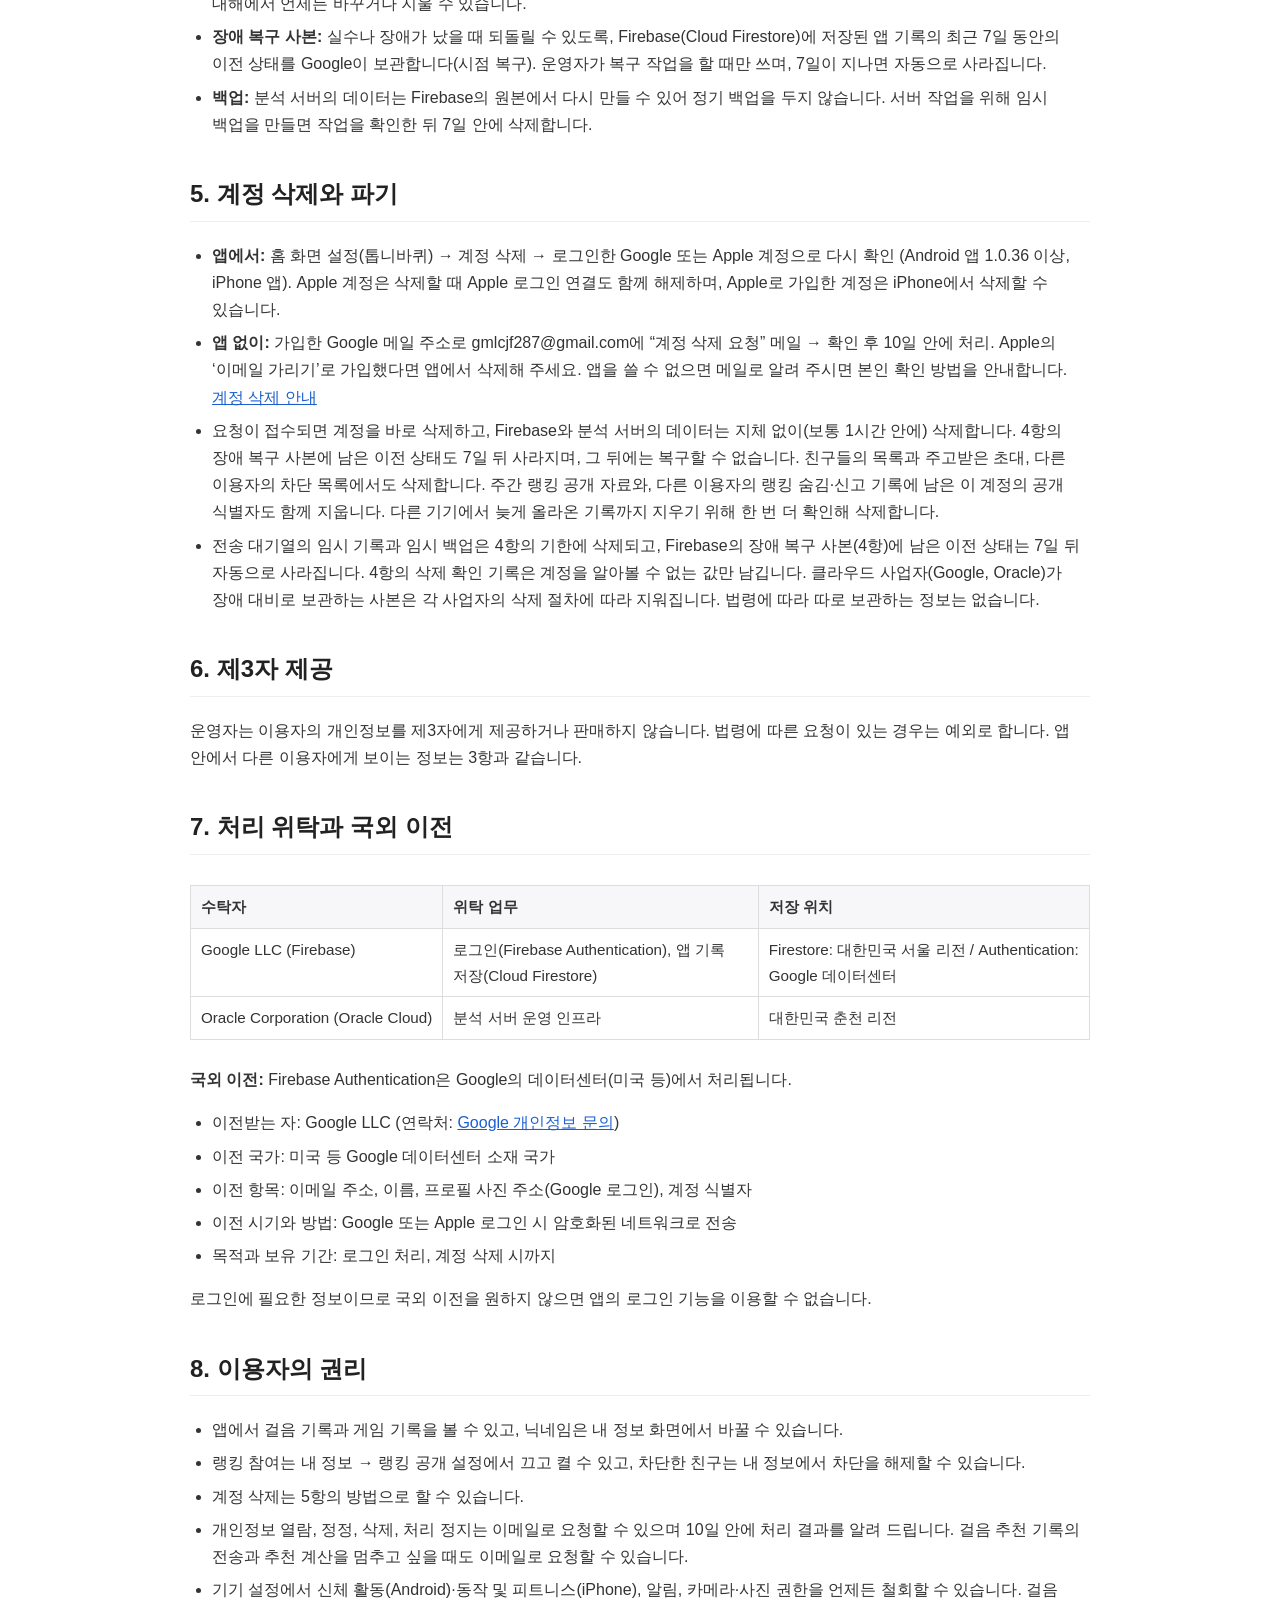
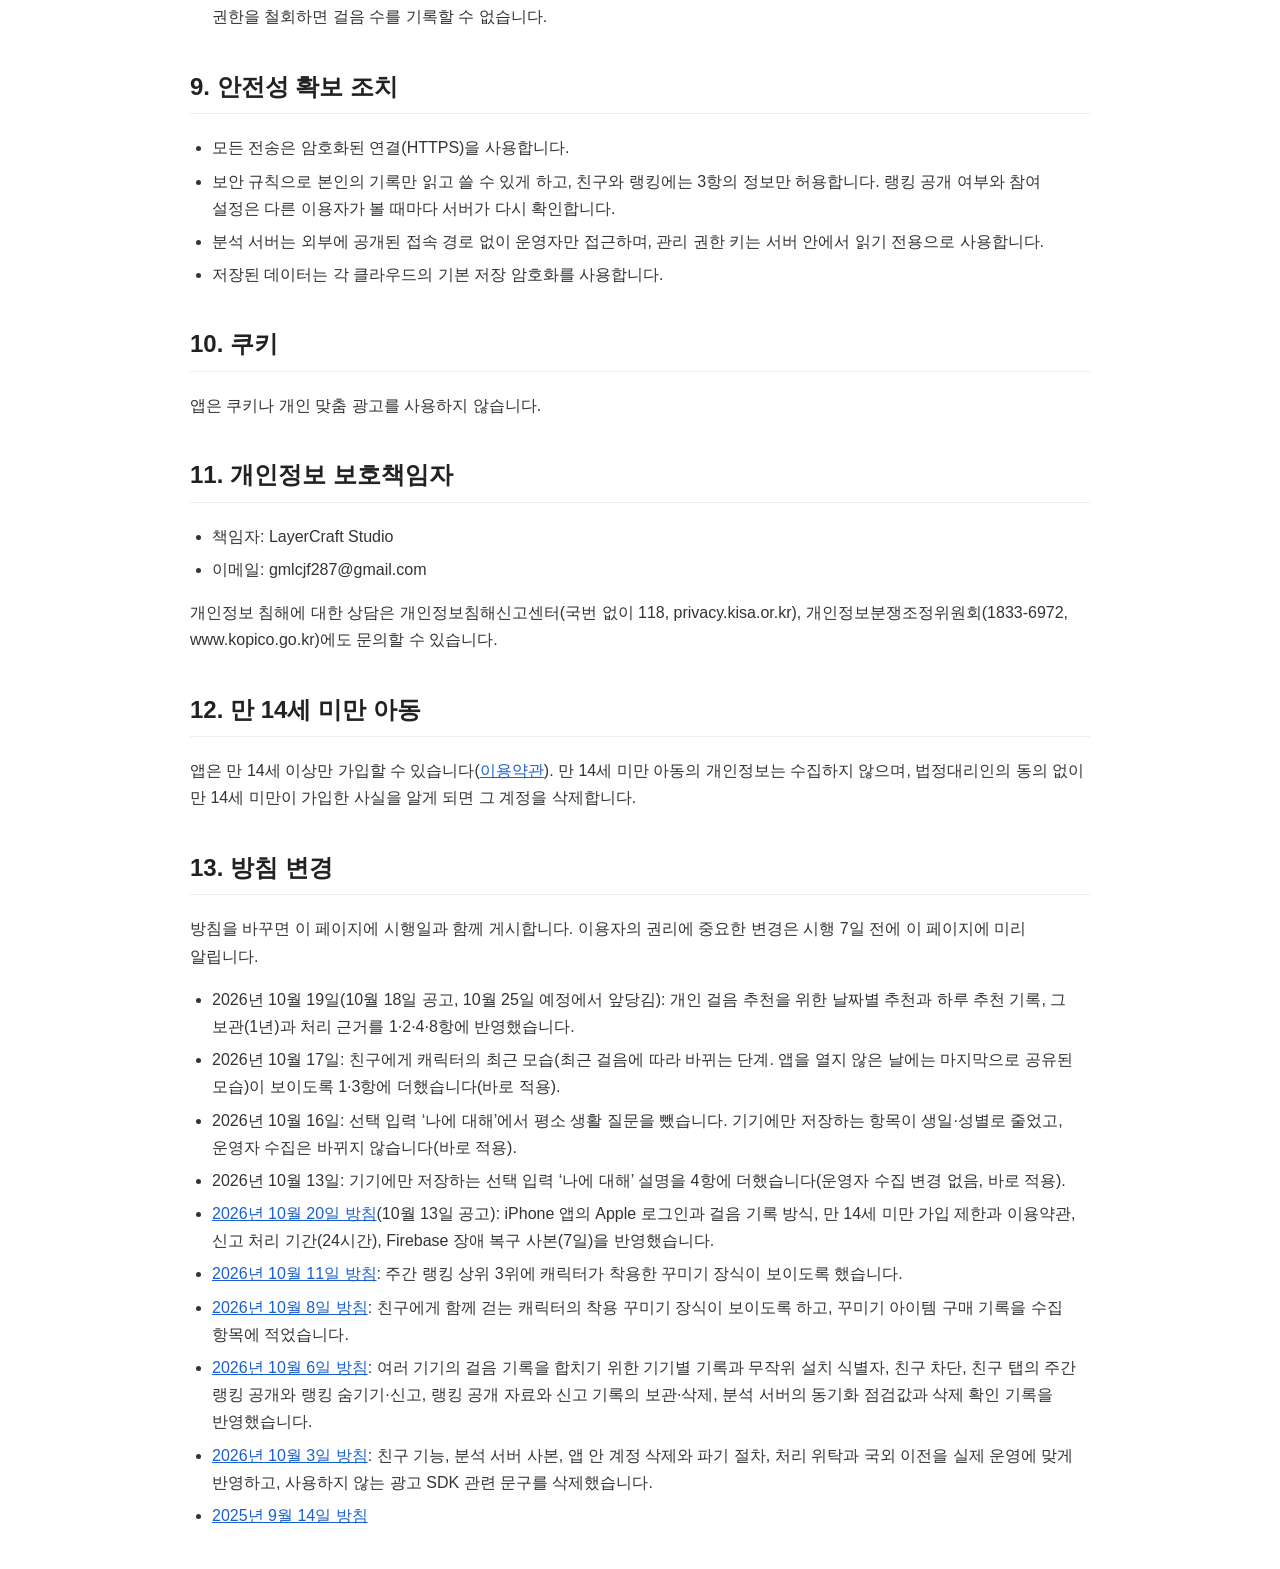
<file: privacy-2026-10-19.html>
<!DOCTYPE html>
<html lang="ko">
<head>
  <meta charset="UTF-8">
  <meta name="viewport" content="width=device-width, initial-scale=1.0">
  <title>개인정보처리방침 - 스트릿댕댕워커즈</title>
  <style>
    body {
      font-family: "Apple SD Gothic Neo", "Malgun Gothic", "Helvetica", "Arial", sans-serif;
      line-height: 1.7;
      max-width: 900px;
      margin: 40px auto;
      padding: 0 20px;
      color: #333;
      background: #fff;
      word-break: keep-all;
      overflow-wrap: anywhere;
    }
    h1 { color: #222; text-align: center; margin-bottom: 30px; }
    h2 { color: #222; margin-top: 36px; border-bottom: 1px solid #eee; padding-bottom: 6px; }
    h3 { color: #222; margin: 20px 0 6px; font-size: 1.05em; }
    ul, ol { margin: 0; padding-left: 22px; }
    li { margin-bottom: 6px; }
    table { border-collapse: collapse; width: 100%; margin: 10px 0; font-size: 0.95em; }
    th, td { border: 1px solid #ddd; padding: 8px 10px; text-align: left; vertical-align: top; }
    th { background: #f7f7fa; }
    th:first-child, td:first-child { white-space: nowrap; }
    .scroll { overflow-x: auto; }
    .notice { background: #f7f7fa; border: 1px solid #ddd; border-radius: 6px; padding: 12px 16px; margin: 16px 0; }
    a { color: #1a5fd0; }
  </style>
</head>
<body>
  <h1>개인정보처리방침 (Privacy Policy)</h1>

  <p><strong>앱 이름:</strong> 스트릿댕댕워커즈 (Street DangDang Walkers)<br>
     <strong>개발자:</strong> LayerCraft Studio<br>
     <strong>이메일:</strong> gmlcjf287@gmail.com<br>
     <strong>시행일:</strong> 2026년 10월 19일 (10월 18일 공고, 개인 걸음 추천은 10월 25일 예정에서 앞당겨 시행)<br>
     <strong>이용약관:</strong> <a href="terms.html">이용약관</a> · <strong>지원:</strong> <a href="support.html">문의와 도움말</a>
  </p>

  <div class="notice">
    <strong>2026년 10월 18일 공고 · 10월 19일 시행(10월 25일 예정에서 앞당김):</strong> 홈 산책길에 그날의 추천 걸음 수(추천 공)를 보여 주는 개인 걸음 추천을 반영했습니다.
    <ul>
      <li>추천 걸음 수를 계산하는 데 걸음 기록을 쓰고, 하루 추천 기록(보여 준 추천 걸음 수, 처음 본 시각과 그때까지의 걸음 수, 좋아요·별로예요 평가와 평가한 시각, 조절)을 저장합니다(1·2·4항).</li>
      <li>추천 기록은 1년 보관한 뒤 지웁니다(4항).</li>
    </ul>
    10월 18일까지는 <a href="privacy-2026-10-11.html">2026년 10월 11일 방침</a>이 적용되었습니다. <a href="privacy-2026-10-20.html">2026년 10월 20일 방침</a>(10월 13일 공고)에서 바뀐 항목(Apple 로그인, 만 14세 미만 가입 제한과 이용약관, 신고 처리 기간, 장애 복구 사본)은 예정대로 10월 20일부터 적용합니다.
    <br><strong>2026년 10월 17일 안내(바로 적용):</strong> 친구에게 캐릭터의 최근 모습(최근 걸음에 따라 바뀌는 단계. 앱을 열지 않은 날에는 마지막으로 공유된 모습)이 함께 보입니다(1·3항). 친구가 된 사람만 볼 수 있습니다.
  </div>

  <p>LayerCraft Studio(이하 “운영자”)는 스트릿댕댕워커즈 앱(이하 “앱”)을 이용하는 분의 개인정보를 이 방침에 따라 처리합니다.</p>

  <h2>1. 처리하는 개인정보와 목적</h2>
  <div class="scroll"><table>
    <tr><th>구분</th><th>항목</th><th>목적</th></tr>
    <tr><td>로그인 계정</td><td>Google 로그인: 이메일 주소, 이름, 프로필 사진 주소<br>Apple 로그인(iPhone): 이메일 주소(‘이메일 가리기’를 쓰면 Apple의 중계 주소), 이름(처음 로그인할 때 Apple이 알려 주는 경우)<br>공통: 계정 식별자(Firebase UID)</td><td>로그인, 계정 구분, 여러 기기 사이의 기록 연결</td></tr>
    <tr><td>걸음 기록</td><td>날짜별 걸음 수, 15분 단위 걸음 수, 기록 시각, 기기별 15분 단위 걸음 수, 기기를 구분하는 무작위 설치 식별자</td><td>걸음 수 표시·저장, 통계, 미션 판정, 같은 계정으로 쓰는 여러 기기의 걸음 수를 겹치지 않게 합치기</td></tr>
    <tr><td>게임 기록</td><td>코인·뼈다귀 잔액, 보유 캐릭터와 애정도, 함께 걷는 캐릭터, 배경, 꾸미기 아이템 구매 기록, 미션 수령 기록, 뽑기·간식 처리 기록</td><td>게임 진행 저장과 복원, 중복 지급 방지</td></tr>
    <tr><td>친구 기능</td><td>닉네임, 초대 태그, 친구 관계, 주고받은 초대, 친구에게 보이는 함께 걷는 캐릭터와 착용한 꾸미기 장식, 캐릭터의 최근 모습(최근 걸음에 따라 바뀌는 단계. 앱을 열지 않은 날에는 마지막으로 공유된 모습), 친구에게 공유하는 오늘의 걸음 수, 차단한 친구</td><td>친구 초대와 친구네 집 기능, 원하지 않는 친구 요청과 공개 막기</td></tr>
    <tr><td>주간 랭킹</td><td>랭킹 참여 설정과 안내 확인 여부, 랭킹에 보일 캐릭터와 그 캐릭터가 착용한 꾸미기 장식, 주간 걸음 합계와 순위, 무작위 공개 식별자, 숨긴 랭킹 참여자, 신고 기록(신고한 참여자의 공개 식별자, 주차, 선택한 사유)</td><td>친구 탭의 주간 상위 3위 표시, 부적절한 닉네임 등에 대한 신고 처리와 운영 조치</td></tr>
    <tr><td>걸음 추천</td><td>운영자가 계산한 날짜별 추천: 예상 걸음 수, 추천 걸음 수, 고른 추천 단계와 그 확률, 계산 방식의 버전<br>하루 추천 기록: 보여 준 추천 걸음 수와 계산 방식, 처음 본 시각과 기기의 시간대, 그때까지의 걸음 수, 좋아요·별로예요 평가와 ‘너무 높음·너무 낮음’(TOO HIGH·TOO LOW) 선택, 평가한 시각, 조절한 추천 걸음 수, 앱 버전, 기기 종류(Android 또는 iPhone)</td><td>홈 산책길에 그날의 추천 걸음 수 표시, 걸음 기록과 평가를 바탕으로 한 추천 걸음 수 계산, 추천 방식 비교와 개선</td></tr>
  </table></div>
  <p><strong>처리 근거:</strong> 표의 정보는 앱 기능을 제공하는 데 필요해 이용자의 동의 없이 처리합니다(개인정보 보호법 제15조 제1항 제4호).</p>
  <p>기기를 구분하는 설치 식별자는 앱이 만든 무작위 값입니다. 기기 고유번호나 광고 식별자가 아니며, 계정마다 따로 만들고 앱을 다시 설치하면 새로 만듭니다.
     앱은 광고 SDK, 행동 분석 도구, 오류 보고 도구를 사용하지 않으며 광고 식별자와 위치 정보를 수집하지 않습니다.
     카메라로 찍은 사진은 기기에서만 처리하며 운영자에게 전송하지 않습니다.</p>

  <h2>2. 수집 방법</h2>
  <ul>
    <li>Google 또는 Apple 로그인 시 각 회사가 제공하는 계정 정보</li>
    <li>Android: 신체 활동(걸음 센서) 권한을 허용한 기기의 걸음 센서 값. 같은 계정으로 로그인한 기기마다 15분 단위 걸음 수를 자동으로 전송합니다.</li>
    <li>iPhone: 동작 및 피트니스 권한으로 iPhone이 기록한 최근 7일의 걸음 수. 앱을 열었을 때 15분 단위 걸음 수를 전송합니다. 건강(HealthKit) 데이터는 읽지 않습니다.</li>
    <li>이용자가 앱에서 입력하거나 선택한 정보(닉네임, 친구 초대와 차단, 게임 진행, 랭킹 참여 설정, 랭킹 숨기기와 신고)</li>
    <li>걸음 추천: 홈에서 그날의 추천 공을 처음 볼 때와, 추천 걸음 수에 닿은 뒤 열리는 창에서 평가할 때 앱이 하루 추천 기록을 전송합니다. 날짜별 추천은 운영자의 분석 서버가 매일 밤 계산해 Firebase에 저장합니다.</li>
  </ul>

  <h2>3. 다른 이용자에게 공개되는 정보</h2>
  <h3>친구</h3>
  <p>초대를 수락해 친구가 된 사람에게만 닉네임, 함께 걷는 캐릭터와 그 캐릭터가 착용한 꾸미기 장식, 캐릭터의 최근 모습(최근 걸음에 따라 바뀌는 단계. 앱을 열지 않은 날에는 마지막으로 공유된 모습), 오늘의 걸음 수가 보입니다. 이메일, 과거 걸음 기록, 재화, 보유하거나 구매한 아이템 목록과 그 밖의 게임 기록은 친구에게 공개하지 않습니다. 친구를 삭제하면 바로 볼 수 없게 됩니다. 친구를 차단하면 서로의 초대와 오늘의 걸음 수, 캐릭터의 최근 모습이 보이지 않습니다.</p>
  <h3>주간 랭킹</h3>
  <ul>
    <li>앱에서 랭킹 안내를 본 계정은 기본으로 참여하며, <strong>내 정보 → 랭킹 공개 설정</strong>에서 언제든 끌 수 있습니다.</li>
    <li>한 주(한국 시간 월요일 0시부터 다음 월요일 0시 전까지) 걸음 수가 전체 참여자 중 상위 3위 안에 들면, 로그인한 이용자에게 닉네임, 꾸민 캐릭터(캐릭터와 그 캐릭터가 착용한 꾸미기 장식으로, 친구에게 보이는 모습과 같습니다), 순위, 그 주의 걸음 합계가 보입니다. 이번 주와 지난주 순위만 보이며, 공개 자료는 그 주가 끝나고 7일이 지나면 지웁니다.</li>
    <li>이메일, 계정 식별자, 날짜별·시간대별·기기별 기록, 보유하거나 구매한 아이템 목록은 공개하지 않습니다. 4위 이하의 순위와 걸음 수도 공개하지 않습니다.</li>
    <li>랭킹 참여를 끄거나 계정 삭제를 요청하면 다른 이용자에게 바로 보이지 않습니다. 이미 다른 기기 화면에 떠 있던 내용은 새로고침하면 사라집니다.</li>
    <li>다른 이용자는 랭킹 카드를 자기 화면에서 숨기거나, 부적절한 닉네임 등을 정해진 사유로 신고할 수 있습니다. 신고는 운영자가 직접 확인해 접수 후 24시간 안에 공개 중지 여부를 정합니다.</li>
  </ul>

  <h2>4. 보관 위치와 기간</h2>
  <ul>
    <li><strong>계정과 앱 기록:</strong> Google Firebase(Cloud Firestore, 서울 리전)에 계정을 삭제할 때까지 보관합니다. 다만 처리한 신고는 처리한 날부터 90일 뒤에, 주간 랭킹 공개 자료는 3항의 공개 기간이 끝나면 지웁니다.</li>
    <li><strong>분석 서버 사본:</strong> 서비스 개선과 걸음 데이터 품질 점검(집계, 이상값 확인, 여러 기기 기록 합치기), 걸음 추천 계산과 개선(추천 모델의 학습과 비교)을 위해 계정 식별자, 걸음 기록(날짜별·15분 단위), 계정에 연결된 기기 목록(무작위 설치 식별자), 기기 기록을 합친 하루 걸음 수의 점검값, 1항의 날짜별 추천과 하루 추천 기록을 운영자의 분석 서버(Oracle Cloud, 대한민국 춘천 리전)에 복사해 보관합니다. 걸음 추천 정보는 아래 기한까지, 그 밖의 사본은 계정을 삭제할 때까지 보관합니다. 추천 모델의 학습 기록에는 계정 식별자와 이용자별 기록을 남기지 않고 모델 값과 합친 지표만 남깁니다. 이메일, 이름, 닉네임, 정확한 생일, 친구·게임·랭킹 기록은 복사하지 않습니다.</li>
    <li><strong>걸음 추천 정보:</strong> 날짜별 추천과 하루 추천 기록은 그 날짜로부터 1년이 지나면 지체 없이 삭제합니다(Firebase의 자동 삭제는 보통 하루 안에 처리됩니다).</li>
    <li><strong>랭킹 운영 정보:</strong> 랭킹 참여자를 구분하는 공개 식별자와 계정의 연결 정보는 운영자만 볼 수 있는 곳에 두고 계정을 삭제할 때까지 보관합니다.</li>
    <li><strong>삭제 확인 기록:</strong> 계정 삭제가 끝났는지 확인하고 지운 기록이 다시 만들어지지 않게 하려고, 계정 식별자를 되돌릴 수 없게 변환한 값(해시)과 처리 시각만 분석 서버에 남깁니다.</li>
    <li><strong>분석 서버 전송 대기열:</strong> 위 사본을 옮기는 과정의 임시 기록은 보관 기한이 지나면 자동 삭제되며, 삭제 단위 때문에 최대 40일(처리 오류 기록은 최대 100일)까지 남을 수 있습니다.</li>
    <li><strong>기기:</strong> 화면 표시와 오프라인 사용을 위해 기기에 사본을 저장합니다. 로그아웃해도 다시 로그인할 때를 위해 남아 있으며, 계정 삭제 시 앱이 지웁니다. 선택해서 입력하는 ‘나에 대해’(생일, 성별)는 이 기기에만 저장하고 운영자에게 보내지 않으며, 친구나 랭킹에도 공개하지 않습니다. 걸음 추천에도 쓰지 않습니다. 휴대폰 백업에는 포함될 수 있고, 내 정보 → 나에 대해에서 언제든 바꾸거나 지울 수 있습니다.</li>
    <li><strong>장애 복구 사본:</strong> 실수나 장애가 났을 때 되돌릴 수 있도록, Firebase(Cloud Firestore)에 저장된 앱 기록의 최근 7일 동안의 이전 상태를 Google이 보관합니다(시점 복구). 운영자가 복구 작업을 할 때만 쓰며, 7일이 지나면 자동으로 사라집니다.</li>
    <li><strong>백업:</strong> 분석 서버의 데이터는 Firebase의 원본에서 다시 만들 수 있어 정기 백업을 두지 않습니다. 서버 작업을 위해 임시 백업을 만들면 작업을 확인한 뒤 7일 안에 삭제합니다.</li>
  </ul>

  <h2>5. 계정 삭제와 파기</h2>
  <ul>
    <li><strong>앱에서:</strong> 홈 화면 설정(톱니바퀴) → 계정 삭제 → 로그인한 Google 또는 Apple 계정으로 다시 확인 (Android 앱 1.0.36 이상, iPhone 앱). Apple 계정은 삭제할 때 Apple 로그인 연결도 함께 해제하며, Apple로 가입한 계정은 iPhone에서 삭제할 수 있습니다.</li>
    <li><strong>앱 없이:</strong> 가입한 Google 메일 주소로 gmlcjf287@gmail.com에 “계정 삭제 요청” 메일 → 확인 후 10일 안에 처리. Apple의 ‘이메일 가리기’로 가입했다면 앱에서 삭제해 주세요. 앱을 쓸 수 없으면 메일로 알려 주시면 본인 확인 방법을 안내합니다. <a href="delete-account.html">계정 삭제 안내</a></li>
    <li>요청이 접수되면 계정을 바로 삭제하고, Firebase와 분석 서버의 데이터는 지체 없이(보통 1시간 안에) 삭제합니다. 4항의 장애 복구 사본에 남은 이전 상태도 7일 뒤 사라지며, 그 뒤에는 복구할 수 없습니다. 친구들의 목록과 주고받은 초대, 다른 이용자의 차단 목록에서도 삭제합니다. 주간 랭킹 공개 자료와, 다른 이용자의 랭킹 숨김·신고 기록에 남은 이 계정의 공개 식별자도 함께 지웁니다. 다른 기기에서 늦게 올라온 기록까지 지우기 위해 한 번 더 확인해 삭제합니다.</li>
    <li>전송 대기열의 임시 기록과 임시 백업은 4항의 기한에 삭제되고, Firebase의 장애 복구 사본(4항)에 남은 이전 상태는 7일 뒤 자동으로 사라집니다. 4항의 삭제 확인 기록은 계정을 알아볼 수 없는 값만 남깁니다. 클라우드 사업자(Google, Oracle)가 장애 대비로 보관하는 사본은 각 사업자의 삭제 절차에 따라 지워집니다. 법령에 따라 따로 보관하는 정보는 없습니다.</li>
  </ul>

  <h2>6. 제3자 제공</h2>
  <p>운영자는 이용자의 개인정보를 제3자에게 제공하거나 판매하지 않습니다. 법령에 따른 요청이 있는 경우는 예외로 합니다. 앱 안에서 다른 이용자에게 보이는 정보는 3항과 같습니다.</p>

  <h2>7. 처리 위탁과 국외 이전</h2>
  <div class="scroll"><table>
    <tr><th>수탁자</th><th>위탁 업무</th><th>저장 위치</th></tr>
    <tr><td>Google LLC (Firebase)</td><td>로그인(Firebase Authentication), 앱 기록 저장(Cloud Firestore)</td><td>Firestore: 대한민국 서울 리전 / Authentication: Google 데이터센터</td></tr>
    <tr><td>Oracle Corporation (Oracle Cloud)</td><td>분석 서버 운영 인프라</td><td>대한민국 춘천 리전</td></tr>
  </table></div>
  <p><strong>국외 이전:</strong> Firebase Authentication은 Google의 데이터센터(미국 등)에서 처리됩니다.</p>
  <ul>
    <li>이전받는 자: Google LLC (연락처: <a href="https://support.google.com/policies/contact/general_privacy_form">Google 개인정보 문의</a>)</li>
    <li>이전 국가: 미국 등 Google 데이터센터 소재 국가</li>
    <li>이전 항목: 이메일 주소, 이름, 프로필 사진 주소(Google 로그인), 계정 식별자</li>
    <li>이전 시기와 방법: Google 또는 Apple 로그인 시 암호화된 네트워크로 전송</li>
    <li>목적과 보유 기간: 로그인 처리, 계정 삭제 시까지</li>
  </ul>
  <p>로그인에 필요한 정보이므로 국외 이전을 원하지 않으면 앱의 로그인 기능을 이용할 수 없습니다.</p>

  <h2>8. 이용자의 권리</h2>
  <ul>
    <li>앱에서 걸음 기록과 게임 기록을 볼 수 있고, 닉네임은 내 정보 화면에서 바꿀 수 있습니다.</li>
    <li>랭킹 참여는 내 정보 → 랭킹 공개 설정에서 끄고 켤 수 있고, 차단한 친구는 내 정보에서 차단을 해제할 수 있습니다.</li>
    <li>계정 삭제는 5항의 방법으로 할 수 있습니다.</li>
    <li>개인정보 열람, 정정, 삭제, 처리 정지는 이메일로 요청할 수 있으며 10일 안에 처리 결과를 알려 드립니다. 걸음 추천 기록의 전송과 추천 계산을 멈추고 싶을 때도 이메일로 요청할 수 있습니다.</li>
    <li>기기 설정에서 신체 활동(Android)·동작 및 피트니스(iPhone), 알림, 카메라·사진 권한을 언제든 철회할 수 있습니다. 걸음 권한을 철회하면 걸음 수를 기록할 수 없습니다.</li>
  </ul>

  <h2>9. 안전성 확보 조치</h2>
  <ul>
    <li>모든 전송은 암호화된 연결(HTTPS)을 사용합니다.</li>
    <li>보안 규칙으로 본인의 기록만 읽고 쓸 수 있게 하고, 친구와 랭킹에는 3항의 정보만 허용합니다. 랭킹 공개 여부와 참여 설정은 다른 이용자가 볼 때마다 서버가 다시 확인합니다.</li>
    <li>분석 서버는 외부에 공개된 접속 경로 없이 운영자만 접근하며, 관리 권한 키는 서버 안에서 읽기 전용으로 사용합니다.</li>
    <li>저장된 데이터는 각 클라우드의 기본 저장 암호화를 사용합니다.</li>
  </ul>

  <h2>10. 쿠키</h2>
  <p>앱은 쿠키나 개인 맞춤 광고를 사용하지 않습니다.</p>

  <h2>11. 개인정보 보호책임자</h2>
  <ul>
    <li>책임자: LayerCraft Studio</li>
    <li>이메일: gmlcjf287@gmail.com</li>
  </ul>
  <p>개인정보 침해에 대한 상담은 개인정보침해신고센터(국번 없이 118, privacy.kisa.or.kr), 개인정보분쟁조정위원회(1833-6972, www.kopico.go.kr)에도 문의할 수 있습니다.</p>

  <h2>12. 만 14세 미만 아동</h2>
  <p>앱은 만 14세 이상만 가입할 수 있습니다(<a href="terms.html">이용약관</a>). 만 14세 미만 아동의 개인정보는 수집하지 않으며, 법정대리인의 동의 없이 만 14세 미만이 가입한 사실을 알게 되면 그 계정을 삭제합니다.</p>
  <h2>13. 방침 변경</h2>
  <p>방침을 바꾸면 이 페이지에 시행일과 함께 게시합니다. 이용자의 권리에 중요한 변경은 시행 7일 전에 이 페이지에 미리 알립니다.</p>
  <ul>
    <li>2026년 10월 19일(10월 18일 공고, 10월 25일 예정에서 앞당김): 개인 걸음 추천을 위한 날짜별 추천과 하루 추천 기록, 그 보관(1년)과 처리 근거를 1·2·4·8항에 반영했습니다.</li>
    <li>2026년 10월 17일: 친구에게 캐릭터의 최근 모습(최근 걸음에 따라 바뀌는 단계. 앱을 열지 않은 날에는 마지막으로 공유된 모습)이 보이도록 1·3항에 더했습니다(바로 적용).</li>
    <li>2026년 10월 16일: 선택 입력 ‘나에 대해’에서 평소 생활 질문을 뺐습니다. 기기에만 저장하는 항목이 생일·성별로 줄었고, 운영자 수집은 바뀌지 않습니다(바로 적용).</li>
    <li>2026년 10월 13일: 기기에만 저장하는 선택 입력 ‘나에 대해’ 설명을 4항에 더했습니다(운영자 수집 변경 없음, 바로 적용).</li>
    <li><a href="privacy-2026-10-20.html">2026년 10월 20일 방침</a>(10월 13일 공고): iPhone 앱의 Apple 로그인과 걸음 기록 방식, 만 14세 미만 가입 제한과 이용약관, 신고 처리 기간(24시간), Firebase 장애 복구 사본(7일)을 반영했습니다.</li>
    <li><a href="privacy-2026-10-11.html">2026년 10월 11일 방침</a>: 주간 랭킹 상위 3위에 캐릭터가 착용한 꾸미기 장식이 보이도록 했습니다.</li>
    <li><a href="privacy-2026-10-08.html">2026년 10월 8일 방침</a>: 친구에게 함께 걷는 캐릭터의 착용 꾸미기 장식이 보이도록 하고, 꾸미기 아이템 구매 기록을 수집 항목에 적었습니다.</li>
    <li><a href="privacy-2026-10-06.html">2026년 10월 6일 방침</a>: 여러 기기의 걸음 기록을 합치기 위한 기기별 기록과 무작위 설치 식별자, 친구 차단, 친구 탭의 주간 랭킹 공개와 랭킹 숨기기·신고, 랭킹 공개 자료와 신고 기록의 보관·삭제, 분석 서버의 동기화 점검값과 삭제 확인 기록을 반영했습니다.</li>
    <li><a href="privacy-2026-10-03.html">2026년 10월 3일 방침</a>: 친구 기능, 분석 서버 사본, 앱 안 계정 삭제와 파기 절차, 처리 위탁과 국외 이전을 실제 운영에 맞게 반영하고, 사용하지 않는 광고 SDK 관련 문구를 삭제했습니다.</li>
    <li><a href="privacy-2025-09-14.html">2025년 9월 14일 방침</a></li>
  </ul>
</body>
</html>
</file>
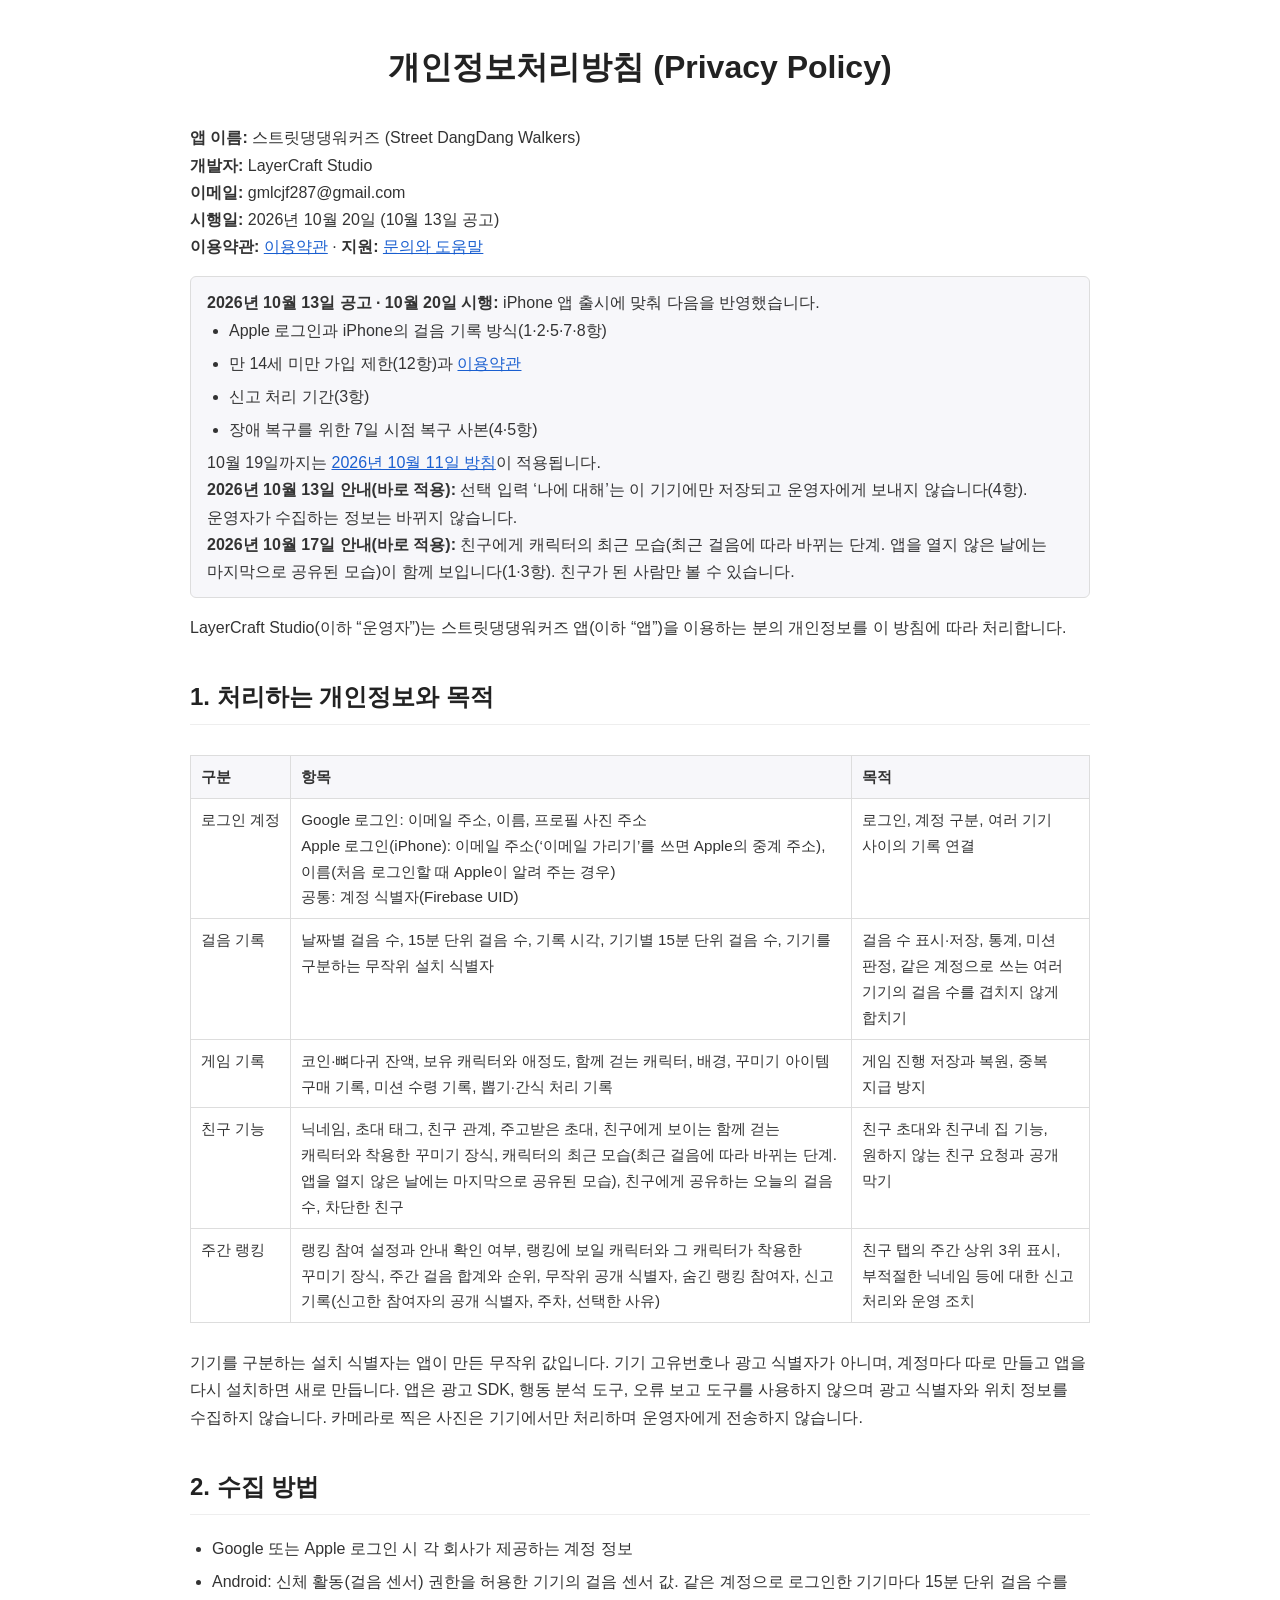
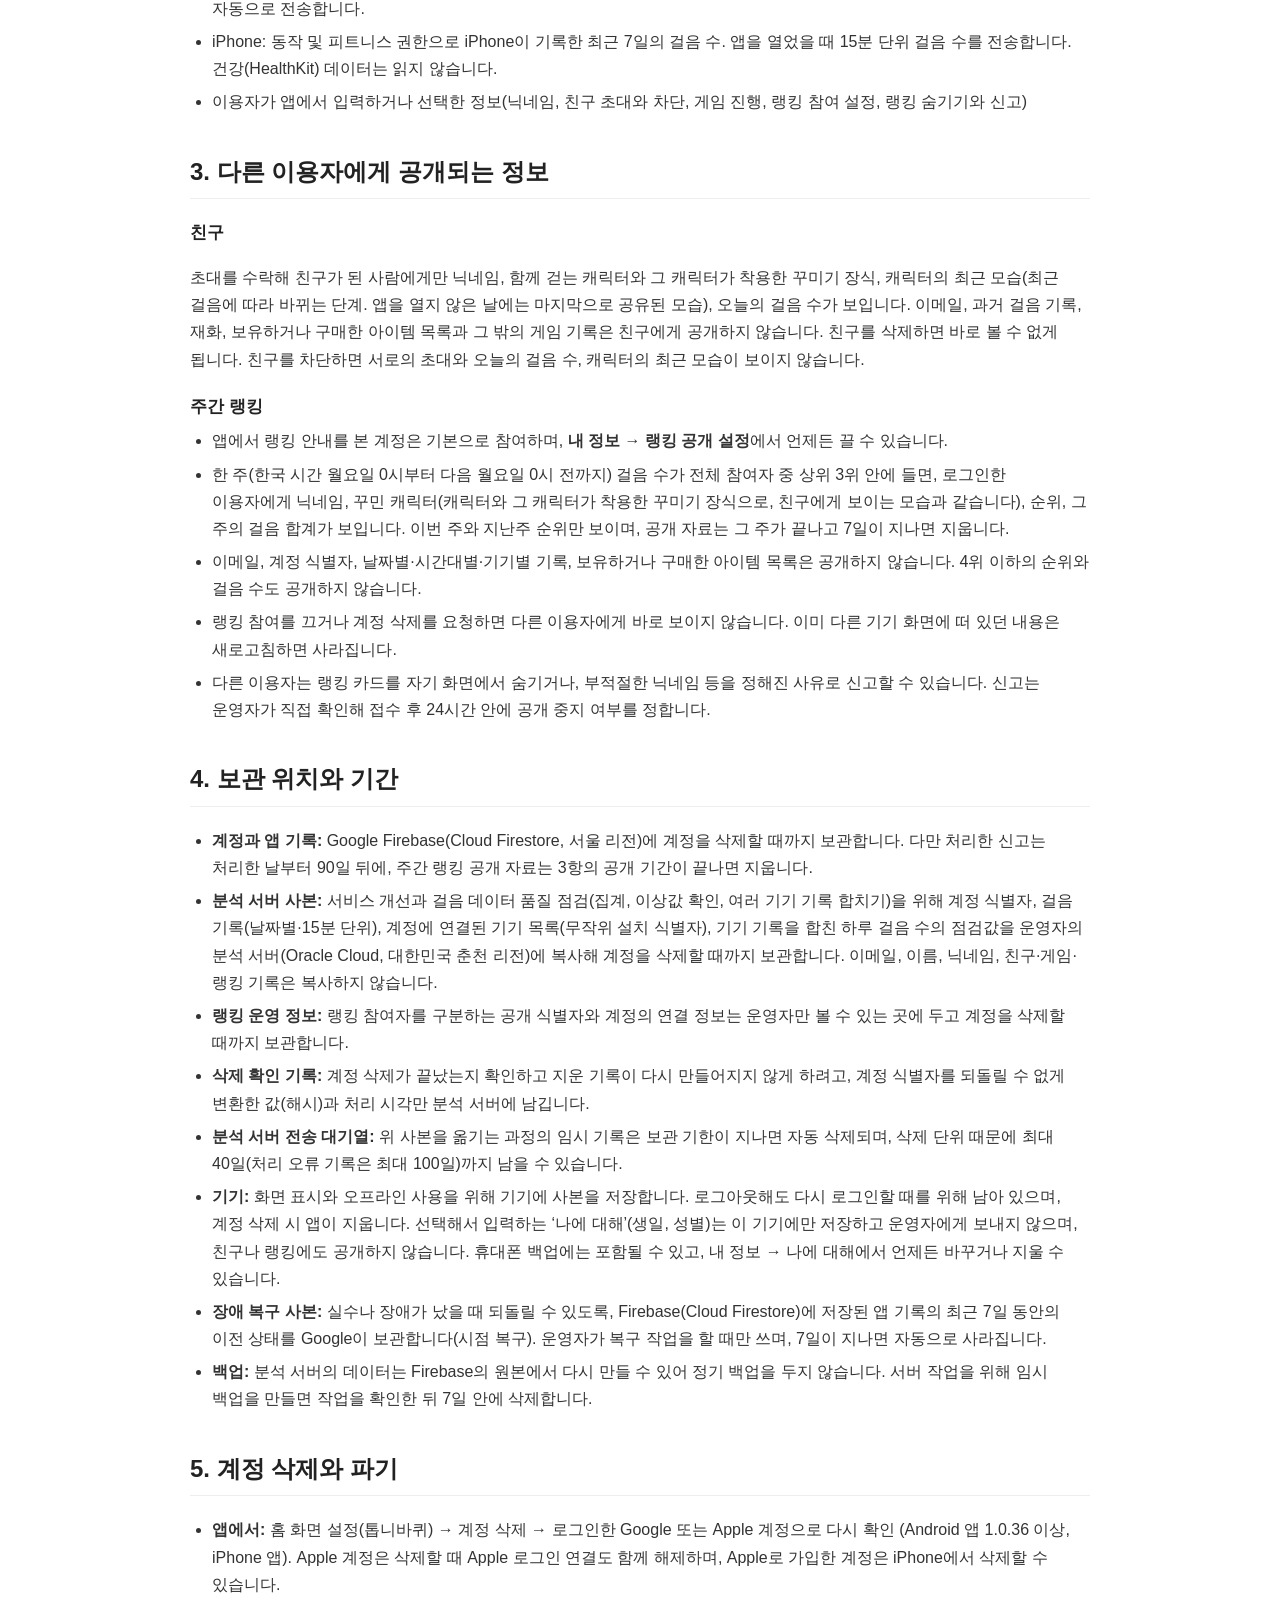
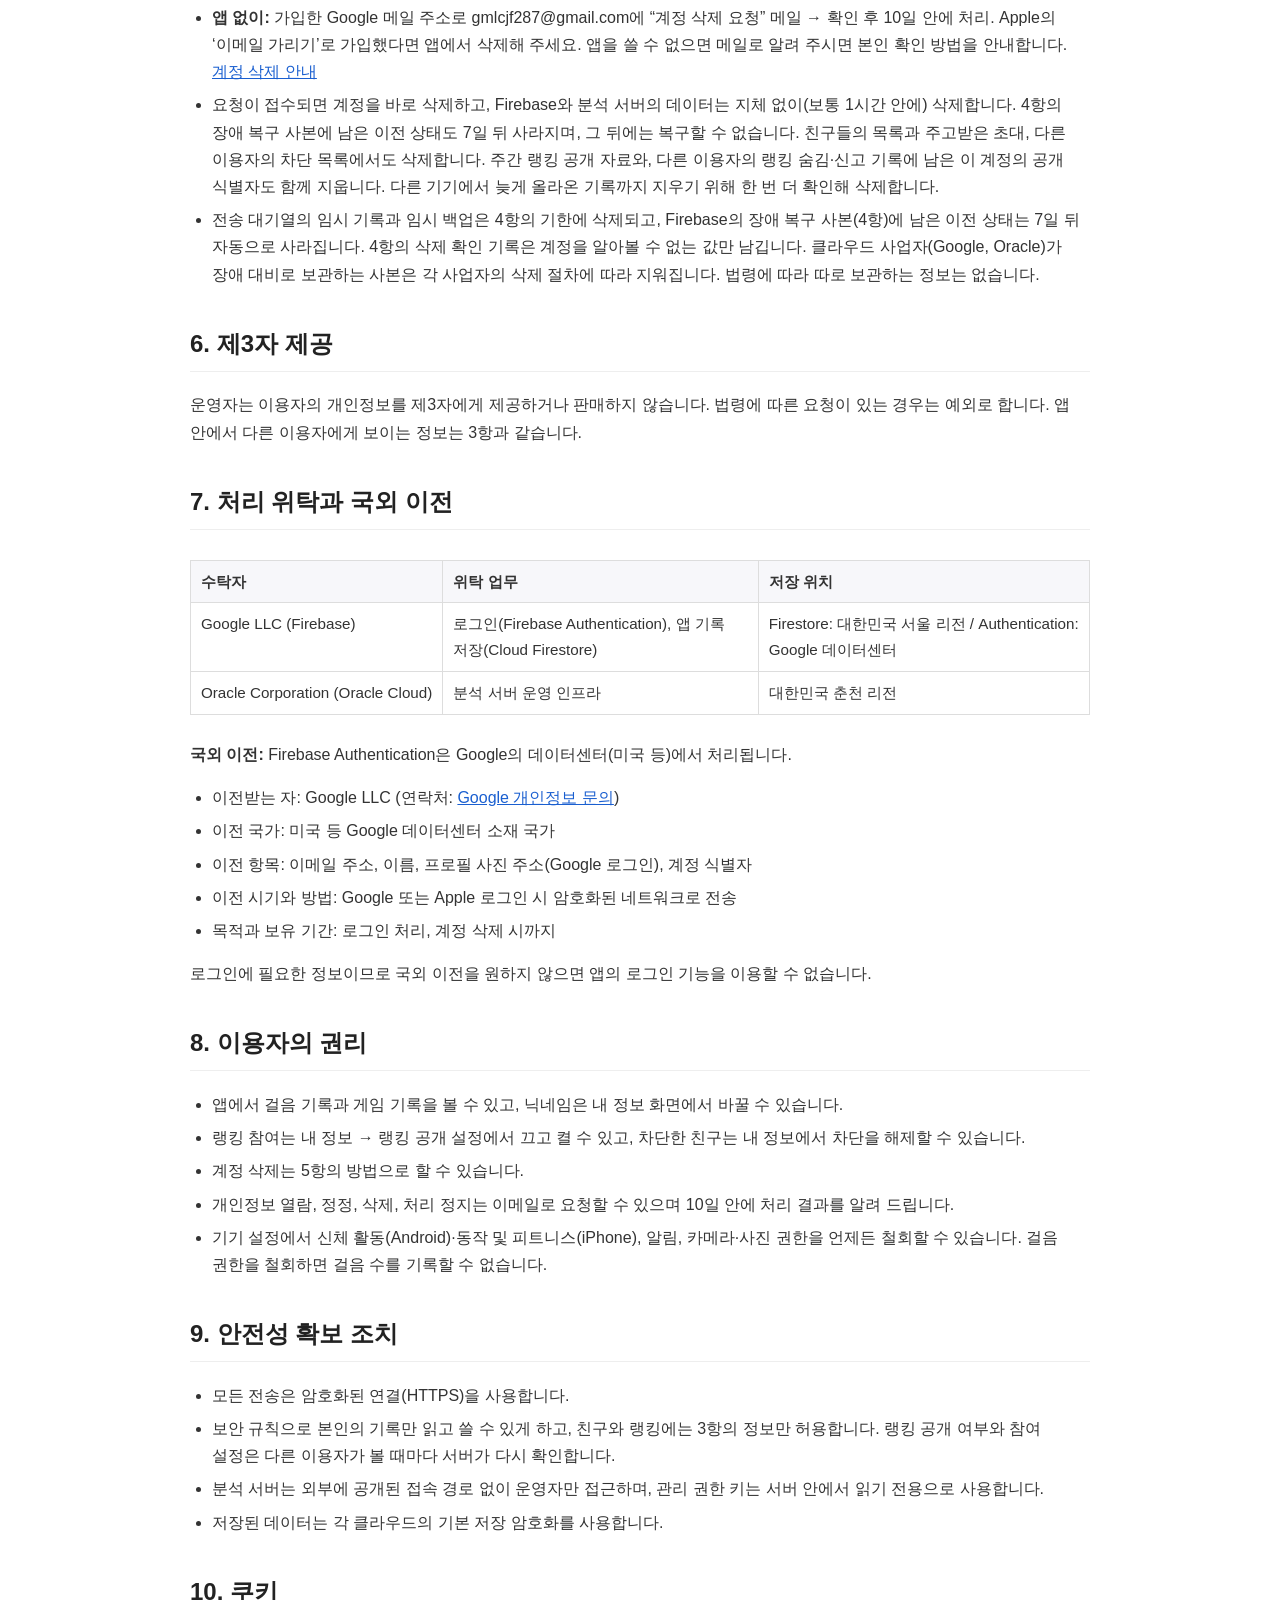
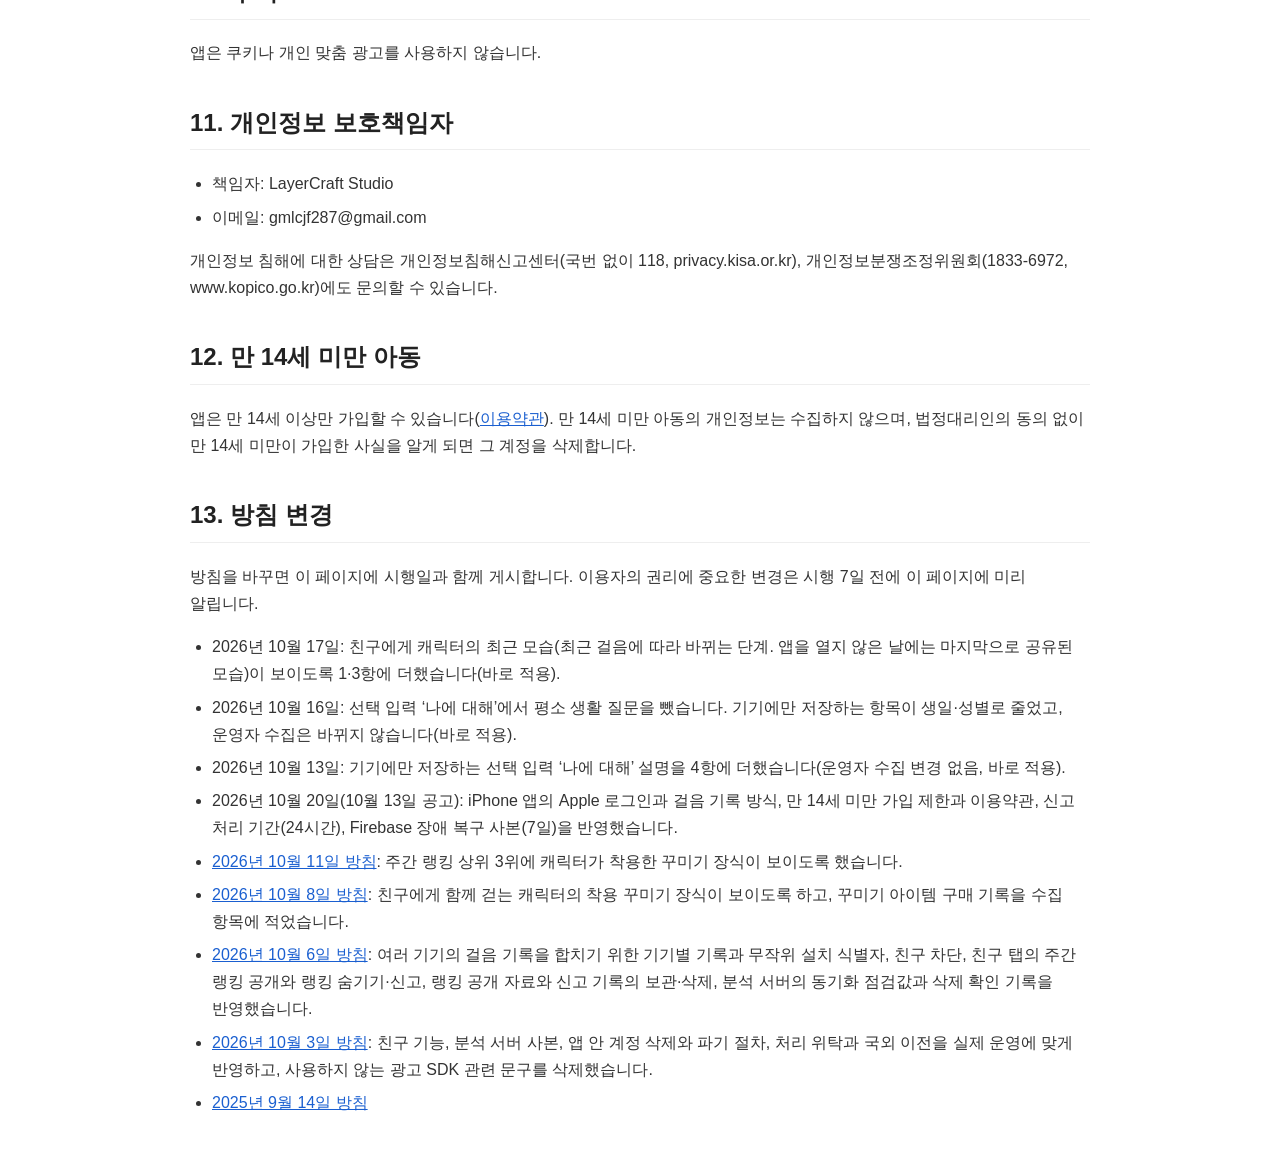
<file: privacy-2026-10-20.html>
<!DOCTYPE html>
<html lang="ko">
<head>
  <meta charset="UTF-8">
  <meta name="viewport" content="width=device-width, initial-scale=1.0">
  <title>개인정보처리방침 - 스트릿댕댕워커즈</title>
  <style>
    body {
      font-family: "Apple SD Gothic Neo", "Malgun Gothic", "Helvetica", "Arial", sans-serif;
      line-height: 1.7;
      max-width: 900px;
      margin: 40px auto;
      padding: 0 20px;
      color: #333;
      background: #fff;
      word-break: keep-all;
      overflow-wrap: anywhere;
    }
    h1 { color: #222; text-align: center; margin-bottom: 30px; }
    h2 { color: #222; margin-top: 36px; border-bottom: 1px solid #eee; padding-bottom: 6px; }
    h3 { color: #222; margin: 20px 0 6px; font-size: 1.05em; }
    ul, ol { margin: 0; padding-left: 22px; }
    li { margin-bottom: 6px; }
    table { border-collapse: collapse; width: 100%; margin: 10px 0; font-size: 0.95em; }
    th, td { border: 1px solid #ddd; padding: 8px 10px; text-align: left; vertical-align: top; }
    th { background: #f7f7fa; }
    th:first-child, td:first-child { white-space: nowrap; }
    .scroll { overflow-x: auto; }
    .notice { background: #f7f7fa; border: 1px solid #ddd; border-radius: 6px; padding: 12px 16px; margin: 16px 0; }
    a { color: #1a5fd0; }
  </style>
</head>
<body>
  <h1>개인정보처리방침 (Privacy Policy)</h1>

  <p><strong>앱 이름:</strong> 스트릿댕댕워커즈 (Street DangDang Walkers)<br>
     <strong>개발자:</strong> LayerCraft Studio<br>
     <strong>이메일:</strong> gmlcjf287@gmail.com<br>
     <strong>시행일:</strong> 2026년 10월 20일 (10월 13일 공고)<br>
     <strong>이용약관:</strong> <a href="terms.html">이용약관</a> · <strong>지원:</strong> <a href="support.html">문의와 도움말</a>
  </p>

  <div class="notice">
    <strong>2026년 10월 13일 공고 · 10월 20일 시행:</strong> iPhone 앱 출시에 맞춰 다음을 반영했습니다.
    <ul>
      <li>Apple 로그인과 iPhone의 걸음 기록 방식(1·2·5·7·8항)</li>
      <li>만 14세 미만 가입 제한(12항)과 <a href="terms.html">이용약관</a></li>
      <li>신고 처리 기간(3항)</li>
      <li>장애 복구를 위한 7일 시점 복구 사본(4·5항)</li>
    </ul>
    10월 19일까지는 <a href="privacy-2026-10-11.html">2026년 10월 11일 방침</a>이 적용됩니다.
    <br><strong>2026년 10월 13일 안내(바로 적용):</strong> 선택 입력 ‘나에 대해’는 이 기기에만 저장되고 운영자에게 보내지 않습니다(4항). 운영자가 수집하는 정보는 바뀌지 않습니다.
    <br><strong>2026년 10월 17일 안내(바로 적용):</strong> 친구에게 캐릭터의 최근 모습(최근 걸음에 따라 바뀌는 단계. 앱을 열지 않은 날에는 마지막으로 공유된 모습)이 함께 보입니다(1·3항). 친구가 된 사람만 볼 수 있습니다.
  </div>

  <p>LayerCraft Studio(이하 “운영자”)는 스트릿댕댕워커즈 앱(이하 “앱”)을 이용하는 분의 개인정보를 이 방침에 따라 처리합니다.</p>

  <h2>1. 처리하는 개인정보와 목적</h2>
  <div class="scroll"><table>
    <tr><th>구분</th><th>항목</th><th>목적</th></tr>
    <tr><td>로그인 계정</td><td>Google 로그인: 이메일 주소, 이름, 프로필 사진 주소<br>Apple 로그인(iPhone): 이메일 주소(‘이메일 가리기’를 쓰면 Apple의 중계 주소), 이름(처음 로그인할 때 Apple이 알려 주는 경우)<br>공통: 계정 식별자(Firebase UID)</td><td>로그인, 계정 구분, 여러 기기 사이의 기록 연결</td></tr>
    <tr><td>걸음 기록</td><td>날짜별 걸음 수, 15분 단위 걸음 수, 기록 시각, 기기별 15분 단위 걸음 수, 기기를 구분하는 무작위 설치 식별자</td><td>걸음 수 표시·저장, 통계, 미션 판정, 같은 계정으로 쓰는 여러 기기의 걸음 수를 겹치지 않게 합치기</td></tr>
    <tr><td>게임 기록</td><td>코인·뼈다귀 잔액, 보유 캐릭터와 애정도, 함께 걷는 캐릭터, 배경, 꾸미기 아이템 구매 기록, 미션 수령 기록, 뽑기·간식 처리 기록</td><td>게임 진행 저장과 복원, 중복 지급 방지</td></tr>
    <tr><td>친구 기능</td><td>닉네임, 초대 태그, 친구 관계, 주고받은 초대, 친구에게 보이는 함께 걷는 캐릭터와 착용한 꾸미기 장식, 캐릭터의 최근 모습(최근 걸음에 따라 바뀌는 단계. 앱을 열지 않은 날에는 마지막으로 공유된 모습), 친구에게 공유하는 오늘의 걸음 수, 차단한 친구</td><td>친구 초대와 친구네 집 기능, 원하지 않는 친구 요청과 공개 막기</td></tr>
    <tr><td>주간 랭킹</td><td>랭킹 참여 설정과 안내 확인 여부, 랭킹에 보일 캐릭터와 그 캐릭터가 착용한 꾸미기 장식, 주간 걸음 합계와 순위, 무작위 공개 식별자, 숨긴 랭킹 참여자, 신고 기록(신고한 참여자의 공개 식별자, 주차, 선택한 사유)</td><td>친구 탭의 주간 상위 3위 표시, 부적절한 닉네임 등에 대한 신고 처리와 운영 조치</td></tr>
  </table></div>
  <p>기기를 구분하는 설치 식별자는 앱이 만든 무작위 값입니다. 기기 고유번호나 광고 식별자가 아니며, 계정마다 따로 만들고 앱을 다시 설치하면 새로 만듭니다.
     앱은 광고 SDK, 행동 분석 도구, 오류 보고 도구를 사용하지 않으며 광고 식별자와 위치 정보를 수집하지 않습니다.
     카메라로 찍은 사진은 기기에서만 처리하며 운영자에게 전송하지 않습니다.</p>

  <h2>2. 수집 방법</h2>
  <ul>
    <li>Google 또는 Apple 로그인 시 각 회사가 제공하는 계정 정보</li>
    <li>Android: 신체 활동(걸음 센서) 권한을 허용한 기기의 걸음 센서 값. 같은 계정으로 로그인한 기기마다 15분 단위 걸음 수를 자동으로 전송합니다.</li>
    <li>iPhone: 동작 및 피트니스 권한으로 iPhone이 기록한 최근 7일의 걸음 수. 앱을 열었을 때 15분 단위 걸음 수를 전송합니다. 건강(HealthKit) 데이터는 읽지 않습니다.</li>
    <li>이용자가 앱에서 입력하거나 선택한 정보(닉네임, 친구 초대와 차단, 게임 진행, 랭킹 참여 설정, 랭킹 숨기기와 신고)</li>
  </ul>

  <h2>3. 다른 이용자에게 공개되는 정보</h2>
  <h3>친구</h3>
  <p>초대를 수락해 친구가 된 사람에게만 닉네임, 함께 걷는 캐릭터와 그 캐릭터가 착용한 꾸미기 장식, 캐릭터의 최근 모습(최근 걸음에 따라 바뀌는 단계. 앱을 열지 않은 날에는 마지막으로 공유된 모습), 오늘의 걸음 수가 보입니다. 이메일, 과거 걸음 기록, 재화, 보유하거나 구매한 아이템 목록과 그 밖의 게임 기록은 친구에게 공개하지 않습니다. 친구를 삭제하면 바로 볼 수 없게 됩니다. 친구를 차단하면 서로의 초대와 오늘의 걸음 수, 캐릭터의 최근 모습이 보이지 않습니다.</p>
  <h3>주간 랭킹</h3>
  <ul>
    <li>앱에서 랭킹 안내를 본 계정은 기본으로 참여하며, <strong>내 정보 → 랭킹 공개 설정</strong>에서 언제든 끌 수 있습니다.</li>
    <li>한 주(한국 시간 월요일 0시부터 다음 월요일 0시 전까지) 걸음 수가 전체 참여자 중 상위 3위 안에 들면, 로그인한 이용자에게 닉네임, 꾸민 캐릭터(캐릭터와 그 캐릭터가 착용한 꾸미기 장식으로, 친구에게 보이는 모습과 같습니다), 순위, 그 주의 걸음 합계가 보입니다. 이번 주와 지난주 순위만 보이며, 공개 자료는 그 주가 끝나고 7일이 지나면 지웁니다.</li>
    <li>이메일, 계정 식별자, 날짜별·시간대별·기기별 기록, 보유하거나 구매한 아이템 목록은 공개하지 않습니다. 4위 이하의 순위와 걸음 수도 공개하지 않습니다.</li>
    <li>랭킹 참여를 끄거나 계정 삭제를 요청하면 다른 이용자에게 바로 보이지 않습니다. 이미 다른 기기 화면에 떠 있던 내용은 새로고침하면 사라집니다.</li>
    <li>다른 이용자는 랭킹 카드를 자기 화면에서 숨기거나, 부적절한 닉네임 등을 정해진 사유로 신고할 수 있습니다. 신고는 운영자가 직접 확인해 접수 후 24시간 안에 공개 중지 여부를 정합니다.</li>
  </ul>

  <h2>4. 보관 위치와 기간</h2>
  <ul>
    <li><strong>계정과 앱 기록:</strong> Google Firebase(Cloud Firestore, 서울 리전)에 계정을 삭제할 때까지 보관합니다. 다만 처리한 신고는 처리한 날부터 90일 뒤에, 주간 랭킹 공개 자료는 3항의 공개 기간이 끝나면 지웁니다.</li>
    <li><strong>분석 서버 사본:</strong> 서비스 개선과 걸음 데이터 품질 점검(집계, 이상값 확인, 여러 기기 기록 합치기)을 위해 계정 식별자, 걸음 기록(날짜별·15분 단위), 계정에 연결된 기기 목록(무작위 설치 식별자), 기기 기록을 합친 하루 걸음 수의 점검값을 운영자의 분석 서버(Oracle Cloud, 대한민국 춘천 리전)에 복사해 계정을 삭제할 때까지 보관합니다. 이메일, 이름, 닉네임, 친구·게임·랭킹 기록은 복사하지 않습니다.</li>
    <li><strong>랭킹 운영 정보:</strong> 랭킹 참여자를 구분하는 공개 식별자와 계정의 연결 정보는 운영자만 볼 수 있는 곳에 두고 계정을 삭제할 때까지 보관합니다.</li>
    <li><strong>삭제 확인 기록:</strong> 계정 삭제가 끝났는지 확인하고 지운 기록이 다시 만들어지지 않게 하려고, 계정 식별자를 되돌릴 수 없게 변환한 값(해시)과 처리 시각만 분석 서버에 남깁니다.</li>
    <li><strong>분석 서버 전송 대기열:</strong> 위 사본을 옮기는 과정의 임시 기록은 보관 기한이 지나면 자동 삭제되며, 삭제 단위 때문에 최대 40일(처리 오류 기록은 최대 100일)까지 남을 수 있습니다.</li>
    <li><strong>기기:</strong> 화면 표시와 오프라인 사용을 위해 기기에 사본을 저장합니다. 로그아웃해도 다시 로그인할 때를 위해 남아 있으며, 계정 삭제 시 앱이 지웁니다. 선택해서 입력하는 ‘나에 대해’(생일, 성별)는 이 기기에만 저장하고 운영자에게 보내지 않으며, 친구나 랭킹에도 공개하지 않습니다. 휴대폰 백업에는 포함될 수 있고, 내 정보 → 나에 대해에서 언제든 바꾸거나 지울 수 있습니다.</li>
    <li><strong>장애 복구 사본:</strong> 실수나 장애가 났을 때 되돌릴 수 있도록, Firebase(Cloud Firestore)에 저장된 앱 기록의 최근 7일 동안의 이전 상태를 Google이 보관합니다(시점 복구). 운영자가 복구 작업을 할 때만 쓰며, 7일이 지나면 자동으로 사라집니다.</li>
    <li><strong>백업:</strong> 분석 서버의 데이터는 Firebase의 원본에서 다시 만들 수 있어 정기 백업을 두지 않습니다. 서버 작업을 위해 임시 백업을 만들면 작업을 확인한 뒤 7일 안에 삭제합니다.</li>
  </ul>

  <h2>5. 계정 삭제와 파기</h2>
  <ul>
    <li><strong>앱에서:</strong> 홈 화면 설정(톱니바퀴) → 계정 삭제 → 로그인한 Google 또는 Apple 계정으로 다시 확인 (Android 앱 1.0.36 이상, iPhone 앱). Apple 계정은 삭제할 때 Apple 로그인 연결도 함께 해제하며, Apple로 가입한 계정은 iPhone에서 삭제할 수 있습니다.</li>
    <li><strong>앱 없이:</strong> 가입한 Google 메일 주소로 gmlcjf287@gmail.com에 “계정 삭제 요청” 메일 → 확인 후 10일 안에 처리. Apple의 ‘이메일 가리기’로 가입했다면 앱에서 삭제해 주세요. 앱을 쓸 수 없으면 메일로 알려 주시면 본인 확인 방법을 안내합니다. <a href="delete-account.html">계정 삭제 안내</a></li>
    <li>요청이 접수되면 계정을 바로 삭제하고, Firebase와 분석 서버의 데이터는 지체 없이(보통 1시간 안에) 삭제합니다. 4항의 장애 복구 사본에 남은 이전 상태도 7일 뒤 사라지며, 그 뒤에는 복구할 수 없습니다. 친구들의 목록과 주고받은 초대, 다른 이용자의 차단 목록에서도 삭제합니다. 주간 랭킹 공개 자료와, 다른 이용자의 랭킹 숨김·신고 기록에 남은 이 계정의 공개 식별자도 함께 지웁니다. 다른 기기에서 늦게 올라온 기록까지 지우기 위해 한 번 더 확인해 삭제합니다.</li>
    <li>전송 대기열의 임시 기록과 임시 백업은 4항의 기한에 삭제되고, Firebase의 장애 복구 사본(4항)에 남은 이전 상태는 7일 뒤 자동으로 사라집니다. 4항의 삭제 확인 기록은 계정을 알아볼 수 없는 값만 남깁니다. 클라우드 사업자(Google, Oracle)가 장애 대비로 보관하는 사본은 각 사업자의 삭제 절차에 따라 지워집니다. 법령에 따라 따로 보관하는 정보는 없습니다.</li>
  </ul>

  <h2>6. 제3자 제공</h2>
  <p>운영자는 이용자의 개인정보를 제3자에게 제공하거나 판매하지 않습니다. 법령에 따른 요청이 있는 경우는 예외로 합니다. 앱 안에서 다른 이용자에게 보이는 정보는 3항과 같습니다.</p>

  <h2>7. 처리 위탁과 국외 이전</h2>
  <div class="scroll"><table>
    <tr><th>수탁자</th><th>위탁 업무</th><th>저장 위치</th></tr>
    <tr><td>Google LLC (Firebase)</td><td>로그인(Firebase Authentication), 앱 기록 저장(Cloud Firestore)</td><td>Firestore: 대한민국 서울 리전 / Authentication: Google 데이터센터</td></tr>
    <tr><td>Oracle Corporation (Oracle Cloud)</td><td>분석 서버 운영 인프라</td><td>대한민국 춘천 리전</td></tr>
  </table></div>
  <p><strong>국외 이전:</strong> Firebase Authentication은 Google의 데이터센터(미국 등)에서 처리됩니다.</p>
  <ul>
    <li>이전받는 자: Google LLC (연락처: <a href="https://support.google.com/policies/contact/general_privacy_form">Google 개인정보 문의</a>)</li>
    <li>이전 국가: 미국 등 Google 데이터센터 소재 국가</li>
    <li>이전 항목: 이메일 주소, 이름, 프로필 사진 주소(Google 로그인), 계정 식별자</li>
    <li>이전 시기와 방법: Google 또는 Apple 로그인 시 암호화된 네트워크로 전송</li>
    <li>목적과 보유 기간: 로그인 처리, 계정 삭제 시까지</li>
  </ul>
  <p>로그인에 필요한 정보이므로 국외 이전을 원하지 않으면 앱의 로그인 기능을 이용할 수 없습니다.</p>

  <h2>8. 이용자의 권리</h2>
  <ul>
    <li>앱에서 걸음 기록과 게임 기록을 볼 수 있고, 닉네임은 내 정보 화면에서 바꿀 수 있습니다.</li>
    <li>랭킹 참여는 내 정보 → 랭킹 공개 설정에서 끄고 켤 수 있고, 차단한 친구는 내 정보에서 차단을 해제할 수 있습니다.</li>
    <li>계정 삭제는 5항의 방법으로 할 수 있습니다.</li>
    <li>개인정보 열람, 정정, 삭제, 처리 정지는 이메일로 요청할 수 있으며 10일 안에 처리 결과를 알려 드립니다.</li>
    <li>기기 설정에서 신체 활동(Android)·동작 및 피트니스(iPhone), 알림, 카메라·사진 권한을 언제든 철회할 수 있습니다. 걸음 권한을 철회하면 걸음 수를 기록할 수 없습니다.</li>
  </ul>

  <h2>9. 안전성 확보 조치</h2>
  <ul>
    <li>모든 전송은 암호화된 연결(HTTPS)을 사용합니다.</li>
    <li>보안 규칙으로 본인의 기록만 읽고 쓸 수 있게 하고, 친구와 랭킹에는 3항의 정보만 허용합니다. 랭킹 공개 여부와 참여 설정은 다른 이용자가 볼 때마다 서버가 다시 확인합니다.</li>
    <li>분석 서버는 외부에 공개된 접속 경로 없이 운영자만 접근하며, 관리 권한 키는 서버 안에서 읽기 전용으로 사용합니다.</li>
    <li>저장된 데이터는 각 클라우드의 기본 저장 암호화를 사용합니다.</li>
  </ul>

  <h2>10. 쿠키</h2>
  <p>앱은 쿠키나 개인 맞춤 광고를 사용하지 않습니다.</p>

  <h2>11. 개인정보 보호책임자</h2>
  <ul>
    <li>책임자: LayerCraft Studio</li>
    <li>이메일: gmlcjf287@gmail.com</li>
  </ul>
  <p>개인정보 침해에 대한 상담은 개인정보침해신고센터(국번 없이 118, privacy.kisa.or.kr), 개인정보분쟁조정위원회(1833-6972, www.kopico.go.kr)에도 문의할 수 있습니다.</p>

  <h2>12. 만 14세 미만 아동</h2>
  <p>앱은 만 14세 이상만 가입할 수 있습니다(<a href="terms.html">이용약관</a>). 만 14세 미만 아동의 개인정보는 수집하지 않으며, 법정대리인의 동의 없이 만 14세 미만이 가입한 사실을 알게 되면 그 계정을 삭제합니다.</p>
  <h2>13. 방침 변경</h2>
  <p>방침을 바꾸면 이 페이지에 시행일과 함께 게시합니다. 이용자의 권리에 중요한 변경은 시행 7일 전에 이 페이지에 미리 알립니다.</p>
  <ul>
    <li>2026년 10월 17일: 친구에게 캐릭터의 최근 모습(최근 걸음에 따라 바뀌는 단계. 앱을 열지 않은 날에는 마지막으로 공유된 모습)이 보이도록 1·3항에 더했습니다(바로 적용).</li>
    <li>2026년 10월 16일: 선택 입력 ‘나에 대해’에서 평소 생활 질문을 뺐습니다. 기기에만 저장하는 항목이 생일·성별로 줄었고, 운영자 수집은 바뀌지 않습니다(바로 적용).</li>
    <li>2026년 10월 13일: 기기에만 저장하는 선택 입력 ‘나에 대해’ 설명을 4항에 더했습니다(운영자 수집 변경 없음, 바로 적용).</li>
    <li>2026년 10월 20일(10월 13일 공고): iPhone 앱의 Apple 로그인과 걸음 기록 방식, 만 14세 미만 가입 제한과 이용약관, 신고 처리 기간(24시간), Firebase 장애 복구 사본(7일)을 반영했습니다.</li>
    <li><a href="privacy-2026-10-11.html">2026년 10월 11일 방침</a>: 주간 랭킹 상위 3위에 캐릭터가 착용한 꾸미기 장식이 보이도록 했습니다.</li>
    <li><a href="privacy-2026-10-08.html">2026년 10월 8일 방침</a>: 친구에게 함께 걷는 캐릭터의 착용 꾸미기 장식이 보이도록 하고, 꾸미기 아이템 구매 기록을 수집 항목에 적었습니다.</li>
    <li><a href="privacy-2026-10-06.html">2026년 10월 6일 방침</a>: 여러 기기의 걸음 기록을 합치기 위한 기기별 기록과 무작위 설치 식별자, 친구 차단, 친구 탭의 주간 랭킹 공개와 랭킹 숨기기·신고, 랭킹 공개 자료와 신고 기록의 보관·삭제, 분석 서버의 동기화 점검값과 삭제 확인 기록을 반영했습니다.</li>
    <li><a href="privacy-2026-10-03.html">2026년 10월 3일 방침</a>: 친구 기능, 분석 서버 사본, 앱 안 계정 삭제와 파기 절차, 처리 위탁과 국외 이전을 실제 운영에 맞게 반영하고, 사용하지 않는 광고 SDK 관련 문구를 삭제했습니다.</li>
    <li><a href="privacy-2025-09-14.html">2025년 9월 14일 방침</a></li>
  </ul>
</body>
</html>
</file>
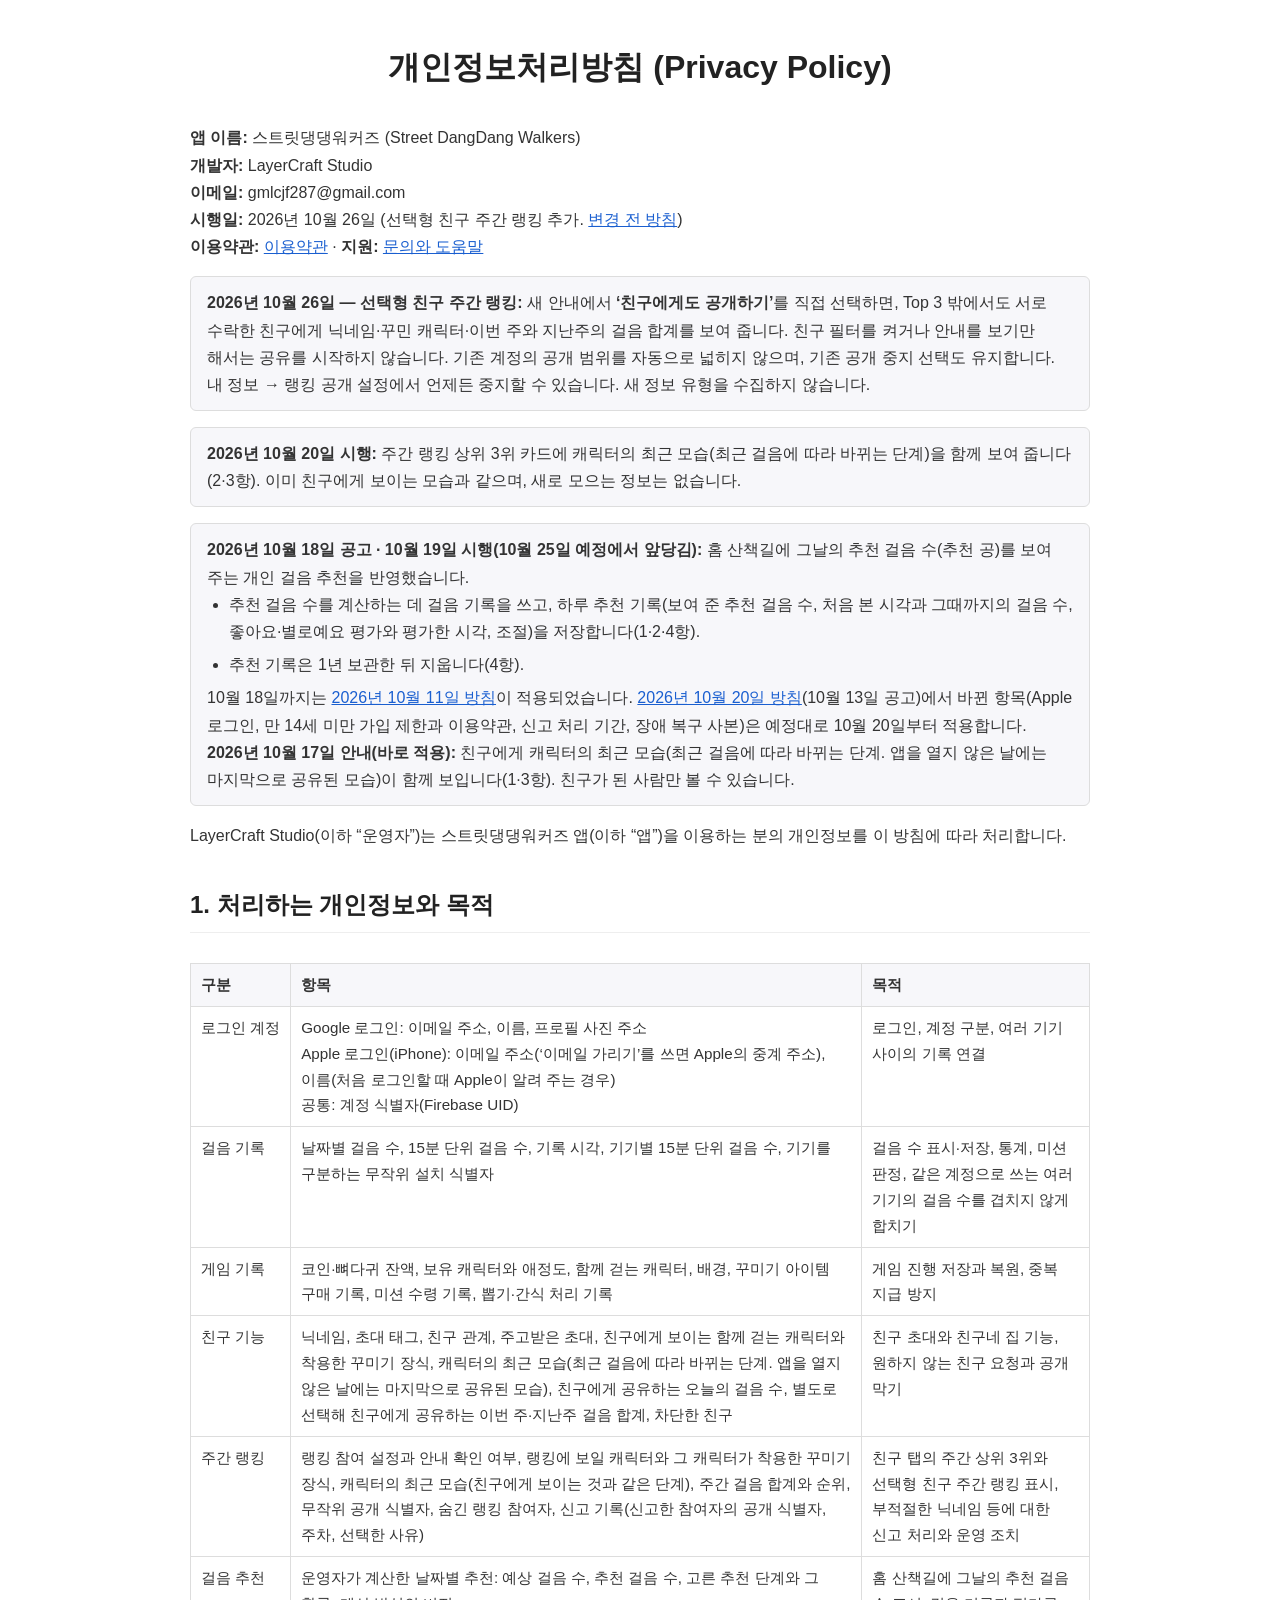
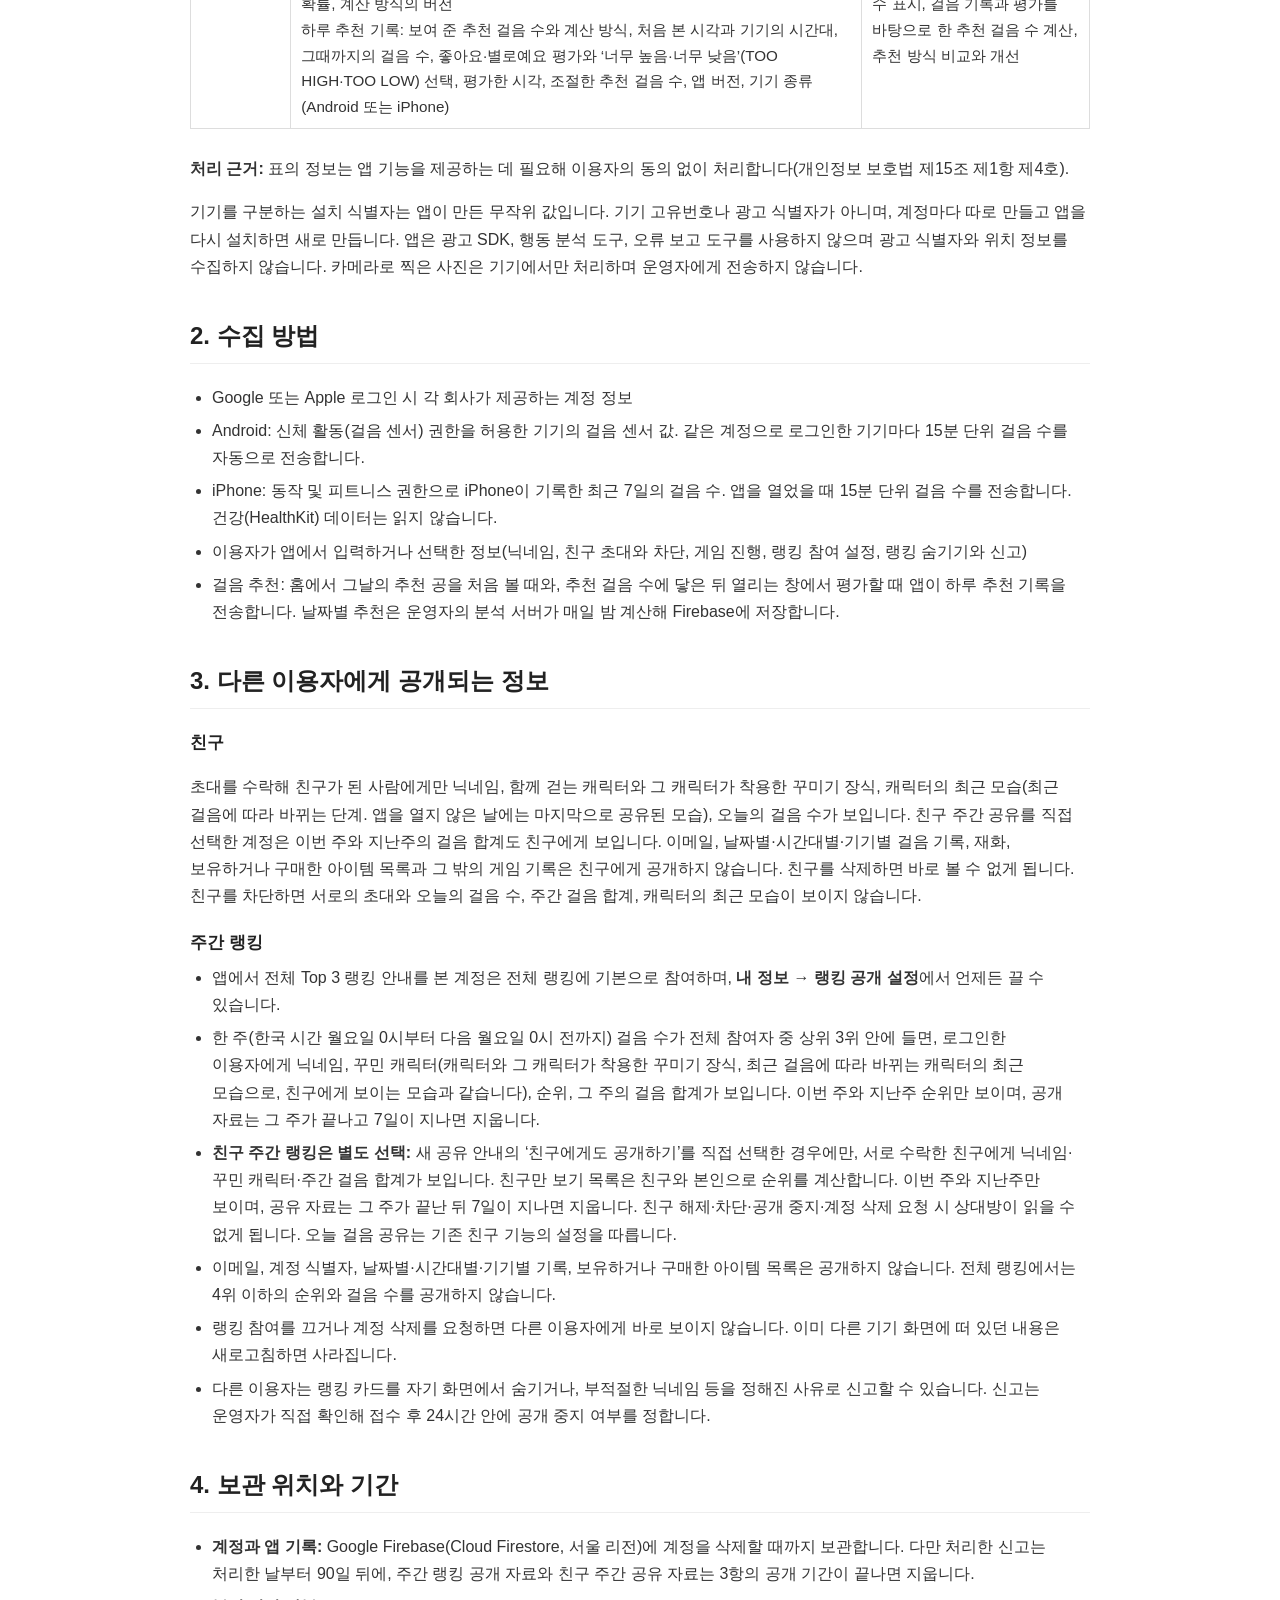
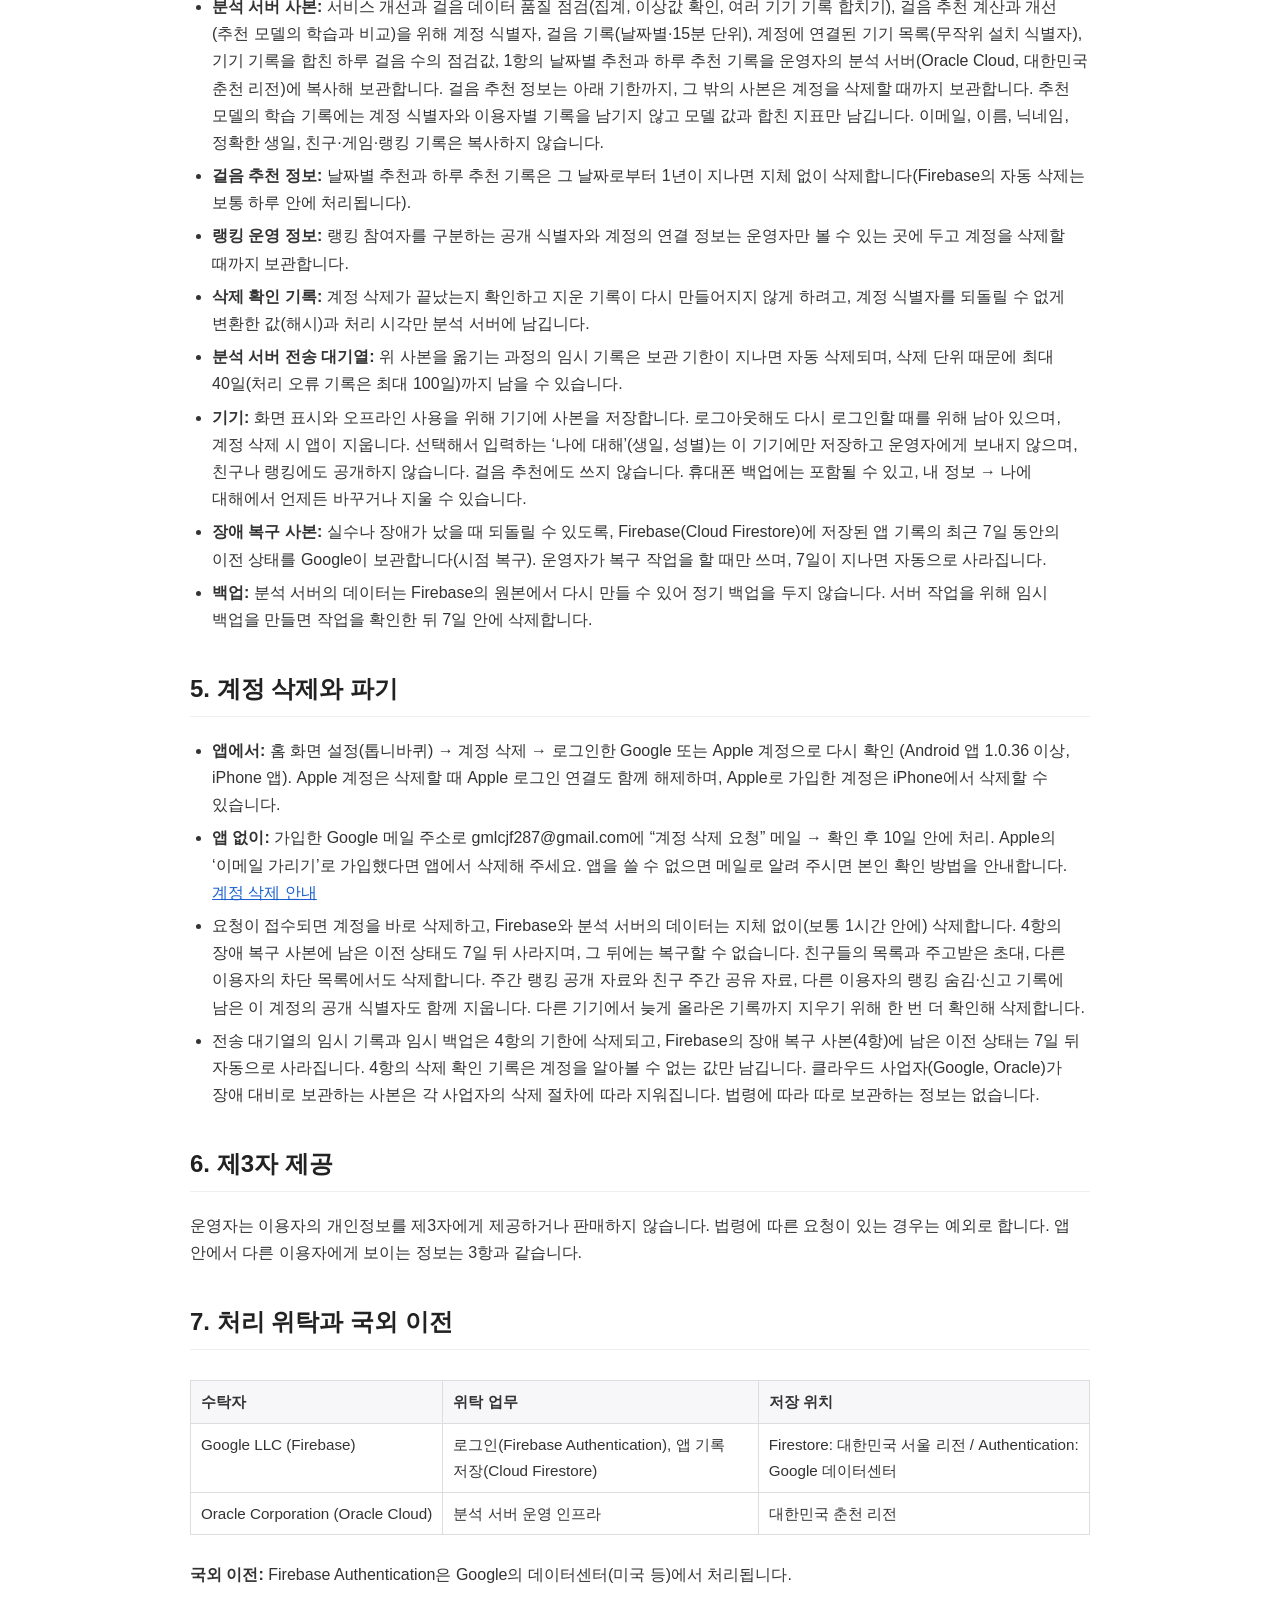
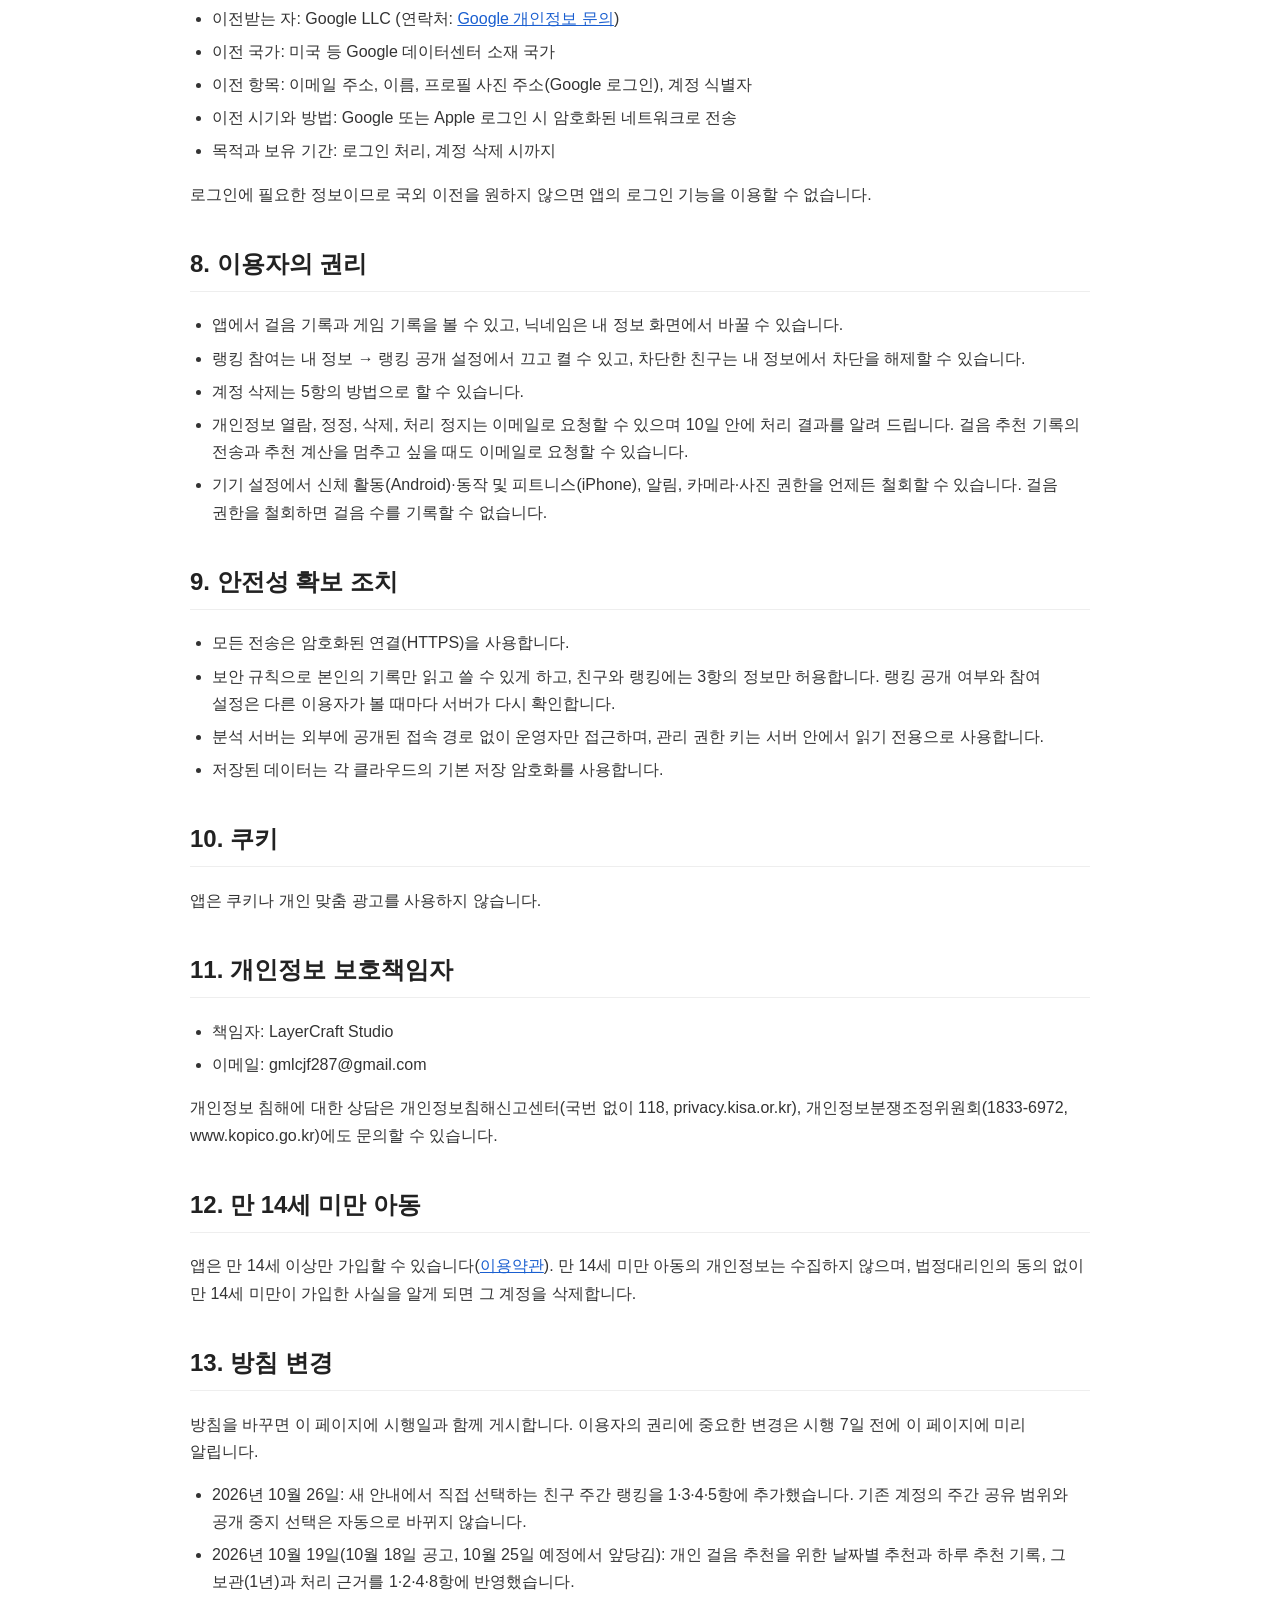
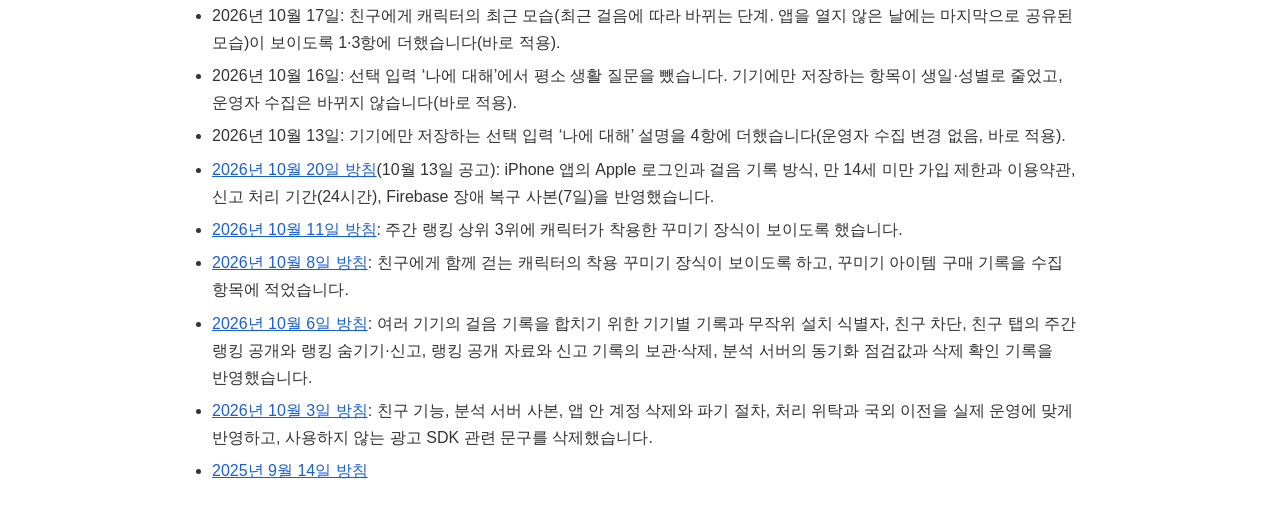
<file: privacy-2026-10-26.html>
<!DOCTYPE html>
<html lang="ko">
<head>
  <meta charset="UTF-8">
  <meta name="viewport" content="width=device-width, initial-scale=1.0">
  <title>개인정보처리방침 - 스트릿댕댕워커즈</title>
  <style>
    body {
      font-family: "Apple SD Gothic Neo", "Malgun Gothic", "Helvetica", "Arial", sans-serif;
      line-height: 1.7;
      max-width: 900px;
      margin: 40px auto;
      padding: 0 20px;
      color: #333;
      background: #fff;
      word-break: keep-all;
      overflow-wrap: anywhere;
    }
    h1 { color: #222; text-align: center; margin-bottom: 30px; }
    h2 { color: #222; margin-top: 36px; border-bottom: 1px solid #eee; padding-bottom: 6px; }
    h3 { color: #222; margin: 20px 0 6px; font-size: 1.05em; }
    ul, ol { margin: 0; padding-left: 22px; }
    li { margin-bottom: 6px; }
    table { border-collapse: collapse; width: 100%; margin: 10px 0; font-size: 0.95em; }
    th, td { border: 1px solid #ddd; padding: 8px 10px; text-align: left; vertical-align: top; }
    th { background: #f7f7fa; }
    th:first-child, td:first-child { white-space: nowrap; }
    .scroll { overflow-x: auto; }
    .notice { background: #f7f7fa; border: 1px solid #ddd; border-radius: 6px; padding: 12px 16px; margin: 16px 0; }
    a { color: #1a5fd0; }
  </style>
</head>
<body>
  <h1>개인정보처리방침 (Privacy Policy)</h1>

  <p><strong>앱 이름:</strong> 스트릿댕댕워커즈 (Street DangDang Walkers)<br>
     <strong>개발자:</strong> LayerCraft Studio<br>
     <strong>이메일:</strong> gmlcjf287@gmail.com<br>
     <strong>시행일:</strong> 2026년 10월 26일 (선택형 친구 주간 랭킹 추가. <a href="privacy-before-friends-2026-10-26.html">변경 전 방침</a>)<br>
     <strong>이용약관:</strong> <a href="terms.html">이용약관</a> · <strong>지원:</strong> <a href="support.html">문의와 도움말</a>
  </p>

  <div class="notice">
    <strong>2026년 10월 26일 — 선택형 친구 주간 랭킹:</strong> 새 안내에서 <strong>‘친구에게도 공개하기’</strong>를 직접 선택하면, Top 3 밖에서도 서로 수락한 친구에게 닉네임·꾸민 캐릭터·이번 주와 지난주의 걸음 합계를 보여 줍니다. 친구 필터를 켜거나 안내를 보기만 해서는 공유를 시작하지 않습니다. 기존 계정의 공개 범위를 자동으로 넓히지 않으며, 기존 공개 중지 선택도 유지합니다. 내 정보 → 랭킹 공개 설정에서 언제든 중지할 수 있습니다. 새 정보 유형을 수집하지 않습니다.
  </div>

  <div class="notice">
    <strong>2026년 10월 20일 시행:</strong> 주간 랭킹 상위 3위 카드에 캐릭터의 최근 모습(최근 걸음에 따라 바뀌는 단계)을 함께 보여 줍니다(2·3항). 이미 친구에게 보이는 모습과 같으며, 새로 모으는 정보는 없습니다.
  </div>

  <div class="notice">
    <strong>2026년 10월 18일 공고 · 10월 19일 시행(10월 25일 예정에서 앞당김):</strong> 홈 산책길에 그날의 추천 걸음 수(추천 공)를 보여 주는 개인 걸음 추천을 반영했습니다.
    <ul>
      <li>추천 걸음 수를 계산하는 데 걸음 기록을 쓰고, 하루 추천 기록(보여 준 추천 걸음 수, 처음 본 시각과 그때까지의 걸음 수, 좋아요·별로예요 평가와 평가한 시각, 조절)을 저장합니다(1·2·4항).</li>
      <li>추천 기록은 1년 보관한 뒤 지웁니다(4항).</li>
    </ul>
    10월 18일까지는 <a href="privacy-2026-10-11.html">2026년 10월 11일 방침</a>이 적용되었습니다. <a href="privacy-2026-10-20.html">2026년 10월 20일 방침</a>(10월 13일 공고)에서 바뀐 항목(Apple 로그인, 만 14세 미만 가입 제한과 이용약관, 신고 처리 기간, 장애 복구 사본)은 예정대로 10월 20일부터 적용합니다.
    <br><strong>2026년 10월 17일 안내(바로 적용):</strong> 친구에게 캐릭터의 최근 모습(최근 걸음에 따라 바뀌는 단계. 앱을 열지 않은 날에는 마지막으로 공유된 모습)이 함께 보입니다(1·3항). 친구가 된 사람만 볼 수 있습니다.
  </div>

  <p>LayerCraft Studio(이하 “운영자”)는 스트릿댕댕워커즈 앱(이하 “앱”)을 이용하는 분의 개인정보를 이 방침에 따라 처리합니다.</p>

  <h2>1. 처리하는 개인정보와 목적</h2>
  <div class="scroll"><table>
    <tr><th>구분</th><th>항목</th><th>목적</th></tr>
    <tr><td>로그인 계정</td><td>Google 로그인: 이메일 주소, 이름, 프로필 사진 주소<br>Apple 로그인(iPhone): 이메일 주소(‘이메일 가리기’를 쓰면 Apple의 중계 주소), 이름(처음 로그인할 때 Apple이 알려 주는 경우)<br>공통: 계정 식별자(Firebase UID)</td><td>로그인, 계정 구분, 여러 기기 사이의 기록 연결</td></tr>
    <tr><td>걸음 기록</td><td>날짜별 걸음 수, 15분 단위 걸음 수, 기록 시각, 기기별 15분 단위 걸음 수, 기기를 구분하는 무작위 설치 식별자</td><td>걸음 수 표시·저장, 통계, 미션 판정, 같은 계정으로 쓰는 여러 기기의 걸음 수를 겹치지 않게 합치기</td></tr>
    <tr><td>게임 기록</td><td>코인·뼈다귀 잔액, 보유 캐릭터와 애정도, 함께 걷는 캐릭터, 배경, 꾸미기 아이템 구매 기록, 미션 수령 기록, 뽑기·간식 처리 기록</td><td>게임 진행 저장과 복원, 중복 지급 방지</td></tr>
    <tr><td>친구 기능</td><td>닉네임, 초대 태그, 친구 관계, 주고받은 초대, 친구에게 보이는 함께 걷는 캐릭터와 착용한 꾸미기 장식, 캐릭터의 최근 모습(최근 걸음에 따라 바뀌는 단계. 앱을 열지 않은 날에는 마지막으로 공유된 모습), 친구에게 공유하는 오늘의 걸음 수, 별도로 선택해 친구에게 공유하는 이번 주·지난주 걸음 합계, 차단한 친구</td><td>친구 초대와 친구네 집 기능, 원하지 않는 친구 요청과 공개 막기</td></tr>
    <tr><td>주간 랭킹</td><td>랭킹 참여 설정과 안내 확인 여부, 랭킹에 보일 캐릭터와 그 캐릭터가 착용한 꾸미기 장식, 캐릭터의 최근 모습(친구에게 보이는 것과 같은 단계), 주간 걸음 합계와 순위, 무작위 공개 식별자, 숨긴 랭킹 참여자, 신고 기록(신고한 참여자의 공개 식별자, 주차, 선택한 사유)</td><td>친구 탭의 주간 상위 3위와 선택형 친구 주간 랭킹 표시, 부적절한 닉네임 등에 대한 신고 처리와 운영 조치</td></tr>
    <tr><td>걸음 추천</td><td>운영자가 계산한 날짜별 추천: 예상 걸음 수, 추천 걸음 수, 고른 추천 단계와 그 확률, 계산 방식의 버전<br>하루 추천 기록: 보여 준 추천 걸음 수와 계산 방식, 처음 본 시각과 기기의 시간대, 그때까지의 걸음 수, 좋아요·별로예요 평가와 ‘너무 높음·너무 낮음’(TOO HIGH·TOO LOW) 선택, 평가한 시각, 조절한 추천 걸음 수, 앱 버전, 기기 종류(Android 또는 iPhone)</td><td>홈 산책길에 그날의 추천 걸음 수 표시, 걸음 기록과 평가를 바탕으로 한 추천 걸음 수 계산, 추천 방식 비교와 개선</td></tr>
  </table></div>
  <p><strong>처리 근거:</strong> 표의 정보는 앱 기능을 제공하는 데 필요해 이용자의 동의 없이 처리합니다(개인정보 보호법 제15조 제1항 제4호).</p>
  <p>기기를 구분하는 설치 식별자는 앱이 만든 무작위 값입니다. 기기 고유번호나 광고 식별자가 아니며, 계정마다 따로 만들고 앱을 다시 설치하면 새로 만듭니다.
     앱은 광고 SDK, 행동 분석 도구, 오류 보고 도구를 사용하지 않으며 광고 식별자와 위치 정보를 수집하지 않습니다.
     카메라로 찍은 사진은 기기에서만 처리하며 운영자에게 전송하지 않습니다.</p>

  <h2>2. 수집 방법</h2>
  <ul>
    <li>Google 또는 Apple 로그인 시 각 회사가 제공하는 계정 정보</li>
    <li>Android: 신체 활동(걸음 센서) 권한을 허용한 기기의 걸음 센서 값. 같은 계정으로 로그인한 기기마다 15분 단위 걸음 수를 자동으로 전송합니다.</li>
    <li>iPhone: 동작 및 피트니스 권한으로 iPhone이 기록한 최근 7일의 걸음 수. 앱을 열었을 때 15분 단위 걸음 수를 전송합니다. 건강(HealthKit) 데이터는 읽지 않습니다.</li>
    <li>이용자가 앱에서 입력하거나 선택한 정보(닉네임, 친구 초대와 차단, 게임 진행, 랭킹 참여 설정, 랭킹 숨기기와 신고)</li>
    <li>걸음 추천: 홈에서 그날의 추천 공을 처음 볼 때와, 추천 걸음 수에 닿은 뒤 열리는 창에서 평가할 때 앱이 하루 추천 기록을 전송합니다. 날짜별 추천은 운영자의 분석 서버가 매일 밤 계산해 Firebase에 저장합니다.</li>
  </ul>

  <h2>3. 다른 이용자에게 공개되는 정보</h2>
  <h3>친구</h3>
  <p>초대를 수락해 친구가 된 사람에게만 닉네임, 함께 걷는 캐릭터와 그 캐릭터가 착용한 꾸미기 장식, 캐릭터의 최근 모습(최근 걸음에 따라 바뀌는 단계. 앱을 열지 않은 날에는 마지막으로 공유된 모습), 오늘의 걸음 수가 보입니다. 친구 주간 공유를 직접 선택한 계정은 이번 주와 지난주의 걸음 합계도 친구에게 보입니다. 이메일, 날짜별·시간대별·기기별 걸음 기록, 재화, 보유하거나 구매한 아이템 목록과 그 밖의 게임 기록은 친구에게 공개하지 않습니다. 친구를 삭제하면 바로 볼 수 없게 됩니다. 친구를 차단하면 서로의 초대와 오늘의 걸음 수, 주간 걸음 합계, 캐릭터의 최근 모습이 보이지 않습니다.</p>
  <h3>주간 랭킹</h3>
  <ul>
    <li>앱에서 전체 Top 3 랭킹 안내를 본 계정은 전체 랭킹에 기본으로 참여하며, <strong>내 정보 → 랭킹 공개 설정</strong>에서 언제든 끌 수 있습니다.</li>
    <li>한 주(한국 시간 월요일 0시부터 다음 월요일 0시 전까지) 걸음 수가 전체 참여자 중 상위 3위 안에 들면, 로그인한 이용자에게 닉네임, 꾸민 캐릭터(캐릭터와 그 캐릭터가 착용한 꾸미기 장식, 최근 걸음에 따라 바뀌는 캐릭터의 최근 모습으로, 친구에게 보이는 모습과 같습니다), 순위, 그 주의 걸음 합계가 보입니다. 이번 주와 지난주 순위만 보이며, 공개 자료는 그 주가 끝나고 7일이 지나면 지웁니다.</li>
    <li><strong>친구 주간 랭킹은 별도 선택:</strong> 새 공유 안내의 ‘친구에게도 공개하기’를 직접 선택한 경우에만, 서로 수락한 친구에게 닉네임·꾸민 캐릭터·주간 걸음 합계가 보입니다. 친구만 보기 목록은 친구와 본인으로 순위를 계산합니다. 이번 주와 지난주만 보이며, 공유 자료는 그 주가 끝난 뒤 7일이 지나면 지웁니다. 친구 해제·차단·공개 중지·계정 삭제 요청 시 상대방이 읽을 수 없게 됩니다. 오늘 걸음 공유는 기존 친구 기능의 설정을 따릅니다.</li>
    <li>이메일, 계정 식별자, 날짜별·시간대별·기기별 기록, 보유하거나 구매한 아이템 목록은 공개하지 않습니다. 전체 랭킹에서는 4위 이하의 순위와 걸음 수를 공개하지 않습니다.</li>
    <li>랭킹 참여를 끄거나 계정 삭제를 요청하면 다른 이용자에게 바로 보이지 않습니다. 이미 다른 기기 화면에 떠 있던 내용은 새로고침하면 사라집니다.</li>
    <li>다른 이용자는 랭킹 카드를 자기 화면에서 숨기거나, 부적절한 닉네임 등을 정해진 사유로 신고할 수 있습니다. 신고는 운영자가 직접 확인해 접수 후 24시간 안에 공개 중지 여부를 정합니다.</li>
  </ul>

  <h2>4. 보관 위치와 기간</h2>
  <ul>
    <li><strong>계정과 앱 기록:</strong> Google Firebase(Cloud Firestore, 서울 리전)에 계정을 삭제할 때까지 보관합니다. 다만 처리한 신고는 처리한 날부터 90일 뒤에, 주간 랭킹 공개 자료와 친구 주간 공유 자료는 3항의 공개 기간이 끝나면 지웁니다.</li>
    <li><strong>분석 서버 사본:</strong> 서비스 개선과 걸음 데이터 품질 점검(집계, 이상값 확인, 여러 기기 기록 합치기), 걸음 추천 계산과 개선(추천 모델의 학습과 비교)을 위해 계정 식별자, 걸음 기록(날짜별·15분 단위), 계정에 연결된 기기 목록(무작위 설치 식별자), 기기 기록을 합친 하루 걸음 수의 점검값, 1항의 날짜별 추천과 하루 추천 기록을 운영자의 분석 서버(Oracle Cloud, 대한민국 춘천 리전)에 복사해 보관합니다. 걸음 추천 정보는 아래 기한까지, 그 밖의 사본은 계정을 삭제할 때까지 보관합니다. 추천 모델의 학습 기록에는 계정 식별자와 이용자별 기록을 남기지 않고 모델 값과 합친 지표만 남깁니다. 이메일, 이름, 닉네임, 정확한 생일, 친구·게임·랭킹 기록은 복사하지 않습니다.</li>
    <li><strong>걸음 추천 정보:</strong> 날짜별 추천과 하루 추천 기록은 그 날짜로부터 1년이 지나면 지체 없이 삭제합니다(Firebase의 자동 삭제는 보통 하루 안에 처리됩니다).</li>
    <li><strong>랭킹 운영 정보:</strong> 랭킹 참여자를 구분하는 공개 식별자와 계정의 연결 정보는 운영자만 볼 수 있는 곳에 두고 계정을 삭제할 때까지 보관합니다.</li>
    <li><strong>삭제 확인 기록:</strong> 계정 삭제가 끝났는지 확인하고 지운 기록이 다시 만들어지지 않게 하려고, 계정 식별자를 되돌릴 수 없게 변환한 값(해시)과 처리 시각만 분석 서버에 남깁니다.</li>
    <li><strong>분석 서버 전송 대기열:</strong> 위 사본을 옮기는 과정의 임시 기록은 보관 기한이 지나면 자동 삭제되며, 삭제 단위 때문에 최대 40일(처리 오류 기록은 최대 100일)까지 남을 수 있습니다.</li>
    <li><strong>기기:</strong> 화면 표시와 오프라인 사용을 위해 기기에 사본을 저장합니다. 로그아웃해도 다시 로그인할 때를 위해 남아 있으며, 계정 삭제 시 앱이 지웁니다. 선택해서 입력하는 ‘나에 대해’(생일, 성별)는 이 기기에만 저장하고 운영자에게 보내지 않으며, 친구나 랭킹에도 공개하지 않습니다. 걸음 추천에도 쓰지 않습니다. 휴대폰 백업에는 포함될 수 있고, 내 정보 → 나에 대해에서 언제든 바꾸거나 지울 수 있습니다.</li>
    <li><strong>장애 복구 사본:</strong> 실수나 장애가 났을 때 되돌릴 수 있도록, Firebase(Cloud Firestore)에 저장된 앱 기록의 최근 7일 동안의 이전 상태를 Google이 보관합니다(시점 복구). 운영자가 복구 작업을 할 때만 쓰며, 7일이 지나면 자동으로 사라집니다.</li>
    <li><strong>백업:</strong> 분석 서버의 데이터는 Firebase의 원본에서 다시 만들 수 있어 정기 백업을 두지 않습니다. 서버 작업을 위해 임시 백업을 만들면 작업을 확인한 뒤 7일 안에 삭제합니다.</li>
  </ul>

  <h2>5. 계정 삭제와 파기</h2>
  <ul>
    <li><strong>앱에서:</strong> 홈 화면 설정(톱니바퀴) → 계정 삭제 → 로그인한 Google 또는 Apple 계정으로 다시 확인 (Android 앱 1.0.36 이상, iPhone 앱). Apple 계정은 삭제할 때 Apple 로그인 연결도 함께 해제하며, Apple로 가입한 계정은 iPhone에서 삭제할 수 있습니다.</li>
    <li><strong>앱 없이:</strong> 가입한 Google 메일 주소로 gmlcjf287@gmail.com에 “계정 삭제 요청” 메일 → 확인 후 10일 안에 처리. Apple의 ‘이메일 가리기’로 가입했다면 앱에서 삭제해 주세요. 앱을 쓸 수 없으면 메일로 알려 주시면 본인 확인 방법을 안내합니다. <a href="delete-account.html">계정 삭제 안내</a></li>
    <li>요청이 접수되면 계정을 바로 삭제하고, Firebase와 분석 서버의 데이터는 지체 없이(보통 1시간 안에) 삭제합니다. 4항의 장애 복구 사본에 남은 이전 상태도 7일 뒤 사라지며, 그 뒤에는 복구할 수 없습니다. 친구들의 목록과 주고받은 초대, 다른 이용자의 차단 목록에서도 삭제합니다. 주간 랭킹 공개 자료와 친구 주간 공유 자료, 다른 이용자의 랭킹 숨김·신고 기록에 남은 이 계정의 공개 식별자도 함께 지웁니다. 다른 기기에서 늦게 올라온 기록까지 지우기 위해 한 번 더 확인해 삭제합니다.</li>
    <li>전송 대기열의 임시 기록과 임시 백업은 4항의 기한에 삭제되고, Firebase의 장애 복구 사본(4항)에 남은 이전 상태는 7일 뒤 자동으로 사라집니다. 4항의 삭제 확인 기록은 계정을 알아볼 수 없는 값만 남깁니다. 클라우드 사업자(Google, Oracle)가 장애 대비로 보관하는 사본은 각 사업자의 삭제 절차에 따라 지워집니다. 법령에 따라 따로 보관하는 정보는 없습니다.</li>
  </ul>

  <h2>6. 제3자 제공</h2>
  <p>운영자는 이용자의 개인정보를 제3자에게 제공하거나 판매하지 않습니다. 법령에 따른 요청이 있는 경우는 예외로 합니다. 앱 안에서 다른 이용자에게 보이는 정보는 3항과 같습니다.</p>

  <h2>7. 처리 위탁과 국외 이전</h2>
  <div class="scroll"><table>
    <tr><th>수탁자</th><th>위탁 업무</th><th>저장 위치</th></tr>
    <tr><td>Google LLC (Firebase)</td><td>로그인(Firebase Authentication), 앱 기록 저장(Cloud Firestore)</td><td>Firestore: 대한민국 서울 리전 / Authentication: Google 데이터센터</td></tr>
    <tr><td>Oracle Corporation (Oracle Cloud)</td><td>분석 서버 운영 인프라</td><td>대한민국 춘천 리전</td></tr>
  </table></div>
  <p><strong>국외 이전:</strong> Firebase Authentication은 Google의 데이터센터(미국 등)에서 처리됩니다.</p>
  <ul>
    <li>이전받는 자: Google LLC (연락처: <a href="https://support.google.com/policies/contact/general_privacy_form">Google 개인정보 문의</a>)</li>
    <li>이전 국가: 미국 등 Google 데이터센터 소재 국가</li>
    <li>이전 항목: 이메일 주소, 이름, 프로필 사진 주소(Google 로그인), 계정 식별자</li>
    <li>이전 시기와 방법: Google 또는 Apple 로그인 시 암호화된 네트워크로 전송</li>
    <li>목적과 보유 기간: 로그인 처리, 계정 삭제 시까지</li>
  </ul>
  <p>로그인에 필요한 정보이므로 국외 이전을 원하지 않으면 앱의 로그인 기능을 이용할 수 없습니다.</p>

  <h2>8. 이용자의 권리</h2>
  <ul>
    <li>앱에서 걸음 기록과 게임 기록을 볼 수 있고, 닉네임은 내 정보 화면에서 바꿀 수 있습니다.</li>
    <li>랭킹 참여는 내 정보 → 랭킹 공개 설정에서 끄고 켤 수 있고, 차단한 친구는 내 정보에서 차단을 해제할 수 있습니다.</li>
    <li>계정 삭제는 5항의 방법으로 할 수 있습니다.</li>
    <li>개인정보 열람, 정정, 삭제, 처리 정지는 이메일로 요청할 수 있으며 10일 안에 처리 결과를 알려 드립니다. 걸음 추천 기록의 전송과 추천 계산을 멈추고 싶을 때도 이메일로 요청할 수 있습니다.</li>
    <li>기기 설정에서 신체 활동(Android)·동작 및 피트니스(iPhone), 알림, 카메라·사진 권한을 언제든 철회할 수 있습니다. 걸음 권한을 철회하면 걸음 수를 기록할 수 없습니다.</li>
  </ul>

  <h2>9. 안전성 확보 조치</h2>
  <ul>
    <li>모든 전송은 암호화된 연결(HTTPS)을 사용합니다.</li>
    <li>보안 규칙으로 본인의 기록만 읽고 쓸 수 있게 하고, 친구와 랭킹에는 3항의 정보만 허용합니다. 랭킹 공개 여부와 참여 설정은 다른 이용자가 볼 때마다 서버가 다시 확인합니다.</li>
    <li>분석 서버는 외부에 공개된 접속 경로 없이 운영자만 접근하며, 관리 권한 키는 서버 안에서 읽기 전용으로 사용합니다.</li>
    <li>저장된 데이터는 각 클라우드의 기본 저장 암호화를 사용합니다.</li>
  </ul>

  <h2>10. 쿠키</h2>
  <p>앱은 쿠키나 개인 맞춤 광고를 사용하지 않습니다.</p>

  <h2>11. 개인정보 보호책임자</h2>
  <ul>
    <li>책임자: LayerCraft Studio</li>
    <li>이메일: gmlcjf287@gmail.com</li>
  </ul>
  <p>개인정보 침해에 대한 상담은 개인정보침해신고센터(국번 없이 118, privacy.kisa.or.kr), 개인정보분쟁조정위원회(1833-6972, www.kopico.go.kr)에도 문의할 수 있습니다.</p>

  <h2>12. 만 14세 미만 아동</h2>
  <p>앱은 만 14세 이상만 가입할 수 있습니다(<a href="terms.html">이용약관</a>). 만 14세 미만 아동의 개인정보는 수집하지 않으며, 법정대리인의 동의 없이 만 14세 미만이 가입한 사실을 알게 되면 그 계정을 삭제합니다.</p>
  <h2>13. 방침 변경</h2>
  <p>방침을 바꾸면 이 페이지에 시행일과 함께 게시합니다. 이용자의 권리에 중요한 변경은 시행 7일 전에 이 페이지에 미리 알립니다.</p>
  <ul>
    <li>2026년 10월 26일: 새 안내에서 직접 선택하는 친구 주간 랭킹을 1·3·4·5항에 추가했습니다. 기존 계정의 주간 공유 범위와 공개 중지 선택은 자동으로 바뀌지 않습니다.</li>
    <li>2026년 10월 19일(10월 18일 공고, 10월 25일 예정에서 앞당김): 개인 걸음 추천을 위한 날짜별 추천과 하루 추천 기록, 그 보관(1년)과 처리 근거를 1·2·4·8항에 반영했습니다.</li>
    <li>2026년 10월 17일: 친구에게 캐릭터의 최근 모습(최근 걸음에 따라 바뀌는 단계. 앱을 열지 않은 날에는 마지막으로 공유된 모습)이 보이도록 1·3항에 더했습니다(바로 적용).</li>
    <li>2026년 10월 16일: 선택 입력 ‘나에 대해’에서 평소 생활 질문을 뺐습니다. 기기에만 저장하는 항목이 생일·성별로 줄었고, 운영자 수집은 바뀌지 않습니다(바로 적용).</li>
    <li>2026년 10월 13일: 기기에만 저장하는 선택 입력 ‘나에 대해’ 설명을 4항에 더했습니다(운영자 수집 변경 없음, 바로 적용).</li>
    <li><a href="privacy-2026-10-20.html">2026년 10월 20일 방침</a>(10월 13일 공고): iPhone 앱의 Apple 로그인과 걸음 기록 방식, 만 14세 미만 가입 제한과 이용약관, 신고 처리 기간(24시간), Firebase 장애 복구 사본(7일)을 반영했습니다.</li>
    <li><a href="privacy-2026-10-11.html">2026년 10월 11일 방침</a>: 주간 랭킹 상위 3위에 캐릭터가 착용한 꾸미기 장식이 보이도록 했습니다.</li>
    <li><a href="privacy-2026-10-08.html">2026년 10월 8일 방침</a>: 친구에게 함께 걷는 캐릭터의 착용 꾸미기 장식이 보이도록 하고, 꾸미기 아이템 구매 기록을 수집 항목에 적었습니다.</li>
    <li><a href="privacy-2026-10-06.html">2026년 10월 6일 방침</a>: 여러 기기의 걸음 기록을 합치기 위한 기기별 기록과 무작위 설치 식별자, 친구 차단, 친구 탭의 주간 랭킹 공개와 랭킹 숨기기·신고, 랭킹 공개 자료와 신고 기록의 보관·삭제, 분석 서버의 동기화 점검값과 삭제 확인 기록을 반영했습니다.</li>
    <li><a href="privacy-2026-10-03.html">2026년 10월 3일 방침</a>: 친구 기능, 분석 서버 사본, 앱 안 계정 삭제와 파기 절차, 처리 위탁과 국외 이전을 실제 운영에 맞게 반영하고, 사용하지 않는 광고 SDK 관련 문구를 삭제했습니다.</li>
    <li><a href="privacy-2025-09-14.html">2025년 9월 14일 방침</a></li>
  </ul>
</body>
</html>
</file>
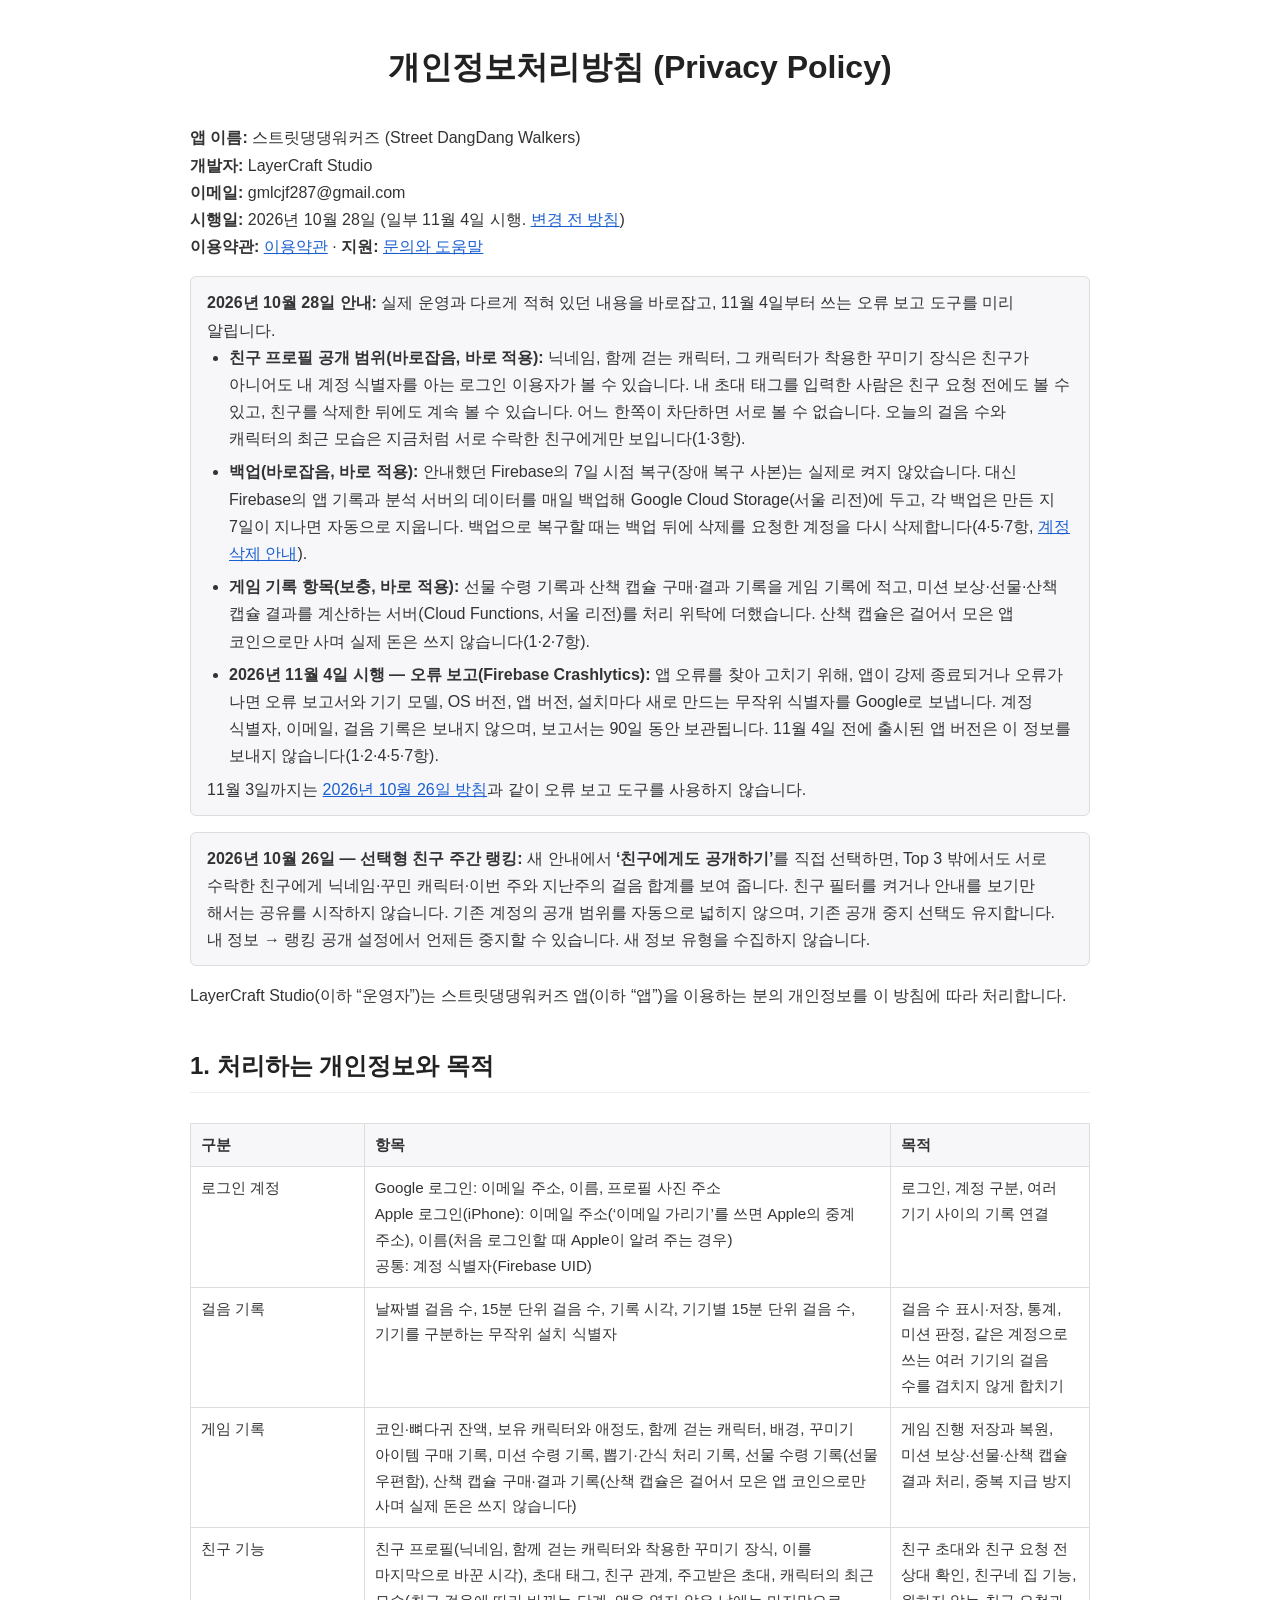
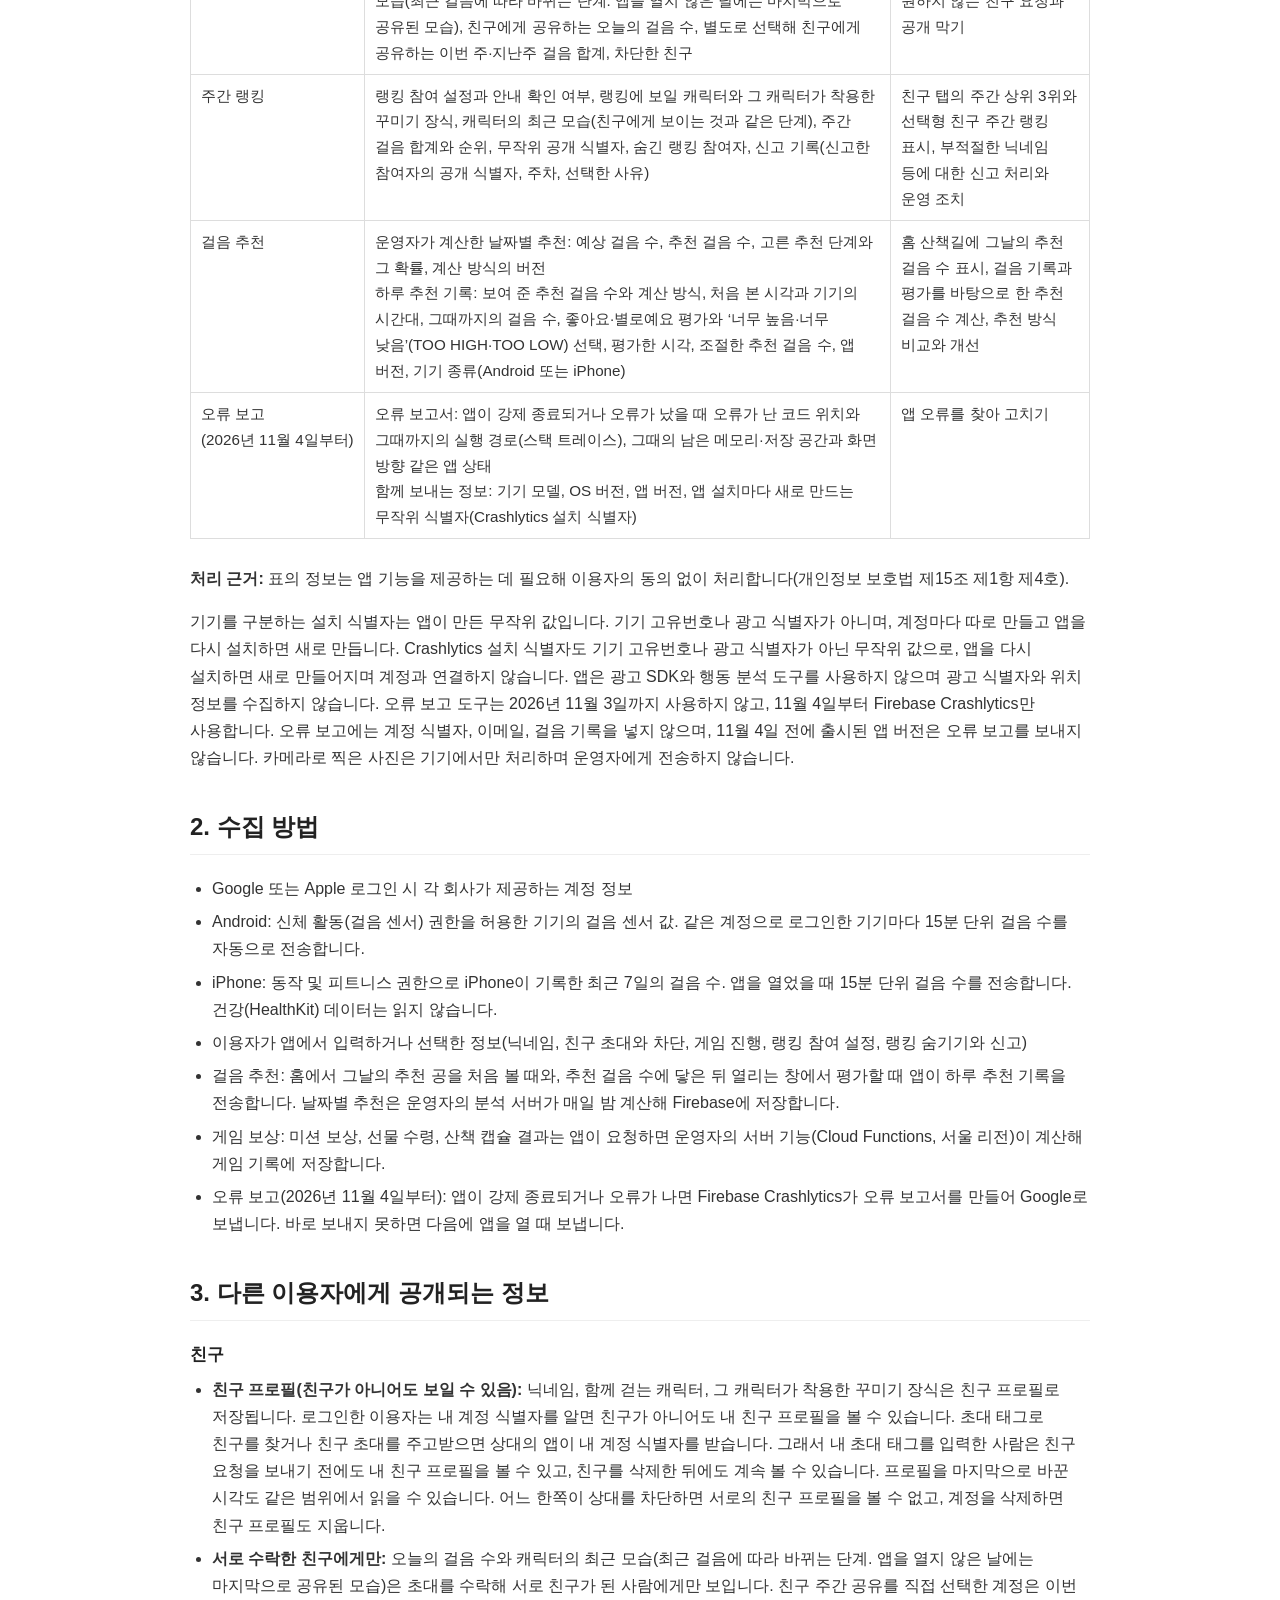
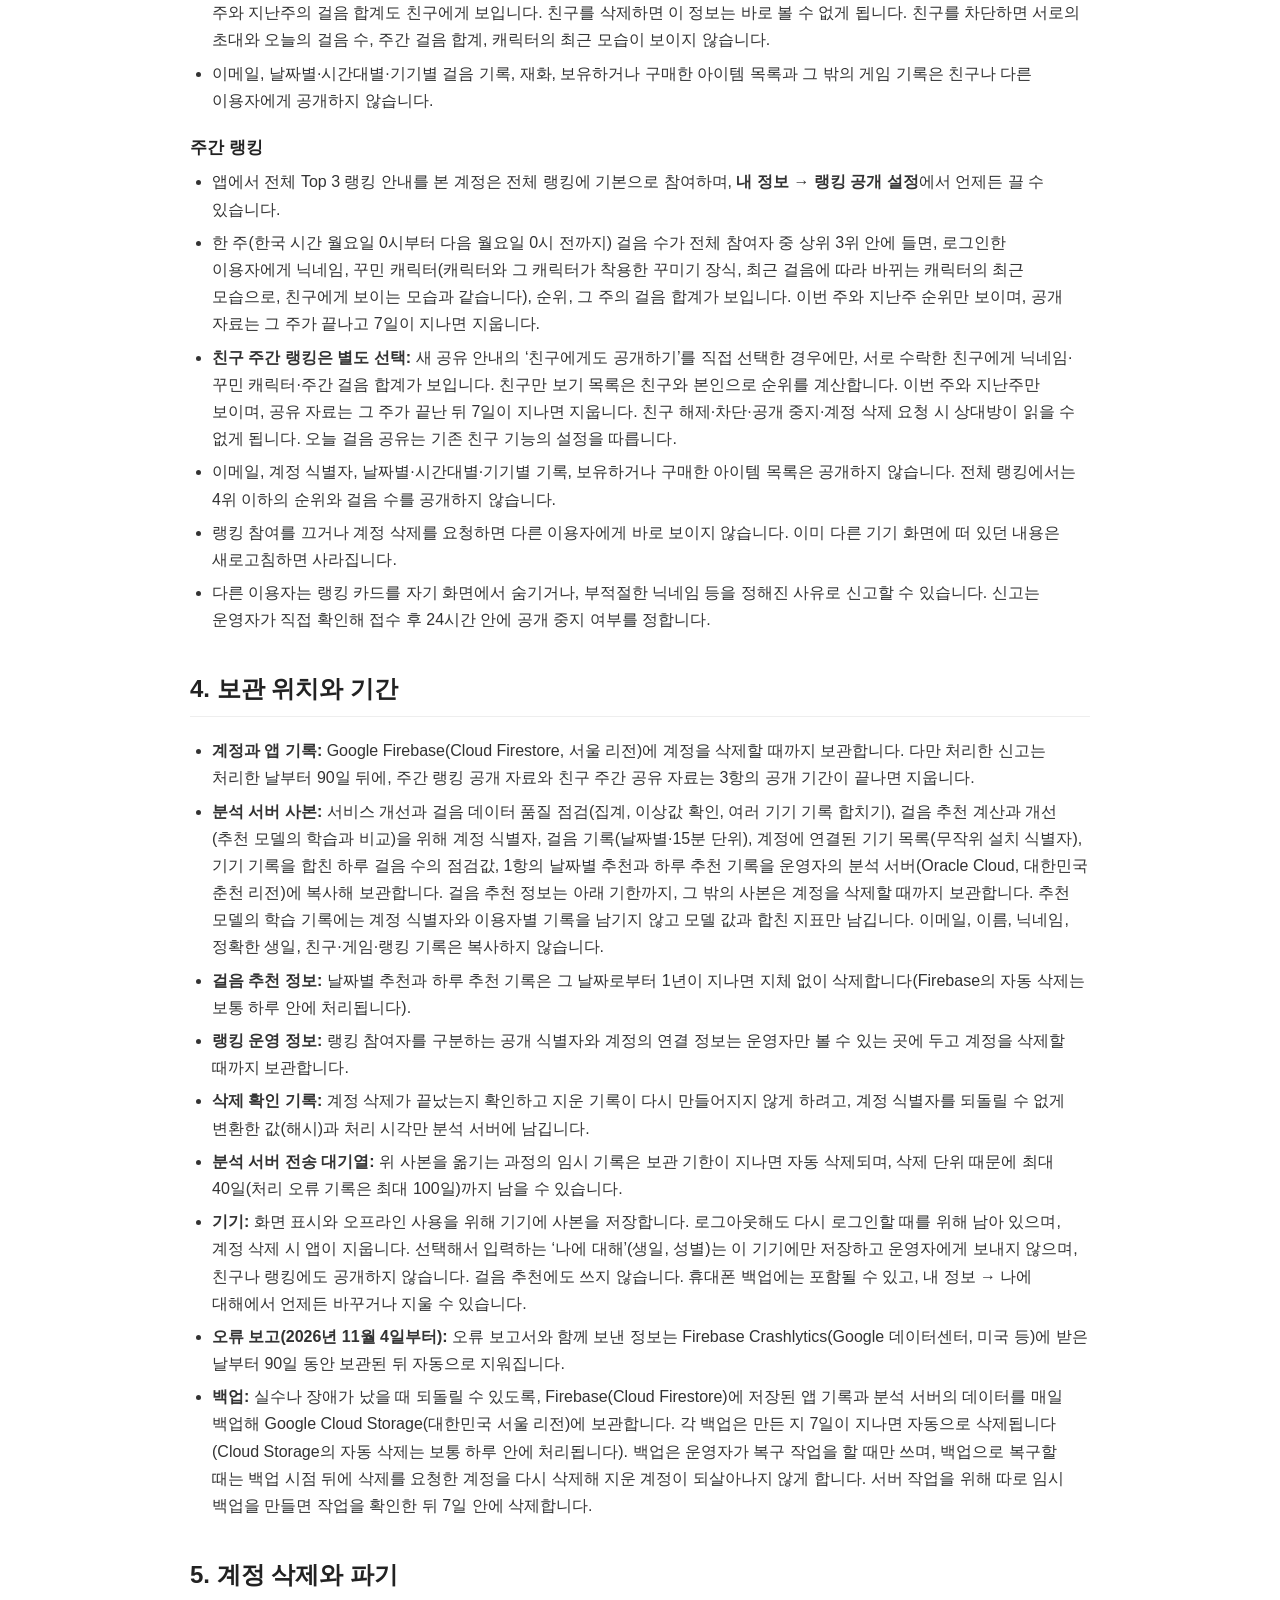
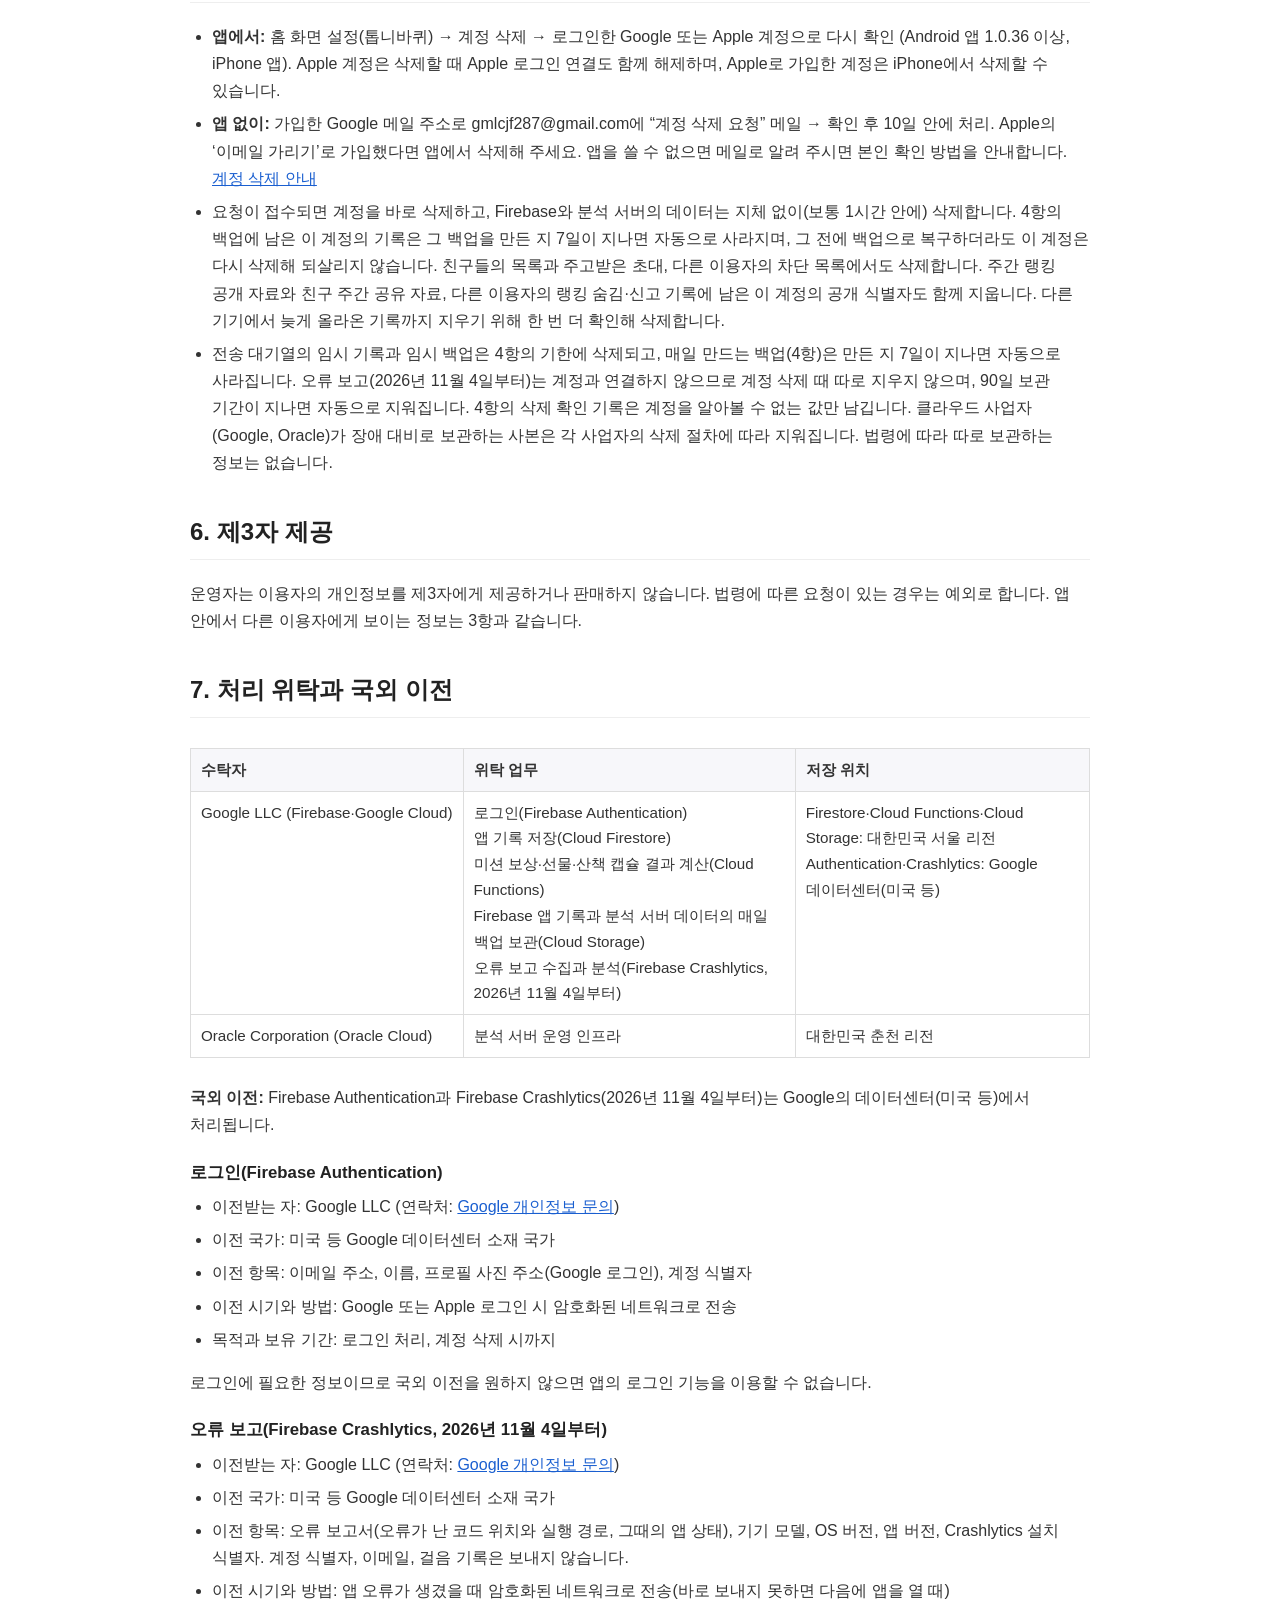
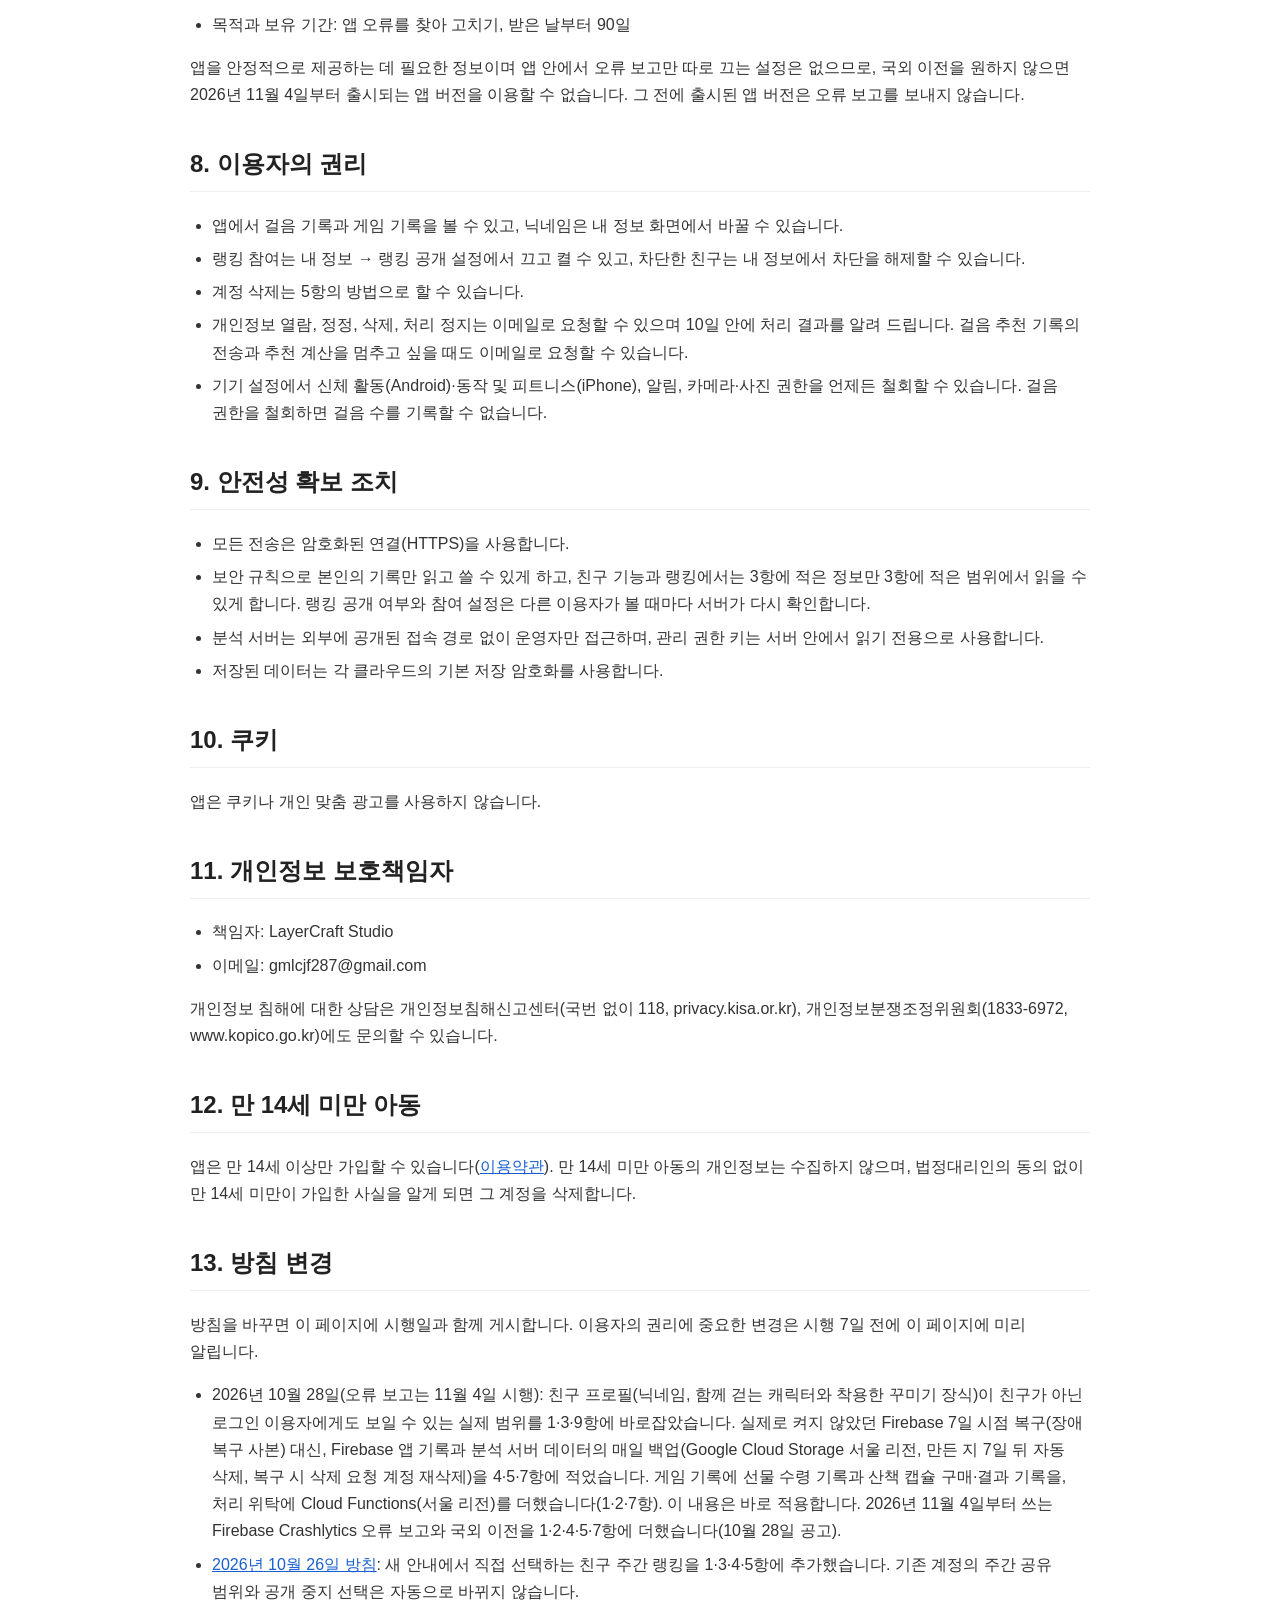
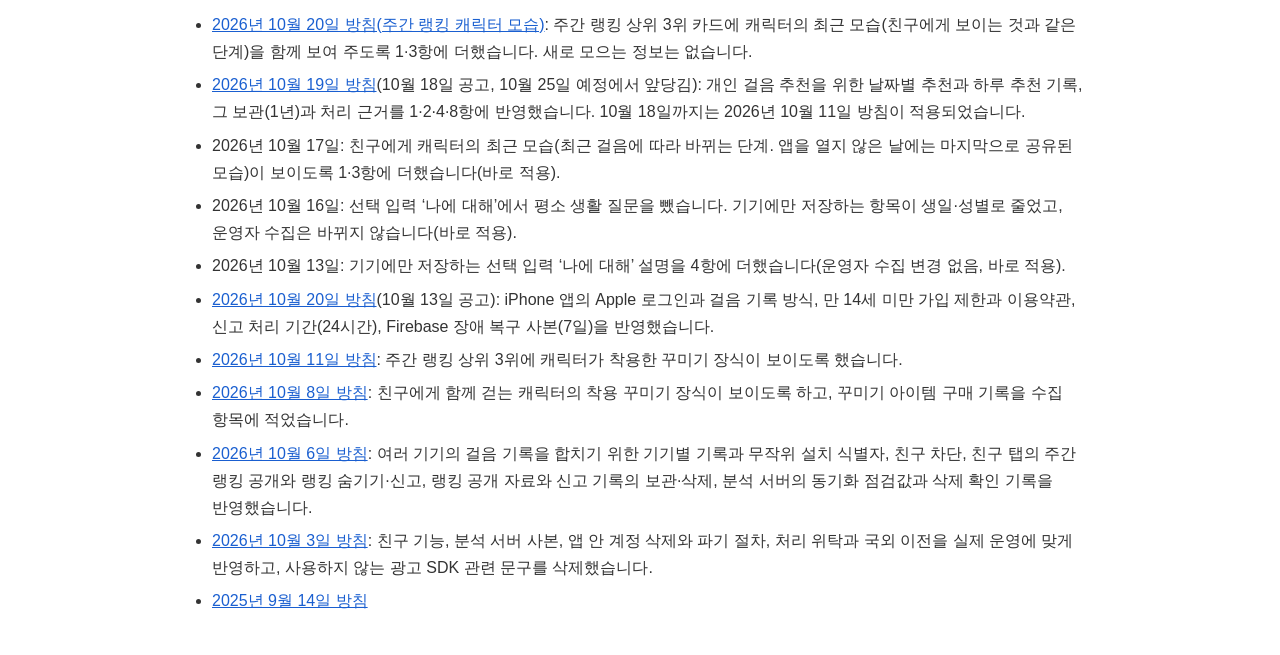
<file: privacy-2026-10-28.html>
<!DOCTYPE html>
<html lang="ko">
<head>
  <meta charset="UTF-8">
  <meta name="viewport" content="width=device-width, initial-scale=1.0">
  <title>개인정보처리방침 - 스트릿댕댕워커즈</title>
  <style>
    body {
      font-family: "Apple SD Gothic Neo", "Malgun Gothic", "Helvetica", "Arial", sans-serif;
      line-height: 1.7;
      max-width: 900px;
      margin: 40px auto;
      padding: 0 20px;
      color: #333;
      background: #fff;
      word-break: keep-all;
      overflow-wrap: anywhere;
    }
    h1 { color: #222; text-align: center; margin-bottom: 30px; }
    h2 { color: #222; margin-top: 36px; border-bottom: 1px solid #eee; padding-bottom: 6px; }
    h3 { color: #222; margin: 20px 0 6px; font-size: 1.05em; }
    ul, ol { margin: 0; padding-left: 22px; }
    li { margin-bottom: 6px; }
    table { border-collapse: collapse; width: 100%; margin: 10px 0; font-size: 0.95em; }
    th, td { border: 1px solid #ddd; padding: 8px 10px; text-align: left; vertical-align: top; }
    th { background: #f7f7fa; }
    th:first-child, td:first-child { white-space: nowrap; }
    .scroll { overflow-x: auto; }
    .notice { background: #f7f7fa; border: 1px solid #ddd; border-radius: 6px; padding: 12px 16px; margin: 16px 0; }
    a { color: #1a5fd0; }
  </style>
</head>
<body>
  <h1>개인정보처리방침 (Privacy Policy)</h1>

  <p><strong>앱 이름:</strong> 스트릿댕댕워커즈 (Street DangDang Walkers)<br>
     <strong>개발자:</strong> LayerCraft Studio<br>
     <strong>이메일:</strong> gmlcjf287@gmail.com<br>
     <strong>시행일:</strong> 2026년 10월 28일 (일부 11월 4일 시행. <a href="privacy-2026-10-26.html">변경 전 방침</a>)<br>
     <strong>이용약관:</strong> <a href="terms.html">이용약관</a> · <strong>지원:</strong> <a href="support.html">문의와 도움말</a>
  </p>

  <div class="notice">
    <strong>2026년 10월 28일 안내:</strong> 실제 운영과 다르게 적혀 있던 내용을 바로잡고, 11월 4일부터 쓰는 오류 보고 도구를 미리 알립니다.
    <ul>
      <li><strong>친구 프로필 공개 범위(바로잡음, 바로 적용):</strong> 닉네임, 함께 걷는 캐릭터, 그 캐릭터가 착용한 꾸미기 장식은 친구가 아니어도 내 계정 식별자를 아는 로그인 이용자가 볼 수 있습니다. 내 초대 태그를 입력한 사람은 친구 요청 전에도 볼 수 있고, 친구를 삭제한 뒤에도 계속 볼 수 있습니다. 어느 한쪽이 차단하면 서로 볼 수 없습니다. 오늘의 걸음 수와 캐릭터의 최근 모습은 지금처럼 서로 수락한 친구에게만 보입니다(1·3항).</li>
      <li><strong>백업(바로잡음, 바로 적용):</strong> 안내했던 Firebase의 7일 시점 복구(장애 복구 사본)는 실제로 켜지 않았습니다. 대신 Firebase의 앱 기록과 분석 서버의 데이터를 매일 백업해 Google Cloud Storage(서울 리전)에 두고, 각 백업은 만든 지 7일이 지나면 자동으로 지웁니다. 백업으로 복구할 때는 백업 뒤에 삭제를 요청한 계정을 다시 삭제합니다(4·5·7항, <a href="delete-account.html">계정 삭제 안내</a>).</li>
      <li><strong>게임 기록 항목(보충, 바로 적용):</strong> 선물 수령 기록과 산책 캡슐 구매·결과 기록을 게임 기록에 적고, 미션 보상·선물·산책 캡슐 결과를 계산하는 서버(Cloud Functions, 서울 리전)를 처리 위탁에 더했습니다. 산책 캡슐은 걸어서 모은 앱 코인으로만 사며 실제 돈은 쓰지 않습니다(1·2·7항).</li>
      <li><strong>2026년 11월 4일 시행 — 오류 보고(Firebase Crashlytics):</strong> 앱 오류를 찾아 고치기 위해, 앱이 강제 종료되거나 오류가 나면 오류 보고서와 기기 모델, OS 버전, 앱 버전, 설치마다 새로 만드는 무작위 식별자를 Google로 보냅니다. 계정 식별자, 이메일, 걸음 기록은 보내지 않으며, 보고서는 90일 동안 보관됩니다. 11월 4일 전에 출시된 앱 버전은 이 정보를 보내지 않습니다(1·2·4·5·7항).</li>
    </ul>
    11월 3일까지는 <a href="privacy-2026-10-26.html">2026년 10월 26일 방침</a>과 같이 오류 보고 도구를 사용하지 않습니다.
  </div>

  <div class="notice">
    <strong>2026년 10월 26일 — 선택형 친구 주간 랭킹:</strong> 새 안내에서 <strong>‘친구에게도 공개하기’</strong>를 직접 선택하면, Top 3 밖에서도 서로 수락한 친구에게 닉네임·꾸민 캐릭터·이번 주와 지난주의 걸음 합계를 보여 줍니다. 친구 필터를 켜거나 안내를 보기만 해서는 공유를 시작하지 않습니다. 기존 계정의 공개 범위를 자동으로 넓히지 않으며, 기존 공개 중지 선택도 유지합니다. 내 정보 → 랭킹 공개 설정에서 언제든 중지할 수 있습니다. 새 정보 유형을 수집하지 않습니다.
  </div>

  <p>LayerCraft Studio(이하 “운영자”)는 스트릿댕댕워커즈 앱(이하 “앱”)을 이용하는 분의 개인정보를 이 방침에 따라 처리합니다.</p>

  <h2>1. 처리하는 개인정보와 목적</h2>
  <div class="scroll"><table>
    <tr><th>구분</th><th>항목</th><th>목적</th></tr>
    <tr><td>로그인 계정</td><td>Google 로그인: 이메일 주소, 이름, 프로필 사진 주소<br>Apple 로그인(iPhone): 이메일 주소(‘이메일 가리기’를 쓰면 Apple의 중계 주소), 이름(처음 로그인할 때 Apple이 알려 주는 경우)<br>공통: 계정 식별자(Firebase UID)</td><td>로그인, 계정 구분, 여러 기기 사이의 기록 연결</td></tr>
    <tr><td>걸음 기록</td><td>날짜별 걸음 수, 15분 단위 걸음 수, 기록 시각, 기기별 15분 단위 걸음 수, 기기를 구분하는 무작위 설치 식별자</td><td>걸음 수 표시·저장, 통계, 미션 판정, 같은 계정으로 쓰는 여러 기기의 걸음 수를 겹치지 않게 합치기</td></tr>
    <tr><td>게임 기록</td><td>코인·뼈다귀 잔액, 보유 캐릭터와 애정도, 함께 걷는 캐릭터, 배경, 꾸미기 아이템 구매 기록, 미션 수령 기록, 뽑기·간식 처리 기록, 선물 수령 기록(선물 우편함), 산책 캡슐 구매·결과 기록(산책 캡슐은 걸어서 모은 앱 코인으로만 사며 실제 돈은 쓰지 않습니다)</td><td>게임 진행 저장과 복원, 미션 보상·선물·산책 캡슐 결과 처리, 중복 지급 방지</td></tr>
    <tr><td>친구 기능</td><td>친구 프로필(닉네임, 함께 걷는 캐릭터와 착용한 꾸미기 장식, 이를 마지막으로 바꾼 시각), 초대 태그, 친구 관계, 주고받은 초대, 캐릭터의 최근 모습(최근 걸음에 따라 바뀌는 단계. 앱을 열지 않은 날에는 마지막으로 공유된 모습), 친구에게 공유하는 오늘의 걸음 수, 별도로 선택해 친구에게 공유하는 이번 주·지난주 걸음 합계, 차단한 친구</td><td>친구 초대와 친구 요청 전 상대 확인, 친구네 집 기능, 원하지 않는 친구 요청과 공개 막기</td></tr>
    <tr><td>주간 랭킹</td><td>랭킹 참여 설정과 안내 확인 여부, 랭킹에 보일 캐릭터와 그 캐릭터가 착용한 꾸미기 장식, 캐릭터의 최근 모습(친구에게 보이는 것과 같은 단계), 주간 걸음 합계와 순위, 무작위 공개 식별자, 숨긴 랭킹 참여자, 신고 기록(신고한 참여자의 공개 식별자, 주차, 선택한 사유)</td><td>친구 탭의 주간 상위 3위와 선택형 친구 주간 랭킹 표시, 부적절한 닉네임 등에 대한 신고 처리와 운영 조치</td></tr>
    <tr><td>걸음 추천</td><td>운영자가 계산한 날짜별 추천: 예상 걸음 수, 추천 걸음 수, 고른 추천 단계와 그 확률, 계산 방식의 버전<br>하루 추천 기록: 보여 준 추천 걸음 수와 계산 방식, 처음 본 시각과 기기의 시간대, 그때까지의 걸음 수, 좋아요·별로예요 평가와 ‘너무 높음·너무 낮음’(TOO HIGH·TOO LOW) 선택, 평가한 시각, 조절한 추천 걸음 수, 앱 버전, 기기 종류(Android 또는 iPhone)</td><td>홈 산책길에 그날의 추천 걸음 수 표시, 걸음 기록과 평가를 바탕으로 한 추천 걸음 수 계산, 추천 방식 비교와 개선</td></tr>
    <tr><td>오류 보고<br>(2026년 11월 4일부터)</td><td>오류 보고서: 앱이 강제 종료되거나 오류가 났을 때 오류가 난 코드 위치와 그때까지의 실행 경로(스택 트레이스), 그때의 남은 메모리·저장 공간과 화면 방향 같은 앱 상태<br>함께 보내는 정보: 기기 모델, OS 버전, 앱 버전, 앱 설치마다 새로 만드는 무작위 식별자(Crashlytics 설치 식별자)</td><td>앱 오류를 찾아 고치기</td></tr>
  </table></div>
  <p><strong>처리 근거:</strong> 표의 정보는 앱 기능을 제공하는 데 필요해 이용자의 동의 없이 처리합니다(개인정보 보호법 제15조 제1항 제4호).</p>
  <p>기기를 구분하는 설치 식별자는 앱이 만든 무작위 값입니다. 기기 고유번호나 광고 식별자가 아니며, 계정마다 따로 만들고 앱을 다시 설치하면 새로 만듭니다.
     Crashlytics 설치 식별자도 기기 고유번호나 광고 식별자가 아닌 무작위 값으로, 앱을 다시 설치하면 새로 만들어지며 계정과 연결하지 않습니다.
     앱은 광고 SDK와 행동 분석 도구를 사용하지 않으며 광고 식별자와 위치 정보를 수집하지 않습니다.
     오류 보고 도구는 2026년 11월 3일까지 사용하지 않고, 11월 4일부터 Firebase Crashlytics만 사용합니다. 오류 보고에는 계정 식별자, 이메일, 걸음 기록을 넣지 않으며, 11월 4일 전에 출시된 앱 버전은 오류 보고를 보내지 않습니다.
     카메라로 찍은 사진은 기기에서만 처리하며 운영자에게 전송하지 않습니다.</p>

  <h2>2. 수집 방법</h2>
  <ul>
    <li>Google 또는 Apple 로그인 시 각 회사가 제공하는 계정 정보</li>
    <li>Android: 신체 활동(걸음 센서) 권한을 허용한 기기의 걸음 센서 값. 같은 계정으로 로그인한 기기마다 15분 단위 걸음 수를 자동으로 전송합니다.</li>
    <li>iPhone: 동작 및 피트니스 권한으로 iPhone이 기록한 최근 7일의 걸음 수. 앱을 열었을 때 15분 단위 걸음 수를 전송합니다. 건강(HealthKit) 데이터는 읽지 않습니다.</li>
    <li>이용자가 앱에서 입력하거나 선택한 정보(닉네임, 친구 초대와 차단, 게임 진행, 랭킹 참여 설정, 랭킹 숨기기와 신고)</li>
    <li>걸음 추천: 홈에서 그날의 추천 공을 처음 볼 때와, 추천 걸음 수에 닿은 뒤 열리는 창에서 평가할 때 앱이 하루 추천 기록을 전송합니다. 날짜별 추천은 운영자의 분석 서버가 매일 밤 계산해 Firebase에 저장합니다.</li>
    <li>게임 보상: 미션 보상, 선물 수령, 산책 캡슐 결과는 앱이 요청하면 운영자의 서버 기능(Cloud Functions, 서울 리전)이 계산해 게임 기록에 저장합니다.</li>
    <li>오류 보고(2026년 11월 4일부터): 앱이 강제 종료되거나 오류가 나면 Firebase Crashlytics가 오류 보고서를 만들어 Google로 보냅니다. 바로 보내지 못하면 다음에 앱을 열 때 보냅니다.</li>
  </ul>

  <h2>3. 다른 이용자에게 공개되는 정보</h2>
  <h3>친구</h3>
  <ul>
    <li><strong>친구 프로필(친구가 아니어도 보일 수 있음):</strong> 닉네임, 함께 걷는 캐릭터, 그 캐릭터가 착용한 꾸미기 장식은 친구 프로필로 저장됩니다. 로그인한 이용자는 내 계정 식별자를 알면 친구가 아니어도 내 친구 프로필을 볼 수 있습니다. 초대 태그로 친구를 찾거나 친구 초대를 주고받으면 상대의 앱이 내 계정 식별자를 받습니다. 그래서 내 초대 태그를 입력한 사람은 친구 요청을 보내기 전에도 내 친구 프로필을 볼 수 있고, 친구를 삭제한 뒤에도 계속 볼 수 있습니다. 프로필을 마지막으로 바꾼 시각도 같은 범위에서 읽을 수 있습니다. 어느 한쪽이 상대를 차단하면 서로의 친구 프로필을 볼 수 없고, 계정을 삭제하면 친구 프로필도 지웁니다.</li>
    <li><strong>서로 수락한 친구에게만:</strong> 오늘의 걸음 수와 캐릭터의 최근 모습(최근 걸음에 따라 바뀌는 단계. 앱을 열지 않은 날에는 마지막으로 공유된 모습)은 초대를 수락해 서로 친구가 된 사람에게만 보입니다. 친구 주간 공유를 직접 선택한 계정은 이번 주와 지난주의 걸음 합계도 친구에게 보입니다. 친구를 삭제하면 이 정보는 바로 볼 수 없게 됩니다. 친구를 차단하면 서로의 초대와 오늘의 걸음 수, 주간 걸음 합계, 캐릭터의 최근 모습이 보이지 않습니다.</li>
    <li>이메일, 날짜별·시간대별·기기별 걸음 기록, 재화, 보유하거나 구매한 아이템 목록과 그 밖의 게임 기록은 친구나 다른 이용자에게 공개하지 않습니다.</li>
  </ul>
  <h3>주간 랭킹</h3>
  <ul>
    <li>앱에서 전체 Top 3 랭킹 안내를 본 계정은 전체 랭킹에 기본으로 참여하며, <strong>내 정보 → 랭킹 공개 설정</strong>에서 언제든 끌 수 있습니다.</li>
    <li>한 주(한국 시간 월요일 0시부터 다음 월요일 0시 전까지) 걸음 수가 전체 참여자 중 상위 3위 안에 들면, 로그인한 이용자에게 닉네임, 꾸민 캐릭터(캐릭터와 그 캐릭터가 착용한 꾸미기 장식, 최근 걸음에 따라 바뀌는 캐릭터의 최근 모습으로, 친구에게 보이는 모습과 같습니다), 순위, 그 주의 걸음 합계가 보입니다. 이번 주와 지난주 순위만 보이며, 공개 자료는 그 주가 끝나고 7일이 지나면 지웁니다.</li>
    <li><strong>친구 주간 랭킹은 별도 선택:</strong> 새 공유 안내의 ‘친구에게도 공개하기’를 직접 선택한 경우에만, 서로 수락한 친구에게 닉네임·꾸민 캐릭터·주간 걸음 합계가 보입니다. 친구만 보기 목록은 친구와 본인으로 순위를 계산합니다. 이번 주와 지난주만 보이며, 공유 자료는 그 주가 끝난 뒤 7일이 지나면 지웁니다. 친구 해제·차단·공개 중지·계정 삭제 요청 시 상대방이 읽을 수 없게 됩니다. 오늘 걸음 공유는 기존 친구 기능의 설정을 따릅니다.</li>
    <li>이메일, 계정 식별자, 날짜별·시간대별·기기별 기록, 보유하거나 구매한 아이템 목록은 공개하지 않습니다. 전체 랭킹에서는 4위 이하의 순위와 걸음 수를 공개하지 않습니다.</li>
    <li>랭킹 참여를 끄거나 계정 삭제를 요청하면 다른 이용자에게 바로 보이지 않습니다. 이미 다른 기기 화면에 떠 있던 내용은 새로고침하면 사라집니다.</li>
    <li>다른 이용자는 랭킹 카드를 자기 화면에서 숨기거나, 부적절한 닉네임 등을 정해진 사유로 신고할 수 있습니다. 신고는 운영자가 직접 확인해 접수 후 24시간 안에 공개 중지 여부를 정합니다.</li>
  </ul>

  <h2>4. 보관 위치와 기간</h2>
  <ul>
    <li><strong>계정과 앱 기록:</strong> Google Firebase(Cloud Firestore, 서울 리전)에 계정을 삭제할 때까지 보관합니다. 다만 처리한 신고는 처리한 날부터 90일 뒤에, 주간 랭킹 공개 자료와 친구 주간 공유 자료는 3항의 공개 기간이 끝나면 지웁니다.</li>
    <li><strong>분석 서버 사본:</strong> 서비스 개선과 걸음 데이터 품질 점검(집계, 이상값 확인, 여러 기기 기록 합치기), 걸음 추천 계산과 개선(추천 모델의 학습과 비교)을 위해 계정 식별자, 걸음 기록(날짜별·15분 단위), 계정에 연결된 기기 목록(무작위 설치 식별자), 기기 기록을 합친 하루 걸음 수의 점검값, 1항의 날짜별 추천과 하루 추천 기록을 운영자의 분석 서버(Oracle Cloud, 대한민국 춘천 리전)에 복사해 보관합니다. 걸음 추천 정보는 아래 기한까지, 그 밖의 사본은 계정을 삭제할 때까지 보관합니다. 추천 모델의 학습 기록에는 계정 식별자와 이용자별 기록을 남기지 않고 모델 값과 합친 지표만 남깁니다. 이메일, 이름, 닉네임, 정확한 생일, 친구·게임·랭킹 기록은 복사하지 않습니다.</li>
    <li><strong>걸음 추천 정보:</strong> 날짜별 추천과 하루 추천 기록은 그 날짜로부터 1년이 지나면 지체 없이 삭제합니다(Firebase의 자동 삭제는 보통 하루 안에 처리됩니다).</li>
    <li><strong>랭킹 운영 정보:</strong> 랭킹 참여자를 구분하는 공개 식별자와 계정의 연결 정보는 운영자만 볼 수 있는 곳에 두고 계정을 삭제할 때까지 보관합니다.</li>
    <li><strong>삭제 확인 기록:</strong> 계정 삭제가 끝났는지 확인하고 지운 기록이 다시 만들어지지 않게 하려고, 계정 식별자를 되돌릴 수 없게 변환한 값(해시)과 처리 시각만 분석 서버에 남깁니다.</li>
    <li><strong>분석 서버 전송 대기열:</strong> 위 사본을 옮기는 과정의 임시 기록은 보관 기한이 지나면 자동 삭제되며, 삭제 단위 때문에 최대 40일(처리 오류 기록은 최대 100일)까지 남을 수 있습니다.</li>
    <li><strong>기기:</strong> 화면 표시와 오프라인 사용을 위해 기기에 사본을 저장합니다. 로그아웃해도 다시 로그인할 때를 위해 남아 있으며, 계정 삭제 시 앱이 지웁니다. 선택해서 입력하는 ‘나에 대해’(생일, 성별)는 이 기기에만 저장하고 운영자에게 보내지 않으며, 친구나 랭킹에도 공개하지 않습니다. 걸음 추천에도 쓰지 않습니다. 휴대폰 백업에는 포함될 수 있고, 내 정보 → 나에 대해에서 언제든 바꾸거나 지울 수 있습니다.</li>
    <li><strong>오류 보고(2026년 11월 4일부터):</strong> 오류 보고서와 함께 보낸 정보는 Firebase Crashlytics(Google 데이터센터, 미국 등)에 받은 날부터 90일 동안 보관된 뒤 자동으로 지워집니다.</li>
    <li><strong>백업:</strong> 실수나 장애가 났을 때 되돌릴 수 있도록, Firebase(Cloud Firestore)에 저장된 앱 기록과 분석 서버의 데이터를 매일 백업해 Google Cloud Storage(대한민국 서울 리전)에 보관합니다. 각 백업은 만든 지 7일이 지나면 자동으로 삭제됩니다(Cloud Storage의 자동 삭제는 보통 하루 안에 처리됩니다). 백업은 운영자가 복구 작업을 할 때만 쓰며, 백업으로 복구할 때는 백업 시점 뒤에 삭제를 요청한 계정을 다시 삭제해 지운 계정이 되살아나지 않게 합니다. 서버 작업을 위해 따로 임시 백업을 만들면 작업을 확인한 뒤 7일 안에 삭제합니다.</li>
  </ul>

  <h2>5. 계정 삭제와 파기</h2>
  <ul>
    <li><strong>앱에서:</strong> 홈 화면 설정(톱니바퀴) → 계정 삭제 → 로그인한 Google 또는 Apple 계정으로 다시 확인 (Android 앱 1.0.36 이상, iPhone 앱). Apple 계정은 삭제할 때 Apple 로그인 연결도 함께 해제하며, Apple로 가입한 계정은 iPhone에서 삭제할 수 있습니다.</li>
    <li><strong>앱 없이:</strong> 가입한 Google 메일 주소로 gmlcjf287@gmail.com에 “계정 삭제 요청” 메일 → 확인 후 10일 안에 처리. Apple의 ‘이메일 가리기’로 가입했다면 앱에서 삭제해 주세요. 앱을 쓸 수 없으면 메일로 알려 주시면 본인 확인 방법을 안내합니다. <a href="delete-account.html">계정 삭제 안내</a></li>
    <li>요청이 접수되면 계정을 바로 삭제하고, Firebase와 분석 서버의 데이터는 지체 없이(보통 1시간 안에) 삭제합니다. 4항의 백업에 남은 이 계정의 기록은 그 백업을 만든 지 7일이 지나면 자동으로 사라지며, 그 전에 백업으로 복구하더라도 이 계정은 다시 삭제해 되살리지 않습니다. 친구들의 목록과 주고받은 초대, 다른 이용자의 차단 목록에서도 삭제합니다. 주간 랭킹 공개 자료와 친구 주간 공유 자료, 다른 이용자의 랭킹 숨김·신고 기록에 남은 이 계정의 공개 식별자도 함께 지웁니다. 다른 기기에서 늦게 올라온 기록까지 지우기 위해 한 번 더 확인해 삭제합니다.</li>
    <li>전송 대기열의 임시 기록과 임시 백업은 4항의 기한에 삭제되고, 매일 만드는 백업(4항)은 만든 지 7일이 지나면 자동으로 사라집니다. 오류 보고(2026년 11월 4일부터)는 계정과 연결하지 않으므로 계정 삭제 때 따로 지우지 않으며, 90일 보관 기간이 지나면 자동으로 지워집니다. 4항의 삭제 확인 기록은 계정을 알아볼 수 없는 값만 남깁니다. 클라우드 사업자(Google, Oracle)가 장애 대비로 보관하는 사본은 각 사업자의 삭제 절차에 따라 지워집니다. 법령에 따라 따로 보관하는 정보는 없습니다.</li>
  </ul>

  <h2>6. 제3자 제공</h2>
  <p>운영자는 이용자의 개인정보를 제3자에게 제공하거나 판매하지 않습니다. 법령에 따른 요청이 있는 경우는 예외로 합니다. 앱 안에서 다른 이용자에게 보이는 정보는 3항과 같습니다.</p>

  <h2>7. 처리 위탁과 국외 이전</h2>
  <div class="scroll"><table>
    <tr><th>수탁자</th><th>위탁 업무</th><th>저장 위치</th></tr>
    <tr><td>Google LLC (Firebase·Google Cloud)</td><td>로그인(Firebase Authentication)<br>앱 기록 저장(Cloud Firestore)<br>미션 보상·선물·산책 캡슐 결과 계산(Cloud Functions)<br>Firebase 앱 기록과 분석 서버 데이터의 매일 백업 보관(Cloud Storage)<br>오류 보고 수집과 분석(Firebase Crashlytics, 2026년 11월 4일부터)</td><td>Firestore·Cloud Functions·Cloud Storage: 대한민국 서울 리전<br>Authentication·Crashlytics: Google 데이터센터(미국 등)</td></tr>
    <tr><td>Oracle Corporation (Oracle Cloud)</td><td>분석 서버 운영 인프라</td><td>대한민국 춘천 리전</td></tr>
  </table></div>
  <p><strong>국외 이전:</strong> Firebase Authentication과 Firebase Crashlytics(2026년 11월 4일부터)는 Google의 데이터센터(미국 등)에서 처리됩니다.</p>
  <h3>로그인(Firebase Authentication)</h3>
  <ul>
    <li>이전받는 자: Google LLC (연락처: <a href="https://support.google.com/policies/contact/general_privacy_form">Google 개인정보 문의</a>)</li>
    <li>이전 국가: 미국 등 Google 데이터센터 소재 국가</li>
    <li>이전 항목: 이메일 주소, 이름, 프로필 사진 주소(Google 로그인), 계정 식별자</li>
    <li>이전 시기와 방법: Google 또는 Apple 로그인 시 암호화된 네트워크로 전송</li>
    <li>목적과 보유 기간: 로그인 처리, 계정 삭제 시까지</li>
  </ul>
  <p>로그인에 필요한 정보이므로 국외 이전을 원하지 않으면 앱의 로그인 기능을 이용할 수 없습니다.</p>
  <h3>오류 보고(Firebase Crashlytics, 2026년 11월 4일부터)</h3>
  <ul>
    <li>이전받는 자: Google LLC (연락처: <a href="https://support.google.com/policies/contact/general_privacy_form">Google 개인정보 문의</a>)</li>
    <li>이전 국가: 미국 등 Google 데이터센터 소재 국가</li>
    <li>이전 항목: 오류 보고서(오류가 난 코드 위치와 실행 경로, 그때의 앱 상태), 기기 모델, OS 버전, 앱 버전, Crashlytics 설치 식별자. 계정 식별자, 이메일, 걸음 기록은 보내지 않습니다.</li>
    <li>이전 시기와 방법: 앱 오류가 생겼을 때 암호화된 네트워크로 전송(바로 보내지 못하면 다음에 앱을 열 때)</li>
    <li>목적과 보유 기간: 앱 오류를 찾아 고치기, 받은 날부터 90일</li>
  </ul>
  <p>앱을 안정적으로 제공하는 데 필요한 정보이며 앱 안에서 오류 보고만 따로 끄는 설정은 없으므로, 국외 이전을 원하지 않으면 2026년 11월 4일부터 출시되는 앱 버전을 이용할 수 없습니다. 그 전에 출시된 앱 버전은 오류 보고를 보내지 않습니다.</p>

  <h2>8. 이용자의 권리</h2>
  <ul>
    <li>앱에서 걸음 기록과 게임 기록을 볼 수 있고, 닉네임은 내 정보 화면에서 바꿀 수 있습니다.</li>
    <li>랭킹 참여는 내 정보 → 랭킹 공개 설정에서 끄고 켤 수 있고, 차단한 친구는 내 정보에서 차단을 해제할 수 있습니다.</li>
    <li>계정 삭제는 5항의 방법으로 할 수 있습니다.</li>
    <li>개인정보 열람, 정정, 삭제, 처리 정지는 이메일로 요청할 수 있으며 10일 안에 처리 결과를 알려 드립니다. 걸음 추천 기록의 전송과 추천 계산을 멈추고 싶을 때도 이메일로 요청할 수 있습니다.</li>
    <li>기기 설정에서 신체 활동(Android)·동작 및 피트니스(iPhone), 알림, 카메라·사진 권한을 언제든 철회할 수 있습니다. 걸음 권한을 철회하면 걸음 수를 기록할 수 없습니다.</li>
  </ul>

  <h2>9. 안전성 확보 조치</h2>
  <ul>
    <li>모든 전송은 암호화된 연결(HTTPS)을 사용합니다.</li>
    <li>보안 규칙으로 본인의 기록만 읽고 쓸 수 있게 하고, 친구 기능과 랭킹에서는 3항에 적은 정보만 3항에 적은 범위에서 읽을 수 있게 합니다. 랭킹 공개 여부와 참여 설정은 다른 이용자가 볼 때마다 서버가 다시 확인합니다.</li>
    <li>분석 서버는 외부에 공개된 접속 경로 없이 운영자만 접근하며, 관리 권한 키는 서버 안에서 읽기 전용으로 사용합니다.</li>
    <li>저장된 데이터는 각 클라우드의 기본 저장 암호화를 사용합니다.</li>
  </ul>

  <h2>10. 쿠키</h2>
  <p>앱은 쿠키나 개인 맞춤 광고를 사용하지 않습니다.</p>

  <h2>11. 개인정보 보호책임자</h2>
  <ul>
    <li>책임자: LayerCraft Studio</li>
    <li>이메일: gmlcjf287@gmail.com</li>
  </ul>
  <p>개인정보 침해에 대한 상담은 개인정보침해신고센터(국번 없이 118, privacy.kisa.or.kr), 개인정보분쟁조정위원회(1833-6972, www.kopico.go.kr)에도 문의할 수 있습니다.</p>

  <h2>12. 만 14세 미만 아동</h2>
  <p>앱은 만 14세 이상만 가입할 수 있습니다(<a href="terms.html">이용약관</a>). 만 14세 미만 아동의 개인정보는 수집하지 않으며, 법정대리인의 동의 없이 만 14세 미만이 가입한 사실을 알게 되면 그 계정을 삭제합니다.</p>
  <h2>13. 방침 변경</h2>
  <p>방침을 바꾸면 이 페이지에 시행일과 함께 게시합니다. 이용자의 권리에 중요한 변경은 시행 7일 전에 이 페이지에 미리 알립니다.</p>
  <ul>
    <li>2026년 10월 28일(오류 보고는 11월 4일 시행): 친구 프로필(닉네임, 함께 걷는 캐릭터와 착용한 꾸미기 장식)이 친구가 아닌 로그인 이용자에게도 보일 수 있는 실제 범위를 1·3·9항에 바로잡았습니다. 실제로 켜지 않았던 Firebase 7일 시점 복구(장애 복구 사본) 대신, Firebase 앱 기록과 분석 서버 데이터의 매일 백업(Google Cloud Storage 서울 리전, 만든 지 7일 뒤 자동 삭제, 복구 시 삭제 요청 계정 재삭제)을 4·5·7항에 적었습니다. 게임 기록에 선물 수령 기록과 산책 캡슐 구매·결과 기록을, 처리 위탁에 Cloud Functions(서울 리전)를 더했습니다(1·2·7항). 이 내용은 바로 적용합니다. 2026년 11월 4일부터 쓰는 Firebase Crashlytics 오류 보고와 국외 이전을 1·2·4·5·7항에 더했습니다(10월 28일 공고).</li>
    <li><a href="privacy-2026-10-26.html">2026년 10월 26일 방침</a>: 새 안내에서 직접 선택하는 친구 주간 랭킹을 1·3·4·5항에 추가했습니다. 기존 계정의 주간 공유 범위와 공개 중지 선택은 자동으로 바뀌지 않습니다.</li>
    <li><a href="privacy-before-friends-2026-10-26.html">2026년 10월 20일 방침(주간 랭킹 캐릭터 모습)</a>: 주간 랭킹 상위 3위 카드에 캐릭터의 최근 모습(친구에게 보이는 것과 같은 단계)을 함께 보여 주도록 1·3항에 더했습니다. 새로 모으는 정보는 없습니다.</li>
    <li><a href="privacy-2026-10-19.html">2026년 10월 19일 방침</a>(10월 18일 공고, 10월 25일 예정에서 앞당김): 개인 걸음 추천을 위한 날짜별 추천과 하루 추천 기록, 그 보관(1년)과 처리 근거를 1·2·4·8항에 반영했습니다. 10월 18일까지는 2026년 10월 11일 방침이 적용되었습니다.</li>
    <li>2026년 10월 17일: 친구에게 캐릭터의 최근 모습(최근 걸음에 따라 바뀌는 단계. 앱을 열지 않은 날에는 마지막으로 공유된 모습)이 보이도록 1·3항에 더했습니다(바로 적용).</li>
    <li>2026년 10월 16일: 선택 입력 ‘나에 대해’에서 평소 생활 질문을 뺐습니다. 기기에만 저장하는 항목이 생일·성별로 줄었고, 운영자 수집은 바뀌지 않습니다(바로 적용).</li>
    <li>2026년 10월 13일: 기기에만 저장하는 선택 입력 ‘나에 대해’ 설명을 4항에 더했습니다(운영자 수집 변경 없음, 바로 적용).</li>
    <li><a href="privacy-2026-10-20.html">2026년 10월 20일 방침</a>(10월 13일 공고): iPhone 앱의 Apple 로그인과 걸음 기록 방식, 만 14세 미만 가입 제한과 이용약관, 신고 처리 기간(24시간), Firebase 장애 복구 사본(7일)을 반영했습니다.</li>
    <li><a href="privacy-2026-10-11.html">2026년 10월 11일 방침</a>: 주간 랭킹 상위 3위에 캐릭터가 착용한 꾸미기 장식이 보이도록 했습니다.</li>
    <li><a href="privacy-2026-10-08.html">2026년 10월 8일 방침</a>: 친구에게 함께 걷는 캐릭터의 착용 꾸미기 장식이 보이도록 하고, 꾸미기 아이템 구매 기록을 수집 항목에 적었습니다.</li>
    <li><a href="privacy-2026-10-06.html">2026년 10월 6일 방침</a>: 여러 기기의 걸음 기록을 합치기 위한 기기별 기록과 무작위 설치 식별자, 친구 차단, 친구 탭의 주간 랭킹 공개와 랭킹 숨기기·신고, 랭킹 공개 자료와 신고 기록의 보관·삭제, 분석 서버의 동기화 점검값과 삭제 확인 기록을 반영했습니다.</li>
    <li><a href="privacy-2026-10-03.html">2026년 10월 3일 방침</a>: 친구 기능, 분석 서버 사본, 앱 안 계정 삭제와 파기 절차, 처리 위탁과 국외 이전을 실제 운영에 맞게 반영하고, 사용하지 않는 광고 SDK 관련 문구를 삭제했습니다.</li>
    <li><a href="privacy-2025-09-14.html">2025년 9월 14일 방침</a></li>
  </ul>
</body>
</html>
</file>
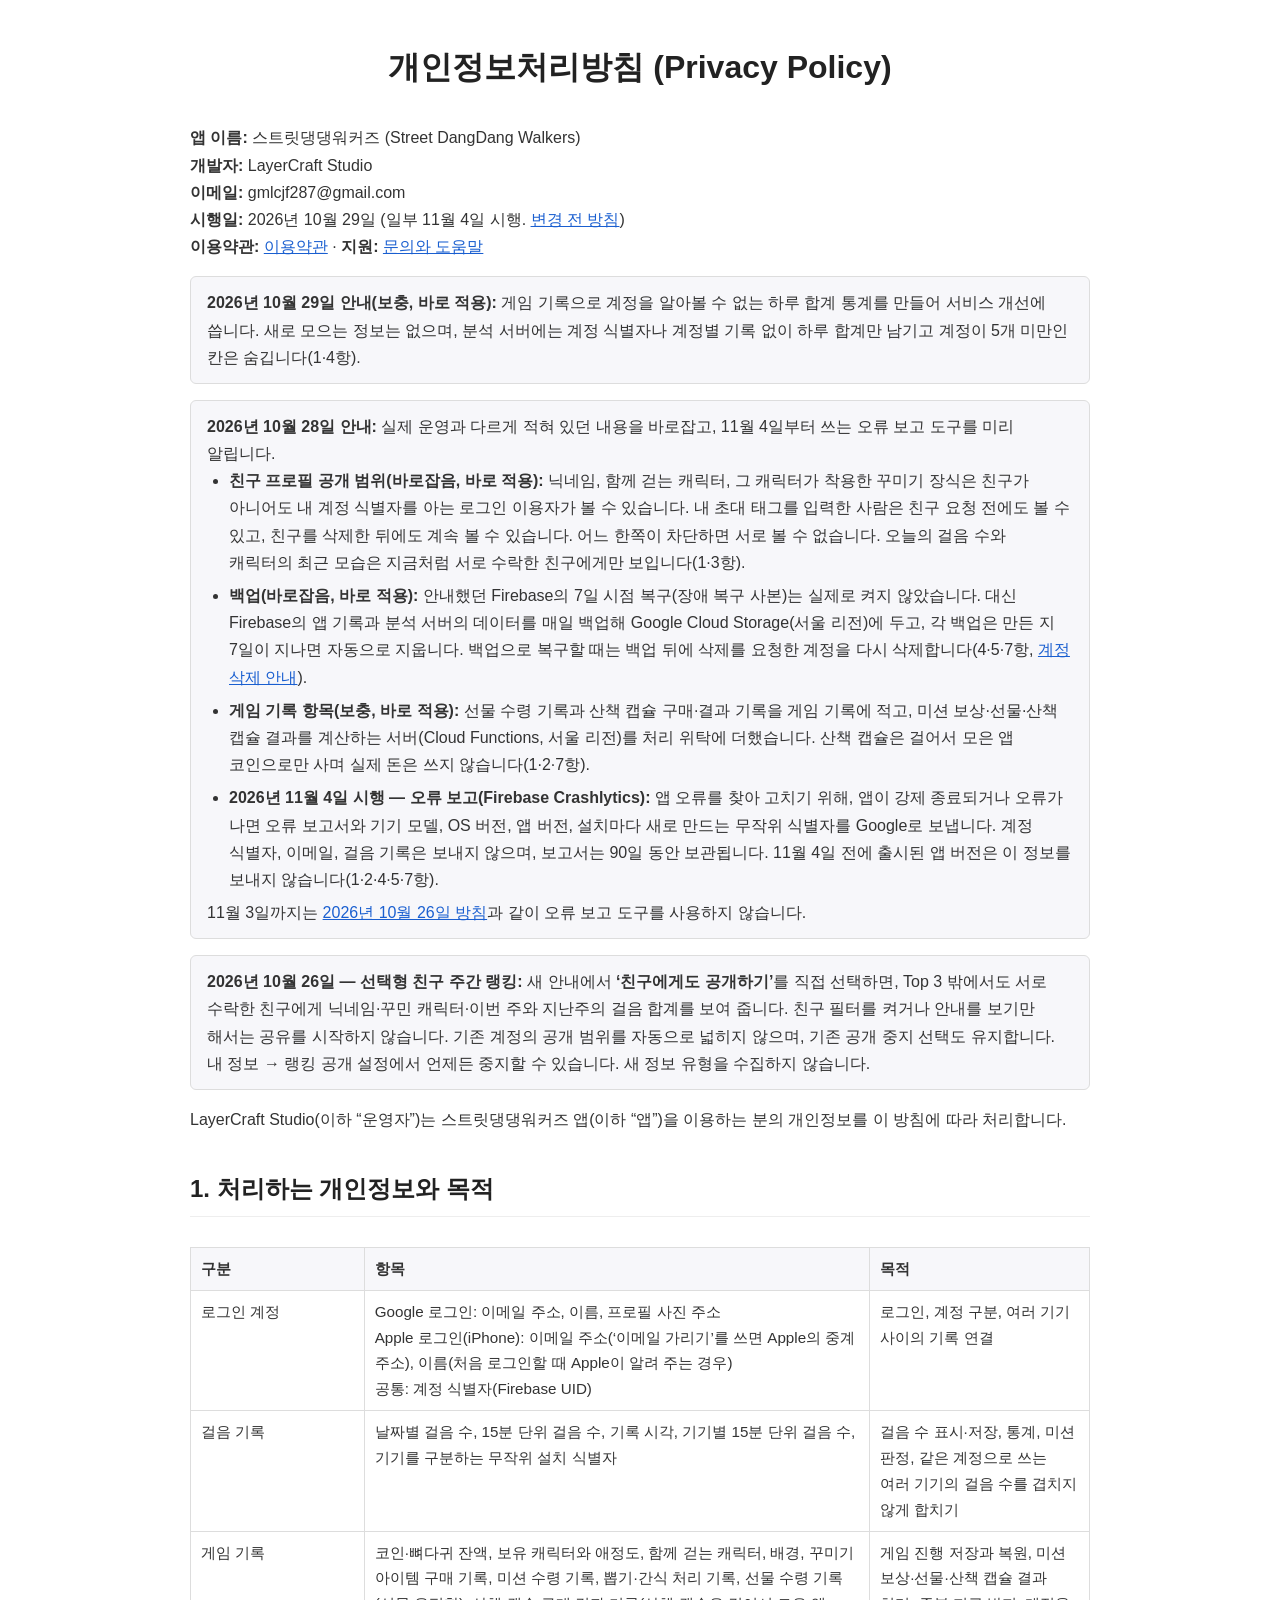
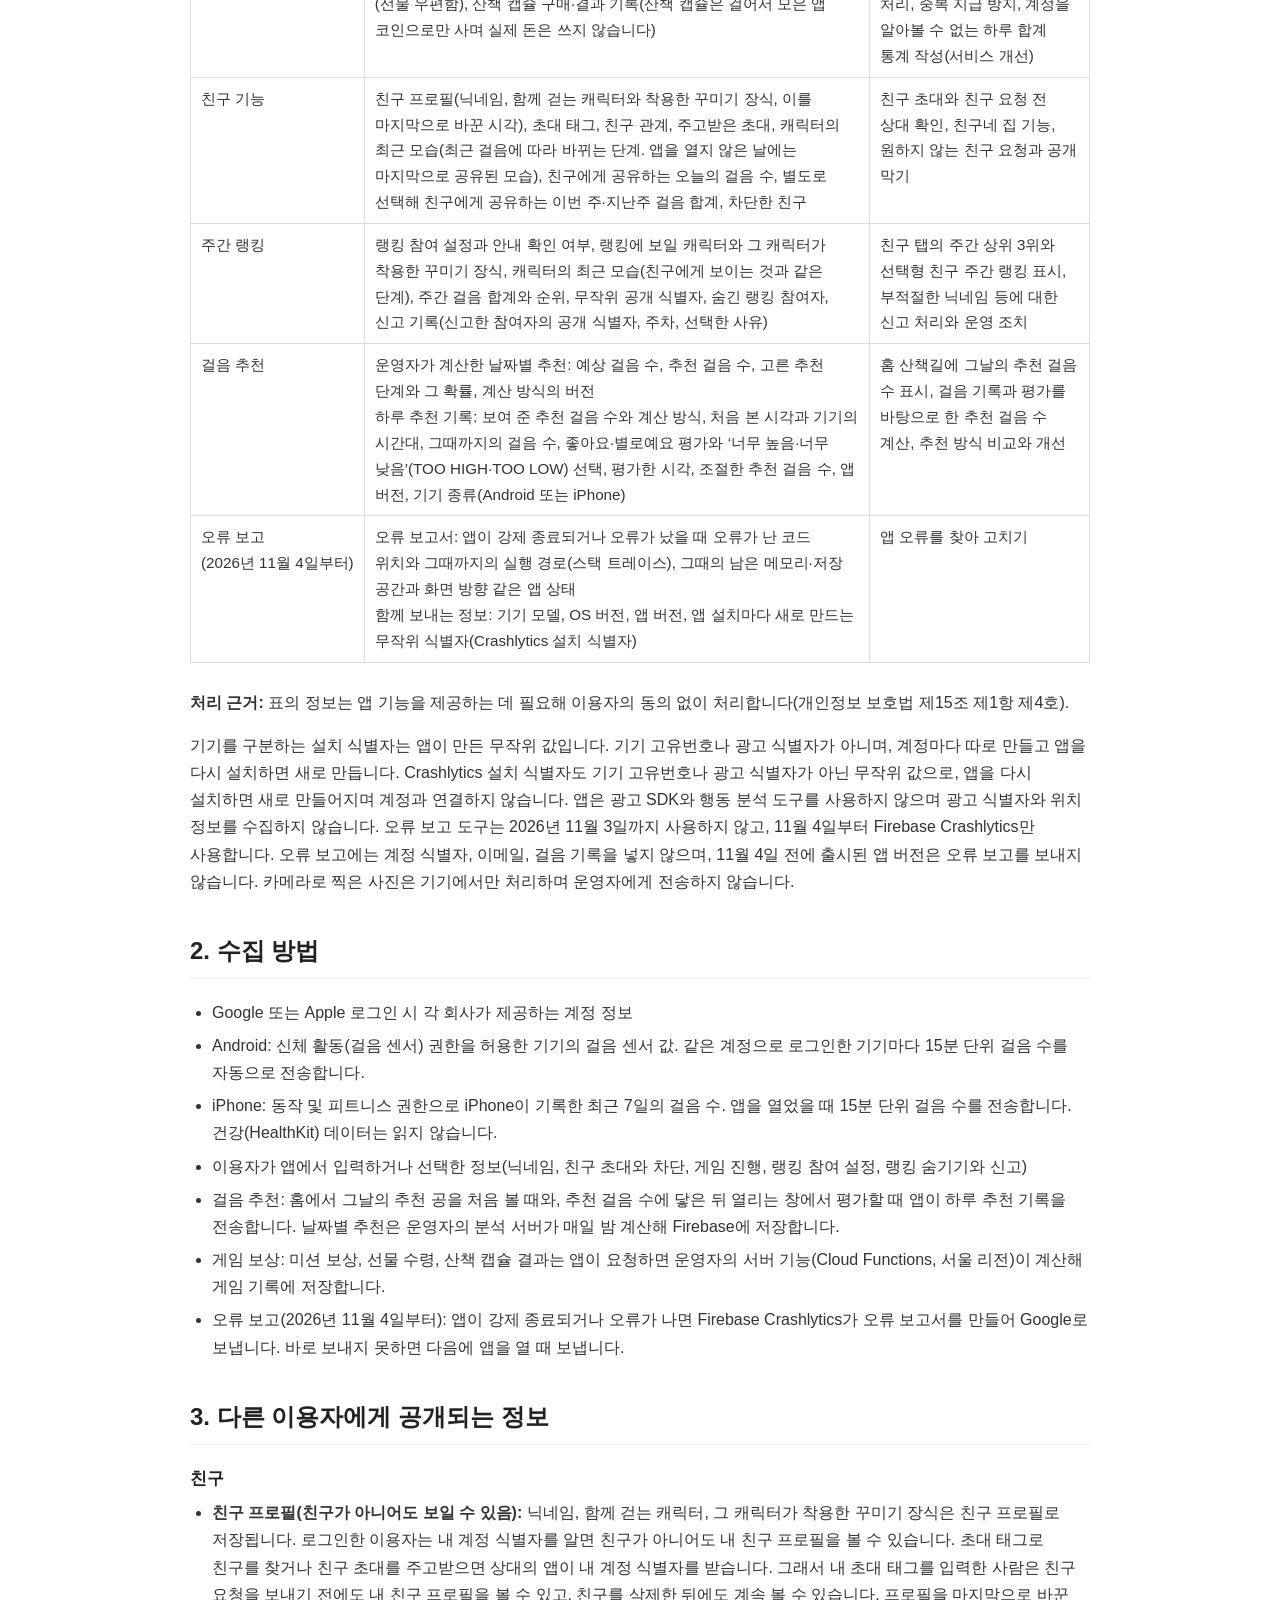
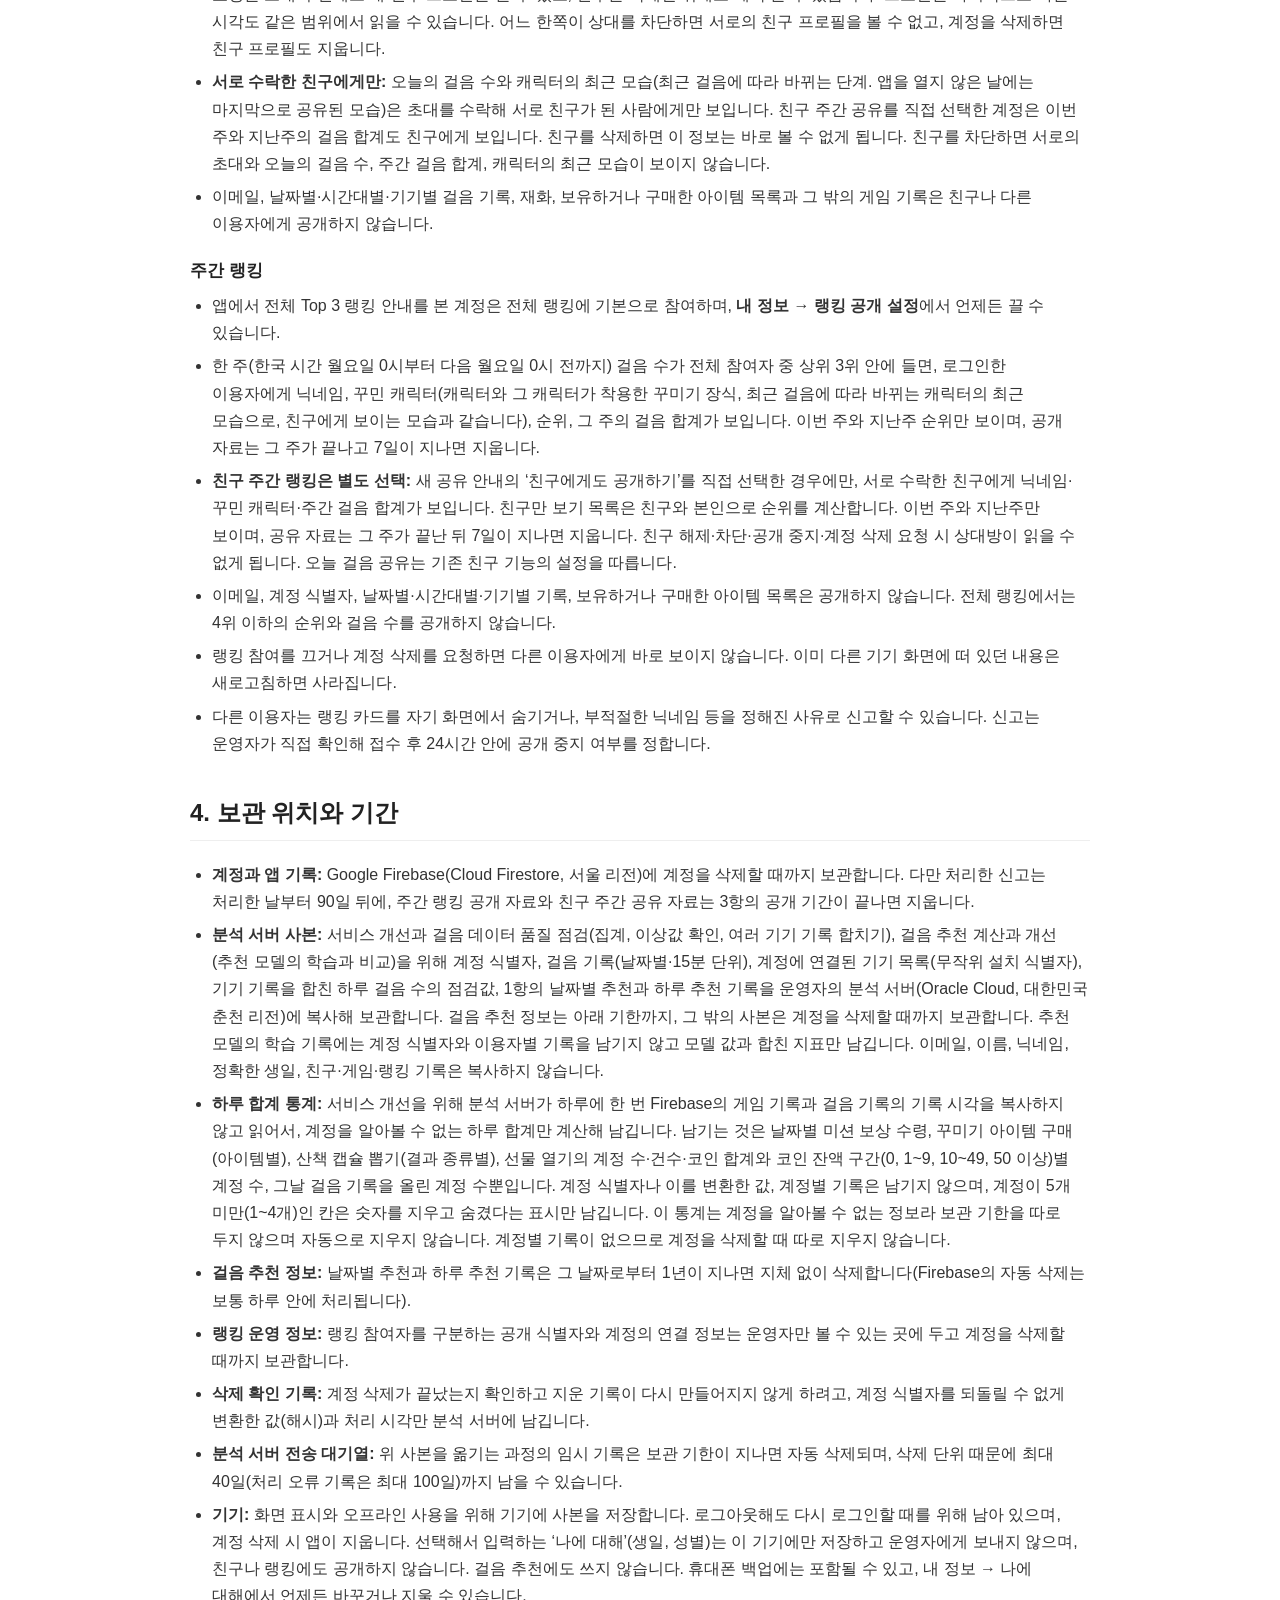
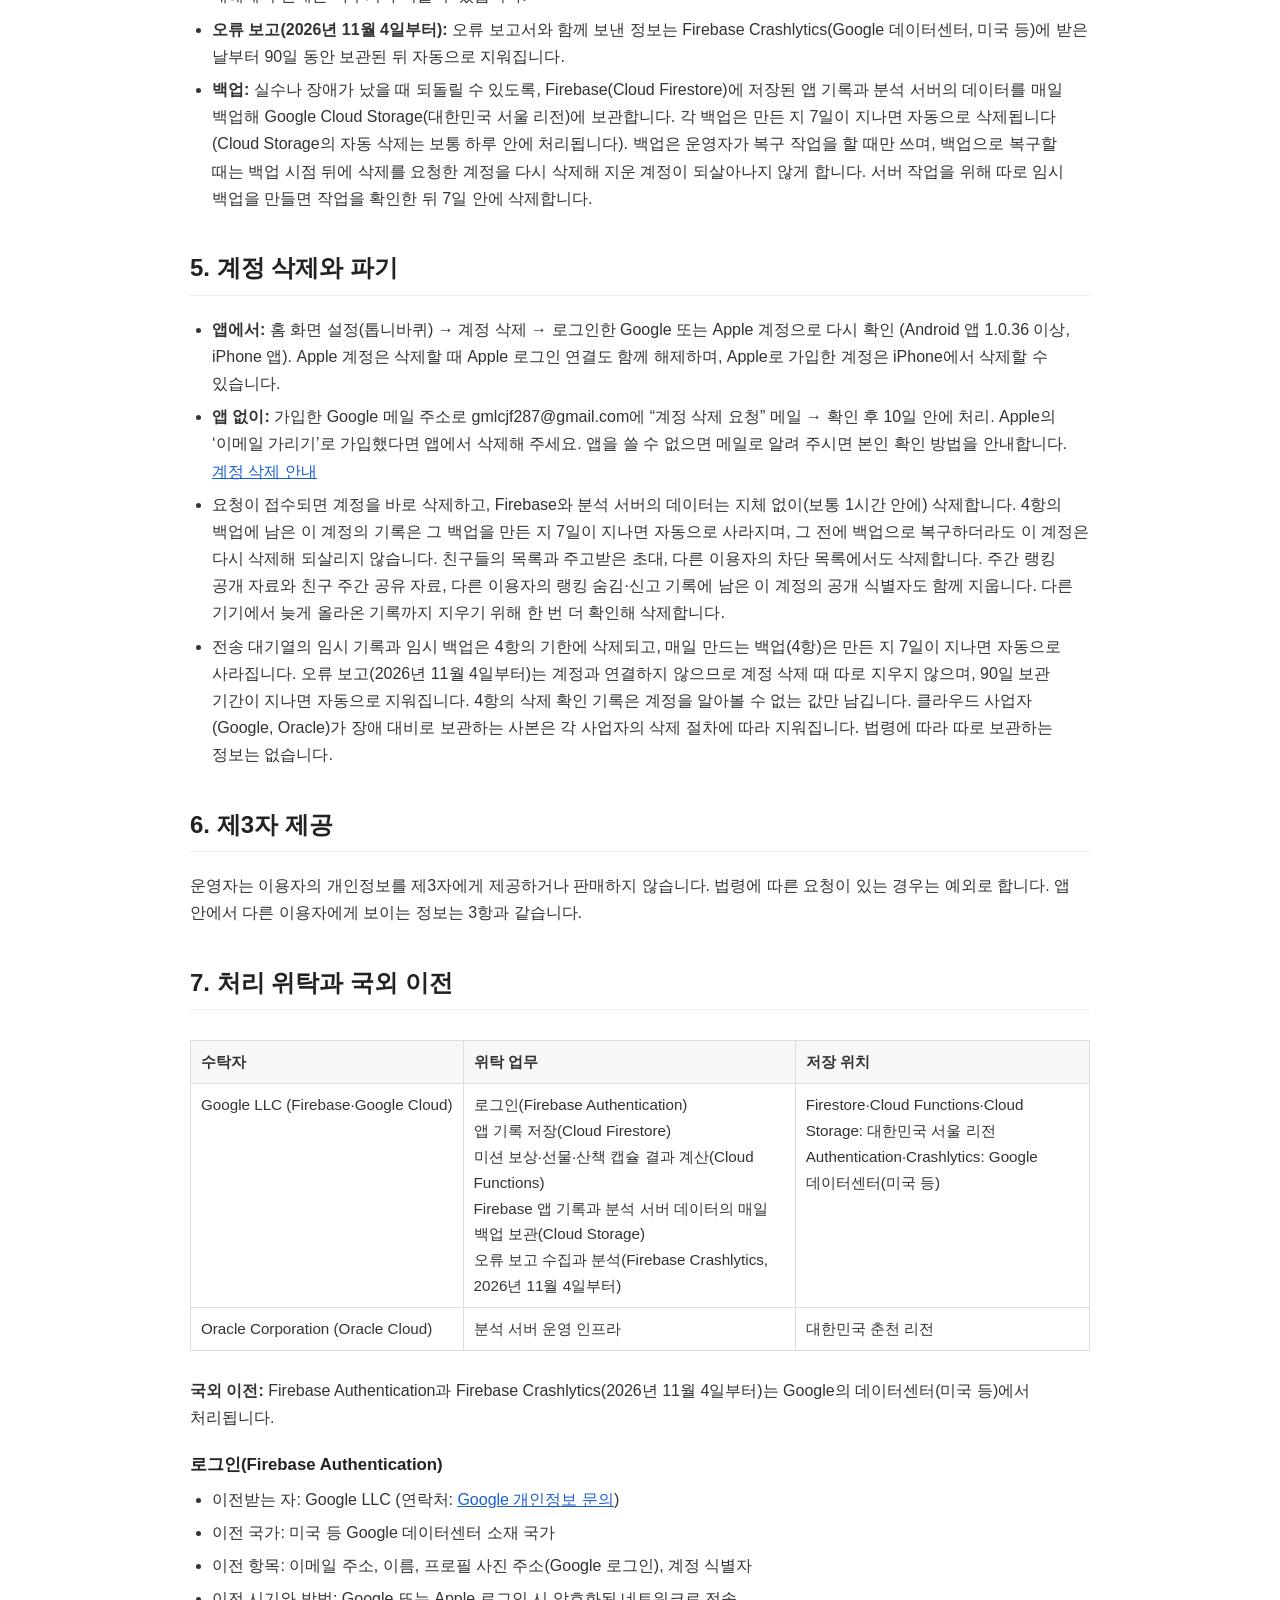
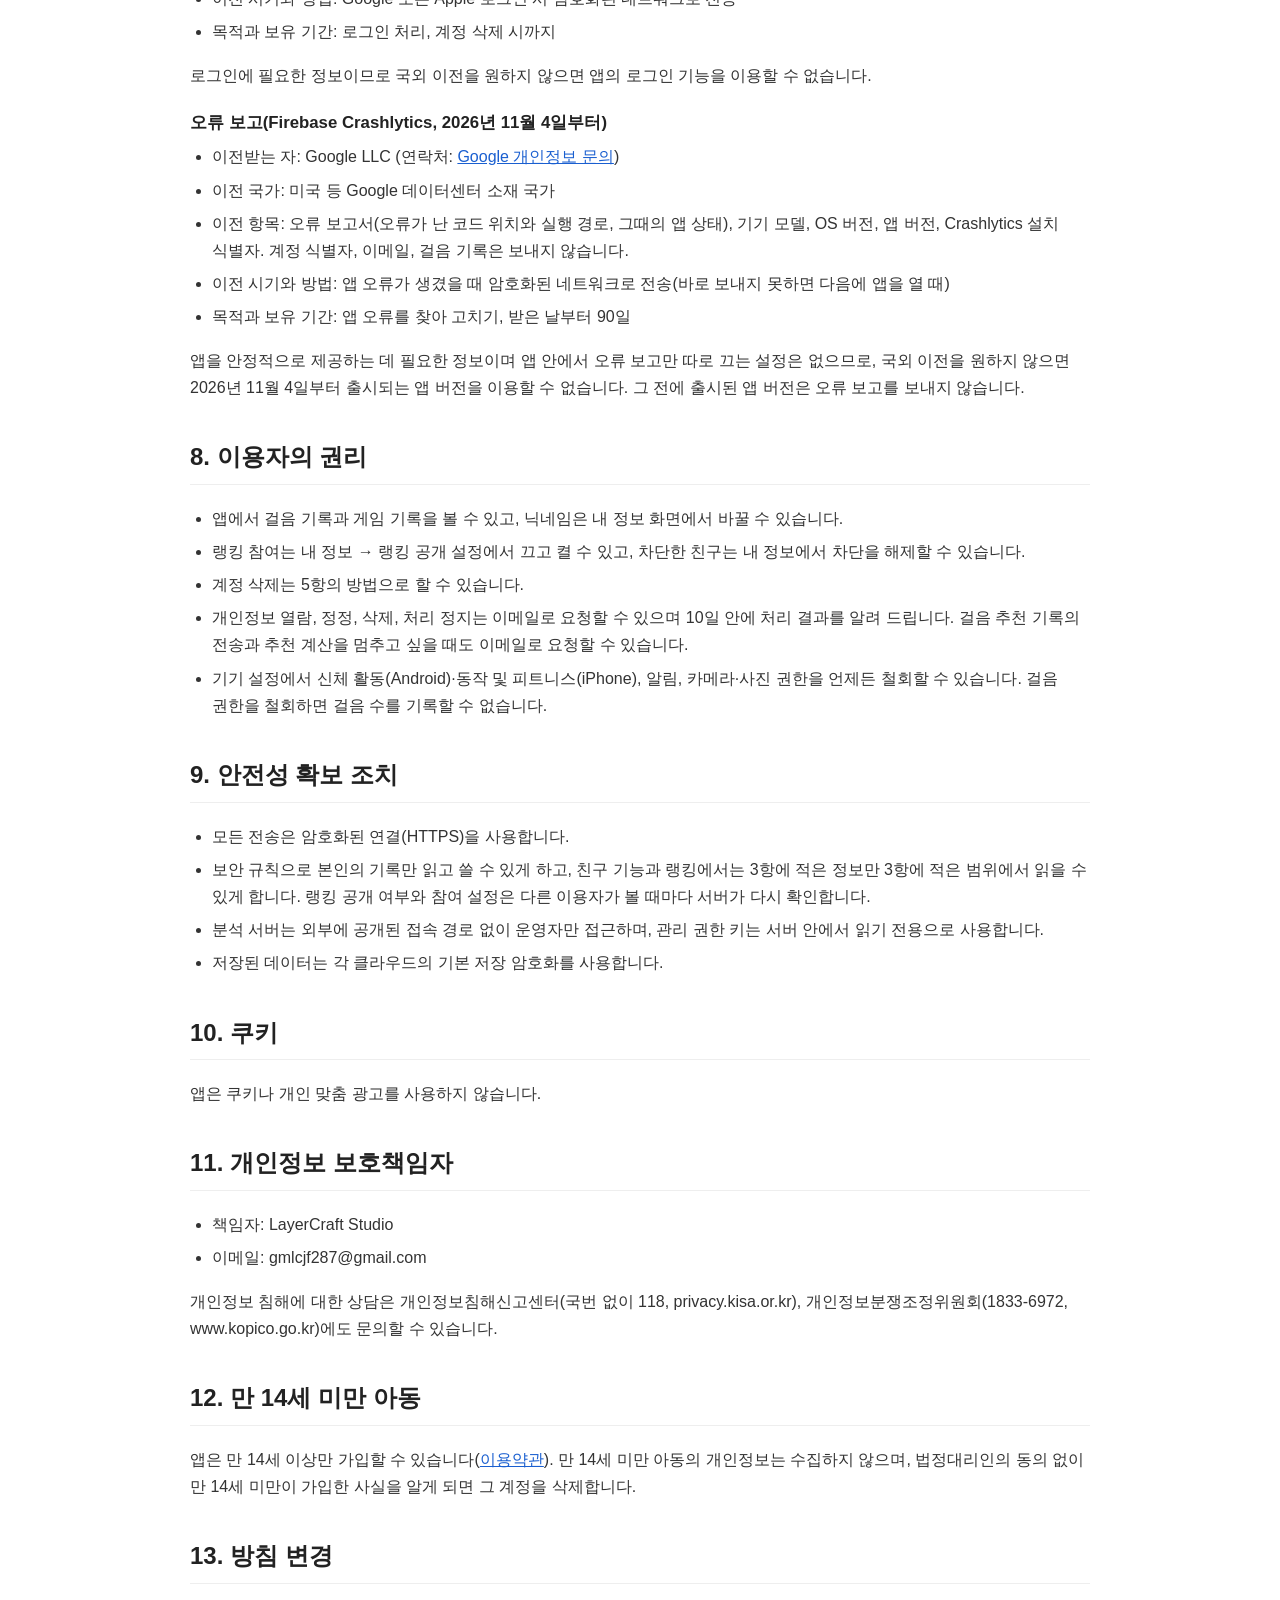
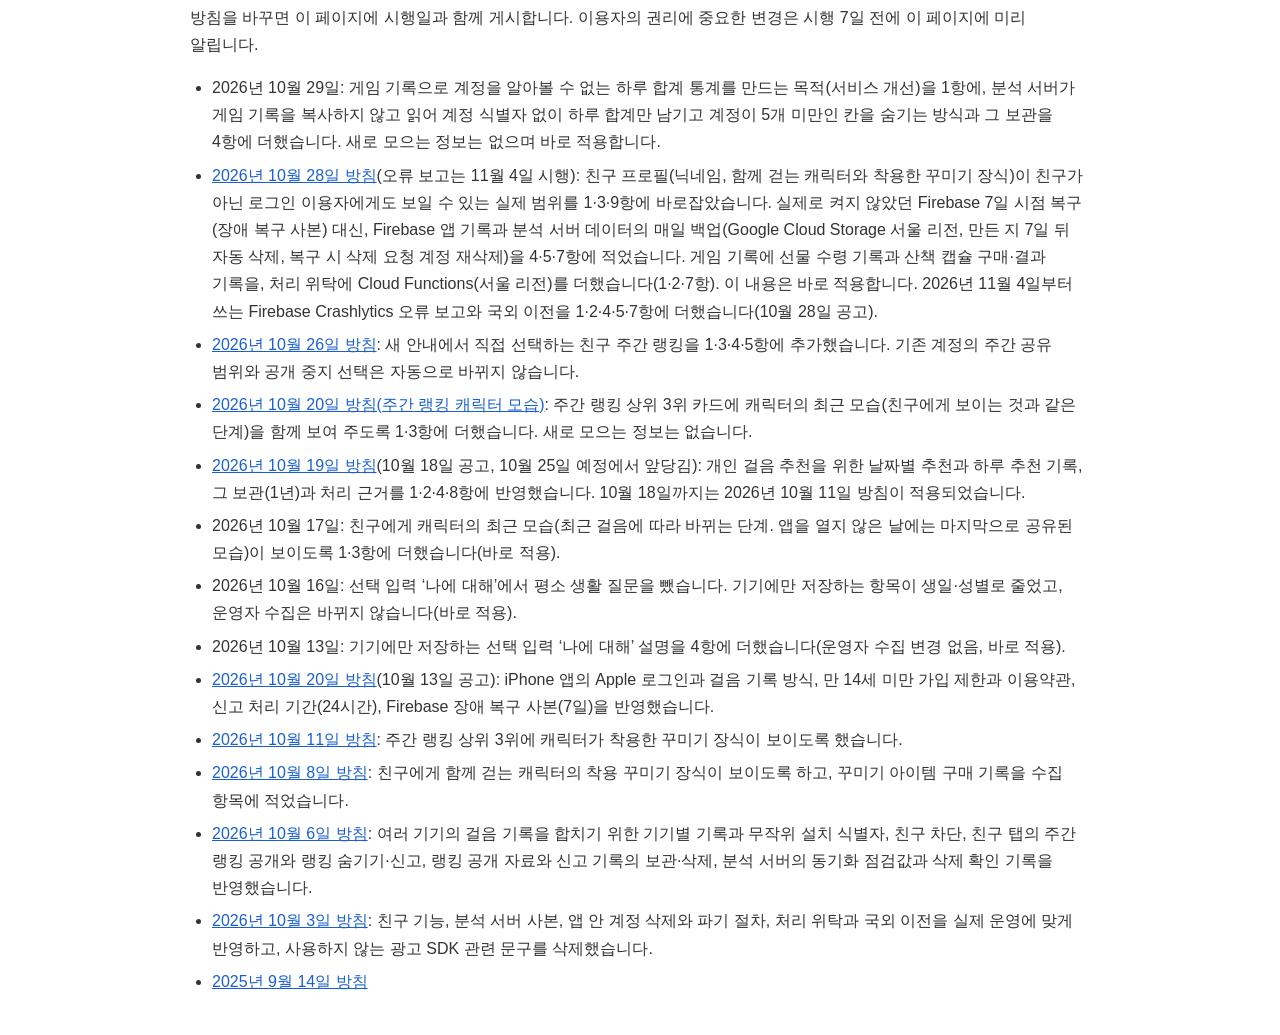
<file: privacy-2026-10-29.html>
<!DOCTYPE html>
<html lang="ko">
<head>
  <meta charset="UTF-8">
  <meta name="viewport" content="width=device-width, initial-scale=1.0">
  <title>개인정보처리방침 - 스트릿댕댕워커즈</title>
  <style>
    body {
      font-family: "Apple SD Gothic Neo", "Malgun Gothic", "Helvetica", "Arial", sans-serif;
      line-height: 1.7;
      max-width: 900px;
      margin: 40px auto;
      padding: 0 20px;
      color: #333;
      background: #fff;
      word-break: keep-all;
      overflow-wrap: anywhere;
    }
    h1 { color: #222; text-align: center; margin-bottom: 30px; }
    h2 { color: #222; margin-top: 36px; border-bottom: 1px solid #eee; padding-bottom: 6px; }
    h3 { color: #222; margin: 20px 0 6px; font-size: 1.05em; }
    ul, ol { margin: 0; padding-left: 22px; }
    li { margin-bottom: 6px; }
    table { border-collapse: collapse; width: 100%; margin: 10px 0; font-size: 0.95em; }
    th, td { border: 1px solid #ddd; padding: 8px 10px; text-align: left; vertical-align: top; }
    th { background: #f7f7fa; }
    th:first-child, td:first-child { white-space: nowrap; }
    .scroll { overflow-x: auto; }
    .notice { background: #f7f7fa; border: 1px solid #ddd; border-radius: 6px; padding: 12px 16px; margin: 16px 0; }
    a { color: #1a5fd0; }
  </style>
</head>
<body>
  <h1>개인정보처리방침 (Privacy Policy)</h1>

  <p><strong>앱 이름:</strong> 스트릿댕댕워커즈 (Street DangDang Walkers)<br>
     <strong>개발자:</strong> LayerCraft Studio<br>
     <strong>이메일:</strong> gmlcjf287@gmail.com<br>
     <strong>시행일:</strong> 2026년 10월 29일 (일부 11월 4일 시행. <a href="privacy-2026-10-28.html">변경 전 방침</a>)<br>
     <strong>이용약관:</strong> <a href="terms.html">이용약관</a> · <strong>지원:</strong> <a href="support.html">문의와 도움말</a>
  </p>

  <div class="notice">
    <strong>2026년 10월 29일 안내(보충, 바로 적용):</strong> 게임 기록으로 계정을 알아볼 수 없는 하루 합계 통계를 만들어 서비스 개선에 씁니다. 새로 모으는 정보는 없으며, 분석 서버에는 계정 식별자나 계정별 기록 없이 하루 합계만 남기고 계정이 5개 미만인 칸은 숨깁니다(1·4항).
  </div>

  <div class="notice">
    <strong>2026년 10월 28일 안내:</strong> 실제 운영과 다르게 적혀 있던 내용을 바로잡고, 11월 4일부터 쓰는 오류 보고 도구를 미리 알립니다.
    <ul>
      <li><strong>친구 프로필 공개 범위(바로잡음, 바로 적용):</strong> 닉네임, 함께 걷는 캐릭터, 그 캐릭터가 착용한 꾸미기 장식은 친구가 아니어도 내 계정 식별자를 아는 로그인 이용자가 볼 수 있습니다. 내 초대 태그를 입력한 사람은 친구 요청 전에도 볼 수 있고, 친구를 삭제한 뒤에도 계속 볼 수 있습니다. 어느 한쪽이 차단하면 서로 볼 수 없습니다. 오늘의 걸음 수와 캐릭터의 최근 모습은 지금처럼 서로 수락한 친구에게만 보입니다(1·3항).</li>
      <li><strong>백업(바로잡음, 바로 적용):</strong> 안내했던 Firebase의 7일 시점 복구(장애 복구 사본)는 실제로 켜지 않았습니다. 대신 Firebase의 앱 기록과 분석 서버의 데이터를 매일 백업해 Google Cloud Storage(서울 리전)에 두고, 각 백업은 만든 지 7일이 지나면 자동으로 지웁니다. 백업으로 복구할 때는 백업 뒤에 삭제를 요청한 계정을 다시 삭제합니다(4·5·7항, <a href="delete-account.html">계정 삭제 안내</a>).</li>
      <li><strong>게임 기록 항목(보충, 바로 적용):</strong> 선물 수령 기록과 산책 캡슐 구매·결과 기록을 게임 기록에 적고, 미션 보상·선물·산책 캡슐 결과를 계산하는 서버(Cloud Functions, 서울 리전)를 처리 위탁에 더했습니다. 산책 캡슐은 걸어서 모은 앱 코인으로만 사며 실제 돈은 쓰지 않습니다(1·2·7항).</li>
      <li><strong>2026년 11월 4일 시행 — 오류 보고(Firebase Crashlytics):</strong> 앱 오류를 찾아 고치기 위해, 앱이 강제 종료되거나 오류가 나면 오류 보고서와 기기 모델, OS 버전, 앱 버전, 설치마다 새로 만드는 무작위 식별자를 Google로 보냅니다. 계정 식별자, 이메일, 걸음 기록은 보내지 않으며, 보고서는 90일 동안 보관됩니다. 11월 4일 전에 출시된 앱 버전은 이 정보를 보내지 않습니다(1·2·4·5·7항).</li>
    </ul>
    11월 3일까지는 <a href="privacy-2026-10-26.html">2026년 10월 26일 방침</a>과 같이 오류 보고 도구를 사용하지 않습니다.
  </div>

  <div class="notice">
    <strong>2026년 10월 26일 — 선택형 친구 주간 랭킹:</strong> 새 안내에서 <strong>‘친구에게도 공개하기’</strong>를 직접 선택하면, Top 3 밖에서도 서로 수락한 친구에게 닉네임·꾸민 캐릭터·이번 주와 지난주의 걸음 합계를 보여 줍니다. 친구 필터를 켜거나 안내를 보기만 해서는 공유를 시작하지 않습니다. 기존 계정의 공개 범위를 자동으로 넓히지 않으며, 기존 공개 중지 선택도 유지합니다. 내 정보 → 랭킹 공개 설정에서 언제든 중지할 수 있습니다. 새 정보 유형을 수집하지 않습니다.
  </div>

  <p>LayerCraft Studio(이하 “운영자”)는 스트릿댕댕워커즈 앱(이하 “앱”)을 이용하는 분의 개인정보를 이 방침에 따라 처리합니다.</p>

  <h2>1. 처리하는 개인정보와 목적</h2>
  <div class="scroll"><table>
    <tr><th>구분</th><th>항목</th><th>목적</th></tr>
    <tr><td>로그인 계정</td><td>Google 로그인: 이메일 주소, 이름, 프로필 사진 주소<br>Apple 로그인(iPhone): 이메일 주소(‘이메일 가리기’를 쓰면 Apple의 중계 주소), 이름(처음 로그인할 때 Apple이 알려 주는 경우)<br>공통: 계정 식별자(Firebase UID)</td><td>로그인, 계정 구분, 여러 기기 사이의 기록 연결</td></tr>
    <tr><td>걸음 기록</td><td>날짜별 걸음 수, 15분 단위 걸음 수, 기록 시각, 기기별 15분 단위 걸음 수, 기기를 구분하는 무작위 설치 식별자</td><td>걸음 수 표시·저장, 통계, 미션 판정, 같은 계정으로 쓰는 여러 기기의 걸음 수를 겹치지 않게 합치기</td></tr>
    <tr><td>게임 기록</td><td>코인·뼈다귀 잔액, 보유 캐릭터와 애정도, 함께 걷는 캐릭터, 배경, 꾸미기 아이템 구매 기록, 미션 수령 기록, 뽑기·간식 처리 기록, 선물 수령 기록(선물 우편함), 산책 캡슐 구매·결과 기록(산책 캡슐은 걸어서 모은 앱 코인으로만 사며 실제 돈은 쓰지 않습니다)</td><td>게임 진행 저장과 복원, 미션 보상·선물·산책 캡슐 결과 처리, 중복 지급 방지, 계정을 알아볼 수 없는 하루 합계 통계 작성(서비스 개선)</td></tr>
    <tr><td>친구 기능</td><td>친구 프로필(닉네임, 함께 걷는 캐릭터와 착용한 꾸미기 장식, 이를 마지막으로 바꾼 시각), 초대 태그, 친구 관계, 주고받은 초대, 캐릭터의 최근 모습(최근 걸음에 따라 바뀌는 단계. 앱을 열지 않은 날에는 마지막으로 공유된 모습), 친구에게 공유하는 오늘의 걸음 수, 별도로 선택해 친구에게 공유하는 이번 주·지난주 걸음 합계, 차단한 친구</td><td>친구 초대와 친구 요청 전 상대 확인, 친구네 집 기능, 원하지 않는 친구 요청과 공개 막기</td></tr>
    <tr><td>주간 랭킹</td><td>랭킹 참여 설정과 안내 확인 여부, 랭킹에 보일 캐릭터와 그 캐릭터가 착용한 꾸미기 장식, 캐릭터의 최근 모습(친구에게 보이는 것과 같은 단계), 주간 걸음 합계와 순위, 무작위 공개 식별자, 숨긴 랭킹 참여자, 신고 기록(신고한 참여자의 공개 식별자, 주차, 선택한 사유)</td><td>친구 탭의 주간 상위 3위와 선택형 친구 주간 랭킹 표시, 부적절한 닉네임 등에 대한 신고 처리와 운영 조치</td></tr>
    <tr><td>걸음 추천</td><td>운영자가 계산한 날짜별 추천: 예상 걸음 수, 추천 걸음 수, 고른 추천 단계와 그 확률, 계산 방식의 버전<br>하루 추천 기록: 보여 준 추천 걸음 수와 계산 방식, 처음 본 시각과 기기의 시간대, 그때까지의 걸음 수, 좋아요·별로예요 평가와 ‘너무 높음·너무 낮음’(TOO HIGH·TOO LOW) 선택, 평가한 시각, 조절한 추천 걸음 수, 앱 버전, 기기 종류(Android 또는 iPhone)</td><td>홈 산책길에 그날의 추천 걸음 수 표시, 걸음 기록과 평가를 바탕으로 한 추천 걸음 수 계산, 추천 방식 비교와 개선</td></tr>
    <tr><td>오류 보고<br>(2026년 11월 4일부터)</td><td>오류 보고서: 앱이 강제 종료되거나 오류가 났을 때 오류가 난 코드 위치와 그때까지의 실행 경로(스택 트레이스), 그때의 남은 메모리·저장 공간과 화면 방향 같은 앱 상태<br>함께 보내는 정보: 기기 모델, OS 버전, 앱 버전, 앱 설치마다 새로 만드는 무작위 식별자(Crashlytics 설치 식별자)</td><td>앱 오류를 찾아 고치기</td></tr>
  </table></div>
  <p><strong>처리 근거:</strong> 표의 정보는 앱 기능을 제공하는 데 필요해 이용자의 동의 없이 처리합니다(개인정보 보호법 제15조 제1항 제4호).</p>
  <p>기기를 구분하는 설치 식별자는 앱이 만든 무작위 값입니다. 기기 고유번호나 광고 식별자가 아니며, 계정마다 따로 만들고 앱을 다시 설치하면 새로 만듭니다.
     Crashlytics 설치 식별자도 기기 고유번호나 광고 식별자가 아닌 무작위 값으로, 앱을 다시 설치하면 새로 만들어지며 계정과 연결하지 않습니다.
     앱은 광고 SDK와 행동 분석 도구를 사용하지 않으며 광고 식별자와 위치 정보를 수집하지 않습니다.
     오류 보고 도구는 2026년 11월 3일까지 사용하지 않고, 11월 4일부터 Firebase Crashlytics만 사용합니다. 오류 보고에는 계정 식별자, 이메일, 걸음 기록을 넣지 않으며, 11월 4일 전에 출시된 앱 버전은 오류 보고를 보내지 않습니다.
     카메라로 찍은 사진은 기기에서만 처리하며 운영자에게 전송하지 않습니다.</p>

  <h2>2. 수집 방법</h2>
  <ul>
    <li>Google 또는 Apple 로그인 시 각 회사가 제공하는 계정 정보</li>
    <li>Android: 신체 활동(걸음 센서) 권한을 허용한 기기의 걸음 센서 값. 같은 계정으로 로그인한 기기마다 15분 단위 걸음 수를 자동으로 전송합니다.</li>
    <li>iPhone: 동작 및 피트니스 권한으로 iPhone이 기록한 최근 7일의 걸음 수. 앱을 열었을 때 15분 단위 걸음 수를 전송합니다. 건강(HealthKit) 데이터는 읽지 않습니다.</li>
    <li>이용자가 앱에서 입력하거나 선택한 정보(닉네임, 친구 초대와 차단, 게임 진행, 랭킹 참여 설정, 랭킹 숨기기와 신고)</li>
    <li>걸음 추천: 홈에서 그날의 추천 공을 처음 볼 때와, 추천 걸음 수에 닿은 뒤 열리는 창에서 평가할 때 앱이 하루 추천 기록을 전송합니다. 날짜별 추천은 운영자의 분석 서버가 매일 밤 계산해 Firebase에 저장합니다.</li>
    <li>게임 보상: 미션 보상, 선물 수령, 산책 캡슐 결과는 앱이 요청하면 운영자의 서버 기능(Cloud Functions, 서울 리전)이 계산해 게임 기록에 저장합니다.</li>
    <li>오류 보고(2026년 11월 4일부터): 앱이 강제 종료되거나 오류가 나면 Firebase Crashlytics가 오류 보고서를 만들어 Google로 보냅니다. 바로 보내지 못하면 다음에 앱을 열 때 보냅니다.</li>
  </ul>

  <h2>3. 다른 이용자에게 공개되는 정보</h2>
  <h3>친구</h3>
  <ul>
    <li><strong>친구 프로필(친구가 아니어도 보일 수 있음):</strong> 닉네임, 함께 걷는 캐릭터, 그 캐릭터가 착용한 꾸미기 장식은 친구 프로필로 저장됩니다. 로그인한 이용자는 내 계정 식별자를 알면 친구가 아니어도 내 친구 프로필을 볼 수 있습니다. 초대 태그로 친구를 찾거나 친구 초대를 주고받으면 상대의 앱이 내 계정 식별자를 받습니다. 그래서 내 초대 태그를 입력한 사람은 친구 요청을 보내기 전에도 내 친구 프로필을 볼 수 있고, 친구를 삭제한 뒤에도 계속 볼 수 있습니다. 프로필을 마지막으로 바꾼 시각도 같은 범위에서 읽을 수 있습니다. 어느 한쪽이 상대를 차단하면 서로의 친구 프로필을 볼 수 없고, 계정을 삭제하면 친구 프로필도 지웁니다.</li>
    <li><strong>서로 수락한 친구에게만:</strong> 오늘의 걸음 수와 캐릭터의 최근 모습(최근 걸음에 따라 바뀌는 단계. 앱을 열지 않은 날에는 마지막으로 공유된 모습)은 초대를 수락해 서로 친구가 된 사람에게만 보입니다. 친구 주간 공유를 직접 선택한 계정은 이번 주와 지난주의 걸음 합계도 친구에게 보입니다. 친구를 삭제하면 이 정보는 바로 볼 수 없게 됩니다. 친구를 차단하면 서로의 초대와 오늘의 걸음 수, 주간 걸음 합계, 캐릭터의 최근 모습이 보이지 않습니다.</li>
    <li>이메일, 날짜별·시간대별·기기별 걸음 기록, 재화, 보유하거나 구매한 아이템 목록과 그 밖의 게임 기록은 친구나 다른 이용자에게 공개하지 않습니다.</li>
  </ul>
  <h3>주간 랭킹</h3>
  <ul>
    <li>앱에서 전체 Top 3 랭킹 안내를 본 계정은 전체 랭킹에 기본으로 참여하며, <strong>내 정보 → 랭킹 공개 설정</strong>에서 언제든 끌 수 있습니다.</li>
    <li>한 주(한국 시간 월요일 0시부터 다음 월요일 0시 전까지) 걸음 수가 전체 참여자 중 상위 3위 안에 들면, 로그인한 이용자에게 닉네임, 꾸민 캐릭터(캐릭터와 그 캐릭터가 착용한 꾸미기 장식, 최근 걸음에 따라 바뀌는 캐릭터의 최근 모습으로, 친구에게 보이는 모습과 같습니다), 순위, 그 주의 걸음 합계가 보입니다. 이번 주와 지난주 순위만 보이며, 공개 자료는 그 주가 끝나고 7일이 지나면 지웁니다.</li>
    <li><strong>친구 주간 랭킹은 별도 선택:</strong> 새 공유 안내의 ‘친구에게도 공개하기’를 직접 선택한 경우에만, 서로 수락한 친구에게 닉네임·꾸민 캐릭터·주간 걸음 합계가 보입니다. 친구만 보기 목록은 친구와 본인으로 순위를 계산합니다. 이번 주와 지난주만 보이며, 공유 자료는 그 주가 끝난 뒤 7일이 지나면 지웁니다. 친구 해제·차단·공개 중지·계정 삭제 요청 시 상대방이 읽을 수 없게 됩니다. 오늘 걸음 공유는 기존 친구 기능의 설정을 따릅니다.</li>
    <li>이메일, 계정 식별자, 날짜별·시간대별·기기별 기록, 보유하거나 구매한 아이템 목록은 공개하지 않습니다. 전체 랭킹에서는 4위 이하의 순위와 걸음 수를 공개하지 않습니다.</li>
    <li>랭킹 참여를 끄거나 계정 삭제를 요청하면 다른 이용자에게 바로 보이지 않습니다. 이미 다른 기기 화면에 떠 있던 내용은 새로고침하면 사라집니다.</li>
    <li>다른 이용자는 랭킹 카드를 자기 화면에서 숨기거나, 부적절한 닉네임 등을 정해진 사유로 신고할 수 있습니다. 신고는 운영자가 직접 확인해 접수 후 24시간 안에 공개 중지 여부를 정합니다.</li>
  </ul>

  <h2>4. 보관 위치와 기간</h2>
  <ul>
    <li><strong>계정과 앱 기록:</strong> Google Firebase(Cloud Firestore, 서울 리전)에 계정을 삭제할 때까지 보관합니다. 다만 처리한 신고는 처리한 날부터 90일 뒤에, 주간 랭킹 공개 자료와 친구 주간 공유 자료는 3항의 공개 기간이 끝나면 지웁니다.</li>
    <li><strong>분석 서버 사본:</strong> 서비스 개선과 걸음 데이터 품질 점검(집계, 이상값 확인, 여러 기기 기록 합치기), 걸음 추천 계산과 개선(추천 모델의 학습과 비교)을 위해 계정 식별자, 걸음 기록(날짜별·15분 단위), 계정에 연결된 기기 목록(무작위 설치 식별자), 기기 기록을 합친 하루 걸음 수의 점검값, 1항의 날짜별 추천과 하루 추천 기록을 운영자의 분석 서버(Oracle Cloud, 대한민국 춘천 리전)에 복사해 보관합니다. 걸음 추천 정보는 아래 기한까지, 그 밖의 사본은 계정을 삭제할 때까지 보관합니다. 추천 모델의 학습 기록에는 계정 식별자와 이용자별 기록을 남기지 않고 모델 값과 합친 지표만 남깁니다. 이메일, 이름, 닉네임, 정확한 생일, 친구·게임·랭킹 기록은 복사하지 않습니다.</li>
    <li><strong>하루 합계 통계:</strong> 서비스 개선을 위해 분석 서버가 하루에 한 번 Firebase의 게임 기록과 걸음 기록의 기록 시각을 복사하지 않고 읽어서, 계정을 알아볼 수 없는 하루 합계만 계산해 남깁니다. 남기는 것은 날짜별 미션 보상 수령, 꾸미기 아이템 구매(아이템별), 산책 캡슐 뽑기(결과 종류별), 선물 열기의 계정 수·건수·코인 합계와 코인 잔액 구간(0, 1~9, 10~49, 50 이상)별 계정 수, 그날 걸음 기록을 올린 계정 수뿐입니다. 계정 식별자나 이를 변환한 값, 계정별 기록은 남기지 않으며, 계정이 5개 미만(1~4개)인 칸은 숫자를 지우고 숨겼다는 표시만 남깁니다. 이 통계는 계정을 알아볼 수 없는 정보라 보관 기한을 따로 두지 않으며 자동으로 지우지 않습니다. 계정별 기록이 없으므로 계정을 삭제할 때 따로 지우지 않습니다.</li>
    <li><strong>걸음 추천 정보:</strong> 날짜별 추천과 하루 추천 기록은 그 날짜로부터 1년이 지나면 지체 없이 삭제합니다(Firebase의 자동 삭제는 보통 하루 안에 처리됩니다).</li>
    <li><strong>랭킹 운영 정보:</strong> 랭킹 참여자를 구분하는 공개 식별자와 계정의 연결 정보는 운영자만 볼 수 있는 곳에 두고 계정을 삭제할 때까지 보관합니다.</li>
    <li><strong>삭제 확인 기록:</strong> 계정 삭제가 끝났는지 확인하고 지운 기록이 다시 만들어지지 않게 하려고, 계정 식별자를 되돌릴 수 없게 변환한 값(해시)과 처리 시각만 분석 서버에 남깁니다.</li>
    <li><strong>분석 서버 전송 대기열:</strong> 위 사본을 옮기는 과정의 임시 기록은 보관 기한이 지나면 자동 삭제되며, 삭제 단위 때문에 최대 40일(처리 오류 기록은 최대 100일)까지 남을 수 있습니다.</li>
    <li><strong>기기:</strong> 화면 표시와 오프라인 사용을 위해 기기에 사본을 저장합니다. 로그아웃해도 다시 로그인할 때를 위해 남아 있으며, 계정 삭제 시 앱이 지웁니다. 선택해서 입력하는 ‘나에 대해’(생일, 성별)는 이 기기에만 저장하고 운영자에게 보내지 않으며, 친구나 랭킹에도 공개하지 않습니다. 걸음 추천에도 쓰지 않습니다. 휴대폰 백업에는 포함될 수 있고, 내 정보 → 나에 대해에서 언제든 바꾸거나 지울 수 있습니다.</li>
    <li><strong>오류 보고(2026년 11월 4일부터):</strong> 오류 보고서와 함께 보낸 정보는 Firebase Crashlytics(Google 데이터센터, 미국 등)에 받은 날부터 90일 동안 보관된 뒤 자동으로 지워집니다.</li>
    <li><strong>백업:</strong> 실수나 장애가 났을 때 되돌릴 수 있도록, Firebase(Cloud Firestore)에 저장된 앱 기록과 분석 서버의 데이터를 매일 백업해 Google Cloud Storage(대한민국 서울 리전)에 보관합니다. 각 백업은 만든 지 7일이 지나면 자동으로 삭제됩니다(Cloud Storage의 자동 삭제는 보통 하루 안에 처리됩니다). 백업은 운영자가 복구 작업을 할 때만 쓰며, 백업으로 복구할 때는 백업 시점 뒤에 삭제를 요청한 계정을 다시 삭제해 지운 계정이 되살아나지 않게 합니다. 서버 작업을 위해 따로 임시 백업을 만들면 작업을 확인한 뒤 7일 안에 삭제합니다.</li>
  </ul>

  <h2>5. 계정 삭제와 파기</h2>
  <ul>
    <li><strong>앱에서:</strong> 홈 화면 설정(톱니바퀴) → 계정 삭제 → 로그인한 Google 또는 Apple 계정으로 다시 확인 (Android 앱 1.0.36 이상, iPhone 앱). Apple 계정은 삭제할 때 Apple 로그인 연결도 함께 해제하며, Apple로 가입한 계정은 iPhone에서 삭제할 수 있습니다.</li>
    <li><strong>앱 없이:</strong> 가입한 Google 메일 주소로 gmlcjf287@gmail.com에 “계정 삭제 요청” 메일 → 확인 후 10일 안에 처리. Apple의 ‘이메일 가리기’로 가입했다면 앱에서 삭제해 주세요. 앱을 쓸 수 없으면 메일로 알려 주시면 본인 확인 방법을 안내합니다. <a href="delete-account.html">계정 삭제 안내</a></li>
    <li>요청이 접수되면 계정을 바로 삭제하고, Firebase와 분석 서버의 데이터는 지체 없이(보통 1시간 안에) 삭제합니다. 4항의 백업에 남은 이 계정의 기록은 그 백업을 만든 지 7일이 지나면 자동으로 사라지며, 그 전에 백업으로 복구하더라도 이 계정은 다시 삭제해 되살리지 않습니다. 친구들의 목록과 주고받은 초대, 다른 이용자의 차단 목록에서도 삭제합니다. 주간 랭킹 공개 자료와 친구 주간 공유 자료, 다른 이용자의 랭킹 숨김·신고 기록에 남은 이 계정의 공개 식별자도 함께 지웁니다. 다른 기기에서 늦게 올라온 기록까지 지우기 위해 한 번 더 확인해 삭제합니다.</li>
    <li>전송 대기열의 임시 기록과 임시 백업은 4항의 기한에 삭제되고, 매일 만드는 백업(4항)은 만든 지 7일이 지나면 자동으로 사라집니다. 오류 보고(2026년 11월 4일부터)는 계정과 연결하지 않으므로 계정 삭제 때 따로 지우지 않으며, 90일 보관 기간이 지나면 자동으로 지워집니다. 4항의 삭제 확인 기록은 계정을 알아볼 수 없는 값만 남깁니다. 클라우드 사업자(Google, Oracle)가 장애 대비로 보관하는 사본은 각 사업자의 삭제 절차에 따라 지워집니다. 법령에 따라 따로 보관하는 정보는 없습니다.</li>
  </ul>

  <h2>6. 제3자 제공</h2>
  <p>운영자는 이용자의 개인정보를 제3자에게 제공하거나 판매하지 않습니다. 법령에 따른 요청이 있는 경우는 예외로 합니다. 앱 안에서 다른 이용자에게 보이는 정보는 3항과 같습니다.</p>

  <h2>7. 처리 위탁과 국외 이전</h2>
  <div class="scroll"><table>
    <tr><th>수탁자</th><th>위탁 업무</th><th>저장 위치</th></tr>
    <tr><td>Google LLC (Firebase·Google Cloud)</td><td>로그인(Firebase Authentication)<br>앱 기록 저장(Cloud Firestore)<br>미션 보상·선물·산책 캡슐 결과 계산(Cloud Functions)<br>Firebase 앱 기록과 분석 서버 데이터의 매일 백업 보관(Cloud Storage)<br>오류 보고 수집과 분석(Firebase Crashlytics, 2026년 11월 4일부터)</td><td>Firestore·Cloud Functions·Cloud Storage: 대한민국 서울 리전<br>Authentication·Crashlytics: Google 데이터센터(미국 등)</td></tr>
    <tr><td>Oracle Corporation (Oracle Cloud)</td><td>분석 서버 운영 인프라</td><td>대한민국 춘천 리전</td></tr>
  </table></div>
  <p><strong>국외 이전:</strong> Firebase Authentication과 Firebase Crashlytics(2026년 11월 4일부터)는 Google의 데이터센터(미국 등)에서 처리됩니다.</p>
  <h3>로그인(Firebase Authentication)</h3>
  <ul>
    <li>이전받는 자: Google LLC (연락처: <a href="https://support.google.com/policies/contact/general_privacy_form">Google 개인정보 문의</a>)</li>
    <li>이전 국가: 미국 등 Google 데이터센터 소재 국가</li>
    <li>이전 항목: 이메일 주소, 이름, 프로필 사진 주소(Google 로그인), 계정 식별자</li>
    <li>이전 시기와 방법: Google 또는 Apple 로그인 시 암호화된 네트워크로 전송</li>
    <li>목적과 보유 기간: 로그인 처리, 계정 삭제 시까지</li>
  </ul>
  <p>로그인에 필요한 정보이므로 국외 이전을 원하지 않으면 앱의 로그인 기능을 이용할 수 없습니다.</p>
  <h3>오류 보고(Firebase Crashlytics, 2026년 11월 4일부터)</h3>
  <ul>
    <li>이전받는 자: Google LLC (연락처: <a href="https://support.google.com/policies/contact/general_privacy_form">Google 개인정보 문의</a>)</li>
    <li>이전 국가: 미국 등 Google 데이터센터 소재 국가</li>
    <li>이전 항목: 오류 보고서(오류가 난 코드 위치와 실행 경로, 그때의 앱 상태), 기기 모델, OS 버전, 앱 버전, Crashlytics 설치 식별자. 계정 식별자, 이메일, 걸음 기록은 보내지 않습니다.</li>
    <li>이전 시기와 방법: 앱 오류가 생겼을 때 암호화된 네트워크로 전송(바로 보내지 못하면 다음에 앱을 열 때)</li>
    <li>목적과 보유 기간: 앱 오류를 찾아 고치기, 받은 날부터 90일</li>
  </ul>
  <p>앱을 안정적으로 제공하는 데 필요한 정보이며 앱 안에서 오류 보고만 따로 끄는 설정은 없으므로, 국외 이전을 원하지 않으면 2026년 11월 4일부터 출시되는 앱 버전을 이용할 수 없습니다. 그 전에 출시된 앱 버전은 오류 보고를 보내지 않습니다.</p>

  <h2>8. 이용자의 권리</h2>
  <ul>
    <li>앱에서 걸음 기록과 게임 기록을 볼 수 있고, 닉네임은 내 정보 화면에서 바꿀 수 있습니다.</li>
    <li>랭킹 참여는 내 정보 → 랭킹 공개 설정에서 끄고 켤 수 있고, 차단한 친구는 내 정보에서 차단을 해제할 수 있습니다.</li>
    <li>계정 삭제는 5항의 방법으로 할 수 있습니다.</li>
    <li>개인정보 열람, 정정, 삭제, 처리 정지는 이메일로 요청할 수 있으며 10일 안에 처리 결과를 알려 드립니다. 걸음 추천 기록의 전송과 추천 계산을 멈추고 싶을 때도 이메일로 요청할 수 있습니다.</li>
    <li>기기 설정에서 신체 활동(Android)·동작 및 피트니스(iPhone), 알림, 카메라·사진 권한을 언제든 철회할 수 있습니다. 걸음 권한을 철회하면 걸음 수를 기록할 수 없습니다.</li>
  </ul>

  <h2>9. 안전성 확보 조치</h2>
  <ul>
    <li>모든 전송은 암호화된 연결(HTTPS)을 사용합니다.</li>
    <li>보안 규칙으로 본인의 기록만 읽고 쓸 수 있게 하고, 친구 기능과 랭킹에서는 3항에 적은 정보만 3항에 적은 범위에서 읽을 수 있게 합니다. 랭킹 공개 여부와 참여 설정은 다른 이용자가 볼 때마다 서버가 다시 확인합니다.</li>
    <li>분석 서버는 외부에 공개된 접속 경로 없이 운영자만 접근하며, 관리 권한 키는 서버 안에서 읽기 전용으로 사용합니다.</li>
    <li>저장된 데이터는 각 클라우드의 기본 저장 암호화를 사용합니다.</li>
  </ul>

  <h2>10. 쿠키</h2>
  <p>앱은 쿠키나 개인 맞춤 광고를 사용하지 않습니다.</p>

  <h2>11. 개인정보 보호책임자</h2>
  <ul>
    <li>책임자: LayerCraft Studio</li>
    <li>이메일: gmlcjf287@gmail.com</li>
  </ul>
  <p>개인정보 침해에 대한 상담은 개인정보침해신고센터(국번 없이 118, privacy.kisa.or.kr), 개인정보분쟁조정위원회(1833-6972, www.kopico.go.kr)에도 문의할 수 있습니다.</p>

  <h2>12. 만 14세 미만 아동</h2>
  <p>앱은 만 14세 이상만 가입할 수 있습니다(<a href="terms.html">이용약관</a>). 만 14세 미만 아동의 개인정보는 수집하지 않으며, 법정대리인의 동의 없이 만 14세 미만이 가입한 사실을 알게 되면 그 계정을 삭제합니다.</p>
  <h2>13. 방침 변경</h2>
  <p>방침을 바꾸면 이 페이지에 시행일과 함께 게시합니다. 이용자의 권리에 중요한 변경은 시행 7일 전에 이 페이지에 미리 알립니다.</p>
  <ul>
    <li>2026년 10월 29일: 게임 기록으로 계정을 알아볼 수 없는 하루 합계 통계를 만드는 목적(서비스 개선)을 1항에, 분석 서버가 게임 기록을 복사하지 않고 읽어 계정 식별자 없이 하루 합계만 남기고 계정이 5개 미만인 칸을 숨기는 방식과 그 보관을 4항에 더했습니다. 새로 모으는 정보는 없으며 바로 적용합니다.</li>
    <li><a href="privacy-2026-10-28.html">2026년 10월 28일 방침</a>(오류 보고는 11월 4일 시행): 친구 프로필(닉네임, 함께 걷는 캐릭터와 착용한 꾸미기 장식)이 친구가 아닌 로그인 이용자에게도 보일 수 있는 실제 범위를 1·3·9항에 바로잡았습니다. 실제로 켜지 않았던 Firebase 7일 시점 복구(장애 복구 사본) 대신, Firebase 앱 기록과 분석 서버 데이터의 매일 백업(Google Cloud Storage 서울 리전, 만든 지 7일 뒤 자동 삭제, 복구 시 삭제 요청 계정 재삭제)을 4·5·7항에 적었습니다. 게임 기록에 선물 수령 기록과 산책 캡슐 구매·결과 기록을, 처리 위탁에 Cloud Functions(서울 리전)를 더했습니다(1·2·7항). 이 내용은 바로 적용합니다. 2026년 11월 4일부터 쓰는 Firebase Crashlytics 오류 보고와 국외 이전을 1·2·4·5·7항에 더했습니다(10월 28일 공고).</li>
    <li><a href="privacy-2026-10-26.html">2026년 10월 26일 방침</a>: 새 안내에서 직접 선택하는 친구 주간 랭킹을 1·3·4·5항에 추가했습니다. 기존 계정의 주간 공유 범위와 공개 중지 선택은 자동으로 바뀌지 않습니다.</li>
    <li><a href="privacy-before-friends-2026-10-26.html">2026년 10월 20일 방침(주간 랭킹 캐릭터 모습)</a>: 주간 랭킹 상위 3위 카드에 캐릭터의 최근 모습(친구에게 보이는 것과 같은 단계)을 함께 보여 주도록 1·3항에 더했습니다. 새로 모으는 정보는 없습니다.</li>
    <li><a href="privacy-2026-10-19.html">2026년 10월 19일 방침</a>(10월 18일 공고, 10월 25일 예정에서 앞당김): 개인 걸음 추천을 위한 날짜별 추천과 하루 추천 기록, 그 보관(1년)과 처리 근거를 1·2·4·8항에 반영했습니다. 10월 18일까지는 2026년 10월 11일 방침이 적용되었습니다.</li>
    <li>2026년 10월 17일: 친구에게 캐릭터의 최근 모습(최근 걸음에 따라 바뀌는 단계. 앱을 열지 않은 날에는 마지막으로 공유된 모습)이 보이도록 1·3항에 더했습니다(바로 적용).</li>
    <li>2026년 10월 16일: 선택 입력 ‘나에 대해’에서 평소 생활 질문을 뺐습니다. 기기에만 저장하는 항목이 생일·성별로 줄었고, 운영자 수집은 바뀌지 않습니다(바로 적용).</li>
    <li>2026년 10월 13일: 기기에만 저장하는 선택 입력 ‘나에 대해’ 설명을 4항에 더했습니다(운영자 수집 변경 없음, 바로 적용).</li>
    <li><a href="privacy-2026-10-20.html">2026년 10월 20일 방침</a>(10월 13일 공고): iPhone 앱의 Apple 로그인과 걸음 기록 방식, 만 14세 미만 가입 제한과 이용약관, 신고 처리 기간(24시간), Firebase 장애 복구 사본(7일)을 반영했습니다.</li>
    <li><a href="privacy-2026-10-11.html">2026년 10월 11일 방침</a>: 주간 랭킹 상위 3위에 캐릭터가 착용한 꾸미기 장식이 보이도록 했습니다.</li>
    <li><a href="privacy-2026-10-08.html">2026년 10월 8일 방침</a>: 친구에게 함께 걷는 캐릭터의 착용 꾸미기 장식이 보이도록 하고, 꾸미기 아이템 구매 기록을 수집 항목에 적었습니다.</li>
    <li><a href="privacy-2026-10-06.html">2026년 10월 6일 방침</a>: 여러 기기의 걸음 기록을 합치기 위한 기기별 기록과 무작위 설치 식별자, 친구 차단, 친구 탭의 주간 랭킹 공개와 랭킹 숨기기·신고, 랭킹 공개 자료와 신고 기록의 보관·삭제, 분석 서버의 동기화 점검값과 삭제 확인 기록을 반영했습니다.</li>
    <li><a href="privacy-2026-10-03.html">2026년 10월 3일 방침</a>: 친구 기능, 분석 서버 사본, 앱 안 계정 삭제와 파기 절차, 처리 위탁과 국외 이전을 실제 운영에 맞게 반영하고, 사용하지 않는 광고 SDK 관련 문구를 삭제했습니다.</li>
    <li><a href="privacy-2025-09-14.html">2025년 9월 14일 방침</a></li>
  </ul>
</body>
</html>
</file>
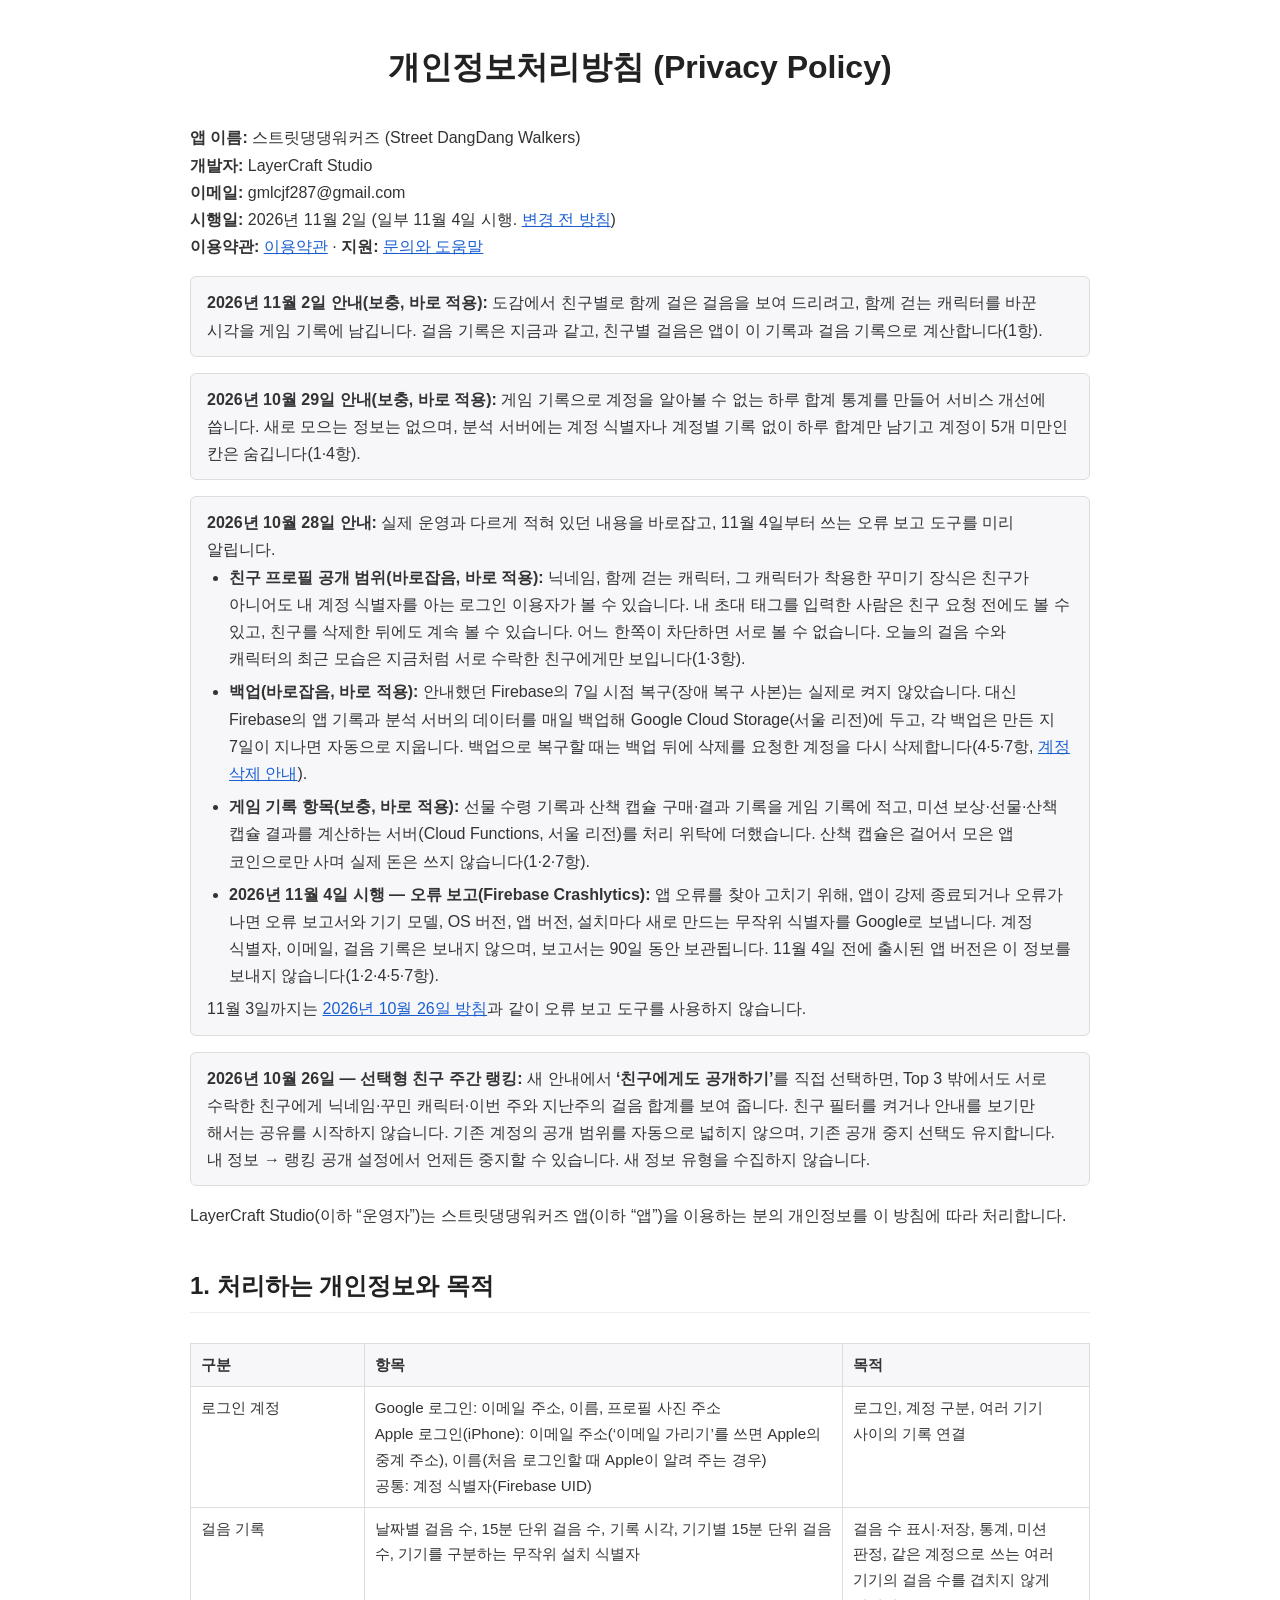
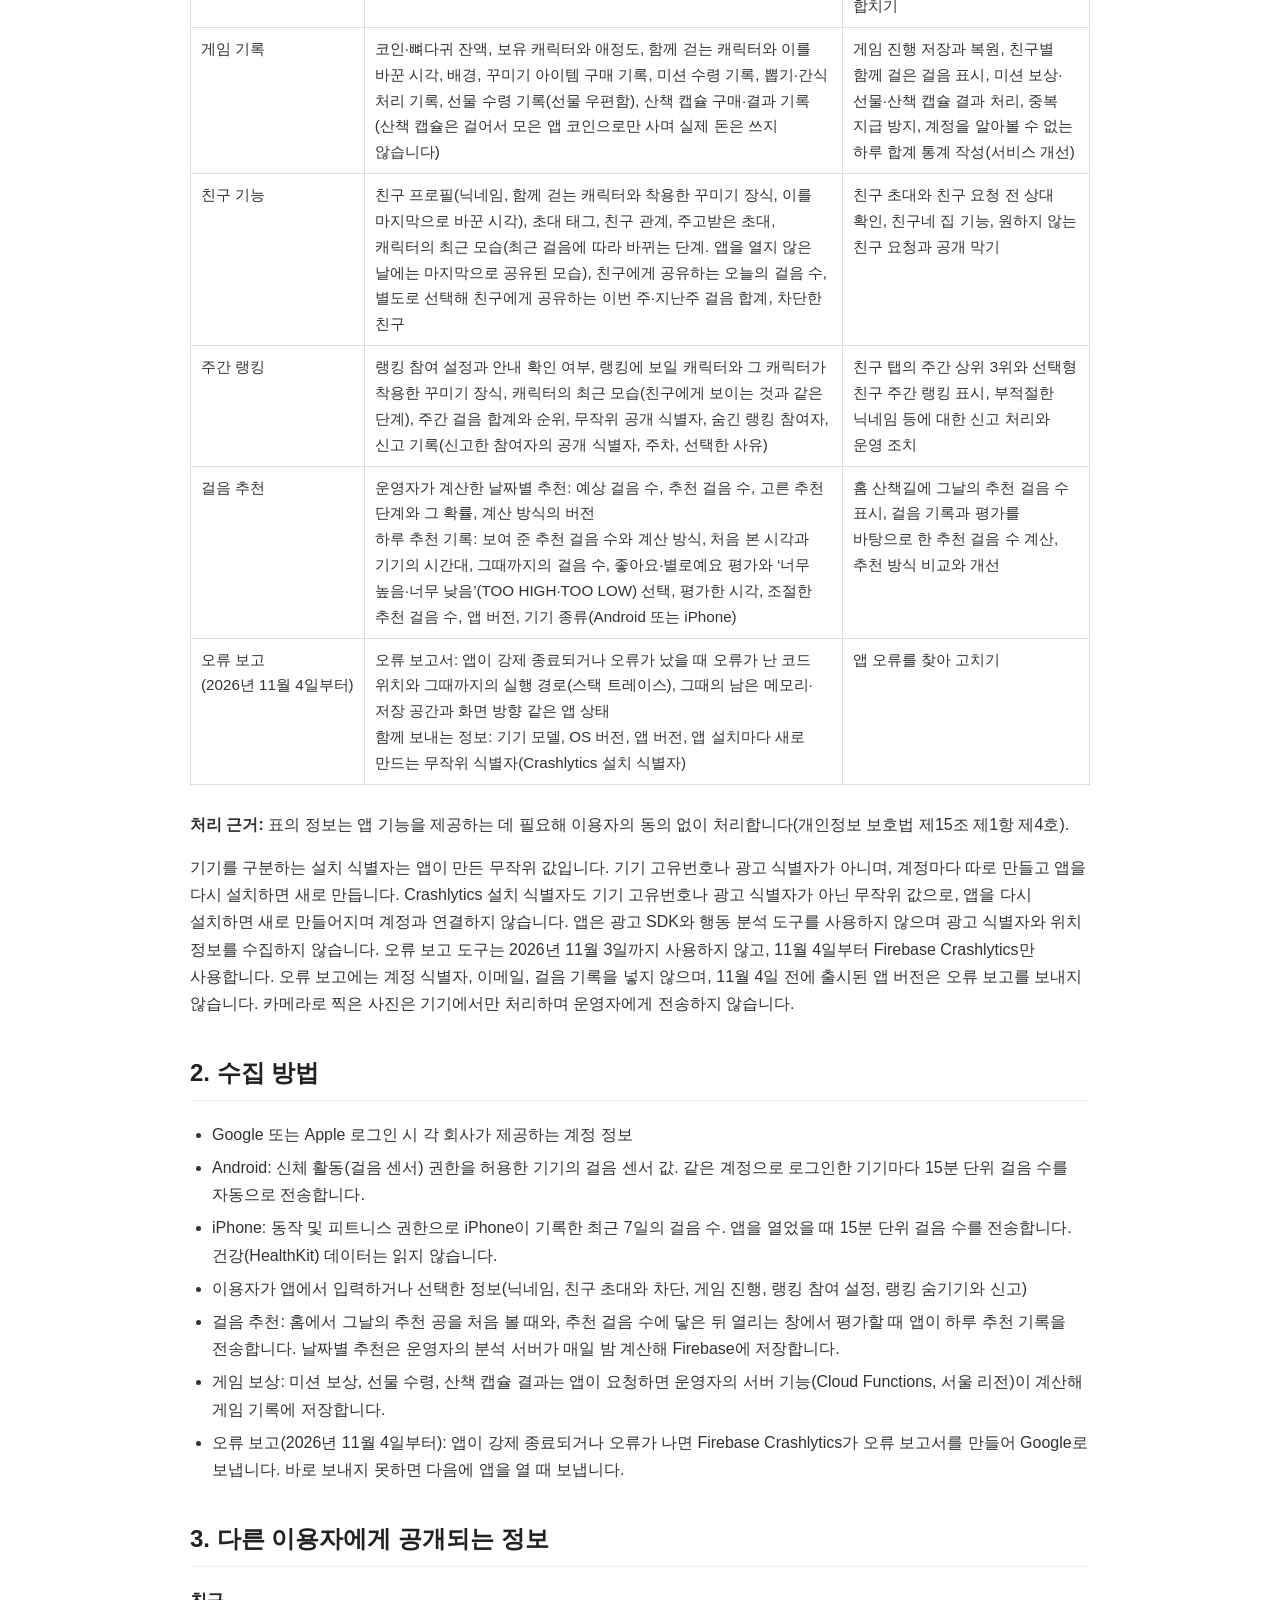
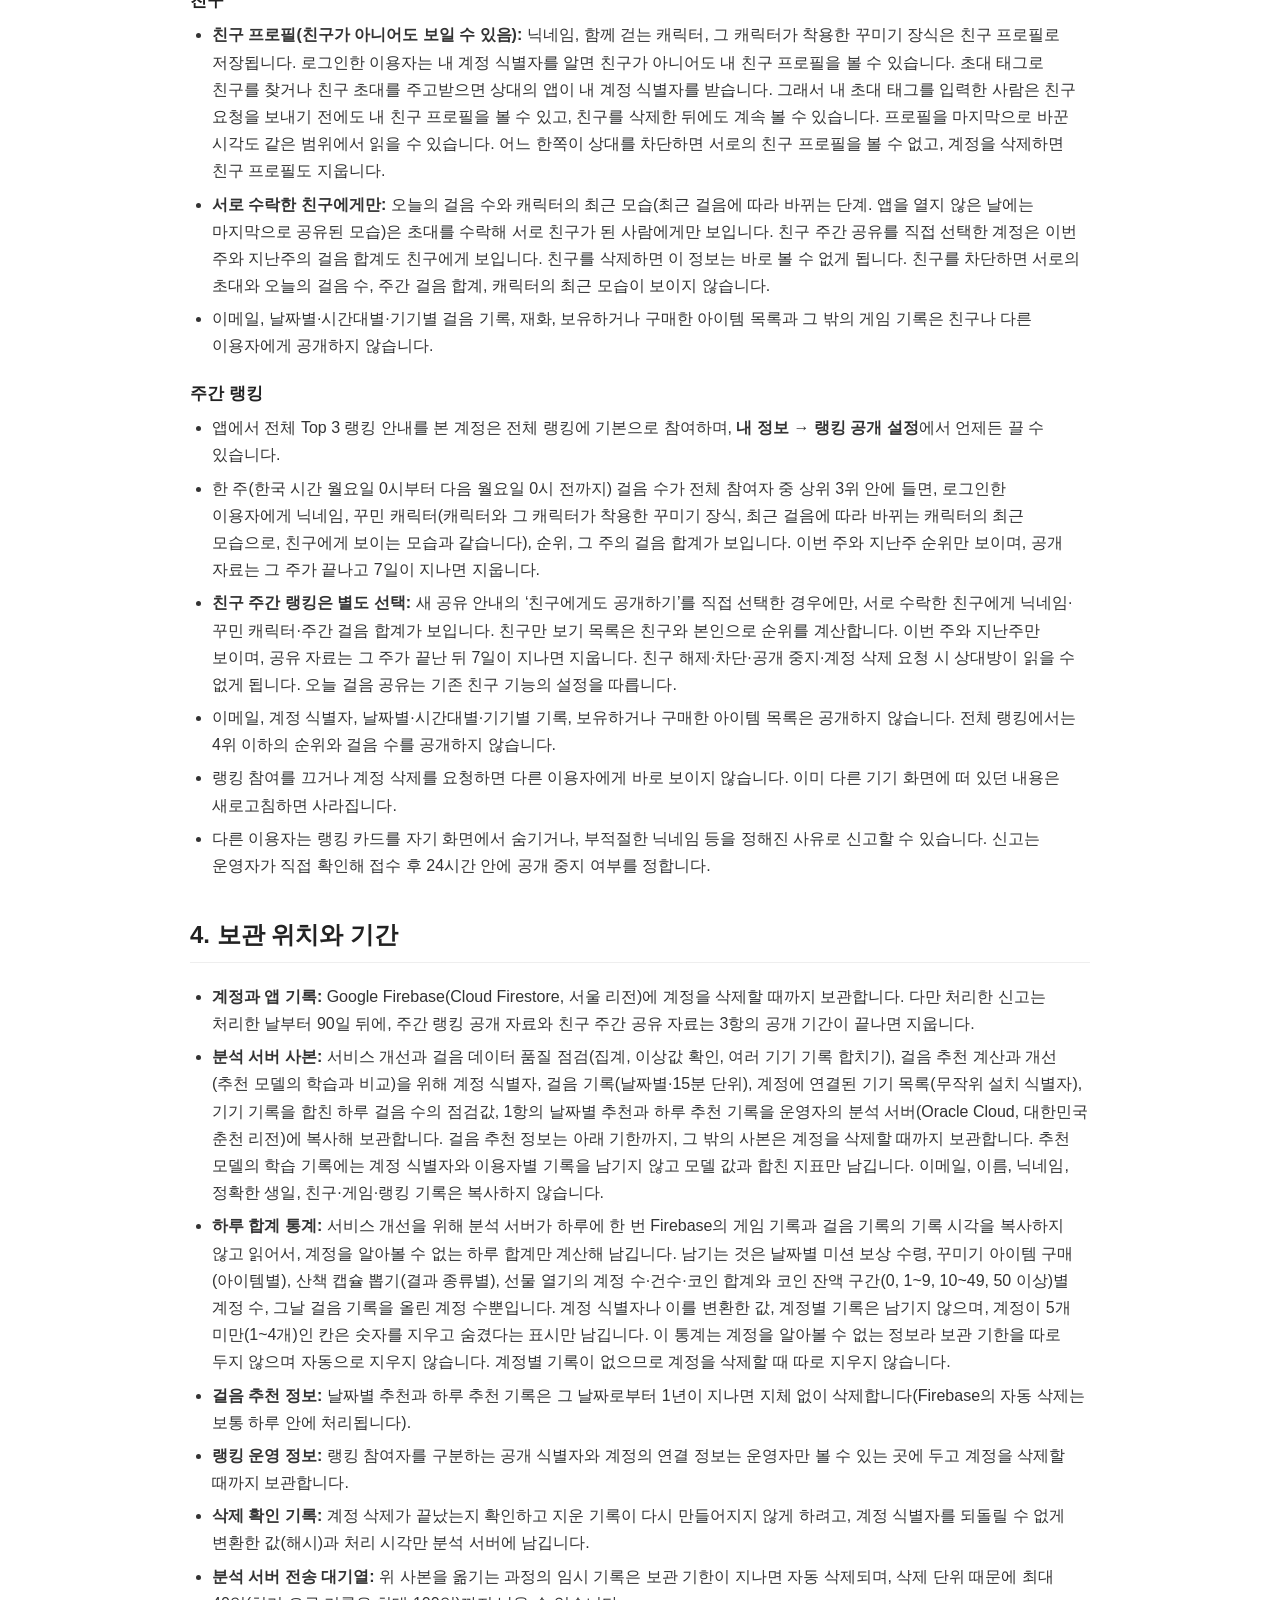
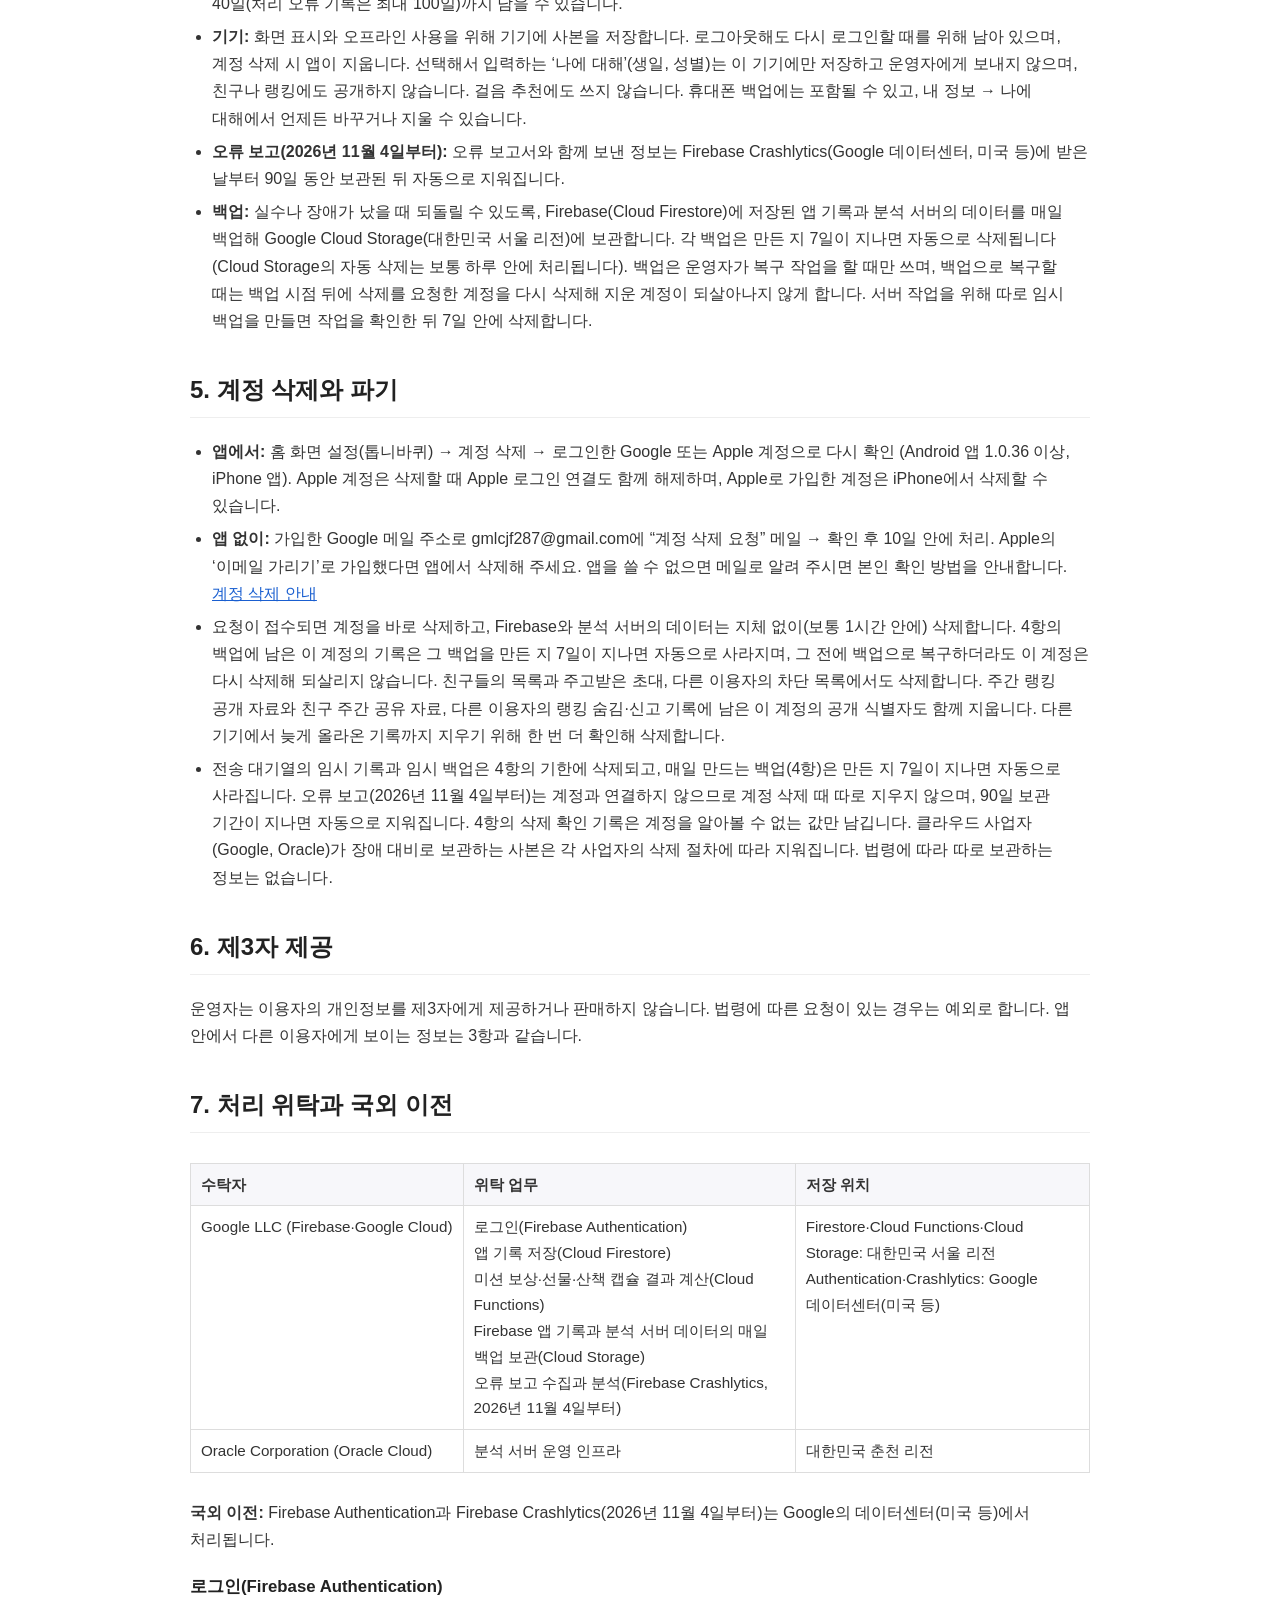
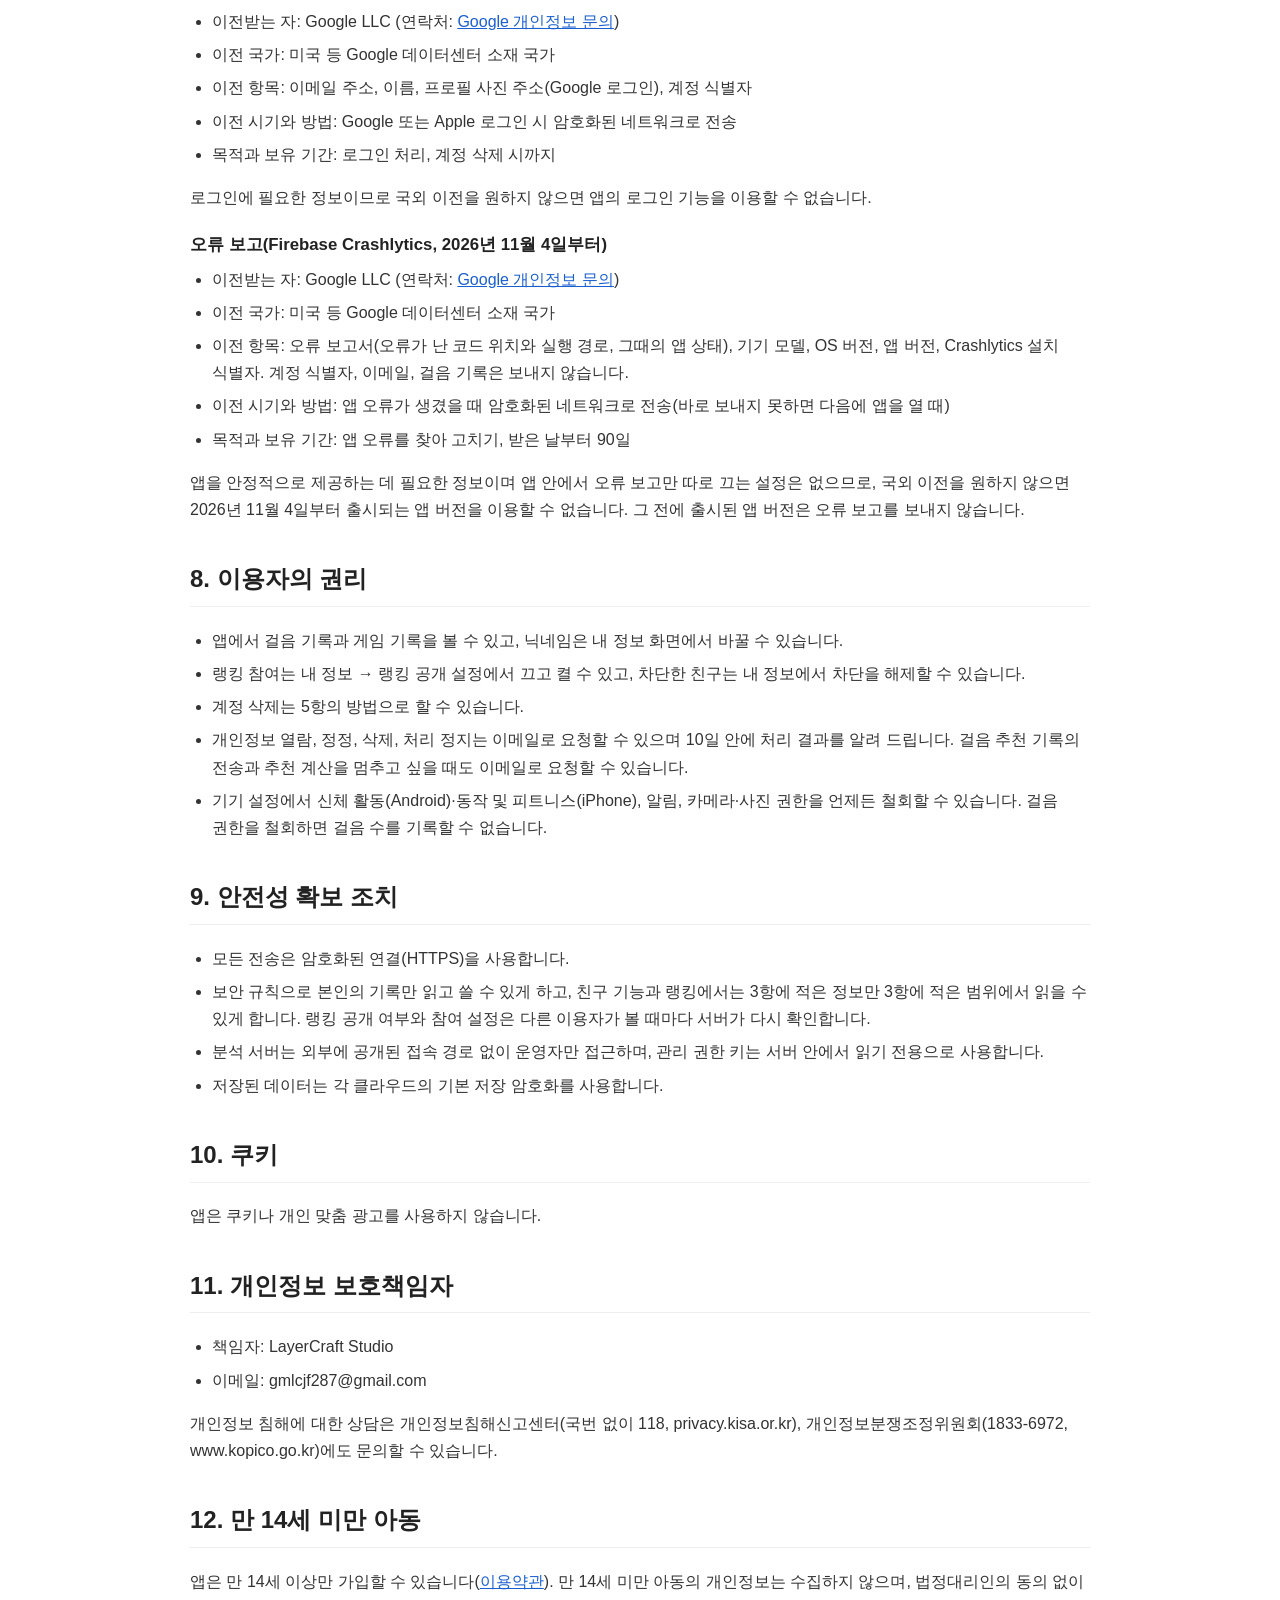
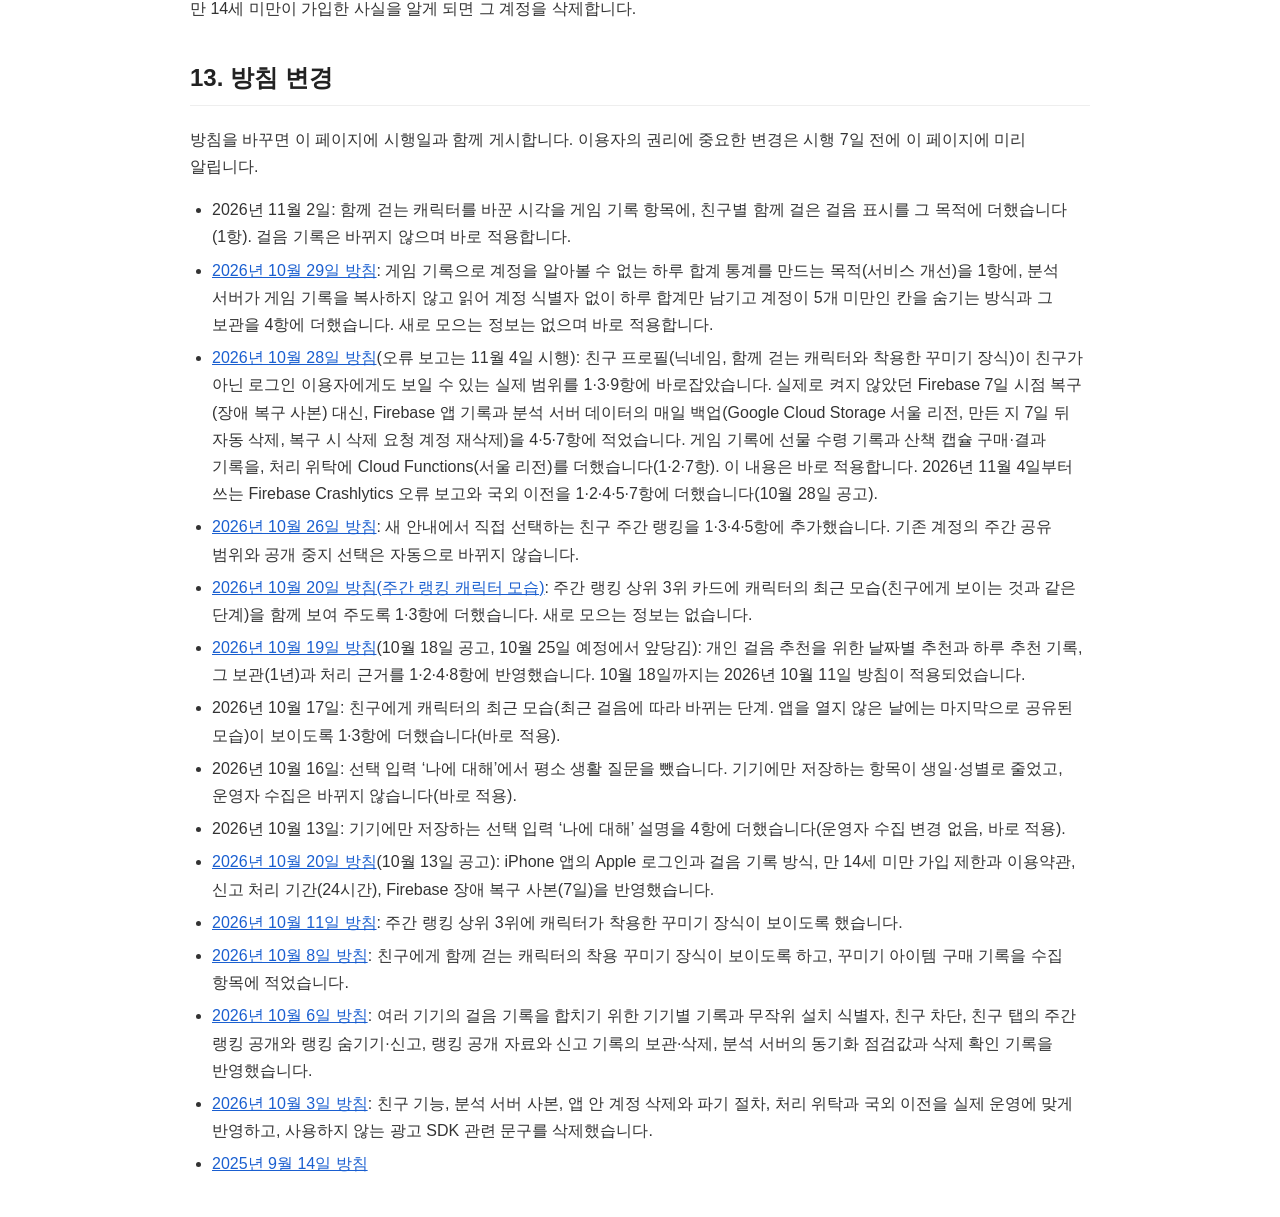
<file: privacy-2026-11-02.html>
<!DOCTYPE html>
<html lang="ko">
<head>
  <meta charset="UTF-8">
  <meta name="viewport" content="width=device-width, initial-scale=1.0">
  <title>개인정보처리방침 - 스트릿댕댕워커즈</title>
  <style>
    body {
      font-family: "Apple SD Gothic Neo", "Malgun Gothic", "Helvetica", "Arial", sans-serif;
      line-height: 1.7;
      max-width: 900px;
      margin: 40px auto;
      padding: 0 20px;
      color: #333;
      background: #fff;
      word-break: keep-all;
      overflow-wrap: anywhere;
    }
    h1 { color: #222; text-align: center; margin-bottom: 30px; }
    h2 { color: #222; margin-top: 36px; border-bottom: 1px solid #eee; padding-bottom: 6px; }
    h3 { color: #222; margin: 20px 0 6px; font-size: 1.05em; }
    ul, ol { margin: 0; padding-left: 22px; }
    li { margin-bottom: 6px; }
    table { border-collapse: collapse; width: 100%; margin: 10px 0; font-size: 0.95em; }
    th, td { border: 1px solid #ddd; padding: 8px 10px; text-align: left; vertical-align: top; }
    th { background: #f7f7fa; }
    th:first-child, td:first-child { white-space: nowrap; }
    .scroll { overflow-x: auto; }
    .notice { background: #f7f7fa; border: 1px solid #ddd; border-radius: 6px; padding: 12px 16px; margin: 16px 0; }
    a { color: #1a5fd0; }
  </style>
</head>
<body>
  <h1>개인정보처리방침 (Privacy Policy)</h1>

  <p><strong>앱 이름:</strong> 스트릿댕댕워커즈 (Street DangDang Walkers)<br>
     <strong>개발자:</strong> LayerCraft Studio<br>
     <strong>이메일:</strong> gmlcjf287@gmail.com<br>
     <strong>시행일:</strong> 2026년 11월 2일 (일부 11월 4일 시행. <a href="privacy-2026-10-29.html">변경 전 방침</a>)<br>
     <strong>이용약관:</strong> <a href="terms.html">이용약관</a> · <strong>지원:</strong> <a href="support.html">문의와 도움말</a>
  </p>

  <div class="notice">
    <strong>2026년 11월 2일 안내(보충, 바로 적용):</strong> 도감에서 친구별로 함께 걸은 걸음을 보여 드리려고, 함께 걷는 캐릭터를 바꾼 시각을 게임 기록에 남깁니다. 걸음 기록은 지금과 같고, 친구별 걸음은 앱이 이 기록과 걸음 기록으로 계산합니다(1항).
  </div>

  <div class="notice">
    <strong>2026년 10월 29일 안내(보충, 바로 적용):</strong> 게임 기록으로 계정을 알아볼 수 없는 하루 합계 통계를 만들어 서비스 개선에 씁니다. 새로 모으는 정보는 없으며, 분석 서버에는 계정 식별자나 계정별 기록 없이 하루 합계만 남기고 계정이 5개 미만인 칸은 숨깁니다(1·4항).
  </div>

  <div class="notice">
    <strong>2026년 10월 28일 안내:</strong> 실제 운영과 다르게 적혀 있던 내용을 바로잡고, 11월 4일부터 쓰는 오류 보고 도구를 미리 알립니다.
    <ul>
      <li><strong>친구 프로필 공개 범위(바로잡음, 바로 적용):</strong> 닉네임, 함께 걷는 캐릭터, 그 캐릭터가 착용한 꾸미기 장식은 친구가 아니어도 내 계정 식별자를 아는 로그인 이용자가 볼 수 있습니다. 내 초대 태그를 입력한 사람은 친구 요청 전에도 볼 수 있고, 친구를 삭제한 뒤에도 계속 볼 수 있습니다. 어느 한쪽이 차단하면 서로 볼 수 없습니다. 오늘의 걸음 수와 캐릭터의 최근 모습은 지금처럼 서로 수락한 친구에게만 보입니다(1·3항).</li>
      <li><strong>백업(바로잡음, 바로 적용):</strong> 안내했던 Firebase의 7일 시점 복구(장애 복구 사본)는 실제로 켜지 않았습니다. 대신 Firebase의 앱 기록과 분석 서버의 데이터를 매일 백업해 Google Cloud Storage(서울 리전)에 두고, 각 백업은 만든 지 7일이 지나면 자동으로 지웁니다. 백업으로 복구할 때는 백업 뒤에 삭제를 요청한 계정을 다시 삭제합니다(4·5·7항, <a href="delete-account.html">계정 삭제 안내</a>).</li>
      <li><strong>게임 기록 항목(보충, 바로 적용):</strong> 선물 수령 기록과 산책 캡슐 구매·결과 기록을 게임 기록에 적고, 미션 보상·선물·산책 캡슐 결과를 계산하는 서버(Cloud Functions, 서울 리전)를 처리 위탁에 더했습니다. 산책 캡슐은 걸어서 모은 앱 코인으로만 사며 실제 돈은 쓰지 않습니다(1·2·7항).</li>
      <li><strong>2026년 11월 4일 시행 — 오류 보고(Firebase Crashlytics):</strong> 앱 오류를 찾아 고치기 위해, 앱이 강제 종료되거나 오류가 나면 오류 보고서와 기기 모델, OS 버전, 앱 버전, 설치마다 새로 만드는 무작위 식별자를 Google로 보냅니다. 계정 식별자, 이메일, 걸음 기록은 보내지 않으며, 보고서는 90일 동안 보관됩니다. 11월 4일 전에 출시된 앱 버전은 이 정보를 보내지 않습니다(1·2·4·5·7항).</li>
    </ul>
    11월 3일까지는 <a href="privacy-2026-10-26.html">2026년 10월 26일 방침</a>과 같이 오류 보고 도구를 사용하지 않습니다.
  </div>

  <div class="notice">
    <strong>2026년 10월 26일 — 선택형 친구 주간 랭킹:</strong> 새 안내에서 <strong>‘친구에게도 공개하기’</strong>를 직접 선택하면, Top 3 밖에서도 서로 수락한 친구에게 닉네임·꾸민 캐릭터·이번 주와 지난주의 걸음 합계를 보여 줍니다. 친구 필터를 켜거나 안내를 보기만 해서는 공유를 시작하지 않습니다. 기존 계정의 공개 범위를 자동으로 넓히지 않으며, 기존 공개 중지 선택도 유지합니다. 내 정보 → 랭킹 공개 설정에서 언제든 중지할 수 있습니다. 새 정보 유형을 수집하지 않습니다.
  </div>

  <p>LayerCraft Studio(이하 “운영자”)는 스트릿댕댕워커즈 앱(이하 “앱”)을 이용하는 분의 개인정보를 이 방침에 따라 처리합니다.</p>

  <h2>1. 처리하는 개인정보와 목적</h2>
  <div class="scroll"><table>
    <tr><th>구분</th><th>항목</th><th>목적</th></tr>
    <tr><td>로그인 계정</td><td>Google 로그인: 이메일 주소, 이름, 프로필 사진 주소<br>Apple 로그인(iPhone): 이메일 주소(‘이메일 가리기’를 쓰면 Apple의 중계 주소), 이름(처음 로그인할 때 Apple이 알려 주는 경우)<br>공통: 계정 식별자(Firebase UID)</td><td>로그인, 계정 구분, 여러 기기 사이의 기록 연결</td></tr>
    <tr><td>걸음 기록</td><td>날짜별 걸음 수, 15분 단위 걸음 수, 기록 시각, 기기별 15분 단위 걸음 수, 기기를 구분하는 무작위 설치 식별자</td><td>걸음 수 표시·저장, 통계, 미션 판정, 같은 계정으로 쓰는 여러 기기의 걸음 수를 겹치지 않게 합치기</td></tr>
    <tr><td>게임 기록</td><td>코인·뼈다귀 잔액, 보유 캐릭터와 애정도, 함께 걷는 캐릭터와 이를 바꾼 시각, 배경, 꾸미기 아이템 구매 기록, 미션 수령 기록, 뽑기·간식 처리 기록, 선물 수령 기록(선물 우편함), 산책 캡슐 구매·결과 기록(산책 캡슐은 걸어서 모은 앱 코인으로만 사며 실제 돈은 쓰지 않습니다)</td><td>게임 진행 저장과 복원, 친구별 함께 걸은 걸음 표시, 미션 보상·선물·산책 캡슐 결과 처리, 중복 지급 방지, 계정을 알아볼 수 없는 하루 합계 통계 작성(서비스 개선)</td></tr>
    <tr><td>친구 기능</td><td>친구 프로필(닉네임, 함께 걷는 캐릭터와 착용한 꾸미기 장식, 이를 마지막으로 바꾼 시각), 초대 태그, 친구 관계, 주고받은 초대, 캐릭터의 최근 모습(최근 걸음에 따라 바뀌는 단계. 앱을 열지 않은 날에는 마지막으로 공유된 모습), 친구에게 공유하는 오늘의 걸음 수, 별도로 선택해 친구에게 공유하는 이번 주·지난주 걸음 합계, 차단한 친구</td><td>친구 초대와 친구 요청 전 상대 확인, 친구네 집 기능, 원하지 않는 친구 요청과 공개 막기</td></tr>
    <tr><td>주간 랭킹</td><td>랭킹 참여 설정과 안내 확인 여부, 랭킹에 보일 캐릭터와 그 캐릭터가 착용한 꾸미기 장식, 캐릭터의 최근 모습(친구에게 보이는 것과 같은 단계), 주간 걸음 합계와 순위, 무작위 공개 식별자, 숨긴 랭킹 참여자, 신고 기록(신고한 참여자의 공개 식별자, 주차, 선택한 사유)</td><td>친구 탭의 주간 상위 3위와 선택형 친구 주간 랭킹 표시, 부적절한 닉네임 등에 대한 신고 처리와 운영 조치</td></tr>
    <tr><td>걸음 추천</td><td>운영자가 계산한 날짜별 추천: 예상 걸음 수, 추천 걸음 수, 고른 추천 단계와 그 확률, 계산 방식의 버전<br>하루 추천 기록: 보여 준 추천 걸음 수와 계산 방식, 처음 본 시각과 기기의 시간대, 그때까지의 걸음 수, 좋아요·별로예요 평가와 ‘너무 높음·너무 낮음’(TOO HIGH·TOO LOW) 선택, 평가한 시각, 조절한 추천 걸음 수, 앱 버전, 기기 종류(Android 또는 iPhone)</td><td>홈 산책길에 그날의 추천 걸음 수 표시, 걸음 기록과 평가를 바탕으로 한 추천 걸음 수 계산, 추천 방식 비교와 개선</td></tr>
    <tr><td>오류 보고<br>(2026년 11월 4일부터)</td><td>오류 보고서: 앱이 강제 종료되거나 오류가 났을 때 오류가 난 코드 위치와 그때까지의 실행 경로(스택 트레이스), 그때의 남은 메모리·저장 공간과 화면 방향 같은 앱 상태<br>함께 보내는 정보: 기기 모델, OS 버전, 앱 버전, 앱 설치마다 새로 만드는 무작위 식별자(Crashlytics 설치 식별자)</td><td>앱 오류를 찾아 고치기</td></tr>
  </table></div>
  <p><strong>처리 근거:</strong> 표의 정보는 앱 기능을 제공하는 데 필요해 이용자의 동의 없이 처리합니다(개인정보 보호법 제15조 제1항 제4호).</p>
  <p>기기를 구분하는 설치 식별자는 앱이 만든 무작위 값입니다. 기기 고유번호나 광고 식별자가 아니며, 계정마다 따로 만들고 앱을 다시 설치하면 새로 만듭니다.
     Crashlytics 설치 식별자도 기기 고유번호나 광고 식별자가 아닌 무작위 값으로, 앱을 다시 설치하면 새로 만들어지며 계정과 연결하지 않습니다.
     앱은 광고 SDK와 행동 분석 도구를 사용하지 않으며 광고 식별자와 위치 정보를 수집하지 않습니다.
     오류 보고 도구는 2026년 11월 3일까지 사용하지 않고, 11월 4일부터 Firebase Crashlytics만 사용합니다. 오류 보고에는 계정 식별자, 이메일, 걸음 기록을 넣지 않으며, 11월 4일 전에 출시된 앱 버전은 오류 보고를 보내지 않습니다.
     카메라로 찍은 사진은 기기에서만 처리하며 운영자에게 전송하지 않습니다.</p>

  <h2>2. 수집 방법</h2>
  <ul>
    <li>Google 또는 Apple 로그인 시 각 회사가 제공하는 계정 정보</li>
    <li>Android: 신체 활동(걸음 센서) 권한을 허용한 기기의 걸음 센서 값. 같은 계정으로 로그인한 기기마다 15분 단위 걸음 수를 자동으로 전송합니다.</li>
    <li>iPhone: 동작 및 피트니스 권한으로 iPhone이 기록한 최근 7일의 걸음 수. 앱을 열었을 때 15분 단위 걸음 수를 전송합니다. 건강(HealthKit) 데이터는 읽지 않습니다.</li>
    <li>이용자가 앱에서 입력하거나 선택한 정보(닉네임, 친구 초대와 차단, 게임 진행, 랭킹 참여 설정, 랭킹 숨기기와 신고)</li>
    <li>걸음 추천: 홈에서 그날의 추천 공을 처음 볼 때와, 추천 걸음 수에 닿은 뒤 열리는 창에서 평가할 때 앱이 하루 추천 기록을 전송합니다. 날짜별 추천은 운영자의 분석 서버가 매일 밤 계산해 Firebase에 저장합니다.</li>
    <li>게임 보상: 미션 보상, 선물 수령, 산책 캡슐 결과는 앱이 요청하면 운영자의 서버 기능(Cloud Functions, 서울 리전)이 계산해 게임 기록에 저장합니다.</li>
    <li>오류 보고(2026년 11월 4일부터): 앱이 강제 종료되거나 오류가 나면 Firebase Crashlytics가 오류 보고서를 만들어 Google로 보냅니다. 바로 보내지 못하면 다음에 앱을 열 때 보냅니다.</li>
  </ul>

  <h2>3. 다른 이용자에게 공개되는 정보</h2>
  <h3>친구</h3>
  <ul>
    <li><strong>친구 프로필(친구가 아니어도 보일 수 있음):</strong> 닉네임, 함께 걷는 캐릭터, 그 캐릭터가 착용한 꾸미기 장식은 친구 프로필로 저장됩니다. 로그인한 이용자는 내 계정 식별자를 알면 친구가 아니어도 내 친구 프로필을 볼 수 있습니다. 초대 태그로 친구를 찾거나 친구 초대를 주고받으면 상대의 앱이 내 계정 식별자를 받습니다. 그래서 내 초대 태그를 입력한 사람은 친구 요청을 보내기 전에도 내 친구 프로필을 볼 수 있고, 친구를 삭제한 뒤에도 계속 볼 수 있습니다. 프로필을 마지막으로 바꾼 시각도 같은 범위에서 읽을 수 있습니다. 어느 한쪽이 상대를 차단하면 서로의 친구 프로필을 볼 수 없고, 계정을 삭제하면 친구 프로필도 지웁니다.</li>
    <li><strong>서로 수락한 친구에게만:</strong> 오늘의 걸음 수와 캐릭터의 최근 모습(최근 걸음에 따라 바뀌는 단계. 앱을 열지 않은 날에는 마지막으로 공유된 모습)은 초대를 수락해 서로 친구가 된 사람에게만 보입니다. 친구 주간 공유를 직접 선택한 계정은 이번 주와 지난주의 걸음 합계도 친구에게 보입니다. 친구를 삭제하면 이 정보는 바로 볼 수 없게 됩니다. 친구를 차단하면 서로의 초대와 오늘의 걸음 수, 주간 걸음 합계, 캐릭터의 최근 모습이 보이지 않습니다.</li>
    <li>이메일, 날짜별·시간대별·기기별 걸음 기록, 재화, 보유하거나 구매한 아이템 목록과 그 밖의 게임 기록은 친구나 다른 이용자에게 공개하지 않습니다.</li>
  </ul>
  <h3>주간 랭킹</h3>
  <ul>
    <li>앱에서 전체 Top 3 랭킹 안내를 본 계정은 전체 랭킹에 기본으로 참여하며, <strong>내 정보 → 랭킹 공개 설정</strong>에서 언제든 끌 수 있습니다.</li>
    <li>한 주(한국 시간 월요일 0시부터 다음 월요일 0시 전까지) 걸음 수가 전체 참여자 중 상위 3위 안에 들면, 로그인한 이용자에게 닉네임, 꾸민 캐릭터(캐릭터와 그 캐릭터가 착용한 꾸미기 장식, 최근 걸음에 따라 바뀌는 캐릭터의 최근 모습으로, 친구에게 보이는 모습과 같습니다), 순위, 그 주의 걸음 합계가 보입니다. 이번 주와 지난주 순위만 보이며, 공개 자료는 그 주가 끝나고 7일이 지나면 지웁니다.</li>
    <li><strong>친구 주간 랭킹은 별도 선택:</strong> 새 공유 안내의 ‘친구에게도 공개하기’를 직접 선택한 경우에만, 서로 수락한 친구에게 닉네임·꾸민 캐릭터·주간 걸음 합계가 보입니다. 친구만 보기 목록은 친구와 본인으로 순위를 계산합니다. 이번 주와 지난주만 보이며, 공유 자료는 그 주가 끝난 뒤 7일이 지나면 지웁니다. 친구 해제·차단·공개 중지·계정 삭제 요청 시 상대방이 읽을 수 없게 됩니다. 오늘 걸음 공유는 기존 친구 기능의 설정을 따릅니다.</li>
    <li>이메일, 계정 식별자, 날짜별·시간대별·기기별 기록, 보유하거나 구매한 아이템 목록은 공개하지 않습니다. 전체 랭킹에서는 4위 이하의 순위와 걸음 수를 공개하지 않습니다.</li>
    <li>랭킹 참여를 끄거나 계정 삭제를 요청하면 다른 이용자에게 바로 보이지 않습니다. 이미 다른 기기 화면에 떠 있던 내용은 새로고침하면 사라집니다.</li>
    <li>다른 이용자는 랭킹 카드를 자기 화면에서 숨기거나, 부적절한 닉네임 등을 정해진 사유로 신고할 수 있습니다. 신고는 운영자가 직접 확인해 접수 후 24시간 안에 공개 중지 여부를 정합니다.</li>
  </ul>

  <h2>4. 보관 위치와 기간</h2>
  <ul>
    <li><strong>계정과 앱 기록:</strong> Google Firebase(Cloud Firestore, 서울 리전)에 계정을 삭제할 때까지 보관합니다. 다만 처리한 신고는 처리한 날부터 90일 뒤에, 주간 랭킹 공개 자료와 친구 주간 공유 자료는 3항의 공개 기간이 끝나면 지웁니다.</li>
    <li><strong>분석 서버 사본:</strong> 서비스 개선과 걸음 데이터 품질 점검(집계, 이상값 확인, 여러 기기 기록 합치기), 걸음 추천 계산과 개선(추천 모델의 학습과 비교)을 위해 계정 식별자, 걸음 기록(날짜별·15분 단위), 계정에 연결된 기기 목록(무작위 설치 식별자), 기기 기록을 합친 하루 걸음 수의 점검값, 1항의 날짜별 추천과 하루 추천 기록을 운영자의 분석 서버(Oracle Cloud, 대한민국 춘천 리전)에 복사해 보관합니다. 걸음 추천 정보는 아래 기한까지, 그 밖의 사본은 계정을 삭제할 때까지 보관합니다. 추천 모델의 학습 기록에는 계정 식별자와 이용자별 기록을 남기지 않고 모델 값과 합친 지표만 남깁니다. 이메일, 이름, 닉네임, 정확한 생일, 친구·게임·랭킹 기록은 복사하지 않습니다.</li>
    <li><strong>하루 합계 통계:</strong> 서비스 개선을 위해 분석 서버가 하루에 한 번 Firebase의 게임 기록과 걸음 기록의 기록 시각을 복사하지 않고 읽어서, 계정을 알아볼 수 없는 하루 합계만 계산해 남깁니다. 남기는 것은 날짜별 미션 보상 수령, 꾸미기 아이템 구매(아이템별), 산책 캡슐 뽑기(결과 종류별), 선물 열기의 계정 수·건수·코인 합계와 코인 잔액 구간(0, 1~9, 10~49, 50 이상)별 계정 수, 그날 걸음 기록을 올린 계정 수뿐입니다. 계정 식별자나 이를 변환한 값, 계정별 기록은 남기지 않으며, 계정이 5개 미만(1~4개)인 칸은 숫자를 지우고 숨겼다는 표시만 남깁니다. 이 통계는 계정을 알아볼 수 없는 정보라 보관 기한을 따로 두지 않으며 자동으로 지우지 않습니다. 계정별 기록이 없으므로 계정을 삭제할 때 따로 지우지 않습니다.</li>
    <li><strong>걸음 추천 정보:</strong> 날짜별 추천과 하루 추천 기록은 그 날짜로부터 1년이 지나면 지체 없이 삭제합니다(Firebase의 자동 삭제는 보통 하루 안에 처리됩니다).</li>
    <li><strong>랭킹 운영 정보:</strong> 랭킹 참여자를 구분하는 공개 식별자와 계정의 연결 정보는 운영자만 볼 수 있는 곳에 두고 계정을 삭제할 때까지 보관합니다.</li>
    <li><strong>삭제 확인 기록:</strong> 계정 삭제가 끝났는지 확인하고 지운 기록이 다시 만들어지지 않게 하려고, 계정 식별자를 되돌릴 수 없게 변환한 값(해시)과 처리 시각만 분석 서버에 남깁니다.</li>
    <li><strong>분석 서버 전송 대기열:</strong> 위 사본을 옮기는 과정의 임시 기록은 보관 기한이 지나면 자동 삭제되며, 삭제 단위 때문에 최대 40일(처리 오류 기록은 최대 100일)까지 남을 수 있습니다.</li>
    <li><strong>기기:</strong> 화면 표시와 오프라인 사용을 위해 기기에 사본을 저장합니다. 로그아웃해도 다시 로그인할 때를 위해 남아 있으며, 계정 삭제 시 앱이 지웁니다. 선택해서 입력하는 ‘나에 대해’(생일, 성별)는 이 기기에만 저장하고 운영자에게 보내지 않으며, 친구나 랭킹에도 공개하지 않습니다. 걸음 추천에도 쓰지 않습니다. 휴대폰 백업에는 포함될 수 있고, 내 정보 → 나에 대해에서 언제든 바꾸거나 지울 수 있습니다.</li>
    <li><strong>오류 보고(2026년 11월 4일부터):</strong> 오류 보고서와 함께 보낸 정보는 Firebase Crashlytics(Google 데이터센터, 미국 등)에 받은 날부터 90일 동안 보관된 뒤 자동으로 지워집니다.</li>
    <li><strong>백업:</strong> 실수나 장애가 났을 때 되돌릴 수 있도록, Firebase(Cloud Firestore)에 저장된 앱 기록과 분석 서버의 데이터를 매일 백업해 Google Cloud Storage(대한민국 서울 리전)에 보관합니다. 각 백업은 만든 지 7일이 지나면 자동으로 삭제됩니다(Cloud Storage의 자동 삭제는 보통 하루 안에 처리됩니다). 백업은 운영자가 복구 작업을 할 때만 쓰며, 백업으로 복구할 때는 백업 시점 뒤에 삭제를 요청한 계정을 다시 삭제해 지운 계정이 되살아나지 않게 합니다. 서버 작업을 위해 따로 임시 백업을 만들면 작업을 확인한 뒤 7일 안에 삭제합니다.</li>
  </ul>

  <h2>5. 계정 삭제와 파기</h2>
  <ul>
    <li><strong>앱에서:</strong> 홈 화면 설정(톱니바퀴) → 계정 삭제 → 로그인한 Google 또는 Apple 계정으로 다시 확인 (Android 앱 1.0.36 이상, iPhone 앱). Apple 계정은 삭제할 때 Apple 로그인 연결도 함께 해제하며, Apple로 가입한 계정은 iPhone에서 삭제할 수 있습니다.</li>
    <li><strong>앱 없이:</strong> 가입한 Google 메일 주소로 gmlcjf287@gmail.com에 “계정 삭제 요청” 메일 → 확인 후 10일 안에 처리. Apple의 ‘이메일 가리기’로 가입했다면 앱에서 삭제해 주세요. 앱을 쓸 수 없으면 메일로 알려 주시면 본인 확인 방법을 안내합니다. <a href="delete-account.html">계정 삭제 안내</a></li>
    <li>요청이 접수되면 계정을 바로 삭제하고, Firebase와 분석 서버의 데이터는 지체 없이(보통 1시간 안에) 삭제합니다. 4항의 백업에 남은 이 계정의 기록은 그 백업을 만든 지 7일이 지나면 자동으로 사라지며, 그 전에 백업으로 복구하더라도 이 계정은 다시 삭제해 되살리지 않습니다. 친구들의 목록과 주고받은 초대, 다른 이용자의 차단 목록에서도 삭제합니다. 주간 랭킹 공개 자료와 친구 주간 공유 자료, 다른 이용자의 랭킹 숨김·신고 기록에 남은 이 계정의 공개 식별자도 함께 지웁니다. 다른 기기에서 늦게 올라온 기록까지 지우기 위해 한 번 더 확인해 삭제합니다.</li>
    <li>전송 대기열의 임시 기록과 임시 백업은 4항의 기한에 삭제되고, 매일 만드는 백업(4항)은 만든 지 7일이 지나면 자동으로 사라집니다. 오류 보고(2026년 11월 4일부터)는 계정과 연결하지 않으므로 계정 삭제 때 따로 지우지 않으며, 90일 보관 기간이 지나면 자동으로 지워집니다. 4항의 삭제 확인 기록은 계정을 알아볼 수 없는 값만 남깁니다. 클라우드 사업자(Google, Oracle)가 장애 대비로 보관하는 사본은 각 사업자의 삭제 절차에 따라 지워집니다. 법령에 따라 따로 보관하는 정보는 없습니다.</li>
  </ul>

  <h2>6. 제3자 제공</h2>
  <p>운영자는 이용자의 개인정보를 제3자에게 제공하거나 판매하지 않습니다. 법령에 따른 요청이 있는 경우는 예외로 합니다. 앱 안에서 다른 이용자에게 보이는 정보는 3항과 같습니다.</p>

  <h2>7. 처리 위탁과 국외 이전</h2>
  <div class="scroll"><table>
    <tr><th>수탁자</th><th>위탁 업무</th><th>저장 위치</th></tr>
    <tr><td>Google LLC (Firebase·Google Cloud)</td><td>로그인(Firebase Authentication)<br>앱 기록 저장(Cloud Firestore)<br>미션 보상·선물·산책 캡슐 결과 계산(Cloud Functions)<br>Firebase 앱 기록과 분석 서버 데이터의 매일 백업 보관(Cloud Storage)<br>오류 보고 수집과 분석(Firebase Crashlytics, 2026년 11월 4일부터)</td><td>Firestore·Cloud Functions·Cloud Storage: 대한민국 서울 리전<br>Authentication·Crashlytics: Google 데이터센터(미국 등)</td></tr>
    <tr><td>Oracle Corporation (Oracle Cloud)</td><td>분석 서버 운영 인프라</td><td>대한민국 춘천 리전</td></tr>
  </table></div>
  <p><strong>국외 이전:</strong> Firebase Authentication과 Firebase Crashlytics(2026년 11월 4일부터)는 Google의 데이터센터(미국 등)에서 처리됩니다.</p>
  <h3>로그인(Firebase Authentication)</h3>
  <ul>
    <li>이전받는 자: Google LLC (연락처: <a href="https://support.google.com/policies/contact/general_privacy_form">Google 개인정보 문의</a>)</li>
    <li>이전 국가: 미국 등 Google 데이터센터 소재 국가</li>
    <li>이전 항목: 이메일 주소, 이름, 프로필 사진 주소(Google 로그인), 계정 식별자</li>
    <li>이전 시기와 방법: Google 또는 Apple 로그인 시 암호화된 네트워크로 전송</li>
    <li>목적과 보유 기간: 로그인 처리, 계정 삭제 시까지</li>
  </ul>
  <p>로그인에 필요한 정보이므로 국외 이전을 원하지 않으면 앱의 로그인 기능을 이용할 수 없습니다.</p>
  <h3>오류 보고(Firebase Crashlytics, 2026년 11월 4일부터)</h3>
  <ul>
    <li>이전받는 자: Google LLC (연락처: <a href="https://support.google.com/policies/contact/general_privacy_form">Google 개인정보 문의</a>)</li>
    <li>이전 국가: 미국 등 Google 데이터센터 소재 국가</li>
    <li>이전 항목: 오류 보고서(오류가 난 코드 위치와 실행 경로, 그때의 앱 상태), 기기 모델, OS 버전, 앱 버전, Crashlytics 설치 식별자. 계정 식별자, 이메일, 걸음 기록은 보내지 않습니다.</li>
    <li>이전 시기와 방법: 앱 오류가 생겼을 때 암호화된 네트워크로 전송(바로 보내지 못하면 다음에 앱을 열 때)</li>
    <li>목적과 보유 기간: 앱 오류를 찾아 고치기, 받은 날부터 90일</li>
  </ul>
  <p>앱을 안정적으로 제공하는 데 필요한 정보이며 앱 안에서 오류 보고만 따로 끄는 설정은 없으므로, 국외 이전을 원하지 않으면 2026년 11월 4일부터 출시되는 앱 버전을 이용할 수 없습니다. 그 전에 출시된 앱 버전은 오류 보고를 보내지 않습니다.</p>

  <h2>8. 이용자의 권리</h2>
  <ul>
    <li>앱에서 걸음 기록과 게임 기록을 볼 수 있고, 닉네임은 내 정보 화면에서 바꿀 수 있습니다.</li>
    <li>랭킹 참여는 내 정보 → 랭킹 공개 설정에서 끄고 켤 수 있고, 차단한 친구는 내 정보에서 차단을 해제할 수 있습니다.</li>
    <li>계정 삭제는 5항의 방법으로 할 수 있습니다.</li>
    <li>개인정보 열람, 정정, 삭제, 처리 정지는 이메일로 요청할 수 있으며 10일 안에 처리 결과를 알려 드립니다. 걸음 추천 기록의 전송과 추천 계산을 멈추고 싶을 때도 이메일로 요청할 수 있습니다.</li>
    <li>기기 설정에서 신체 활동(Android)·동작 및 피트니스(iPhone), 알림, 카메라·사진 권한을 언제든 철회할 수 있습니다. 걸음 권한을 철회하면 걸음 수를 기록할 수 없습니다.</li>
  </ul>

  <h2>9. 안전성 확보 조치</h2>
  <ul>
    <li>모든 전송은 암호화된 연결(HTTPS)을 사용합니다.</li>
    <li>보안 규칙으로 본인의 기록만 읽고 쓸 수 있게 하고, 친구 기능과 랭킹에서는 3항에 적은 정보만 3항에 적은 범위에서 읽을 수 있게 합니다. 랭킹 공개 여부와 참여 설정은 다른 이용자가 볼 때마다 서버가 다시 확인합니다.</li>
    <li>분석 서버는 외부에 공개된 접속 경로 없이 운영자만 접근하며, 관리 권한 키는 서버 안에서 읽기 전용으로 사용합니다.</li>
    <li>저장된 데이터는 각 클라우드의 기본 저장 암호화를 사용합니다.</li>
  </ul>

  <h2>10. 쿠키</h2>
  <p>앱은 쿠키나 개인 맞춤 광고를 사용하지 않습니다.</p>

  <h2>11. 개인정보 보호책임자</h2>
  <ul>
    <li>책임자: LayerCraft Studio</li>
    <li>이메일: gmlcjf287@gmail.com</li>
  </ul>
  <p>개인정보 침해에 대한 상담은 개인정보침해신고센터(국번 없이 118, privacy.kisa.or.kr), 개인정보분쟁조정위원회(1833-6972, www.kopico.go.kr)에도 문의할 수 있습니다.</p>

  <h2>12. 만 14세 미만 아동</h2>
  <p>앱은 만 14세 이상만 가입할 수 있습니다(<a href="terms.html">이용약관</a>). 만 14세 미만 아동의 개인정보는 수집하지 않으며, 법정대리인의 동의 없이 만 14세 미만이 가입한 사실을 알게 되면 그 계정을 삭제합니다.</p>
  <h2>13. 방침 변경</h2>
  <p>방침을 바꾸면 이 페이지에 시행일과 함께 게시합니다. 이용자의 권리에 중요한 변경은 시행 7일 전에 이 페이지에 미리 알립니다.</p>
  <ul>
    <li>2026년 11월 2일: 함께 걷는 캐릭터를 바꾼 시각을 게임 기록 항목에, 친구별 함께 걸은 걸음 표시를 그 목적에 더했습니다(1항). 걸음 기록은 바뀌지 않으며 바로 적용합니다.</li>
    <li><a href="privacy-2026-10-29.html">2026년 10월 29일 방침</a>: 게임 기록으로 계정을 알아볼 수 없는 하루 합계 통계를 만드는 목적(서비스 개선)을 1항에, 분석 서버가 게임 기록을 복사하지 않고 읽어 계정 식별자 없이 하루 합계만 남기고 계정이 5개 미만인 칸을 숨기는 방식과 그 보관을 4항에 더했습니다. 새로 모으는 정보는 없으며 바로 적용합니다.</li>
    <li><a href="privacy-2026-10-28.html">2026년 10월 28일 방침</a>(오류 보고는 11월 4일 시행): 친구 프로필(닉네임, 함께 걷는 캐릭터와 착용한 꾸미기 장식)이 친구가 아닌 로그인 이용자에게도 보일 수 있는 실제 범위를 1·3·9항에 바로잡았습니다. 실제로 켜지 않았던 Firebase 7일 시점 복구(장애 복구 사본) 대신, Firebase 앱 기록과 분석 서버 데이터의 매일 백업(Google Cloud Storage 서울 리전, 만든 지 7일 뒤 자동 삭제, 복구 시 삭제 요청 계정 재삭제)을 4·5·7항에 적었습니다. 게임 기록에 선물 수령 기록과 산책 캡슐 구매·결과 기록을, 처리 위탁에 Cloud Functions(서울 리전)를 더했습니다(1·2·7항). 이 내용은 바로 적용합니다. 2026년 11월 4일부터 쓰는 Firebase Crashlytics 오류 보고와 국외 이전을 1·2·4·5·7항에 더했습니다(10월 28일 공고).</li>
    <li><a href="privacy-2026-10-26.html">2026년 10월 26일 방침</a>: 새 안내에서 직접 선택하는 친구 주간 랭킹을 1·3·4·5항에 추가했습니다. 기존 계정의 주간 공유 범위와 공개 중지 선택은 자동으로 바뀌지 않습니다.</li>
    <li><a href="privacy-before-friends-2026-10-26.html">2026년 10월 20일 방침(주간 랭킹 캐릭터 모습)</a>: 주간 랭킹 상위 3위 카드에 캐릭터의 최근 모습(친구에게 보이는 것과 같은 단계)을 함께 보여 주도록 1·3항에 더했습니다. 새로 모으는 정보는 없습니다.</li>
    <li><a href="privacy-2026-10-19.html">2026년 10월 19일 방침</a>(10월 18일 공고, 10월 25일 예정에서 앞당김): 개인 걸음 추천을 위한 날짜별 추천과 하루 추천 기록, 그 보관(1년)과 처리 근거를 1·2·4·8항에 반영했습니다. 10월 18일까지는 2026년 10월 11일 방침이 적용되었습니다.</li>
    <li>2026년 10월 17일: 친구에게 캐릭터의 최근 모습(최근 걸음에 따라 바뀌는 단계. 앱을 열지 않은 날에는 마지막으로 공유된 모습)이 보이도록 1·3항에 더했습니다(바로 적용).</li>
    <li>2026년 10월 16일: 선택 입력 ‘나에 대해’에서 평소 생활 질문을 뺐습니다. 기기에만 저장하는 항목이 생일·성별로 줄었고, 운영자 수집은 바뀌지 않습니다(바로 적용).</li>
    <li>2026년 10월 13일: 기기에만 저장하는 선택 입력 ‘나에 대해’ 설명을 4항에 더했습니다(운영자 수집 변경 없음, 바로 적용).</li>
    <li><a href="privacy-2026-10-20.html">2026년 10월 20일 방침</a>(10월 13일 공고): iPhone 앱의 Apple 로그인과 걸음 기록 방식, 만 14세 미만 가입 제한과 이용약관, 신고 처리 기간(24시간), Firebase 장애 복구 사본(7일)을 반영했습니다.</li>
    <li><a href="privacy-2026-10-11.html">2026년 10월 11일 방침</a>: 주간 랭킹 상위 3위에 캐릭터가 착용한 꾸미기 장식이 보이도록 했습니다.</li>
    <li><a href="privacy-2026-10-08.html">2026년 10월 8일 방침</a>: 친구에게 함께 걷는 캐릭터의 착용 꾸미기 장식이 보이도록 하고, 꾸미기 아이템 구매 기록을 수집 항목에 적었습니다.</li>
    <li><a href="privacy-2026-10-06.html">2026년 10월 6일 방침</a>: 여러 기기의 걸음 기록을 합치기 위한 기기별 기록과 무작위 설치 식별자, 친구 차단, 친구 탭의 주간 랭킹 공개와 랭킹 숨기기·신고, 랭킹 공개 자료와 신고 기록의 보관·삭제, 분석 서버의 동기화 점검값과 삭제 확인 기록을 반영했습니다.</li>
    <li><a href="privacy-2026-10-03.html">2026년 10월 3일 방침</a>: 친구 기능, 분석 서버 사본, 앱 안 계정 삭제와 파기 절차, 처리 위탁과 국외 이전을 실제 운영에 맞게 반영하고, 사용하지 않는 광고 SDK 관련 문구를 삭제했습니다.</li>
    <li><a href="privacy-2025-09-14.html">2025년 9월 14일 방침</a></li>
  </ul>
</body>
</html>
</file>
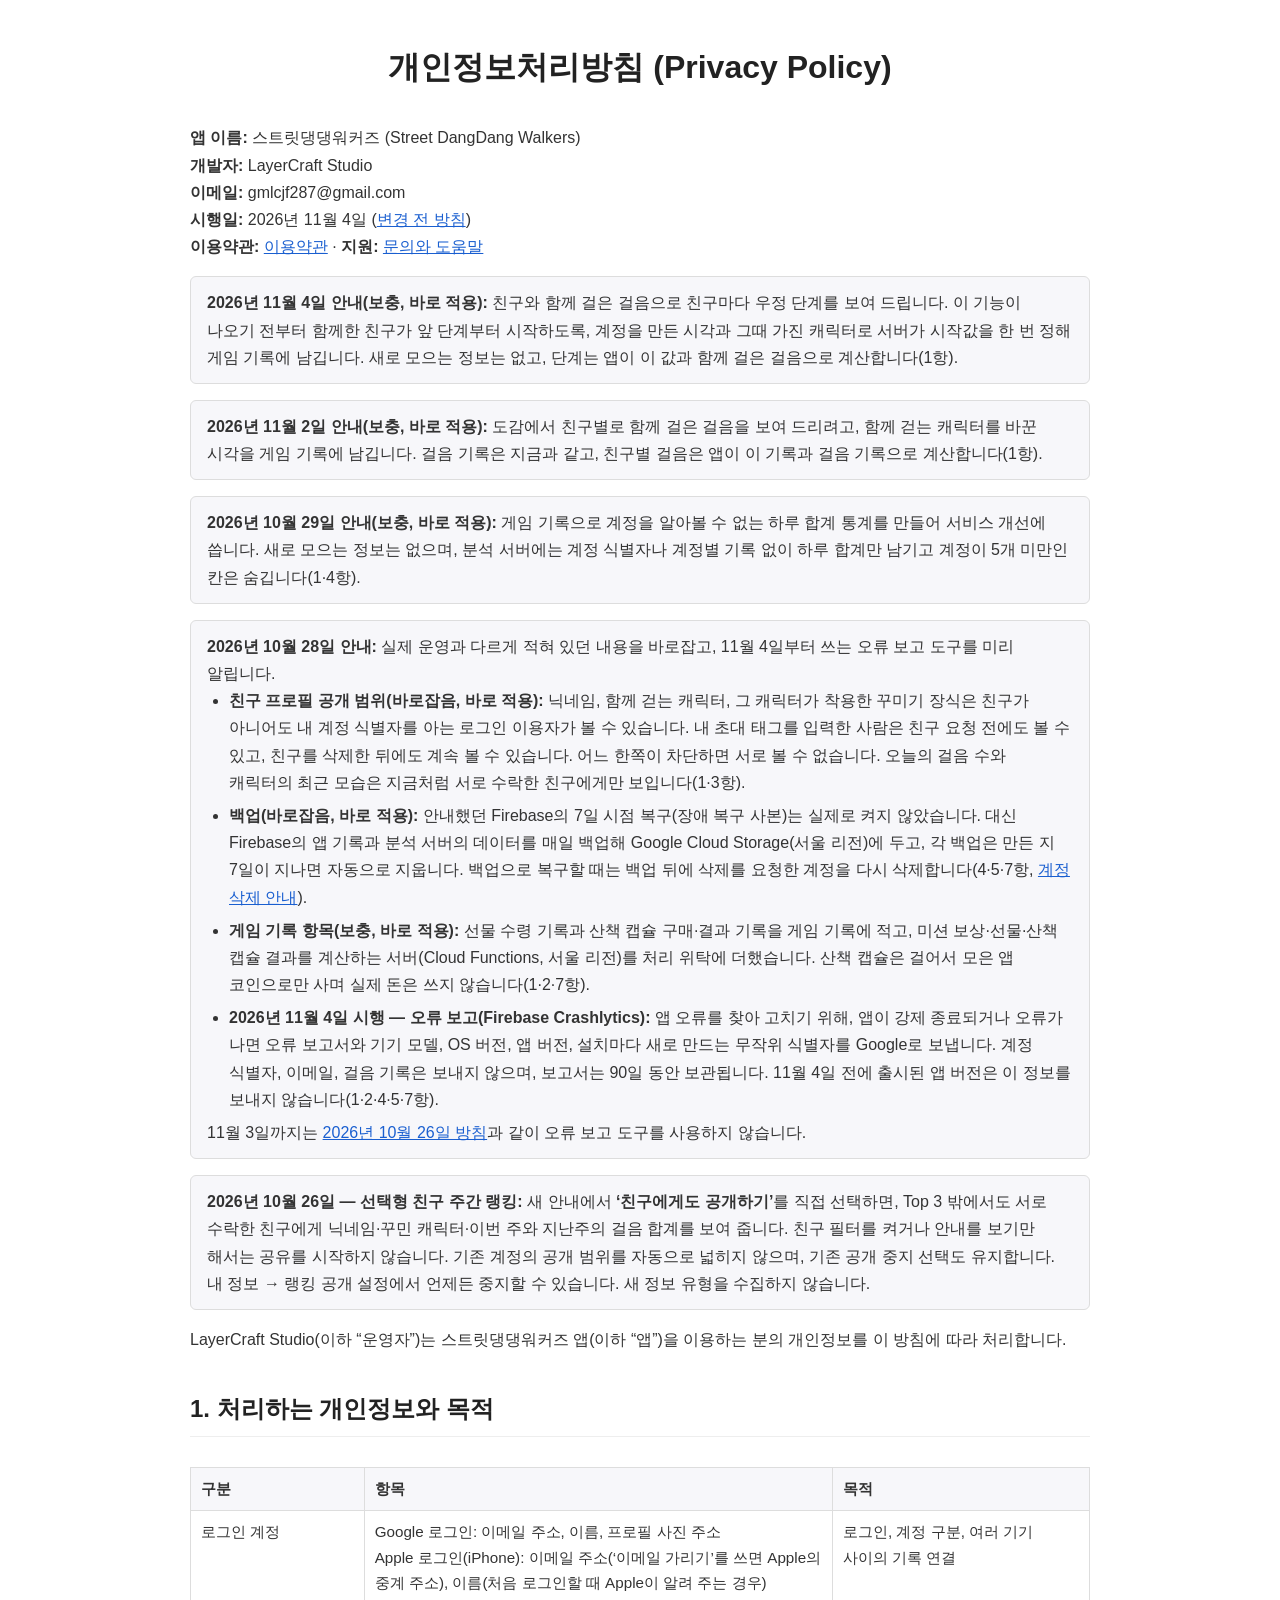
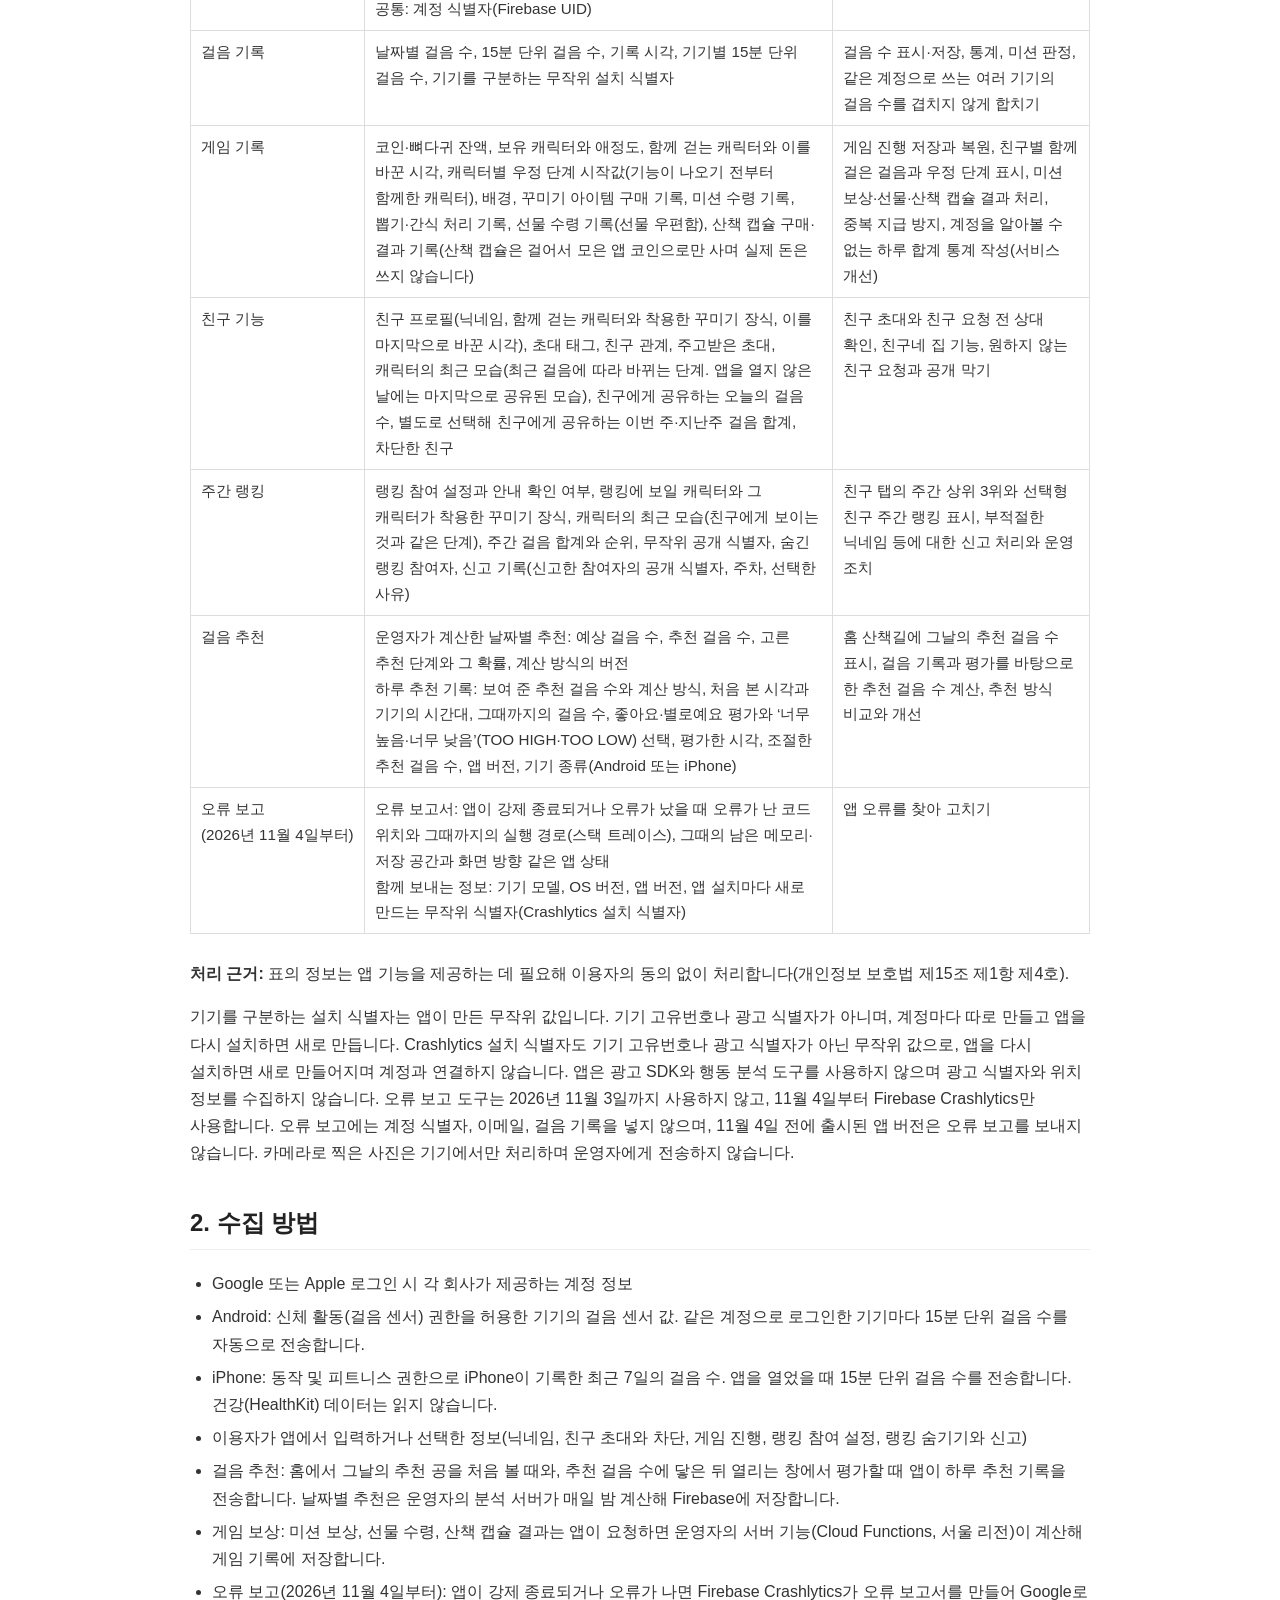
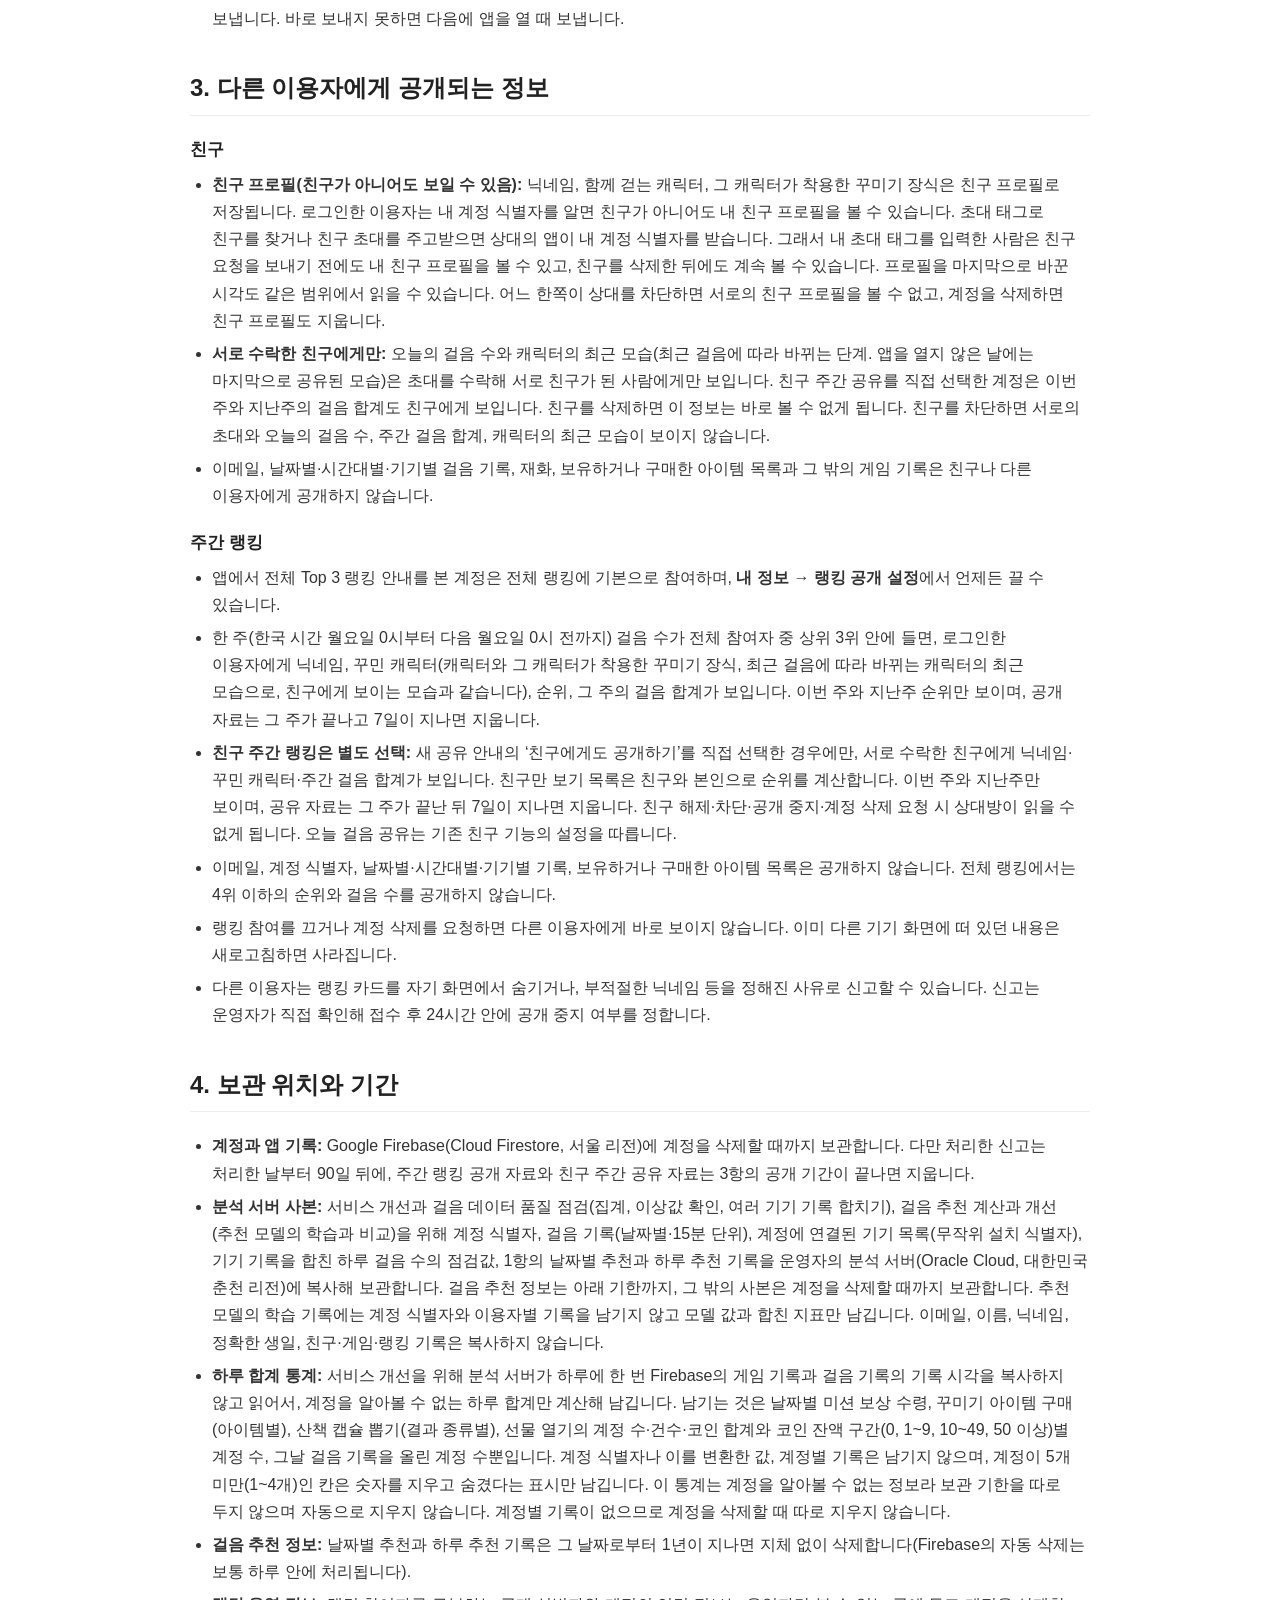
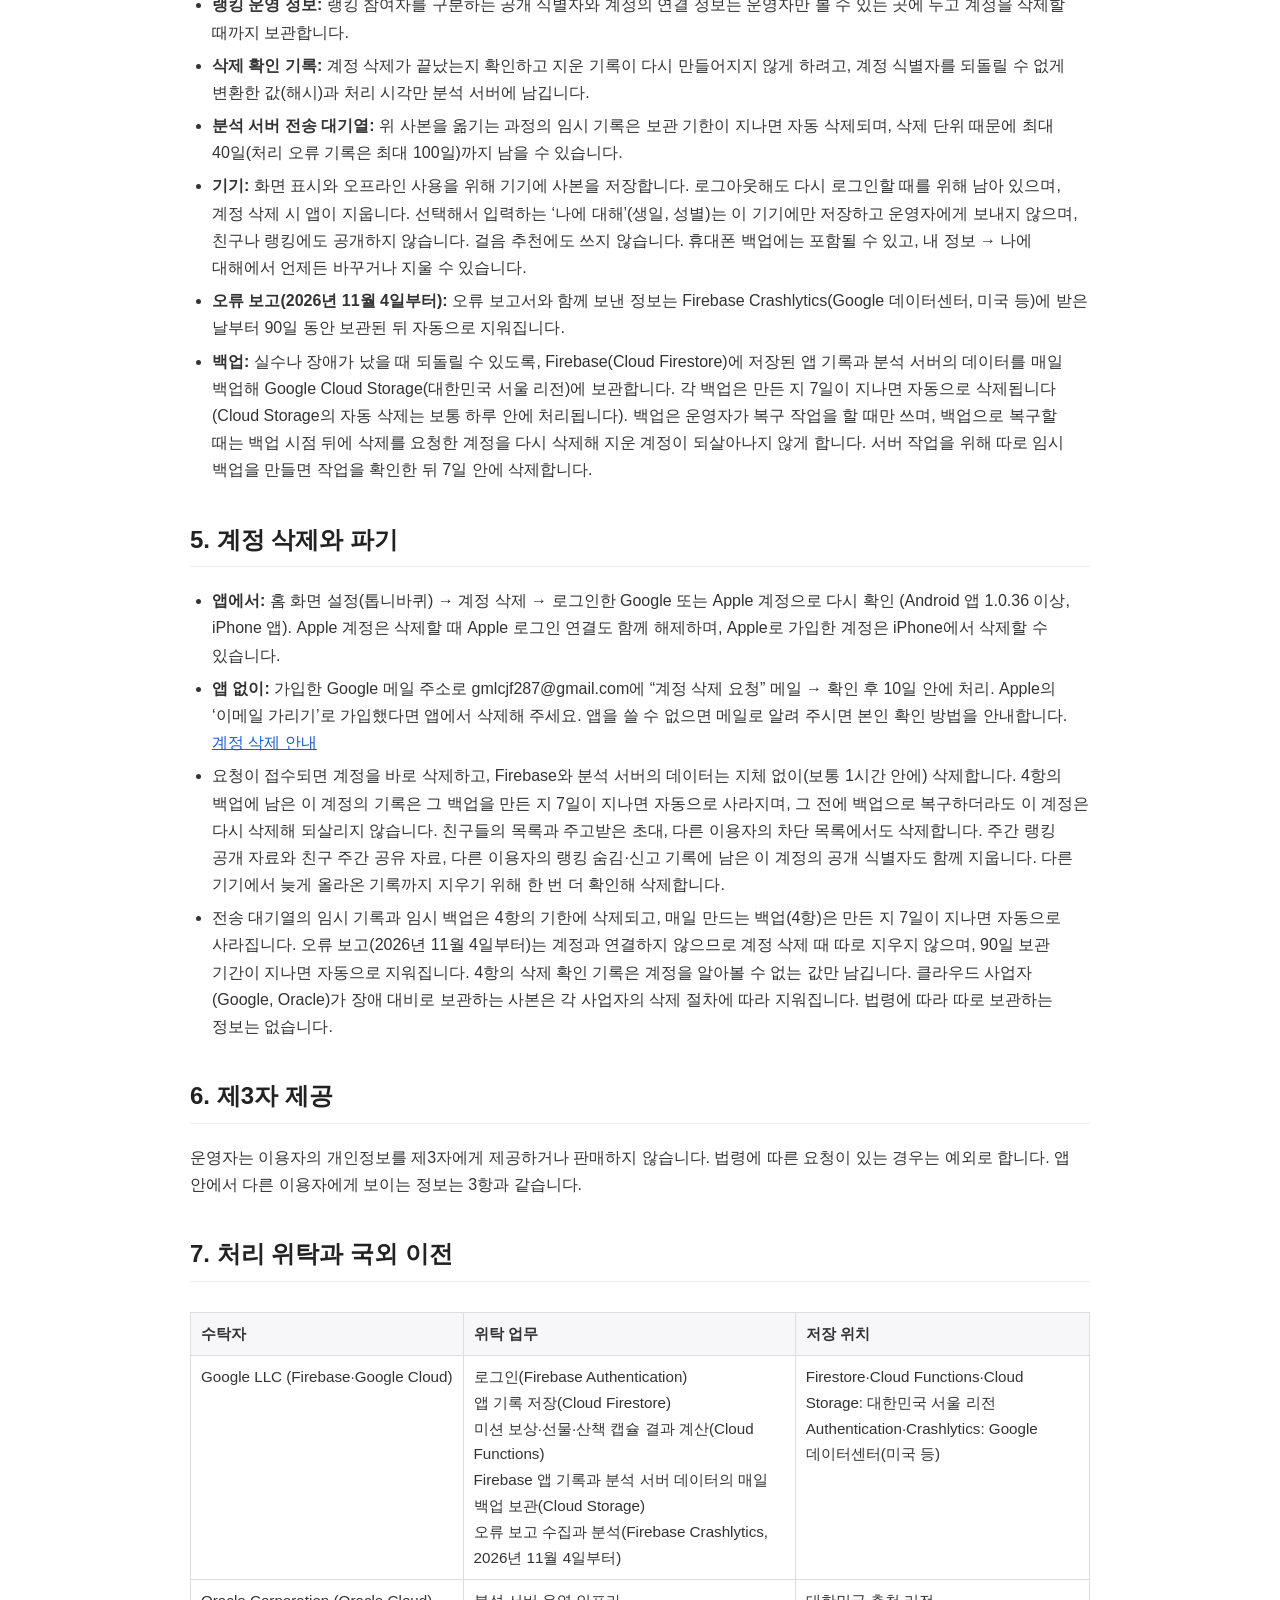
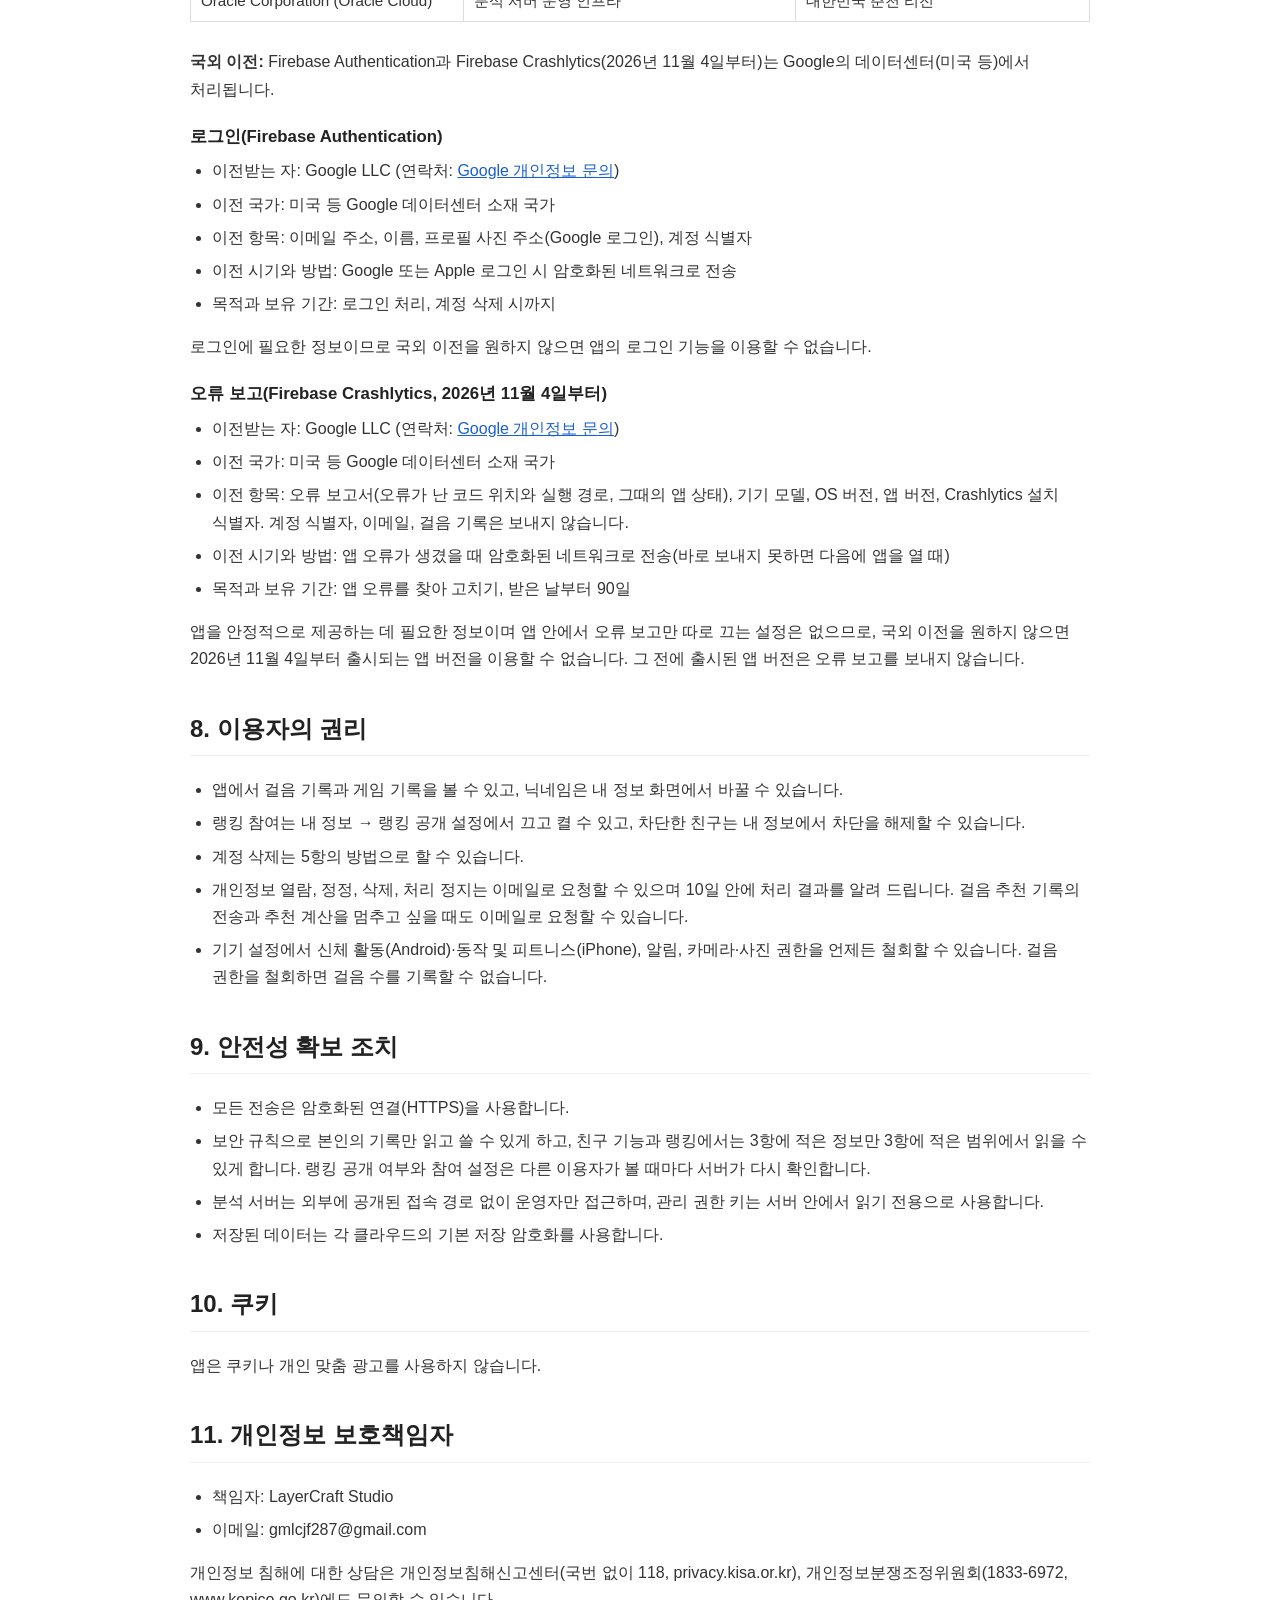
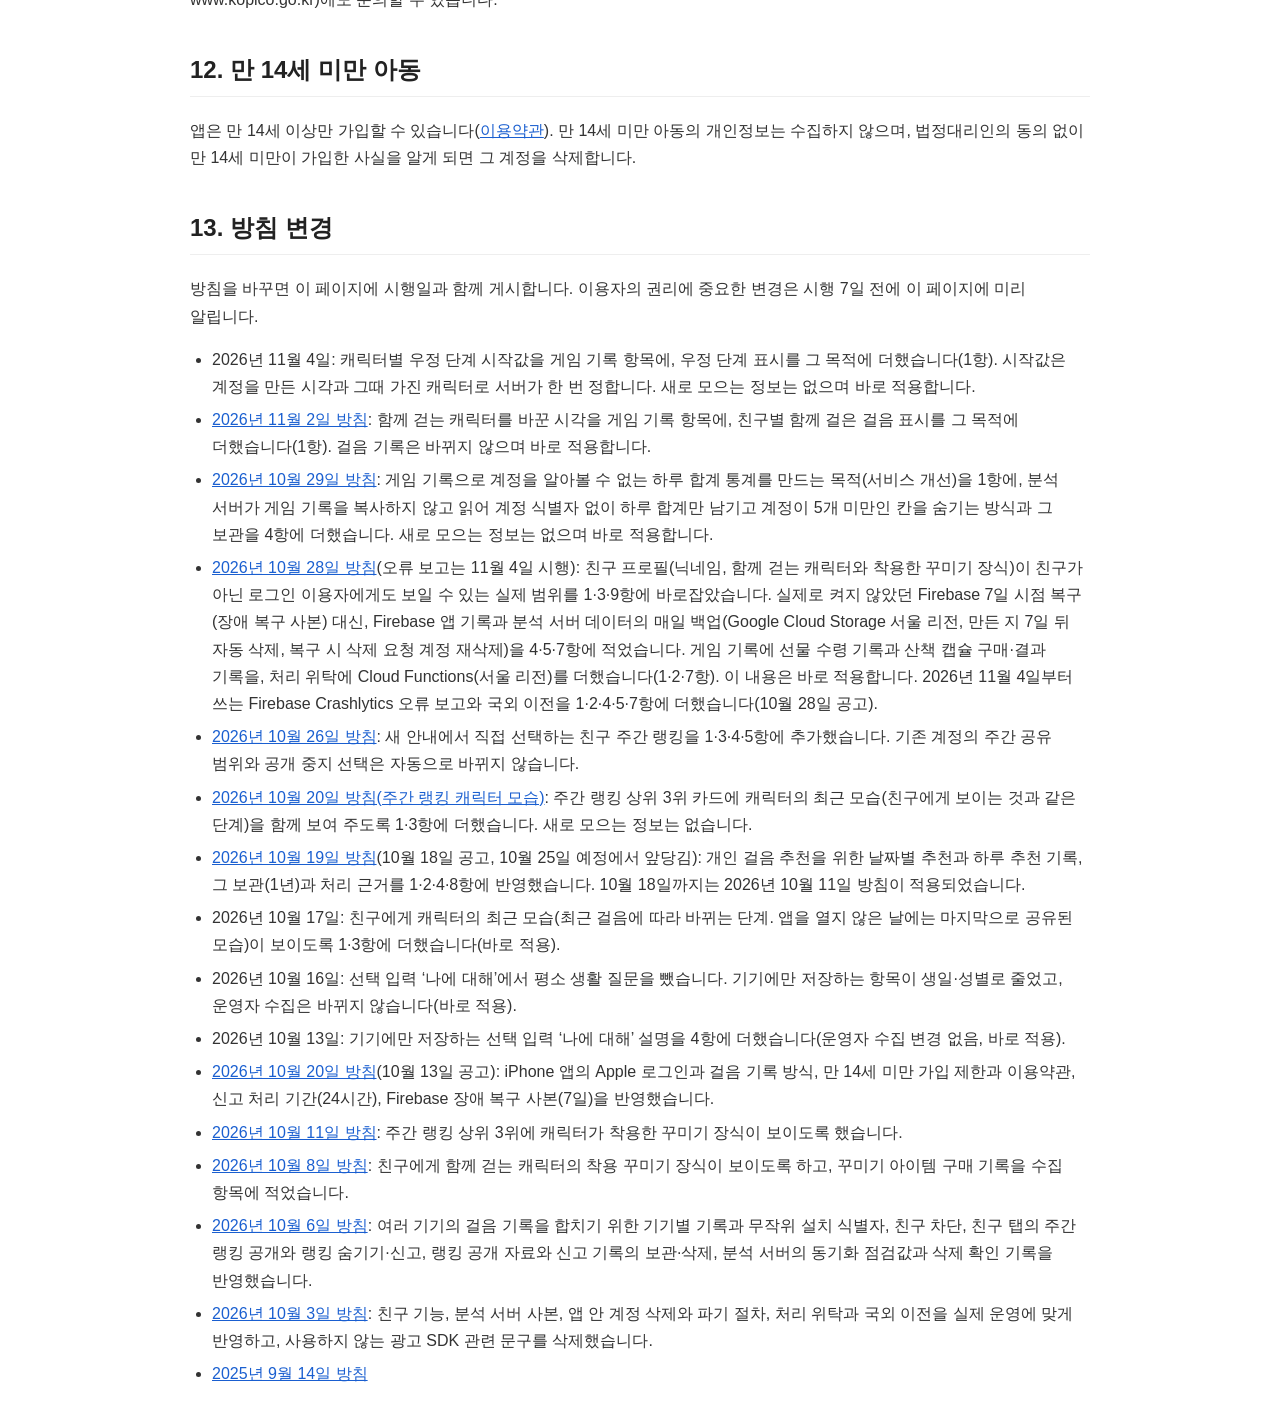
<file: privacy-2026-11-04.html>
<!DOCTYPE html>
<html lang="ko">
<head>
  <meta charset="UTF-8">
  <meta name="viewport" content="width=device-width, initial-scale=1.0">
  <title>개인정보처리방침 - 스트릿댕댕워커즈</title>
  <style>
    body {
      font-family: "Apple SD Gothic Neo", "Malgun Gothic", "Helvetica", "Arial", sans-serif;
      line-height: 1.7;
      max-width: 900px;
      margin: 40px auto;
      padding: 0 20px;
      color: #333;
      background: #fff;
      word-break: keep-all;
      overflow-wrap: anywhere;
    }
    h1 { color: #222; text-align: center; margin-bottom: 30px; }
    h2 { color: #222; margin-top: 36px; border-bottom: 1px solid #eee; padding-bottom: 6px; }
    h3 { color: #222; margin: 20px 0 6px; font-size: 1.05em; }
    ul, ol { margin: 0; padding-left: 22px; }
    li { margin-bottom: 6px; }
    table { border-collapse: collapse; width: 100%; margin: 10px 0; font-size: 0.95em; }
    th, td { border: 1px solid #ddd; padding: 8px 10px; text-align: left; vertical-align: top; }
    th { background: #f7f7fa; }
    th:first-child, td:first-child { white-space: nowrap; }
    .scroll { overflow-x: auto; }
    .notice { background: #f7f7fa; border: 1px solid #ddd; border-radius: 6px; padding: 12px 16px; margin: 16px 0; }
    a { color: #1a5fd0; }
  </style>
</head>
<body>
  <h1>개인정보처리방침 (Privacy Policy)</h1>

  <p><strong>앱 이름:</strong> 스트릿댕댕워커즈 (Street DangDang Walkers)<br>
     <strong>개발자:</strong> LayerCraft Studio<br>
     <strong>이메일:</strong> gmlcjf287@gmail.com<br>
     <strong>시행일:</strong> 2026년 11월 4일 (<a href="privacy-2026-11-02.html">변경 전 방침</a>)<br>
     <strong>이용약관:</strong> <a href="terms.html">이용약관</a> · <strong>지원:</strong> <a href="support.html">문의와 도움말</a>
  </p>

  <div class="notice">
    <strong>2026년 11월 4일 안내(보충, 바로 적용):</strong> 친구와 함께 걸은 걸음으로 친구마다 우정 단계를 보여 드립니다. 이 기능이 나오기 전부터 함께한 친구가 앞 단계부터 시작하도록, 계정을 만든 시각과 그때 가진 캐릭터로 서버가 시작값을 한 번 정해 게임 기록에 남깁니다. 새로 모으는 정보는 없고, 단계는 앱이 이 값과 함께 걸은 걸음으로 계산합니다(1항).
  </div>

  <div class="notice">
    <strong>2026년 11월 2일 안내(보충, 바로 적용):</strong> 도감에서 친구별로 함께 걸은 걸음을 보여 드리려고, 함께 걷는 캐릭터를 바꾼 시각을 게임 기록에 남깁니다. 걸음 기록은 지금과 같고, 친구별 걸음은 앱이 이 기록과 걸음 기록으로 계산합니다(1항).
  </div>

  <div class="notice">
    <strong>2026년 10월 29일 안내(보충, 바로 적용):</strong> 게임 기록으로 계정을 알아볼 수 없는 하루 합계 통계를 만들어 서비스 개선에 씁니다. 새로 모으는 정보는 없으며, 분석 서버에는 계정 식별자나 계정별 기록 없이 하루 합계만 남기고 계정이 5개 미만인 칸은 숨깁니다(1·4항).
  </div>

  <div class="notice">
    <strong>2026년 10월 28일 안내:</strong> 실제 운영과 다르게 적혀 있던 내용을 바로잡고, 11월 4일부터 쓰는 오류 보고 도구를 미리 알립니다.
    <ul>
      <li><strong>친구 프로필 공개 범위(바로잡음, 바로 적용):</strong> 닉네임, 함께 걷는 캐릭터, 그 캐릭터가 착용한 꾸미기 장식은 친구가 아니어도 내 계정 식별자를 아는 로그인 이용자가 볼 수 있습니다. 내 초대 태그를 입력한 사람은 친구 요청 전에도 볼 수 있고, 친구를 삭제한 뒤에도 계속 볼 수 있습니다. 어느 한쪽이 차단하면 서로 볼 수 없습니다. 오늘의 걸음 수와 캐릭터의 최근 모습은 지금처럼 서로 수락한 친구에게만 보입니다(1·3항).</li>
      <li><strong>백업(바로잡음, 바로 적용):</strong> 안내했던 Firebase의 7일 시점 복구(장애 복구 사본)는 실제로 켜지 않았습니다. 대신 Firebase의 앱 기록과 분석 서버의 데이터를 매일 백업해 Google Cloud Storage(서울 리전)에 두고, 각 백업은 만든 지 7일이 지나면 자동으로 지웁니다. 백업으로 복구할 때는 백업 뒤에 삭제를 요청한 계정을 다시 삭제합니다(4·5·7항, <a href="delete-account.html">계정 삭제 안내</a>).</li>
      <li><strong>게임 기록 항목(보충, 바로 적용):</strong> 선물 수령 기록과 산책 캡슐 구매·결과 기록을 게임 기록에 적고, 미션 보상·선물·산책 캡슐 결과를 계산하는 서버(Cloud Functions, 서울 리전)를 처리 위탁에 더했습니다. 산책 캡슐은 걸어서 모은 앱 코인으로만 사며 실제 돈은 쓰지 않습니다(1·2·7항).</li>
      <li><strong>2026년 11월 4일 시행 — 오류 보고(Firebase Crashlytics):</strong> 앱 오류를 찾아 고치기 위해, 앱이 강제 종료되거나 오류가 나면 오류 보고서와 기기 모델, OS 버전, 앱 버전, 설치마다 새로 만드는 무작위 식별자를 Google로 보냅니다. 계정 식별자, 이메일, 걸음 기록은 보내지 않으며, 보고서는 90일 동안 보관됩니다. 11월 4일 전에 출시된 앱 버전은 이 정보를 보내지 않습니다(1·2·4·5·7항).</li>
    </ul>
    11월 3일까지는 <a href="privacy-2026-10-26.html">2026년 10월 26일 방침</a>과 같이 오류 보고 도구를 사용하지 않습니다.
  </div>

  <div class="notice">
    <strong>2026년 10월 26일 — 선택형 친구 주간 랭킹:</strong> 새 안내에서 <strong>‘친구에게도 공개하기’</strong>를 직접 선택하면, Top 3 밖에서도 서로 수락한 친구에게 닉네임·꾸민 캐릭터·이번 주와 지난주의 걸음 합계를 보여 줍니다. 친구 필터를 켜거나 안내를 보기만 해서는 공유를 시작하지 않습니다. 기존 계정의 공개 범위를 자동으로 넓히지 않으며, 기존 공개 중지 선택도 유지합니다. 내 정보 → 랭킹 공개 설정에서 언제든 중지할 수 있습니다. 새 정보 유형을 수집하지 않습니다.
  </div>

  <p>LayerCraft Studio(이하 “운영자”)는 스트릿댕댕워커즈 앱(이하 “앱”)을 이용하는 분의 개인정보를 이 방침에 따라 처리합니다.</p>

  <h2>1. 처리하는 개인정보와 목적</h2>
  <div class="scroll"><table>
    <tr><th>구분</th><th>항목</th><th>목적</th></tr>
    <tr><td>로그인 계정</td><td>Google 로그인: 이메일 주소, 이름, 프로필 사진 주소<br>Apple 로그인(iPhone): 이메일 주소(‘이메일 가리기’를 쓰면 Apple의 중계 주소), 이름(처음 로그인할 때 Apple이 알려 주는 경우)<br>공통: 계정 식별자(Firebase UID)</td><td>로그인, 계정 구분, 여러 기기 사이의 기록 연결</td></tr>
    <tr><td>걸음 기록</td><td>날짜별 걸음 수, 15분 단위 걸음 수, 기록 시각, 기기별 15분 단위 걸음 수, 기기를 구분하는 무작위 설치 식별자</td><td>걸음 수 표시·저장, 통계, 미션 판정, 같은 계정으로 쓰는 여러 기기의 걸음 수를 겹치지 않게 합치기</td></tr>
    <tr><td>게임 기록</td><td>코인·뼈다귀 잔액, 보유 캐릭터와 애정도, 함께 걷는 캐릭터와 이를 바꾼 시각, 캐릭터별 우정 단계 시작값(기능이 나오기 전부터 함께한 캐릭터), 배경, 꾸미기 아이템 구매 기록, 미션 수령 기록, 뽑기·간식 처리 기록, 선물 수령 기록(선물 우편함), 산책 캡슐 구매·결과 기록(산책 캡슐은 걸어서 모은 앱 코인으로만 사며 실제 돈은 쓰지 않습니다)</td><td>게임 진행 저장과 복원, 친구별 함께 걸은 걸음과 우정 단계 표시, 미션 보상·선물·산책 캡슐 결과 처리, 중복 지급 방지, 계정을 알아볼 수 없는 하루 합계 통계 작성(서비스 개선)</td></tr>
    <tr><td>친구 기능</td><td>친구 프로필(닉네임, 함께 걷는 캐릭터와 착용한 꾸미기 장식, 이를 마지막으로 바꾼 시각), 초대 태그, 친구 관계, 주고받은 초대, 캐릭터의 최근 모습(최근 걸음에 따라 바뀌는 단계. 앱을 열지 않은 날에는 마지막으로 공유된 모습), 친구에게 공유하는 오늘의 걸음 수, 별도로 선택해 친구에게 공유하는 이번 주·지난주 걸음 합계, 차단한 친구</td><td>친구 초대와 친구 요청 전 상대 확인, 친구네 집 기능, 원하지 않는 친구 요청과 공개 막기</td></tr>
    <tr><td>주간 랭킹</td><td>랭킹 참여 설정과 안내 확인 여부, 랭킹에 보일 캐릭터와 그 캐릭터가 착용한 꾸미기 장식, 캐릭터의 최근 모습(친구에게 보이는 것과 같은 단계), 주간 걸음 합계와 순위, 무작위 공개 식별자, 숨긴 랭킹 참여자, 신고 기록(신고한 참여자의 공개 식별자, 주차, 선택한 사유)</td><td>친구 탭의 주간 상위 3위와 선택형 친구 주간 랭킹 표시, 부적절한 닉네임 등에 대한 신고 처리와 운영 조치</td></tr>
    <tr><td>걸음 추천</td><td>운영자가 계산한 날짜별 추천: 예상 걸음 수, 추천 걸음 수, 고른 추천 단계와 그 확률, 계산 방식의 버전<br>하루 추천 기록: 보여 준 추천 걸음 수와 계산 방식, 처음 본 시각과 기기의 시간대, 그때까지의 걸음 수, 좋아요·별로예요 평가와 ‘너무 높음·너무 낮음’(TOO HIGH·TOO LOW) 선택, 평가한 시각, 조절한 추천 걸음 수, 앱 버전, 기기 종류(Android 또는 iPhone)</td><td>홈 산책길에 그날의 추천 걸음 수 표시, 걸음 기록과 평가를 바탕으로 한 추천 걸음 수 계산, 추천 방식 비교와 개선</td></tr>
    <tr><td>오류 보고<br>(2026년 11월 4일부터)</td><td>오류 보고서: 앱이 강제 종료되거나 오류가 났을 때 오류가 난 코드 위치와 그때까지의 실행 경로(스택 트레이스), 그때의 남은 메모리·저장 공간과 화면 방향 같은 앱 상태<br>함께 보내는 정보: 기기 모델, OS 버전, 앱 버전, 앱 설치마다 새로 만드는 무작위 식별자(Crashlytics 설치 식별자)</td><td>앱 오류를 찾아 고치기</td></tr>
  </table></div>
  <p><strong>처리 근거:</strong> 표의 정보는 앱 기능을 제공하는 데 필요해 이용자의 동의 없이 처리합니다(개인정보 보호법 제15조 제1항 제4호).</p>
  <p>기기를 구분하는 설치 식별자는 앱이 만든 무작위 값입니다. 기기 고유번호나 광고 식별자가 아니며, 계정마다 따로 만들고 앱을 다시 설치하면 새로 만듭니다.
     Crashlytics 설치 식별자도 기기 고유번호나 광고 식별자가 아닌 무작위 값으로, 앱을 다시 설치하면 새로 만들어지며 계정과 연결하지 않습니다.
     앱은 광고 SDK와 행동 분석 도구를 사용하지 않으며 광고 식별자와 위치 정보를 수집하지 않습니다.
     오류 보고 도구는 2026년 11월 3일까지 사용하지 않고, 11월 4일부터 Firebase Crashlytics만 사용합니다. 오류 보고에는 계정 식별자, 이메일, 걸음 기록을 넣지 않으며, 11월 4일 전에 출시된 앱 버전은 오류 보고를 보내지 않습니다.
     카메라로 찍은 사진은 기기에서만 처리하며 운영자에게 전송하지 않습니다.</p>

  <h2>2. 수집 방법</h2>
  <ul>
    <li>Google 또는 Apple 로그인 시 각 회사가 제공하는 계정 정보</li>
    <li>Android: 신체 활동(걸음 센서) 권한을 허용한 기기의 걸음 센서 값. 같은 계정으로 로그인한 기기마다 15분 단위 걸음 수를 자동으로 전송합니다.</li>
    <li>iPhone: 동작 및 피트니스 권한으로 iPhone이 기록한 최근 7일의 걸음 수. 앱을 열었을 때 15분 단위 걸음 수를 전송합니다. 건강(HealthKit) 데이터는 읽지 않습니다.</li>
    <li>이용자가 앱에서 입력하거나 선택한 정보(닉네임, 친구 초대와 차단, 게임 진행, 랭킹 참여 설정, 랭킹 숨기기와 신고)</li>
    <li>걸음 추천: 홈에서 그날의 추천 공을 처음 볼 때와, 추천 걸음 수에 닿은 뒤 열리는 창에서 평가할 때 앱이 하루 추천 기록을 전송합니다. 날짜별 추천은 운영자의 분석 서버가 매일 밤 계산해 Firebase에 저장합니다.</li>
    <li>게임 보상: 미션 보상, 선물 수령, 산책 캡슐 결과는 앱이 요청하면 운영자의 서버 기능(Cloud Functions, 서울 리전)이 계산해 게임 기록에 저장합니다.</li>
    <li>오류 보고(2026년 11월 4일부터): 앱이 강제 종료되거나 오류가 나면 Firebase Crashlytics가 오류 보고서를 만들어 Google로 보냅니다. 바로 보내지 못하면 다음에 앱을 열 때 보냅니다.</li>
  </ul>

  <h2>3. 다른 이용자에게 공개되는 정보</h2>
  <h3>친구</h3>
  <ul>
    <li><strong>친구 프로필(친구가 아니어도 보일 수 있음):</strong> 닉네임, 함께 걷는 캐릭터, 그 캐릭터가 착용한 꾸미기 장식은 친구 프로필로 저장됩니다. 로그인한 이용자는 내 계정 식별자를 알면 친구가 아니어도 내 친구 프로필을 볼 수 있습니다. 초대 태그로 친구를 찾거나 친구 초대를 주고받으면 상대의 앱이 내 계정 식별자를 받습니다. 그래서 내 초대 태그를 입력한 사람은 친구 요청을 보내기 전에도 내 친구 프로필을 볼 수 있고, 친구를 삭제한 뒤에도 계속 볼 수 있습니다. 프로필을 마지막으로 바꾼 시각도 같은 범위에서 읽을 수 있습니다. 어느 한쪽이 상대를 차단하면 서로의 친구 프로필을 볼 수 없고, 계정을 삭제하면 친구 프로필도 지웁니다.</li>
    <li><strong>서로 수락한 친구에게만:</strong> 오늘의 걸음 수와 캐릭터의 최근 모습(최근 걸음에 따라 바뀌는 단계. 앱을 열지 않은 날에는 마지막으로 공유된 모습)은 초대를 수락해 서로 친구가 된 사람에게만 보입니다. 친구 주간 공유를 직접 선택한 계정은 이번 주와 지난주의 걸음 합계도 친구에게 보입니다. 친구를 삭제하면 이 정보는 바로 볼 수 없게 됩니다. 친구를 차단하면 서로의 초대와 오늘의 걸음 수, 주간 걸음 합계, 캐릭터의 최근 모습이 보이지 않습니다.</li>
    <li>이메일, 날짜별·시간대별·기기별 걸음 기록, 재화, 보유하거나 구매한 아이템 목록과 그 밖의 게임 기록은 친구나 다른 이용자에게 공개하지 않습니다.</li>
  </ul>
  <h3>주간 랭킹</h3>
  <ul>
    <li>앱에서 전체 Top 3 랭킹 안내를 본 계정은 전체 랭킹에 기본으로 참여하며, <strong>내 정보 → 랭킹 공개 설정</strong>에서 언제든 끌 수 있습니다.</li>
    <li>한 주(한국 시간 월요일 0시부터 다음 월요일 0시 전까지) 걸음 수가 전체 참여자 중 상위 3위 안에 들면, 로그인한 이용자에게 닉네임, 꾸민 캐릭터(캐릭터와 그 캐릭터가 착용한 꾸미기 장식, 최근 걸음에 따라 바뀌는 캐릭터의 최근 모습으로, 친구에게 보이는 모습과 같습니다), 순위, 그 주의 걸음 합계가 보입니다. 이번 주와 지난주 순위만 보이며, 공개 자료는 그 주가 끝나고 7일이 지나면 지웁니다.</li>
    <li><strong>친구 주간 랭킹은 별도 선택:</strong> 새 공유 안내의 ‘친구에게도 공개하기’를 직접 선택한 경우에만, 서로 수락한 친구에게 닉네임·꾸민 캐릭터·주간 걸음 합계가 보입니다. 친구만 보기 목록은 친구와 본인으로 순위를 계산합니다. 이번 주와 지난주만 보이며, 공유 자료는 그 주가 끝난 뒤 7일이 지나면 지웁니다. 친구 해제·차단·공개 중지·계정 삭제 요청 시 상대방이 읽을 수 없게 됩니다. 오늘 걸음 공유는 기존 친구 기능의 설정을 따릅니다.</li>
    <li>이메일, 계정 식별자, 날짜별·시간대별·기기별 기록, 보유하거나 구매한 아이템 목록은 공개하지 않습니다. 전체 랭킹에서는 4위 이하의 순위와 걸음 수를 공개하지 않습니다.</li>
    <li>랭킹 참여를 끄거나 계정 삭제를 요청하면 다른 이용자에게 바로 보이지 않습니다. 이미 다른 기기 화면에 떠 있던 내용은 새로고침하면 사라집니다.</li>
    <li>다른 이용자는 랭킹 카드를 자기 화면에서 숨기거나, 부적절한 닉네임 등을 정해진 사유로 신고할 수 있습니다. 신고는 운영자가 직접 확인해 접수 후 24시간 안에 공개 중지 여부를 정합니다.</li>
  </ul>

  <h2>4. 보관 위치와 기간</h2>
  <ul>
    <li><strong>계정과 앱 기록:</strong> Google Firebase(Cloud Firestore, 서울 리전)에 계정을 삭제할 때까지 보관합니다. 다만 처리한 신고는 처리한 날부터 90일 뒤에, 주간 랭킹 공개 자료와 친구 주간 공유 자료는 3항의 공개 기간이 끝나면 지웁니다.</li>
    <li><strong>분석 서버 사본:</strong> 서비스 개선과 걸음 데이터 품질 점검(집계, 이상값 확인, 여러 기기 기록 합치기), 걸음 추천 계산과 개선(추천 모델의 학습과 비교)을 위해 계정 식별자, 걸음 기록(날짜별·15분 단위), 계정에 연결된 기기 목록(무작위 설치 식별자), 기기 기록을 합친 하루 걸음 수의 점검값, 1항의 날짜별 추천과 하루 추천 기록을 운영자의 분석 서버(Oracle Cloud, 대한민국 춘천 리전)에 복사해 보관합니다. 걸음 추천 정보는 아래 기한까지, 그 밖의 사본은 계정을 삭제할 때까지 보관합니다. 추천 모델의 학습 기록에는 계정 식별자와 이용자별 기록을 남기지 않고 모델 값과 합친 지표만 남깁니다. 이메일, 이름, 닉네임, 정확한 생일, 친구·게임·랭킹 기록은 복사하지 않습니다.</li>
    <li><strong>하루 합계 통계:</strong> 서비스 개선을 위해 분석 서버가 하루에 한 번 Firebase의 게임 기록과 걸음 기록의 기록 시각을 복사하지 않고 읽어서, 계정을 알아볼 수 없는 하루 합계만 계산해 남깁니다. 남기는 것은 날짜별 미션 보상 수령, 꾸미기 아이템 구매(아이템별), 산책 캡슐 뽑기(결과 종류별), 선물 열기의 계정 수·건수·코인 합계와 코인 잔액 구간(0, 1~9, 10~49, 50 이상)별 계정 수, 그날 걸음 기록을 올린 계정 수뿐입니다. 계정 식별자나 이를 변환한 값, 계정별 기록은 남기지 않으며, 계정이 5개 미만(1~4개)인 칸은 숫자를 지우고 숨겼다는 표시만 남깁니다. 이 통계는 계정을 알아볼 수 없는 정보라 보관 기한을 따로 두지 않으며 자동으로 지우지 않습니다. 계정별 기록이 없으므로 계정을 삭제할 때 따로 지우지 않습니다.</li>
    <li><strong>걸음 추천 정보:</strong> 날짜별 추천과 하루 추천 기록은 그 날짜로부터 1년이 지나면 지체 없이 삭제합니다(Firebase의 자동 삭제는 보통 하루 안에 처리됩니다).</li>
    <li><strong>랭킹 운영 정보:</strong> 랭킹 참여자를 구분하는 공개 식별자와 계정의 연결 정보는 운영자만 볼 수 있는 곳에 두고 계정을 삭제할 때까지 보관합니다.</li>
    <li><strong>삭제 확인 기록:</strong> 계정 삭제가 끝났는지 확인하고 지운 기록이 다시 만들어지지 않게 하려고, 계정 식별자를 되돌릴 수 없게 변환한 값(해시)과 처리 시각만 분석 서버에 남깁니다.</li>
    <li><strong>분석 서버 전송 대기열:</strong> 위 사본을 옮기는 과정의 임시 기록은 보관 기한이 지나면 자동 삭제되며, 삭제 단위 때문에 최대 40일(처리 오류 기록은 최대 100일)까지 남을 수 있습니다.</li>
    <li><strong>기기:</strong> 화면 표시와 오프라인 사용을 위해 기기에 사본을 저장합니다. 로그아웃해도 다시 로그인할 때를 위해 남아 있으며, 계정 삭제 시 앱이 지웁니다. 선택해서 입력하는 ‘나에 대해’(생일, 성별)는 이 기기에만 저장하고 운영자에게 보내지 않으며, 친구나 랭킹에도 공개하지 않습니다. 걸음 추천에도 쓰지 않습니다. 휴대폰 백업에는 포함될 수 있고, 내 정보 → 나에 대해에서 언제든 바꾸거나 지울 수 있습니다.</li>
    <li><strong>오류 보고(2026년 11월 4일부터):</strong> 오류 보고서와 함께 보낸 정보는 Firebase Crashlytics(Google 데이터센터, 미국 등)에 받은 날부터 90일 동안 보관된 뒤 자동으로 지워집니다.</li>
    <li><strong>백업:</strong> 실수나 장애가 났을 때 되돌릴 수 있도록, Firebase(Cloud Firestore)에 저장된 앱 기록과 분석 서버의 데이터를 매일 백업해 Google Cloud Storage(대한민국 서울 리전)에 보관합니다. 각 백업은 만든 지 7일이 지나면 자동으로 삭제됩니다(Cloud Storage의 자동 삭제는 보통 하루 안에 처리됩니다). 백업은 운영자가 복구 작업을 할 때만 쓰며, 백업으로 복구할 때는 백업 시점 뒤에 삭제를 요청한 계정을 다시 삭제해 지운 계정이 되살아나지 않게 합니다. 서버 작업을 위해 따로 임시 백업을 만들면 작업을 확인한 뒤 7일 안에 삭제합니다.</li>
  </ul>

  <h2>5. 계정 삭제와 파기</h2>
  <ul>
    <li><strong>앱에서:</strong> 홈 화면 설정(톱니바퀴) → 계정 삭제 → 로그인한 Google 또는 Apple 계정으로 다시 확인 (Android 앱 1.0.36 이상, iPhone 앱). Apple 계정은 삭제할 때 Apple 로그인 연결도 함께 해제하며, Apple로 가입한 계정은 iPhone에서 삭제할 수 있습니다.</li>
    <li><strong>앱 없이:</strong> 가입한 Google 메일 주소로 gmlcjf287@gmail.com에 “계정 삭제 요청” 메일 → 확인 후 10일 안에 처리. Apple의 ‘이메일 가리기’로 가입했다면 앱에서 삭제해 주세요. 앱을 쓸 수 없으면 메일로 알려 주시면 본인 확인 방법을 안내합니다. <a href="delete-account.html">계정 삭제 안내</a></li>
    <li>요청이 접수되면 계정을 바로 삭제하고, Firebase와 분석 서버의 데이터는 지체 없이(보통 1시간 안에) 삭제합니다. 4항의 백업에 남은 이 계정의 기록은 그 백업을 만든 지 7일이 지나면 자동으로 사라지며, 그 전에 백업으로 복구하더라도 이 계정은 다시 삭제해 되살리지 않습니다. 친구들의 목록과 주고받은 초대, 다른 이용자의 차단 목록에서도 삭제합니다. 주간 랭킹 공개 자료와 친구 주간 공유 자료, 다른 이용자의 랭킹 숨김·신고 기록에 남은 이 계정의 공개 식별자도 함께 지웁니다. 다른 기기에서 늦게 올라온 기록까지 지우기 위해 한 번 더 확인해 삭제합니다.</li>
    <li>전송 대기열의 임시 기록과 임시 백업은 4항의 기한에 삭제되고, 매일 만드는 백업(4항)은 만든 지 7일이 지나면 자동으로 사라집니다. 오류 보고(2026년 11월 4일부터)는 계정과 연결하지 않으므로 계정 삭제 때 따로 지우지 않으며, 90일 보관 기간이 지나면 자동으로 지워집니다. 4항의 삭제 확인 기록은 계정을 알아볼 수 없는 값만 남깁니다. 클라우드 사업자(Google, Oracle)가 장애 대비로 보관하는 사본은 각 사업자의 삭제 절차에 따라 지워집니다. 법령에 따라 따로 보관하는 정보는 없습니다.</li>
  </ul>

  <h2>6. 제3자 제공</h2>
  <p>운영자는 이용자의 개인정보를 제3자에게 제공하거나 판매하지 않습니다. 법령에 따른 요청이 있는 경우는 예외로 합니다. 앱 안에서 다른 이용자에게 보이는 정보는 3항과 같습니다.</p>

  <h2>7. 처리 위탁과 국외 이전</h2>
  <div class="scroll"><table>
    <tr><th>수탁자</th><th>위탁 업무</th><th>저장 위치</th></tr>
    <tr><td>Google LLC (Firebase·Google Cloud)</td><td>로그인(Firebase Authentication)<br>앱 기록 저장(Cloud Firestore)<br>미션 보상·선물·산책 캡슐 결과 계산(Cloud Functions)<br>Firebase 앱 기록과 분석 서버 데이터의 매일 백업 보관(Cloud Storage)<br>오류 보고 수집과 분석(Firebase Crashlytics, 2026년 11월 4일부터)</td><td>Firestore·Cloud Functions·Cloud Storage: 대한민국 서울 리전<br>Authentication·Crashlytics: Google 데이터센터(미국 등)</td></tr>
    <tr><td>Oracle Corporation (Oracle Cloud)</td><td>분석 서버 운영 인프라</td><td>대한민국 춘천 리전</td></tr>
  </table></div>
  <p><strong>국외 이전:</strong> Firebase Authentication과 Firebase Crashlytics(2026년 11월 4일부터)는 Google의 데이터센터(미국 등)에서 처리됩니다.</p>
  <h3>로그인(Firebase Authentication)</h3>
  <ul>
    <li>이전받는 자: Google LLC (연락처: <a href="https://support.google.com/policies/contact/general_privacy_form">Google 개인정보 문의</a>)</li>
    <li>이전 국가: 미국 등 Google 데이터센터 소재 국가</li>
    <li>이전 항목: 이메일 주소, 이름, 프로필 사진 주소(Google 로그인), 계정 식별자</li>
    <li>이전 시기와 방법: Google 또는 Apple 로그인 시 암호화된 네트워크로 전송</li>
    <li>목적과 보유 기간: 로그인 처리, 계정 삭제 시까지</li>
  </ul>
  <p>로그인에 필요한 정보이므로 국외 이전을 원하지 않으면 앱의 로그인 기능을 이용할 수 없습니다.</p>
  <h3>오류 보고(Firebase Crashlytics, 2026년 11월 4일부터)</h3>
  <ul>
    <li>이전받는 자: Google LLC (연락처: <a href="https://support.google.com/policies/contact/general_privacy_form">Google 개인정보 문의</a>)</li>
    <li>이전 국가: 미국 등 Google 데이터센터 소재 국가</li>
    <li>이전 항목: 오류 보고서(오류가 난 코드 위치와 실행 경로, 그때의 앱 상태), 기기 모델, OS 버전, 앱 버전, Crashlytics 설치 식별자. 계정 식별자, 이메일, 걸음 기록은 보내지 않습니다.</li>
    <li>이전 시기와 방법: 앱 오류가 생겼을 때 암호화된 네트워크로 전송(바로 보내지 못하면 다음에 앱을 열 때)</li>
    <li>목적과 보유 기간: 앱 오류를 찾아 고치기, 받은 날부터 90일</li>
  </ul>
  <p>앱을 안정적으로 제공하는 데 필요한 정보이며 앱 안에서 오류 보고만 따로 끄는 설정은 없으므로, 국외 이전을 원하지 않으면 2026년 11월 4일부터 출시되는 앱 버전을 이용할 수 없습니다. 그 전에 출시된 앱 버전은 오류 보고를 보내지 않습니다.</p>

  <h2>8. 이용자의 권리</h2>
  <ul>
    <li>앱에서 걸음 기록과 게임 기록을 볼 수 있고, 닉네임은 내 정보 화면에서 바꿀 수 있습니다.</li>
    <li>랭킹 참여는 내 정보 → 랭킹 공개 설정에서 끄고 켤 수 있고, 차단한 친구는 내 정보에서 차단을 해제할 수 있습니다.</li>
    <li>계정 삭제는 5항의 방법으로 할 수 있습니다.</li>
    <li>개인정보 열람, 정정, 삭제, 처리 정지는 이메일로 요청할 수 있으며 10일 안에 처리 결과를 알려 드립니다. 걸음 추천 기록의 전송과 추천 계산을 멈추고 싶을 때도 이메일로 요청할 수 있습니다.</li>
    <li>기기 설정에서 신체 활동(Android)·동작 및 피트니스(iPhone), 알림, 카메라·사진 권한을 언제든 철회할 수 있습니다. 걸음 권한을 철회하면 걸음 수를 기록할 수 없습니다.</li>
  </ul>

  <h2>9. 안전성 확보 조치</h2>
  <ul>
    <li>모든 전송은 암호화된 연결(HTTPS)을 사용합니다.</li>
    <li>보안 규칙으로 본인의 기록만 읽고 쓸 수 있게 하고, 친구 기능과 랭킹에서는 3항에 적은 정보만 3항에 적은 범위에서 읽을 수 있게 합니다. 랭킹 공개 여부와 참여 설정은 다른 이용자가 볼 때마다 서버가 다시 확인합니다.</li>
    <li>분석 서버는 외부에 공개된 접속 경로 없이 운영자만 접근하며, 관리 권한 키는 서버 안에서 읽기 전용으로 사용합니다.</li>
    <li>저장된 데이터는 각 클라우드의 기본 저장 암호화를 사용합니다.</li>
  </ul>

  <h2>10. 쿠키</h2>
  <p>앱은 쿠키나 개인 맞춤 광고를 사용하지 않습니다.</p>

  <h2>11. 개인정보 보호책임자</h2>
  <ul>
    <li>책임자: LayerCraft Studio</li>
    <li>이메일: gmlcjf287@gmail.com</li>
  </ul>
  <p>개인정보 침해에 대한 상담은 개인정보침해신고센터(국번 없이 118, privacy.kisa.or.kr), 개인정보분쟁조정위원회(1833-6972, www.kopico.go.kr)에도 문의할 수 있습니다.</p>

  <h2>12. 만 14세 미만 아동</h2>
  <p>앱은 만 14세 이상만 가입할 수 있습니다(<a href="terms.html">이용약관</a>). 만 14세 미만 아동의 개인정보는 수집하지 않으며, 법정대리인의 동의 없이 만 14세 미만이 가입한 사실을 알게 되면 그 계정을 삭제합니다.</p>
  <h2>13. 방침 변경</h2>
  <p>방침을 바꾸면 이 페이지에 시행일과 함께 게시합니다. 이용자의 권리에 중요한 변경은 시행 7일 전에 이 페이지에 미리 알립니다.</p>
  <ul>
    <li>2026년 11월 4일: 캐릭터별 우정 단계 시작값을 게임 기록 항목에, 우정 단계 표시를 그 목적에 더했습니다(1항). 시작값은 계정을 만든 시각과 그때 가진 캐릭터로 서버가 한 번 정합니다. 새로 모으는 정보는 없으며 바로 적용합니다.</li>
    <li><a href="privacy-2026-11-02.html">2026년 11월 2일 방침</a>: 함께 걷는 캐릭터를 바꾼 시각을 게임 기록 항목에, 친구별 함께 걸은 걸음 표시를 그 목적에 더했습니다(1항). 걸음 기록은 바뀌지 않으며 바로 적용합니다.</li>
    <li><a href="privacy-2026-10-29.html">2026년 10월 29일 방침</a>: 게임 기록으로 계정을 알아볼 수 없는 하루 합계 통계를 만드는 목적(서비스 개선)을 1항에, 분석 서버가 게임 기록을 복사하지 않고 읽어 계정 식별자 없이 하루 합계만 남기고 계정이 5개 미만인 칸을 숨기는 방식과 그 보관을 4항에 더했습니다. 새로 모으는 정보는 없으며 바로 적용합니다.</li>
    <li><a href="privacy-2026-10-28.html">2026년 10월 28일 방침</a>(오류 보고는 11월 4일 시행): 친구 프로필(닉네임, 함께 걷는 캐릭터와 착용한 꾸미기 장식)이 친구가 아닌 로그인 이용자에게도 보일 수 있는 실제 범위를 1·3·9항에 바로잡았습니다. 실제로 켜지 않았던 Firebase 7일 시점 복구(장애 복구 사본) 대신, Firebase 앱 기록과 분석 서버 데이터의 매일 백업(Google Cloud Storage 서울 리전, 만든 지 7일 뒤 자동 삭제, 복구 시 삭제 요청 계정 재삭제)을 4·5·7항에 적었습니다. 게임 기록에 선물 수령 기록과 산책 캡슐 구매·결과 기록을, 처리 위탁에 Cloud Functions(서울 리전)를 더했습니다(1·2·7항). 이 내용은 바로 적용합니다. 2026년 11월 4일부터 쓰는 Firebase Crashlytics 오류 보고와 국외 이전을 1·2·4·5·7항에 더했습니다(10월 28일 공고).</li>
    <li><a href="privacy-2026-10-26.html">2026년 10월 26일 방침</a>: 새 안내에서 직접 선택하는 친구 주간 랭킹을 1·3·4·5항에 추가했습니다. 기존 계정의 주간 공유 범위와 공개 중지 선택은 자동으로 바뀌지 않습니다.</li>
    <li><a href="privacy-before-friends-2026-10-26.html">2026년 10월 20일 방침(주간 랭킹 캐릭터 모습)</a>: 주간 랭킹 상위 3위 카드에 캐릭터의 최근 모습(친구에게 보이는 것과 같은 단계)을 함께 보여 주도록 1·3항에 더했습니다. 새로 모으는 정보는 없습니다.</li>
    <li><a href="privacy-2026-10-19.html">2026년 10월 19일 방침</a>(10월 18일 공고, 10월 25일 예정에서 앞당김): 개인 걸음 추천을 위한 날짜별 추천과 하루 추천 기록, 그 보관(1년)과 처리 근거를 1·2·4·8항에 반영했습니다. 10월 18일까지는 2026년 10월 11일 방침이 적용되었습니다.</li>
    <li>2026년 10월 17일: 친구에게 캐릭터의 최근 모습(최근 걸음에 따라 바뀌는 단계. 앱을 열지 않은 날에는 마지막으로 공유된 모습)이 보이도록 1·3항에 더했습니다(바로 적용).</li>
    <li>2026년 10월 16일: 선택 입력 ‘나에 대해’에서 평소 생활 질문을 뺐습니다. 기기에만 저장하는 항목이 생일·성별로 줄었고, 운영자 수집은 바뀌지 않습니다(바로 적용).</li>
    <li>2026년 10월 13일: 기기에만 저장하는 선택 입력 ‘나에 대해’ 설명을 4항에 더했습니다(운영자 수집 변경 없음, 바로 적용).</li>
    <li><a href="privacy-2026-10-20.html">2026년 10월 20일 방침</a>(10월 13일 공고): iPhone 앱의 Apple 로그인과 걸음 기록 방식, 만 14세 미만 가입 제한과 이용약관, 신고 처리 기간(24시간), Firebase 장애 복구 사본(7일)을 반영했습니다.</li>
    <li><a href="privacy-2026-10-11.html">2026년 10월 11일 방침</a>: 주간 랭킹 상위 3위에 캐릭터가 착용한 꾸미기 장식이 보이도록 했습니다.</li>
    <li><a href="privacy-2026-10-08.html">2026년 10월 8일 방침</a>: 친구에게 함께 걷는 캐릭터의 착용 꾸미기 장식이 보이도록 하고, 꾸미기 아이템 구매 기록을 수집 항목에 적었습니다.</li>
    <li><a href="privacy-2026-10-06.html">2026년 10월 6일 방침</a>: 여러 기기의 걸음 기록을 합치기 위한 기기별 기록과 무작위 설치 식별자, 친구 차단, 친구 탭의 주간 랭킹 공개와 랭킹 숨기기·신고, 랭킹 공개 자료와 신고 기록의 보관·삭제, 분석 서버의 동기화 점검값과 삭제 확인 기록을 반영했습니다.</li>
    <li><a href="privacy-2026-10-03.html">2026년 10월 3일 방침</a>: 친구 기능, 분석 서버 사본, 앱 안 계정 삭제와 파기 절차, 처리 위탁과 국외 이전을 실제 운영에 맞게 반영하고, 사용하지 않는 광고 SDK 관련 문구를 삭제했습니다.</li>
    <li><a href="privacy-2025-09-14.html">2025년 9월 14일 방침</a></li>
  </ul>
</body>
</html>
</file>
<file: autoever/styles.css>
*{box-sizing:border-box}
html{scroll-behavior:smooth;scroll-padding-top:80px}
body{margin:0;background:#edf0f4;color:#182b43;font-family:"Apple SD Gothic Neo","Malgun Gothic",Arial,sans-serif;line-height:1.5}
a{color:inherit;text-decoration:none}
a:focus-visible{outline:3px solid #1472cf;outline-offset:4px}
.skip-link{position:fixed;top:8px;left:16px;z-index:20;padding:10px 16px;background:#002c5f;color:white;transform:translateY(-180%)}
.skip-link:focus{transform:none}
.toolbar{position:sticky;top:0;z-index:10;border-top:3px solid #002c5f;border-bottom:1px solid #d5dee8;background:#fff}
.toolbar-inner{max-width:960px;min-height:62px;margin:auto;padding:10px 0;display:flex;align-items:center;justify-content:space-between;gap:16px}
.title{font-size:16px;font-weight:700;white-space:nowrap}.title span{font-size:12px;font-weight:400;color:#536477;margin-left:10px}
nav{display:flex;align-items:center;gap:12px;font-size:12px}nav a{padding:8px 11px;white-space:nowrap;border-radius:3px}nav a:hover{background:#eaf3fc}.download{background:#002c5f;color:white}nav .download:hover{background:#144a85}
main{width:min(960px,calc(100% - 40px));margin:28px auto 40px}
figure{margin:0 0 24px;background:#fff;border:1px solid #dce4ec;box-shadow:0 3px 12px rgba(0,44,95,.035)}
img{display:block;width:100%;height:auto}
@media(max-width:1020px){.toolbar-inner{padding-inline:20px}}
@media(max-width:600px){html{scroll-padding-top:65px}.toolbar-inner{min-height:56px;padding:8px 12px;gap:8px}.title{font-size:14px}.title span{display:block;font-size:9px;letter-spacing:.3px;margin-left:0}nav{gap:4px;font-size:11px}nav a{padding:8px 9px}main{width:calc(100% - 16px);margin:12px auto 20px}figure{margin-bottom:12px;box-shadow:none}}
@media(prefers-reduced-motion:reduce){html{scroll-behavior:auto}}
</file>
